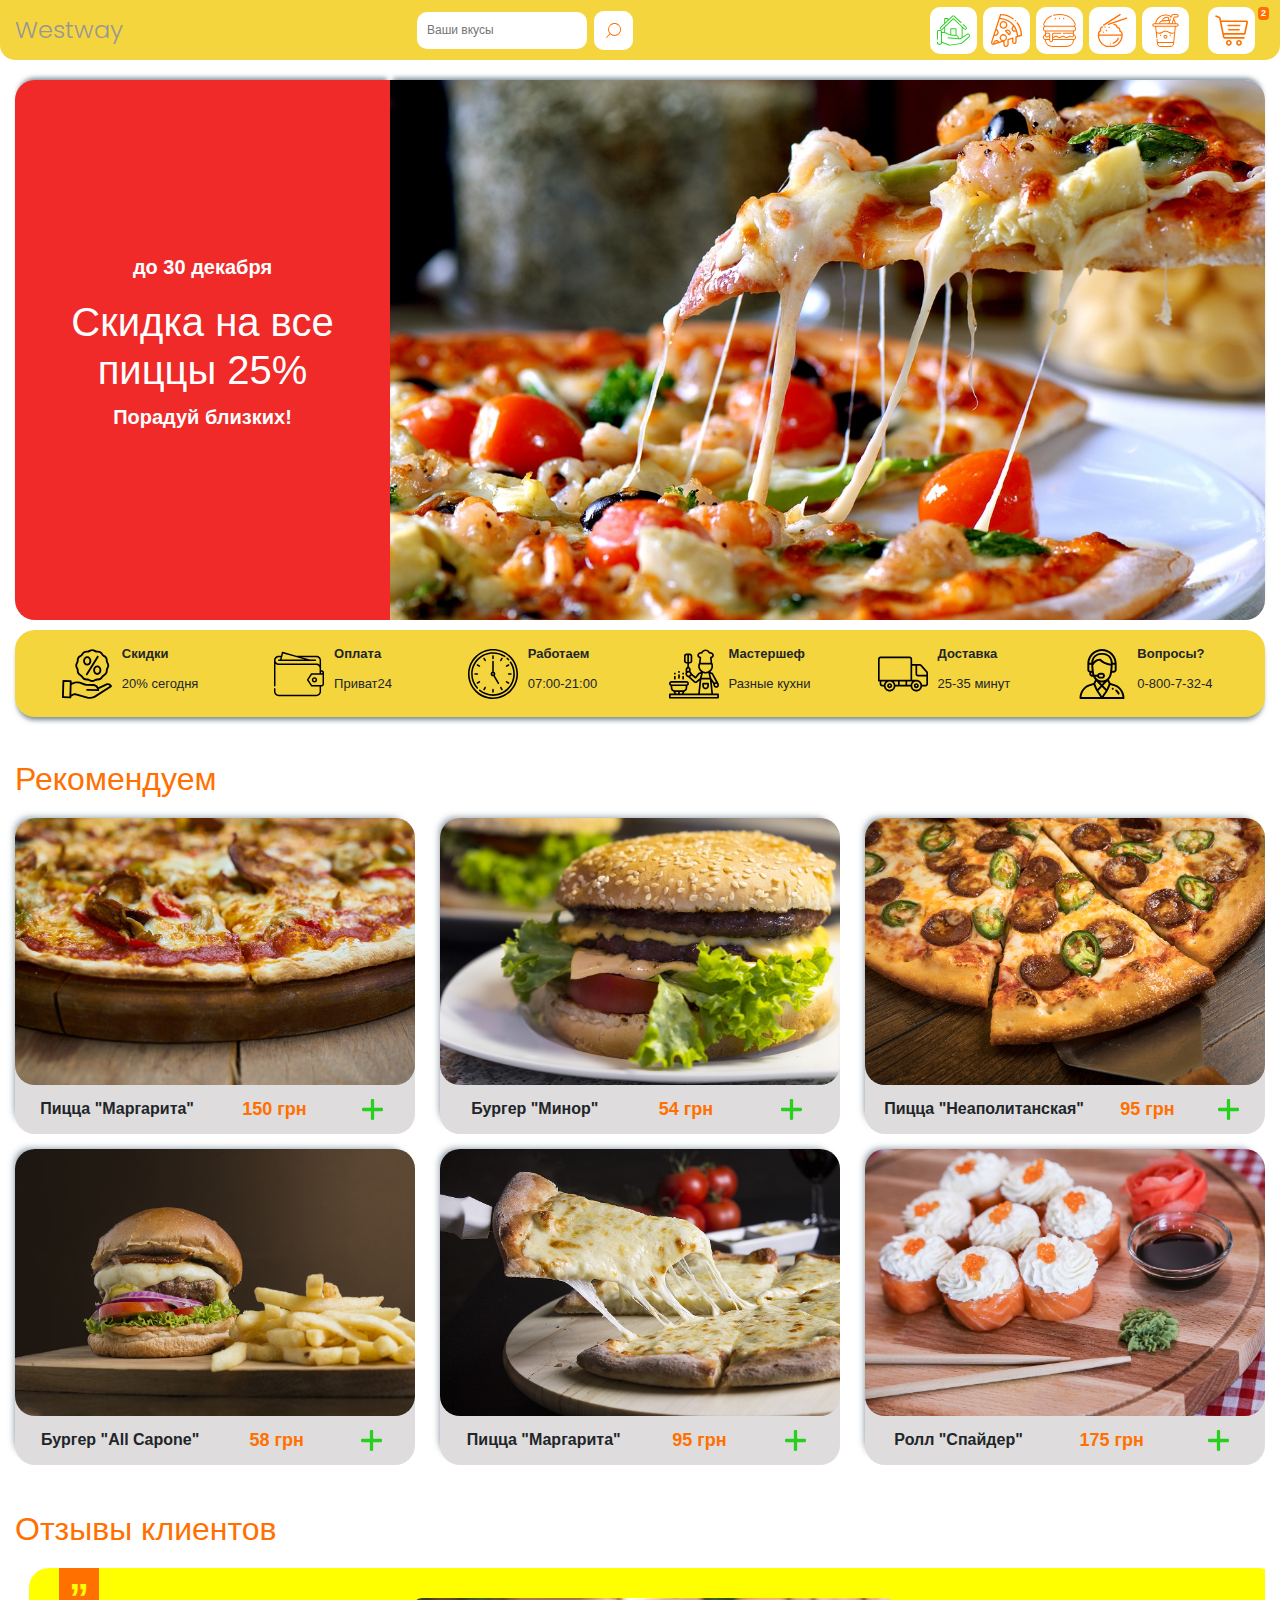
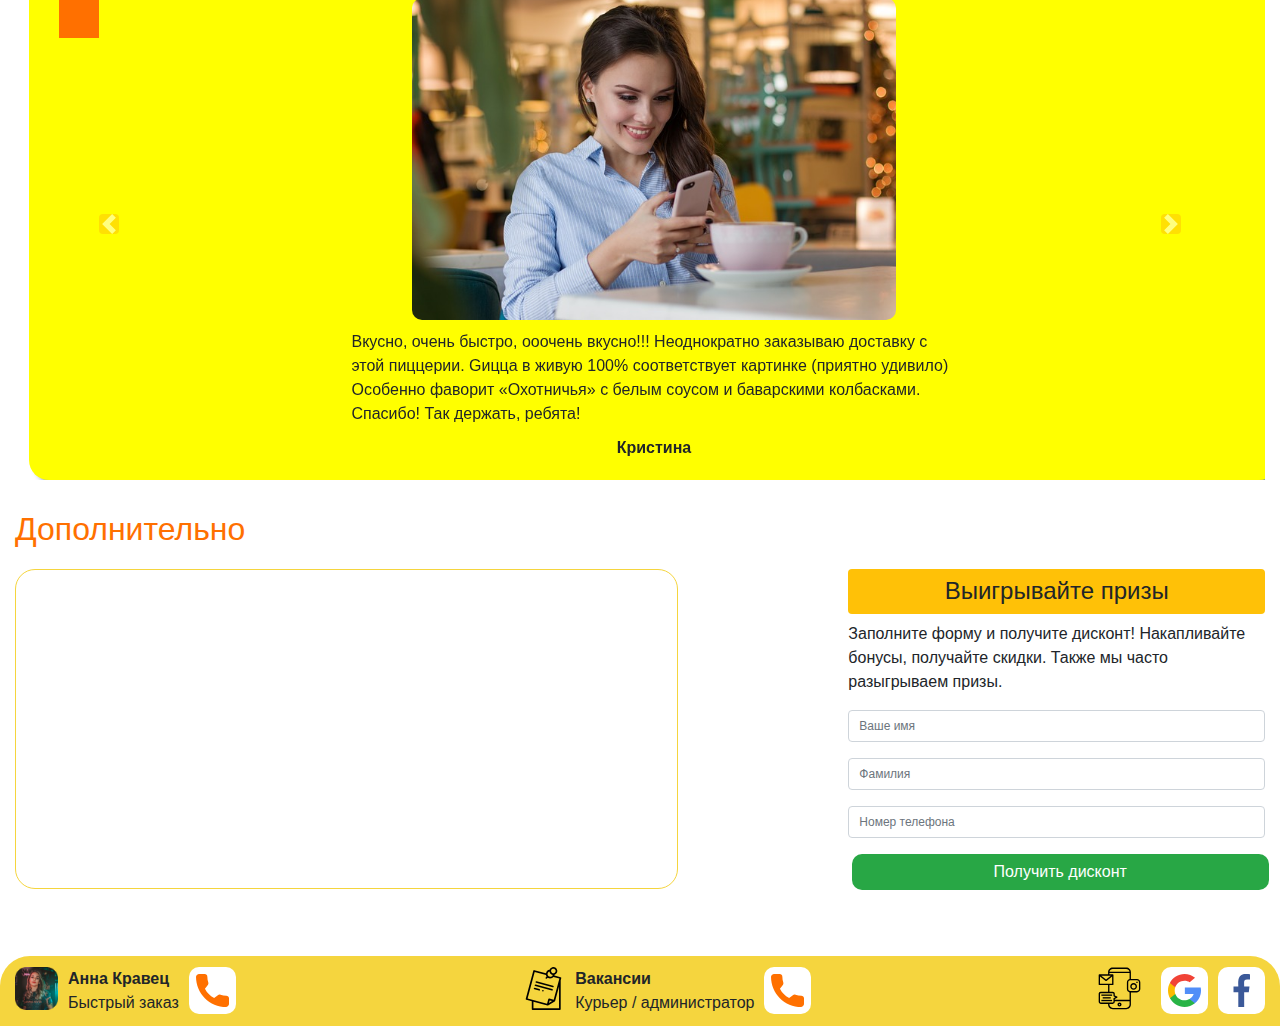
<file: index.html>
<!DOCTYPE html>
<html lang="ru">
<head>
  <meta charset="UTF-8">
  <meta name="viewport" content="width=device-width, initial-scale=1.0">
  <meta http-equiv="X-UA-Compatible" content="ie=edge">
  <meta name="description" content="Westway, доставка пиццы, главная">
  <meta name="keywords" content="Westway, доставка еды, пицца, напитки, роллы">
  <meta name="author" content="Артем Королев">
  <link rel="stylesheet" href="css/style.css">
  <link rel="stylesheet"
 href="https://stackpath.bootstrapcdn.com/bootstrap/4.5.0/css/bootstrap.min.css">
  <link rel="shortcut icon" href="img/pizza.ico" type="image/x-icon">
  <title>Westway</title>
</head>
<body>
   <!-- HEADER -->
   <header class="header">
      <div class="container-fluid">
         <div class="headerBox">
            <div class="logo">
               <a href="index.html"><span>Westway</span></a>
            </div>
            <form action="/search" method="POST">
               <input type="search" id="search" placeholder="Ваши вкусы">
               <button type="submit" title="Search">
                  <svg class="pulseAnim iconSearch">
                     <use xlink:href="#searchBtn"></use>
                  </svg>
               </button>
            </form><!-- /form -->
            <nav>
               <ul>
                  <li>
                     <a class="active" href="index.html" title="Home">
                        <svg class="iconsAnim Icon iconActive">
                           <use xlink:href="#house"></use>
                        </svg>
                     </a>
                  </li>
                  <li>
                     <a href="pizza.html" title="Pizza">
                        <svg class="iconsAnim Icon">
                           <use xlink:href="#slice"></use>
                        </svg>
                     </a>
                  </li>
                  <li>
                     <a href="burgers.html" title="Burgers">
                        <svg class="iconsAnim Icon">
                           <use xlink:href="#burger"></use>
                        </svg>
                     </a>
                  </li>
                  <li>
                     <a href="asian.html" title="Asian">
                        <svg class="iconsAnim Icon">
                           <use xlink:href="#rise"></use>
                        </svg>
                     </a>
                  </li>
                  <li>
                     <a href="cocktails.html" title="Cocktails">
                        <svg class="iconsAnim Icon">
                           <use xlink:href="#frappe"></use>
                        </svg>
                     </a>
                  </li>
                  <li>
                     <a href="shop.html" title="Cart-shop">
                        <svg class="pulseAnim Icon">
                           <use xlink:href="#shopping"></use>
                           <div class="bg-2">2</div>
                        </svg>
                     </a>
                  </li>
               </ul><!-- /ul -->
            </nav><!-- /nav -->
         </div><!-- /headerBox -->
      </div><!-- /container-->
   </header>

   <div class="wrapper">
   <!-- INTRO -->
   <section class="intro">
      <div class="container-fluid">
         <div class="introBox">
            <div class="introContent slideRight">
               <div class="contentInner">
                  <p>до 30 декабря</p>
                  <h1 class="pulse1">Скидка на все пиццы 25%</h1>
                  <p>Порадуй близких!</p>
                  <!-- <span>275 грн</span> -->
               </div>
            </div><!-- /introContent-->
            <div class="introBanner slideLeft">
               <!-- <img src="img/banner2.jpg" alt=""> -->
            </div><!-- /introBanner-->
         </div><!-- /introBox-->
      </div><!-- /container-->
   </section>

   <!-- INFORMATION -->
   <section class="information">
      <div class="container-fluid">
         <div class="informationBox fadeIn">
            <div class="badgeBox">
               <div class="infoBadge">
                     <img src="img/offer.svg" alt="">
                     <div class="subtitle">
                        <p class="name">Скидки</p>
                        <p class="desc">20% сегодня</p>
                     </div>
               </div><!-- /infoBadge-->
               <div class="infoBadge">
                     <img src="img/purse.svg" alt="">
                     <div class="subtitle">
                        <p class="name">Оплата</p>
                        <p class="desc">Приват24</p>
                     </div>
               </div><!-- /infoBadge-->
               <div class="infoBadge">
                     <img src="img/clock.svg" alt="">
                     <div class="subtitle">
                        <p class="name">Работаем</p>
                        <p class="desc">07:00-21:00</p>
                     </div>
               </div><!-- /infoBadge-->
            </div><!-- /badgeBox-->
            <div class="badgeBox">
               <div class="infoBadge">
                     <img src="img/cooking.svg" alt="">
                     <div class="subtitle">
                        <p class="name">Мастершеф</p>
                        <p class="desc">Разные кухни</p>
                     </div>
               </div><!-- /infoBadge-->
            <div class="infoBadge">
                  <img src="img/lorry.svg" alt="">
                  <div class="subtitle">
                     <p class="name">Доставка</p>
                     <p class="desc">25-35 минут</p>
                  </div>
            </div><!-- /infoBadge-->
            <div class="infoBadge">
                  <img src="img/support.svg" alt="">
                  <div class="subtitle">
                     <p class="name">Вопросы?</p>
                     <p class="desc">0-800-7-32-4</p>
                  </div>
            </div><!-- /infoBadge-->
         </div><!-- /badgeBox-->
         </div>
      </div>
   </section>

   <!-- POPULAR -->
   <section class="popular">
      <div class="container-fluid">
         <h2>Рекомендуем</h2>
         <div class="popularBox">
            <div class="popularCards">
               <div class="popimg scale">
               <a href="pizza.html"><img src="img/banner9.jpg" alt=""></a>
               </div>
               <div class="descriptionCards">
                  <div class="contentAdd">
                     <p>Пицца "Маргарита"</p>
                     <div class="popularPrice"><span>150 грн</span></div>
                     <a href="#exampleModalCenter" data-toggle="modal" data-target="#exampleModalCenter" title="add">
                        <svg class="pulseAnim iconAdd">
                           <use xlink:href="#plus"></use>
                        </svg>
                     </a>

                  </div>
               </div><!-- /descriptionCards-->
            </div><!-- /popularCards-->
            <div class="popularCards">
               <div class="popimg scale">
               <a href="burgers.html"><img src="img/burger3.jpg" alt=""></a>
               </div>
               <div class="descriptionCards">
                  <div class="contentAdd">
                     <p>Бургер "Минор"</p>
                     <div class="popularPrice"><span>54 грн</span></div>
                     <a href="#exampleModalCenter" data-toggle="modal" data-target="#exampleModalCenter" title="add">
                        <svg class="pulseAnim iconAdd">
                           <use xlink:href="#plus"></use>
                        </svg>
                     </a>
                  </div>
               </div><!-- /descriptionCards-->
            </div><!-- /popularCards-->
            <div class="popularCards">
               <div class="popimg scale">
               <a href="pizza.html"><img src="img/banner10.jpg" alt=""></a>
               </div>
               <div class="descriptionCards">
                  <div class="contentAdd">
                     <p>Пицца "Неаполитанская"</p>
                     <div class="popularPrice"><span>95 грн</span></div>
                     <a href="#exampleModalCenter" data-toggle="modal" data-target="#exampleModalCenter" title="add">
                        <svg class="pulseAnim iconAdd">
                           <use xlink:href="#plus"></use>
                        </svg>
                     </a>
                  </div>
               </div><!-- /descriptionCards-->
            </div><!-- /popularCards-->
            <div class="popularCards">
               <div class="popimg scale">
               <a href="burgers.html"><img src="img/burger5.jpg" alt=""></a>
               </div>
               <div class="descriptionCards">
                  <div class="contentAdd">
                     <p>Бургер "All Capone"</p>
                     <div class="popularPrice"><span>58 грн</span></div>
                     <a href="#exampleModalCenter" data-toggle="modal" data-target="#exampleModalCenter" title="add">
                        <svg class="pulseAnim iconAdd">
                           <use xlink:href="#plus"></use>
                        </svg>
                     </a>
                  </div>
               </div><!-- /descriptionCards-->
            </div><!-- /popularCards-->
            <div class="popularCards">
               <div class="popimg scale">
               <a href="pizza.html"><img src="img/banner4.jpg" alt=""></a>
               </div>
               <div class="descriptionCards">
                  <div class="contentAdd">
                     <p>Пицца "Маргарита"</p>
                     <div class="popularPrice"><span>95 грн</span></div>
                     <a href="#exampleModalCenter" data-toggle="modal" data-target="#exampleModalCenter" title="add">
                        <svg class="pulseAnim iconAdd">
                           <use xlink:href="#plus"></use>
                        </svg>
                     </a>
                  </div>
               </div><!-- /descriptionCards-->
            </div><!-- /popularCards-->
            <div class="popularCards">
               <div class="popimg scale">
               <a href="asian.html"><img src="img/rol1.jpg" alt=""></a>
               </div>
               <div class="descriptionCards">
                  <div class="contentAdd">
                     <p>Ролл "Спайдер"</p>
                     <div class="popularPrice"><span>175 грн</span></div>
                     <a href="#exampleModalCenter" data-toggle="modal" data-target="#exampleModalCenter" title="add">
                        <svg class="pulseAnim iconAdd">
                           <use xlink:href="#plus"></use>
                        </svg>
                     </a>
                  </div>
               </div><!-- /descriptionCards-->
            </div><!-- /popularCards-->
         </div><!-- /popularBox-->
      </div><!-- /container-fluid-->
   </section>

   <!-- COMMENTS -->
   <section class="comments">
      <div class="container-fluid">
         <h2>Отзывы клиентов</h2>
         <div class="commentsBox">
            <div id="carouselExampleControls" class="carousel slide" data-ride="carousel">
              <div class="carousel-inner">
                <div class="carousel-item active">
                  <div class="comments-card w-100 mr-2">
                     <img src="img/avatar1.jpg" alt="">
                     <div class="text">
                     <p>Вкусно, очень быстро, ооочень вкусно!!!
                        Неоднократно заказываю доставку с этой пиццерии.
                        Gицца в живую 100% соответствует картинке (приятно удивило)
                        Особенно фаворит «Охотничья» с белым соусом и баварскими колбасками.
                           Спасибо! Так держать, ребята!
                     </p>
                     </div>
                     <p class="names">Кристина</p>
                  </div>
                </div>
                <div class="carousel-item">
                   <div class="comments-card w-100">
                      <img src="img/avatar6.jpg" alt="">
                      <div class="text">
                      <p>У вас хорошая ценовая политика и приятная система
                         скидок, что тоже важно. Заказали первый раз, понравилось! Привезли вовремя,
                            оператору зачет! Ребята, вы крутые. Все очень вкусно и быстро. Культурные, адекватные и
                         не опаздывающие курьеры. Cпасибо вашим пиццайоло.
                      </p>
                      </div>
                      <p class="names">Ольга</p>
                   </div><!--/ comments-card -->
                </div>
                <div class="carousel-item">
                   <div class="comments-card w-100">
                      <img src="img/avatar4.jpg" alt="">
                      <div class="text">
                      <p>Все очень вкусно и пунктуально!
                         Хотите вкусно покушать, СОВЕТУЮ. Заказали первый
                         раз,все очень понравилось! Привезли вовремя, понравилось. Доставка в течении 25 мин. Заказывали 2 пиццы
                            первый раз. Пицца свежая,
                            планирую заказывать у Вас в дальнейшем! теплая
                            и вкусная. Рекомендую
                      </p>
                      </div>
                      <p class="names">Ефим</p>
                   </div>
                </div>
              </div>
              <a class="carousel-control-prev" href="#carouselExampleControls" role="button" data-slide="prev">
                <span class="carousel-control-prev-icon bg-warning rounded" aria-hidden="true"></span>
                <span class="sr-only">Previous</span>
              </a>
              <a class="carousel-control-next" href="#carouselExampleControls" role="button" data-slide="next">
                <span class="carousel-control-next-icon bg-warning rounded" aria-hidden="true"></span>
                <span class="sr-only">Next</span>
              </a>
            </div>
         </div><!-- / commentsBox -->
      </div><!-- / container -->
   </section>





   <!-- PRESENTS -->
   <section class="presents">
      <div class="container-fluid">
         <h2>Дополнительно</h2>
         <div class="presentsBox">
            <div class="presentsMap">
               <iframe class="maps" src="https://www.google.com/maps/embed?pb=!1m18!1m12!1m3!1d624.1669238883746!2d35.0404081260666!3d48.47327177911211!2m3!1f0!2f0!3f0!3m2!1i1024!2i768!4f13.1!3m3!1m2!1s0x40dbe27b63b2459d%3A0x3eb9a63b6a74c797!2z0JDRgNGCINC_0ZbRhtCw!5e0!3m2!1suk!2sua!4v1606609635217!5m2!1suk!2sua" width="500" height="450" allowfullscreen="" aria-hidden="false" tabindex="0">
               </iframe>
            </div>
            <div class=" col-md-4 px-0">
               <h4 class="tossing text-center bg-warning py-2 rounded">Выигрывайте призы</h4>
               <p>Заполните форму и получите дисконт! Накапливайте бонусы, получайте скидки.
                  Также мы часто разыгрываем призы.
               </p>
               <form class="formDiscount">
                  <div class="form-group w-100">
                      <input type="text" class="form-control" placeholder="Ваше имя" required>
                 </div>
                 <div class="form-group w-100">
                      <input type="text" class="form-control" placeholder="Фамилия" required>
                 </div>
                 <div class="form-group w-100">
                      <input type="tel" class="form-control" placeholder="Номер телефона" required>
                 </div>
                 <button class="btn btn-success w-100" type="submit">Получить дисконт</button>
               </form>
            </div>
         </div><!-- / mapsBox -->
      </div><!-- / container -->
   </section>
   </div><!-- /Wrapper -->

      <!-- FOOTER -->
   <footer class="footer">
      <div class="container-fluid">
         <div class="footerBox">
            <!-- footerContent -->
            <div class="footerContent">
               <img src="img/person.png" alt="">
               <div class="contentUser">
                  <p>Анна Кравец</p>
                  <p>Быстрый заказ</p>
               </div>
               <a href="tel:+38(888)-888-88-88">
                  <svg class="pulseAnim Icon">
                     <use xlink:href="#call"></use>
                  </svg>
               </a>
            </div>
            <!-- footerContent -->
            <div class="footerContent jobs">
               <img src="img/job.svg" alt="">
               <div class="contentUser">
                  <p>Вакансии</p>
                  <p>Курьер / администратор</p>
               </div>
               <a href="tel:+38(888)-724-88-88">
                  <svg class="pulseAnim Icon">
                     <use xlink:href="#call"></use>
                  </svg>
               </a>
            </div>
            <!-- footerContent -->
            <div class="footerContent footerSocial">
               <img src="img/media.svg" alt="">
               <div class="contentSocial">
                  <a href="#">
                     <svg class="pulseAnim Icon">
                        <use xlink:href="#google"></use>
                     </svg>
                  </a>
                  <a href="#">
                     <svg class="pulseAnim Icon">
                        <use xlink:href="#facebook"></use>
                     </svg>
                  </a>
               </div><!-- /contentSocial -->
            </div><!-- /footerContent -->
         </div><!-- /footerBox -->
      </div><!-- /container -->
   </footer>


   <!-- MODAL ADD -->
<div class="modal fade" id="exampleModalCenter" tabindex="-1" role="dialog" aria-labelledby="exampleModalCenterTitle" aria-hidden="true">
   <div class="modal-dialog modal-sm modal-dialog-centered" role="document">
      <div class="modal-content">
         <div class="modal-header">
            <h5 class="modal-title text-warning" id="exampleModalLongTitle">Успешно добавлено</h5>
            <button type="button" class="close" data-dismiss="modal" aria-label="Close">
               <span class="text-warning" aria-hidden="true">&times;</span>
            </button>
         </div>
         <div class="modal-body text-center">
            <img class="addCart" src="img/buy.svg" alt="">
         </div>
         <div class="modal-footer">
            <a class="btn btn-warning" href="shop.html" role="button">Перейти в корзину</a>
         </div>
      </div>
   </div>
</div>







<!-- SPRITES -->
<svg display="none">
   <symbol id="plus" viewBox="0 0 492 492">
      <g>
      	<path d="M465.064,207.566l0.028,0H284.436V27.25c0-14.84-12.016-27.248-26.856-27.248h-23.116
      	c-14.836,0-26.904,12.408-26.904,27.248v180.316H26.908c-14.832,0-26.908,12-26.908,26.844v23.248
      	c0,14.832,12.072,26.78,26.908,26.78h180.656v180.968c0,14.832,12.064,26.592,26.904,26.592h23.116
      	c14.84,0,26.856-11.764,26.856-26.592V284.438h180.624c14.84,0,26.936-11.952,26.936-26.78V234.41
      	C492,219.566,479.904,207.566,465.064,207.566z"/>
      </g>
   </symbol>
   <symbol id="burger" viewBox="0 0 512 512">
      <g>
         <path d="m186.826 85.343c2.665 0 5.247-1.425 6.603-3.935l6.504-12.035c1.969-3.643.612-8.192-3.031-10.161-3.646-1.969-8.193-.61-10.161 3.031l-6.504 12.035c-1.969 3.643-.612 8.193 3.031 10.161 1.133.613 2.353.904 3.558.904z"/>
         <path d="m263.408 78.666v-13.68c0-4.141-3.357-7.498-7.498-7.498s-7.498 3.357-7.498 7.498v13.68c0 4.141 3.357 7.498 7.498 7.498s7.498-3.357 7.498-7.498z"/>
         <path d="m325.175 85.242c1.277 0 2.571-.327 3.755-1.013 3.582-2.078 4.802-6.666 2.724-10.248l-6.863-11.834c-2.078-3.582-6.666-4.801-10.248-2.724-3.582 2.078-4.802 6.666-2.724 10.248l6.863 11.834c1.391 2.397 3.907 3.737 6.493 3.737z"/>
         <path d="m512 231.606v-6.606c0-14.005-7.054-26.388-17.791-33.8 2.527-2.041 4.806-4.445 6.756-7.203 6.651-9.406 8.322-21.521 4.471-32.406-9.3-26.29-28.628-64.149-67.893-95.215-45.273-35.818-106.316-54.532-181.435-55.619-.072-.001-.145-.001-.217 0-33.951.491-65.402 4.645-93.479 12.346-3.993 1.095-6.343 5.221-5.248 9.214s5.22 6.345 9.214 5.248c26.826-7.358 56.978-11.332 89.621-11.812 162.214 2.39 217.053 89.26 235.298 140.839 2.263 6.396 1.323 13.229-2.578 18.748-3.868 5.471-9.934 8.609-16.642 8.609h-432.158c-6.733 0-12.831-3.156-16.728-8.66-3.851-5.437-4.797-12.142-2.597-18.394 13.301-37.796 43.846-89.012 113.825-118.36 3.819-1.602 5.617-5.995 4.015-9.814-1.602-3.82-5.998-5.615-9.814-4.015-34.074 14.29-62.586 34.936-84.742 61.364-16.303 19.445-28.896 41.599-37.429 65.847-3.836 10.902-2.195 22.58 4.505 32.039 1.951 2.756 4.271 5.174 6.855 7.232-10.748 7.411-17.809 19.8-17.809 33.812v6.606c0 19.799 14.089 36.368 32.767 40.211l-.15 44.776c-18.602 3.901-32.617 20.428-32.617 40.172v6.606c0 19.788 14.074 36.349 32.737 40.204-.503 7.891-.245 20.697 4.305 34.945 12.263 38.4 45.474 56.688 71.174 65.267 14.821 4.947 30.649 7.456 47.044 7.456h201.481c16.395 0 32.222-2.509 47.043-7.456 25.701-8.58 58.912-26.867 71.174-65.267 4.55-14.247 4.808-27.054 4.305-34.945 18.663-3.854 32.737-20.416 32.737-40.204v-6.606c0-19.797-14.091-36.352-32.767-40.194v-44.754c18.678-3.842 32.767-20.412 32.767-40.211zm-497.004 131.765v-6.606c0-11.394 7.361-21.081 17.57-24.611l-.015 4.419c0 10.643 5.969 20.075 15.576 24.616 9.663 4.567 20.811 3.177 29.09-3.627 3.873-3.183 8.588-6.128 16.792-6.128.863 0 1.676.035 2.469.084v37.909h-55.427c-14.367 0-26.055-11.689-26.055-26.056zm298.792-58.651h150.449v31.856c0 4.857-2.613 8.991-6.988 11.058-4.432 2.094-9.351 1.476-13.16-1.654-5.406-4.443-13.283-9.543-26.321-9.543-16.099 0-24.353 6.538-31.635 12.307-6.394 5.065-11.445 9.065-22.325 9.065-10.881 0-15.931-4-22.325-9.065-7.282-5.768-15.536-12.307-31.636-12.307s-24.714 6.824-31.636 12.307c-6.394 5.065-11.444 9.065-22.323 9.065-10.88 0-15.93-4-22.323-9.065-6.921-5.483-15.536-12.307-31.635-12.307-16.1 0-24.353 6.538-31.636 12.307-4.558 3.611-8.451 6.667-14.245 8.129v-42.219c0-5.478 4.456-9.934 9.934-9.934h112.646c4.141 0 7.498-3.357 7.498-7.498s-3.357-7.498-7.498-7.498h-112.647c-13.747 0-24.93 11.183-24.93 24.93v92.341c0 8.155-6.634 14.79-14.789 14.79s-14.789-6.635-14.789-14.79v-92.341c0-13.747-11.184-24.93-24.93-24.93h-38.781v-17.066h416.474v17.066h-150.449c-4.141 0-7.498 3.357-7.498 7.498s3.357 7.498 7.498 7.498zm-227.245 0c5.478 0 9.935 4.456 9.935 9.934v21.846c-.803-.037-1.62-.063-2.469-.063-13.034 0-20.909 5.097-26.313 9.538-3.81 3.13-8.729 3.749-13.163 1.654-4.375-2.067-6.987-6.201-6.987-11.057v-31.852zm374.13 129.238c-8.308 26.017-29.046 44.725-61.638 55.604-13.287 4.436-27.517 6.685-42.295 6.685h-201.48c-14.778 0-29.008-2.249-42.295-6.685-63.845-21.312-66.519-68.39-65.308-85.14h48.822v2.572c0 16.424 13.361 29.786 29.785 29.786s29.785-13.361 29.785-29.786v-2.572h308.256c.423 6.405.271 17.313-3.632 29.536zm36.331-77.193v6.606c0 14.367-11.689 26.056-26.056 26.056h-314.9v-17.248c10.995-1.754 17.607-6.968 23.556-11.68 6.394-5.065 11.445-9.065 22.325-9.065s15.93 4 22.323 9.065c6.922 5.483 15.536 12.307 31.635 12.307s24.353-6.538 31.635-12.307c6.394-5.065 11.444-9.065 22.324-9.065 10.881 0 15.931 4 22.325 9.065 7.282 5.768 15.536 12.307 31.636 12.307s24.354-6.538 31.636-12.307c6.394-5.065 11.444-9.065 22.324-9.065 8.207 0 12.924 2.947 16.799 6.133 8.278 6.803 19.425 8.194 29.089 3.627 9.608-4.54 15.577-13.973 15.577-24.617v-4.508c10.318 3.469 17.772 13.225 17.772 24.696zm-26.055-99.103h-429.898c-14.367 0-26.056-11.689-26.056-26.056v-6.606c0-14.367 11.689-26.056 26.056-26.056h429.897c14.367 0 26.056 11.689 26.056 26.056v6.606c0 14.367-11.688 26.056-26.055 26.056z"/></g>
         </g>
   </symbol>
   <symbol id="house" viewBox="0 0 512 512">
      <g>
         <path d="M506.552,317.933c-9.739-14.312-29.351-18.1-43.707-8.452l-65.34,43.728l-0.19-136.11l22.7,21.265
   		c4.827,4.521,11.121,7.009,17.729,7.009c0.012,0,0.026,0,0.039,0c7.134-0.01,14.022-3,18.898-8.205
   		c4.737-5.057,7.222-11.655,6.996-18.581c-0.226-6.926-3.136-13.349-8.193-18.086l-43.035-40.314
   		c-2.946-2.76-7.571-2.609-10.33,0.337c-2.759,2.946-2.608,7.57,0.337,10.33l43.035,40.314c2.208,2.068,3.478,4.872,3.577,7.895
   		c0.098,3.023-0.986,5.904-3.055,8.111c-2.16,2.306-5.09,3.578-8.252,3.582c-0.006,0-0.011,0-0.017,0
   		c-2.883,0-5.63-1.086-7.737-3.06c-0.001-0.001-0.001-0.001-0.001-0.001L259.124,67.616c-2.816-2.637-7.198-2.633-10.007,0.014
   		L78.679,228.188c-2.201,2.074-5.079,3.16-8.103,3.076c-3.024-0.09-5.831-1.353-7.905-3.556c-2.074-2.201-3.167-5.079-3.076-8.102
   		c0.09-3.024,1.353-5.831,3.554-7.905L246.326,39.143c4.342-4.091,11.154-4.101,15.507-0.021L369,139.514
   		c2.945,2.759,7.57,2.609,10.33-0.337c2.759-2.946,2.608-7.57-0.337-10.33L271.827,28.455c-9.973-9.344-25.576-9.323-35.523,0.049
   		l-58.639,55.24l-0.016-9.853c-0.004-3.106-1.218-6.024-3.417-8.216c-2.195-2.189-5.109-3.394-8.209-3.394
   		c-0.006,0-0.011,0-0.017,0l-41.947,0.059c-3.106,0.004-6.023,1.218-8.216,3.417c-2.192,2.199-3.398,5.12-3.393,8.227l0.116,71.087
   		l-59.439,55.993c-5.044,4.751-7.935,11.182-8.142,18.108c-0.207,6.926,2.296,13.518,7.047,18.56
      	c4.75,5.044,11.181,7.936,18.108,8.143c0.265,0.008,0.53,0.012,0.795,0.012c6.635,0,12.918-2.49,17.767-7.06l22.649-21.336
   		l0.09,64.291c-7.328-1.067-14.742-1.627-22.19-1.627H76.746v-4.382c0-14.711-11.969-26.68-26.68-26.68H26.68
      	C11.969,249.092,0,261.06,0,275.772V390.29c0,4.036,3.272,7.308,7.308,7.308s7.308-3.272,7.308-7.308V275.772
   		c0-6.652,5.412-12.064,12.064-12.064h23.385c6.652,0,12.064,5.412,12.064,12.064v11.69v149.796v11.575
   		c0,6.652-5.412,12.064-12.064,12.064H26.68c-6.652,0-12.064-5.412-12.064-12.064v-12.788c0-4.036-3.272-7.308-7.308-7.308
   		S0,432.009,0,436.045v12.788c0,14.711,11.969,26.68,26.68,26.68h23.385c14.711,0,26.68-11.968,26.68-26.68v-0.993l107.024,40.528
   		c0.198,0.075,0.399,0.141,0.603,0.198c4.653,1.314,9.304,1.973,13.896,1.973c2.484,0,4.951-0.193,7.393-0.579l157.281-22.672
   		c0.037-0.005,0.073-0.011,0.11-0.017c13.372-2.135,25.987-7.788,36.48-16.346c0.091-0.074,0.181-0.151,0.268-0.23l101.611-91.388
   		C513.244,348.802,515.453,331.015,506.552,317.933z M163.037,76.902l0.034,20.59l-35.912,33.83l-0.089-54.371L163.037,76.902z
      	M254.141,82.976l128.538,120.412l0.223,159.593l-20.691,13.848L340.3,375.6l-0.579-5.82
   		c-2.039-20.498-17.171-36.987-37.18-40.922l-0.132-94.945c-0.01-7.286-5.942-13.207-13.227-13.207c-0.006,0-0.011,0-0.018,0
   		l-69.654,0.098c-3.533,0.005-6.853,1.385-9.347,3.887c-2.495,2.501-3.866,5.825-3.861,9.357l0.116,82.781
   		c-13.797-3.154-26.971-8.363-39.288-15.568c-1.537-0.899-3.089-1.767-4.654-2.611c-0.61-0.329-1.23-0.638-1.845-0.959
   		c-0.952-0.497-1.902-0.997-2.864-1.474c-0.766-0.38-1.541-0.74-2.313-1.107c-0.819-0.389-1.637-0.782-2.462-1.157
   		c-0.84-0.381-1.687-0.744-2.533-1.11c-0.773-0.334-1.546-0.67-2.324-0.991c-0.87-0.359-1.745-0.704-2.621-1.047
   		c-0.777-0.304-1.555-0.606-2.336-0.898c-0.867-0.324-1.738-0.637-2.611-0.944c-0.819-0.289-1.639-0.571-2.463-0.846
   		c-0.836-0.279-1.674-0.552-2.516-0.817c-0.897-0.283-1.798-0.553-2.7-0.82c-0.775-0.228-1.549-0.456-2.328-0.672
   		c-1.017-0.283-2.039-0.548-3.062-0.81c-0.479-0.123-0.955-0.262-1.437-0.381l-0.113-80.878L254.141,82.976z M287.923,327.029
   		l-61.125-7.037l-5.759-0.663l-0.118-83.911l66.874-0.094L287.923,327.029z M491.673,348.41l-101.511,91.298
   		c-8.459,6.859-18.606,11.396-29.361,13.122l-157.213,22.662c-0.033,0.005-0.065,0.01-0.098,0.015l-0.109,0.017
   		c-4.763,0.754-9.723,0.436-14.744-0.942L76.746,432.21V294.77h12.505c10.645,0,21.218,1.229,31.514,3.616
   		c0.383,0.089,0.765,0.18,1.147,0.272c1.265,0.305,2.527,0.619,3.783,0.959c0.11,0.03,0.219,0.062,0.329,0.092
   		c1.259,0.344,2.513,0.707,3.763,1.086c0.224,0.068,0.449,0.135,0.672,0.204c1.33,0.411,2.654,0.84,3.971,1.29
   		c0.136,0.047,0.271,0.095,0.407,0.142c2.743,0.947,5.459,1.98,8.141,3.098c0.146,0.061,0.292,0.122,0.438,0.184
   		c1.337,0.562,2.666,1.143,3.986,1.747c0.035,0.016,0.071,0.033,0.106,0.05c1.276,0.586,2.543,1.194,3.802,1.819
   		c0.148,0.073,0.297,0.145,0.445,0.219c1.23,0.615,2.45,1.252,3.663,1.904c0.229,0.123,0.457,0.249,0.686,0.373
   		c1.224,0.667,2.441,1.347,3.646,2.052c17.391,10.173,36.323,16.762,56.271,19.585c0.063,0.009,0.125,0.017,0.188,0.024
   		l81.881,9.427c0.453,0.065,0.903,0.14,1.35,0.224c12.054,2.264,21.568,11.171,24.751,22.77c0.472,1.718,0.804,3.496,0.986,5.319
   		l0.325,3.27l-153.46-13.445c-4.018-0.351-7.566,2.622-7.918,6.642c-0.353,4.021,2.622,7.566,6.642,7.918l162.242,14.215
   		c0.039,0.003,0.077,0.002,0.115,0.005c0.038,0.003,0.075,0.009,0.114,0.012l30.597,1.717c0.137,0.008,0.273,0.011,0.409,0.011
   		c0.145,0,0.288-0.023,0.432-0.032c0.163-0.01,0.326-0.016,0.488-0.036c0.218-0.028,0.431-0.075,0.645-0.122
   		c0.153-0.034,0.307-0.059,0.457-0.103c0.234-0.067,0.459-0.158,0.686-0.249c0.122-0.049,0.248-0.086,0.368-0.142
   		c0.341-0.158,0.673-0.34,0.989-0.552l25.972-17.381c0.001-0.001,0.002-0.002,0.003-0.003l76.702-51.332
   		c7.717-5.187,18.251-3.152,23.482,4.536C499.249,333.181,498.062,342.736,491.673,348.41z"/>
         </g>
      </symbol>
      <symbol id="slice" viewBox="0 0 512.003 512.003">
         <g>
         <path d="m386.279 111.831c3.536 2.353 8.259 2.19 11.636-.38 3.181-2.421 4.598-6.666 3.568-10.517-1.104-4.129-4.846-7.163-9.113-7.394-4.247-.23-8.267 2.354-9.831 6.303-1.705 4.303-.151 9.438 3.74 11.988z"/><path d="m429.848 131.761c-3.338-4.399-9.609-5.264-14.011-1.923-4.399 3.337-5.261 9.61-1.923 14.011 39.529 52.112 61.093 113.87 62.589 179.033l-38.835 12.324c-4.112-29.492-10.702-56.996-19.635-81.911-.001-.002-.001-.004-.002-.006-9.099-25.404-20.867-48.756-34.98-69.41-.005-.007-.009-.013-.013-.02-47.371-69.326-122.763-111.476-224.21-125.394l12.371-38.384c65.514 1.462 127.636 22.738 180.094 61.755 1.793 1.333 3.885 1.977 5.96 1.977 3.054 0 6.069-1.395 8.032-4.033 3.296-4.432 2.375-10.695-2.057-13.992-57.864-43.039-126.778-65.788-199.286-65.788-4.341 0-8.187 2.801-9.518 6.933l-76.8 238.298-26.516 82.265c-.017.053-.033.107-.049.16l-33.998 105.49c-3.909 12.145-.734 25.316 8.286 34.375 9.111 9.149 22.434 12.405 34.772 8.488l146.18-46.393v40.064c0 22.72 18.271 41.698    40.729 42.307.395.011.79.017 1.184.017 11.026 0 21.391-4.196 29.295-11.89 8.12-7.903 12.593-18.477 12.593-29.773v-67.322l52.53-16.672v45.353c0 19.426 15.898 35.229 35.44 35.229 9.441 0 18.327-3.653 25.028-10.296 6.707-6.665 10.401-15.52 10.401-24.934v-67.844l76.112-24.152c4.154-1.317 6.976-5.174 6.976-9.531 0-72.242-23.078-140.852-66.739-198.411zm-59.205 69.603c10.08 15.716 18.775 33.018 25.935 51.604-4.179 2.257-8.886 3.461-13.719 3.461-15.925 0-28.88-12.955-28.88-28.88 0-11.349 6.72-21.517 16.664-26.185zm-267.268 110.596c-8.033 7.971-18.872 11.879-29.819 11.092l22.67-70.34c2.583 1.567 4.985 3.441 7.141 5.58 7.232 7.176 11.214 16.709 11.214 26.843-.001 10.128-3.98 19.655-11.206 26.825zm-32.745 139.726c.143-15.604 12.881-28.257 28.519-28.257 9.317 0 17.881 4.594 23.145 11.862zm162.174-56.755c-14.619 14.509-38.406 14.508-53.025 0-7.058-7.003-10.943-16.308-10.943-26.2 0-9.894 3.886-19.198 10.943-26.202 7.31-7.254 16.911-10.881 26.513-10.881s19.203 3.627 26.513 10.881c7.057 7.003 10.943 16.309 10.943 26.202-.001 9.892-3.887 19.198-10.944 26.2zm167.669-47.922c-4.153 1.319-6.974 5.175-6.974 9.531v75.16c0 4.047-1.598 7.863-4.49 10.738-2.922 2.896-6.807 4.491-10.939 4.491-8.514 0-15.44-6.832-15.44-15.229v-59.02c0-3.189-1.522-6.186-4.095-8.07-2.573-1.883-5.891-2.426-8.931-1.461l-72.53 23.021c-4.153 1.318-6.975 5.174-6.975 9.531v74.64c0 5.852-2.323 11.335-6.542 15.44-4.284 4.17-9.936 6.391-15.987 6.214-11.729-.318-21.271-10.328-21.271-22.315v-47.439c7.517-2.76 14.565-7.131 20.593-13.113 0 0 0 0 0-.001 10.869-10.786 16.855-25.133 16.855-40.397 0-15.265-5.986-29.611-16.855-40.397-22.387-22.217-58.813-22.218-81.201-.001-10.87 10.786-16.855 25.134-16.855 40.398s5.985 29.611 16.855 40.397c3.493 3.466 7.328 6.392 11.397 8.777l-35.156 11.158c-8.322-15.477-24.719-25.631-42.783-25.631-26.754 0-48.52 21.767-48.52 48.521 0 1.892.109 3.772.325 5.636-4.218.404-8.335-1.063-11.435-4.177-3.771-3.788-5.05-9.072-3.421-14.133l31.203-96.817c3.019.471 6.045.705 9.057.705 15.168 0 29.926-5.913 41.105-17.007 11.038-10.954 17.117-25.523 17.117-41.022 0-15.505-6.082-30.08-17.126-41.039-4.396-4.363-9.472-7.999-14.983-10.763l50.123-155.522c92.169 11.962 161.537 47.925 206.497 107.028-15.118 8.474-25.113 24.716-25.113 42.711 0 26.952 21.928 48.88 48.88 48.88 7.099 0 14.037-1.537 20.373-4.442 6.763 21.378 11.821 44.622 15.087 69.354z"/><path d="m269.769 169.329c0-16.081-6.307-31.195-17.758-42.56-23.588-23.406-61.969-23.406-85.557 0-11.451 11.364-17.758 26.478-17.758 42.56 0 16.081 6.307 31.195 17.758 42.56 11.794 11.703 27.286 17.555 42.778 17.555s30.984-5.852 42.778-17.555c11.452-11.365 17.759-26.479 17.759-42.56zm-31.846 28.362c-15.82 15.699-41.561 15.699-57.381 0-7.64-7.58-11.846-17.652-11.846-28.362s4.206-20.782 11.846-28.362c7.91-7.85 18.3-11.774 28.69-11.774 10.391 0 20.78 3.925 28.69 11.774 7.64 7.58 11.846 17.652 11.846 28.362.001 10.71-4.205 20.782-11.845 28.362z"/><path d="m308.857 255.15c-20.34-21.006-54.085-21.444-75.224-.978-1.905 1.846-3 4.372-3.043 7.023-.042 2.651.97 5.212 2.815 7.117l59.864 61.824c1.961 2.026 4.571 3.044 7.185 3.044 2.505 0 5.014-.936 6.955-2.815 21.138-20.467 21.788-54.208 1.448-75.215zm-9.23 52.803-43.844-45.279c12.65-6.379 28.436-4.217 38.705 6.389 10.271 10.606 11.922 26.453 5.139 38.89z"/>
         </g>
      </symbol>
      <symbol id="shopping" viewBox="0 0 511.999 511.999">
         <g>
         	<g>
         		<path d="M214.685,402.828c-24.829,0-45.029,20.2-45.029,45.029c0,24.829,20.2,45.029,45.029,45.029s45.029-20.2,45.029-45.029
         			C259.713,423.028,239.513,402.828,214.685,402.828z M214.685,467.742c-10.966,0-19.887-8.922-19.887-19.887
         			c0-10.966,8.922-19.887,19.887-19.887s19.887,8.922,19.887,19.887C234.572,458.822,225.65,467.742,214.685,467.742z"/>
         	</g>
         </g>
         <g>
         	<g>
         		<path d="M372.63,402.828c-24.829,0-45.029,20.2-45.029,45.029c0,24.829,20.2,45.029,45.029,45.029s45.029-20.2,45.029-45.029
         			C417.658,423.028,397.458,402.828,372.63,402.828z M372.63,467.742c-10.966,0-19.887-8.922-19.887-19.887
         			c0-10.966,8.922-19.887,19.887-19.887c10.966,0,19.887,8.922,19.887,19.887C392.517,458.822,383.595,467.742,372.63,467.742z"/>
         	</g>
         </g>
         <g>
         	<g>
         		<path d="M383.716,165.755H203.567c-6.943,0-12.571,5.628-12.571,12.571c0,6.943,5.629,12.571,12.571,12.571h180.149
         			c6.943,0,12.571-5.628,12.571-12.571C396.287,171.382,390.659,165.755,383.716,165.755z"/>
         	</g>
         </g>
         <g>
         	<g>
         		<path d="M373.911,231.035H213.373c-6.943,0-12.571,5.628-12.571,12.571s5.628,12.571,12.571,12.571h160.537
         			c6.943,0,12.571-5.628,12.571-12.571C386.481,236.664,380.853,231.035,373.911,231.035z"/>
         	</g>
         </g>
         <g>
         	<g>
         		<path d="M506.341,109.744c-4.794-5.884-11.898-9.258-19.489-9.258H95.278L87.37,62.097c-1.651-8.008-7.113-14.732-14.614-17.989
         			l-55.177-23.95c-6.37-2.767-13.773,0.156-16.536,6.524c-2.766,6.37,0.157,13.774,6.524,16.537L62.745,67.17l60.826,295.261
         			c2.396,11.628,12.752,20.068,24.625,20.068h301.166c6.943,0,12.571-5.628,12.571-12.571c0-6.943-5.628-12.571-12.571-12.571
         			H148.197l-7.399-35.916H451.69c11.872,0,22.229-8.44,24.624-20.068l35.163-170.675
         			C513.008,123.266,511.136,115.627,506.341,109.744z M451.69,296.301H135.619l-35.161-170.674l386.393,0.001L451.69,296.301z"/>
         	</g>
         </g>
      </symbol>
      <symbol id="frappe" viewBox="0 0 512 512">
         <g>
            <path d="m188.817 339.291v-11.821c0-4.142-3.357-7.5-7.5-7.5s-7.5 3.358-7.5 7.5v11.821c0 4.142 3.357 7.5 7.5 7.5s7.5-3.358 7.5-7.5z"/>
            <path d="m285.779 349.102c0-23.28-21.612-23.28-30.841-23.28s-30.842 0-30.842 23.28c0 18.538 13.836 33.619 30.842 33.619s30.841-15.082 30.841-33.619zm-46.682 0c0-5.742.641-8.28 15.842-8.28 15.2 0 15.841 2.539 15.841 8.28 0 10.266-7.106 18.619-15.841 18.619-8.736-.001-15.842-8.353-15.842-18.619z"/>
            <path d="m336.06 339.291v-11.821c0-4.142-3.357-7.5-7.5-7.5s-7.5 3.358-7.5 7.5v11.821c0 4.142 3.357 7.5 7.5 7.5s7.5-3.358 7.5-7.5z"/>
            <path d="m433.324 142.456h-17.33c-3.979-23.495-13.21-46.005-26.881-65.594l7.298-22.456h36.913c14.999 0 27.202-12.203 27.202-27.203s-12.203-27.203-27.202-27.203h-50.184c-19.66 0-37.031 12.119-43.892 30.374-25.113-15.049-53.696-22.985-83.248-22.985-39.581 0-77.704 14.411-107.346 40.578-27.935 24.659-46.478 58.035-52.641 94.489h-17.337c-14.999 0-27.202 12.203-27.202 27.203s12.203 27.203 27.202 27.203h16.853l17.969 167.295c.413 3.847 3.665 6.7 7.448 6.7.268 0 .538-.014.81-.043 4.118-.442 7.099-4.14 6.656-8.258l-6.949-64.693c9.214 4.11 20.865 7.364 37.497 7.364 26.705 0 40.735-8.418 53.114-15.846 11.749-7.049 22.847-13.708 45.397-13.708 22.552 0 33.649 6.659 45.399 13.708 12.379 7.427 26.41 15.846 53.117 15.846 14.837 0 25.622-2.544 34.408-6.06l-14.528 135.252h-239.736l-4.559-42.444c-.442-4.118-4.138-7.1-8.258-6.656-4.118.442-7.099 4.14-6.656 8.258l7.399 68.892c3.033 28.239 26.738 49.534 55.14 49.534h153.605c28.401 0 52.106-21.295 55.14-49.534l28.529-265.605h16.853c14.999 0 27.202-12.203 27.202-27.203s-12.203-27.205-27.202-27.205zm-32.58 0h-32.948l15.326-47.158c8.53 14.577 14.513 30.575 17.622 47.158zm-144.744-120.067c27.961 0 54.97 7.809 78.439 22.614l-3.247 9.99c-1.28 3.939.875 8.17 4.814 9.451 3.94 1.281 8.171-.875 9.451-4.815l7.34-22.584c4.286-13.186 16.48-22.045 30.344-22.045h50.184c6.729 0 12.202 5.474 12.202 12.203s-5.474 12.203-12.202 12.203h-42.361c-3.249 0-6.129 2.092-7.133 5.182l-31.806 97.868h-33.484l17.784-54.719c1.28-3.939-.875-8.171-4.814-9.451-3.94-1.281-8.17.875-9.451 4.814l-3.388 10.425c-2.653-.713-5.365-1.194-8.108-1.442 2.103-6.717 3.188-13.707 3.188-20.899 0-7.663-3.225-15.044-8.848-20.251s-13.227-7.854-20.869-7.268l-21.097 1.623c-15.849 1.219-30.956 7.874-42.539 18.737-10.282 9.644-17.434 22.263-20.476 35.932-22.044 2.72-39.366 20.614-41.618 42.499h-47.06c12.884-68.971 73.786-120.067 144.755-120.067zm38.416 70.246-78.666 6.051c6.589-21.31 25.441-36.681 48.338-38.443l21.097-1.623c3.54-.276 6.922.906 9.527 3.318 2.604 2.412 4.039 5.695 4.039 9.245-.001 7.476-1.459 14.677-4.335 21.452zm-91.174 22.058 100.5-7.731c3.464-.269 6.943.02 10.289.836l-11.264 34.658h-129.35c2.236-14.787 14.532-26.587 29.825-27.763zm129.561 382.307h-153.606c-20.72 0-38.013-15.535-40.226-36.136l-1.229-11.447h236.516l-1.229 11.446c-2.214 20.602-19.507 36.137-40.226 36.137zm59.463-215.241c-9.737 5.133-20.041 8.467-36.278 8.467-22.552 0-33.65-6.659-45.4-13.708-12.379-7.427-26.41-15.846-53.116-15.846-26.705 0-40.735 8.418-53.114 15.846-11.749 7.049-22.847 13.708-45.397 13.708-19.228 0-29.819-4.715-39.41-10.182l-8.935-83.183h290.77zm41.058-99.898h-354.648c-6.729 0-12.202-5.474-12.202-12.203s5.474-12.203 12.202-12.203h354.648c6.729 0 12.202 5.474 12.202 12.203s-5.473 12.203-12.202 12.203z"/>
         </g>
      </symbol>
      <symbol id="rise" viewBox="0 0 512 512">
         <g>
         	<g>
         		<path d="M222.107,451.894l-0.29,0.002c-5.526,0.022-9.987,4.52-9.966,10.047c0.021,5.513,4.498,9.966,10.005,9.966
         			c0.014,0,0.027,0,0.041,0l0.448-0.003c5.526-0.066,9.952-4.599,9.886-10.126C232.166,456.254,227.666,451.823,222.107,451.894z"/>
         	</g>
         </g>
         <g>
         	<g>
         		<path d="M349.408,368.219c-5.129-2.052-10.954,0.439-13.008,5.571c-12.874,32.156-38.816,57.671-71.172,70.003
         			c-5.164,1.968-7.755,7.75-5.787,12.914c1.521,3.991,5.32,6.445,9.352,6.445c1.185,0,2.39-0.212,3.562-0.659
         			c37.562-14.317,67.678-43.938,82.623-81.266C357.032,376.097,354.538,370.272,349.408,368.219z"/>
         	</g>
         </g>
         <g>
         	<g>
         		<path d="M415.1,313.763c0.001-23.047-13.081-43.687-33.291-53.679c0.095-1.374,0.143-2.75,0.143-4.124
         			c0-27.97-19.137-51.754-45.628-58.195c-2.62-11.887-8.819-22.73-17.9-31.103c-11.086-10.225-25.503-15.855-40.592-15.855
         			c-5.526,0-10.007,4.48-10.007,10.006s4.481,10.006,10.007,10.006c20.514,0,37.968,15.99,39.735,36.405
         			c0.412,4.759,4.131,8.564,8.879,9.084c20.234,2.218,35.493,19.263,35.493,39.651c0,2.79-0.296,5.595-0.879,8.338
         			c-1.062,4.991,1.804,9.982,6.649,11.582c16.376,5.409,27.378,20.634,27.378,37.884c0,1.286-0.063,2.571-0.187,3.849H52.914
         			c-1.165-3.776-1.753-7.709-1.753-11.748c0-16.644,10.488-31.693,26.098-37.447c2.707-0.999,4.851-3.115,5.883-5.809
         			c1.032-2.694,0.852-5.702-0.495-8.253c-2.349-4.446-3.538-9.261-3.538-14.311c0-15.138,10.825-27.886,25.742-30.312
         			c5.455-0.887,9.157-6.028,8.27-11.483c-0.887-5.455-6.022-9.159-11.483-8.27c-24.65,4.009-42.542,25.064-42.542,50.065
         			c0,4.724,0.667,9.433,1.962,13.961c-18.223,10.584-29.909,30.334-29.909,51.86c0,4.34,0.468,8.596,1.37,12.748
         			c-3.35,1.617-5.668,5.036-5.668,9.006c0,83.213,52.905,157.096,131.648,183.847c1.037,0.352,2.124,0.532,3.219,0.532h118.516
         			c1.095,0,2.182-0.18,3.219-0.532C362.195,484.715,415.1,410.832,415.1,327.619c0-1.416-0.298-2.762-0.829-3.983
         			C414.818,320.375,415.1,317.074,415.1,313.763z M278.557,491.987H163.394c-66.61-23.325-112.253-84.4-116.246-154.36h347.655
         			C390.81,407.588,345.167,468.663,278.557,491.987z"/>
         	</g>
         </g>
         <g>
         	<g>
         		<path d="M147.327,195.725c-1.86-1.861-4.433-2.932-7.074-2.932c-2.632,0-5.213,1.071-7.075,2.932s-2.932,4.443-2.932,7.075
         			s1.07,5.213,2.932,7.075c1.862,1.861,4.443,2.932,7.075,2.932s5.213-1.071,7.074-2.932c1.871-1.861,2.933-4.443,2.933-7.075
         			S149.198,197.586,147.327,195.725z"/>
         	</g>
         </g>
         <g>
         	<g>
         		<path d="M210.037,201.058c-1.86-1.861-4.442-2.932-7.074-2.932s-5.213,1.071-7.075,2.932s-2.932,4.443-2.932,7.075
         			c0,2.642,1.07,5.213,2.932,7.075c1.861,1.871,4.443,2.932,7.075,2.932s5.213-1.061,7.074-2.932
         			c1.861-1.861,2.933-4.443,2.933-7.075S211.9,202.92,210.037,201.058z"/>
         	</g>
         </g>
         <g>
         	<g>
         		<path d="M168,248.759c-1.86-1.861-4.442-2.932-7.085-2.932c-2.631,0-5.213,1.071-7.074,2.932
         			c-1.861,1.861-2.922,4.443-2.922,7.075c0,2.632,1.061,5.213,2.922,7.075c1.86,1.861,4.442,2.932,7.074,2.932
         			c2.643,0,5.224-1.071,7.085-2.932c1.861-1.861,2.933-4.443,2.933-7.075C170.933,253.202,169.862,250.62,168,248.759z"/>
         	</g>
         </g>
         <g>
         	<g>
         		<path d="M125.983,273.776c-1.86-1.861-4.442-2.932-7.074-2.932s-5.213,1.071-7.075,2.932s-2.932,4.443-2.932,7.075
         			s1.07,5.213,2.932,7.075c1.862,1.861,4.443,2.932,7.075,2.932s5.213-1.071,7.074-2.932c1.861-1.861,2.933-4.443,2.933-7.075
         			S127.845,275.637,125.983,273.776z"/>
         	</g>
         </g>
         <g>
         	<g>
         		<path d="M382.35,4.647c-2.96-4.666-9.145-6.05-13.81-3.088L112.639,163.933c-4.666,2.961-6.049,9.144-3.088,13.811
         			c1.906,3.003,5.146,4.646,8.459,4.646c1.833,0,3.689-0.503,5.351-1.559l255.9-162.373C383.928,15.497,385.311,9.314,382.35,4.647z
         			"/>
         	</g>
         </g>
         <g>
         	<g>
         		<path d="M484.605,60.461c-1.794-5.227-7.487-8.01-12.712-6.216l-284.098,97.512c-5.227,1.794-8.01,7.486-6.216,12.713
         			c1.425,4.151,5.307,6.76,9.463,6.76c1.078,0,2.173-0.175,3.249-0.544l284.098-97.512C483.616,71.38,486.399,65.688,484.605,60.461
         			z"/>
         	</g>
         </g>
      </symbol>
      <symbol id="searchBtn" viewBox="0 0 512 512">
         <g>
         	<path d="M447.615,64.386C406.095,22.866,350.892,0,292.175,0s-113.92,22.866-155.439,64.386
         		C95.217,105.905,72.35,161.108,72.35,219.824c0,53.683,19.124,104.421,54.132,144.458L4.399,486.366
         		c-5.864,5.864-5.864,15.371,0,21.236C7.331,510.533,11.174,512,15.016,512s7.686-1.466,10.617-4.399l122.084-122.083
         		c40.037,35.007,90.775,54.132,144.458,54.132c58.718,0,113.919-22.866,155.439-64.386c41.519-41.519,64.385-96.722,64.385-155.439
         		S489.134,105.905,447.615,64.386z M426.379,354.029c-74.001,74-194.406,74-268.407,0c-74-74-74-194.407,0-268.407
         		c37.004-37.004,85.596-55.5,134.204-55.5c48.596,0,97.208,18.505,134.204,55.5C500.378,159.621,500.378,280.028,426.379,354.029z"/>
         </g>
      </symbol>
      <symbol id="call" viewBox="0 0 384 384">
         <g>
      		<path d="M353.188,252.052c-23.51,0-46.594-3.677-68.469-10.906c-10.719-3.656-23.896-0.302-30.438,6.417l-43.177,32.594
      			c-50.073-26.729-80.917-57.563-107.281-107.26l31.635-42.052c8.219-8.208,11.167-20.198,7.635-31.448
      			c-7.26-21.99-10.948-45.063-10.948-68.583C132.146,13.823,118.323,0,101.333,0H30.813C13.823,0,0,13.823,0,30.813
      			C0,225.563,158.438,384,353.188,384c16.99,0,30.813-13.823,30.813-30.813v-70.323C384,265.875,370.177,252.052,353.188,252.052z"/>
      	</g>
      </symbol>
      <symbol id="google" viewBox="0 0 512 512">
         <g>
            <path style="fill:#FBBB00;" d="M113.47,309.408L95.648,375.94l-65.139,1.378C11.042,341.211,0,299.9,0,256
            	c0-42.451,10.324-82.483,28.624-117.732h0.014l57.992,10.632l25.404,57.644c-5.317,15.501-8.215,32.141-8.215,49.456
            	C103.821,274.792,107.225,292.797,113.47,309.408z"/>
            <path style="fill:#518EF8;" d="M507.527,208.176C510.467,223.662,512,239.655,512,256c0,18.328-1.927,36.206-5.598,53.451
            	c-12.462,58.683-45.025,109.925-90.134,146.187l-0.014-0.014l-73.044-3.727l-10.338-64.535
            	c29.932-17.554,53.324-45.025,65.646-77.911h-136.89V208.176h138.887L507.527,208.176L507.527,208.176z"/>
            <path style="fill:#28B446;" d="M416.253,455.624l0.014,0.014C372.396,490.901,316.666,512,256,512
            	c-97.491,0-182.252-54.491-225.491-134.681l82.961-67.91c21.619,57.698,77.278,98.771,142.53,98.771
            	c28.047,0,54.323-7.582,76.87-20.818L416.253,455.624z"/>
            <path style="fill:#F14336;" d="M419.404,58.936l-82.933,67.896c-23.335-14.586-50.919-23.012-80.471-23.012
            	c-66.729,0-123.429,42.957-143.965,102.724l-83.397-68.276h-0.014C71.23,56.123,157.06,0,256,0
            	C318.115,0,375.068,22.126,419.404,58.936z"/>
      	</g>
      </symbol>
      <symbol id="facebook" viewBox="0 0 24 24">
         <g>
      		<path d="m15.997 3.985h2.191v-3.816c-.378-.052-1.678-.169-3.192-.169-6.932 0-5.046 7.85-5.322 9h-3.487v4.266h3.486v10.734h4.274v-10.733h3.345l.531-4.266h-3.877c.188-2.824-.761-5.016 2.051-5.016z" fill="#3b5999"/>
      	</g>
      </symbol>
      <symbol id="burger" viewBox="0 0 512 512">
         <g>
            <path d="m186.826 85.343c2.665 0 5.247-1.425 6.603-3.935l6.504-12.035c1.969-3.643.612-8.192-3.031-10.161-3.646-1.969-8.193-.61-10.161 3.031l-6.504 12.035c-1.969 3.643-.612 8.193 3.031 10.161 1.133.613 2.353.904 3.558.904z"/>
            <path d="m263.408 78.666v-13.68c0-4.141-3.357-7.498-7.498-7.498s-7.498 3.357-7.498 7.498v13.68c0 4.141 3.357 7.498 7.498 7.498s7.498-3.357 7.498-7.498z"/>
            <path d="m325.175 85.242c1.277 0 2.571-.327 3.755-1.013 3.582-2.078 4.802-6.666 2.724-10.248l-6.863-11.834c-2.078-3.582-6.666-4.801-10.248-2.724-3.582 2.078-4.802 6.666-2.724 10.248l6.863 11.834c1.391 2.397 3.907 3.737 6.493 3.737z"/>
            <path d="m512 231.606v-6.606c0-14.005-7.054-26.388-17.791-33.8 2.527-2.041 4.806-4.445 6.756-7.203 6.651-9.406 8.322-21.521 4.471-32.406-9.3-26.29-28.628-64.149-67.893-95.215-45.273-35.818-106.316-54.532-181.435-55.619-.072-.001-.145-.001-.217 0-33.951.491-65.402 4.645-93.479 12.346-3.993 1.095-6.343 5.221-5.248 9.214s5.22 6.345 9.214 5.248c26.826-7.358 56.978-11.332 89.621-11.812 162.214 2.39 217.053 89.26 235.298 140.839 2.263 6.396 1.323 13.229-2.578 18.748-3.868 5.471-9.934 8.609-16.642 8.609h-432.158c-6.733 0-12.831-3.156-16.728-8.66-3.851-5.437-4.797-12.142-2.597-18.394 13.301-37.796 43.846-89.012 113.825-118.36 3.819-1.602 5.617-5.995 4.015-9.814-1.602-3.82-5.998-5.615-9.814-4.015-34.074 14.29-62.586 34.936-84.742 61.364-16.303 19.445-28.896 41.599-37.429 65.847-3.836 10.902-2.195 22.58 4.505 32.039 1.951 2.756 4.271 5.174 6.855 7.232-10.748 7.411-17.809 19.8-17.809 33.812v6.606c0 19.799 14.089 36.368 32.767 40.211l-.15 44.776c-18.602 3.901-32.617 20.428-32.617 40.172v6.606c0 19.788 14.074 36.349 32.737 40.204-.503 7.891-.245 20.697 4.305 34.945 12.263 38.4 45.474 56.688 71.174 65.267 14.821 4.947 30.649 7.456 47.044 7.456h201.481c16.395 0 32.222-2.509 47.043-7.456 25.701-8.58 58.912-26.867 71.174-65.267 4.55-14.247 4.808-27.054 4.305-34.945 18.663-3.854 32.737-20.416 32.737-40.204v-6.606c0-19.797-14.091-36.352-32.767-40.194v-44.754c18.678-3.842 32.767-20.412 32.767-40.211zm-497.004 131.765v-6.606c0-11.394 7.361-21.081 17.57-24.611l-.015 4.419c0 10.643 5.969 20.075 15.576 24.616 9.663 4.567 20.811 3.177 29.09-3.627 3.873-3.183 8.588-6.128 16.792-6.128.863 0 1.676.035 2.469.084v37.909h-55.427c-14.367 0-26.055-11.689-26.055-26.056zm298.792-58.651h150.449v31.856c0 4.857-2.613 8.991-6.988 11.058-4.432 2.094-9.351 1.476-13.16-1.654-5.406-4.443-13.283-9.543-26.321-9.543-16.099 0-24.353 6.538-31.635 12.307-6.394 5.065-11.445 9.065-22.325 9.065-10.881 0-15.931-4-22.325-9.065-7.282-5.768-15.536-12.307-31.636-12.307s-24.714 6.824-31.636 12.307c-6.394 5.065-11.444 9.065-22.323 9.065-10.88 0-15.93-4-22.323-9.065-6.921-5.483-15.536-12.307-31.635-12.307-16.1 0-24.353 6.538-31.636 12.307-4.558 3.611-8.451 6.667-14.245 8.129v-42.219c0-5.478 4.456-9.934 9.934-9.934h112.646c4.141 0 7.498-3.357 7.498-7.498s-3.357-7.498-7.498-7.498h-112.647c-13.747 0-24.93 11.183-24.93 24.93v92.341c0 8.155-6.634 14.79-14.789 14.79s-14.789-6.635-14.789-14.79v-92.341c0-13.747-11.184-24.93-24.93-24.93h-38.781v-17.066h416.474v17.066h-150.449c-4.141 0-7.498 3.357-7.498 7.498s3.357 7.498 7.498 7.498zm-227.245 0c5.478 0 9.935 4.456 9.935 9.934v21.846c-.803-.037-1.62-.063-2.469-.063-13.034 0-20.909 5.097-26.313 9.538-3.81 3.13-8.729 3.749-13.163 1.654-4.375-2.067-6.987-6.201-6.987-11.057v-31.852zm374.13 129.238c-8.308 26.017-29.046 44.725-61.638 55.604-13.287 4.436-27.517 6.685-42.295 6.685h-201.48c-14.778 0-29.008-2.249-42.295-6.685-63.845-21.312-66.519-68.39-65.308-85.14h48.822v2.572c0 16.424 13.361 29.786 29.785 29.786s29.785-13.361 29.785-29.786v-2.572h308.256c.423 6.405.271 17.313-3.632 29.536zm36.331-77.193v6.606c0 14.367-11.689 26.056-26.056 26.056h-314.9v-17.248c10.995-1.754 17.607-6.968 23.556-11.68 6.394-5.065 11.445-9.065 22.325-9.065s15.93 4 22.323 9.065c6.922 5.483 15.536 12.307 31.635 12.307s24.353-6.538 31.635-12.307c6.394-5.065 11.444-9.065 22.324-9.065 10.881 0 15.931 4 22.325 9.065 7.282 5.768 15.536 12.307 31.636 12.307s24.354-6.538 31.636-12.307c6.394-5.065 11.444-9.065 22.324-9.065 8.207 0 12.924 2.947 16.799 6.133 8.278 6.803 19.425 8.194 29.089 3.627 9.608-4.54 15.577-13.973 15.577-24.617v-4.508c10.318 3.469 17.772 13.225 17.772 24.696zm-26.055-99.103h-429.898c-14.367 0-26.056-11.689-26.056-26.056v-6.606c0-14.367 11.689-26.056 26.056-26.056h429.897c14.367 0 26.056 11.689 26.056 26.056v6.606c0 14.367-11.688 26.056-26.055 26.056z"/></g>
         </g>
      </symbol>
   </svg>

   <script src="https://code.jquery.com/jquery-3.5.1.slim.min.js">
   </script>

   <script src="https://cdn.jsdelivr.net/npm/popper.js@1.16.0/dist/umd/popper.min.js">
   </script>

   <script src="https://stackpath.bootstrapcdn.com/bootstrap/4.5.0/js/bootstrap.min.js">
   </script>

</body>
</html>
</file>
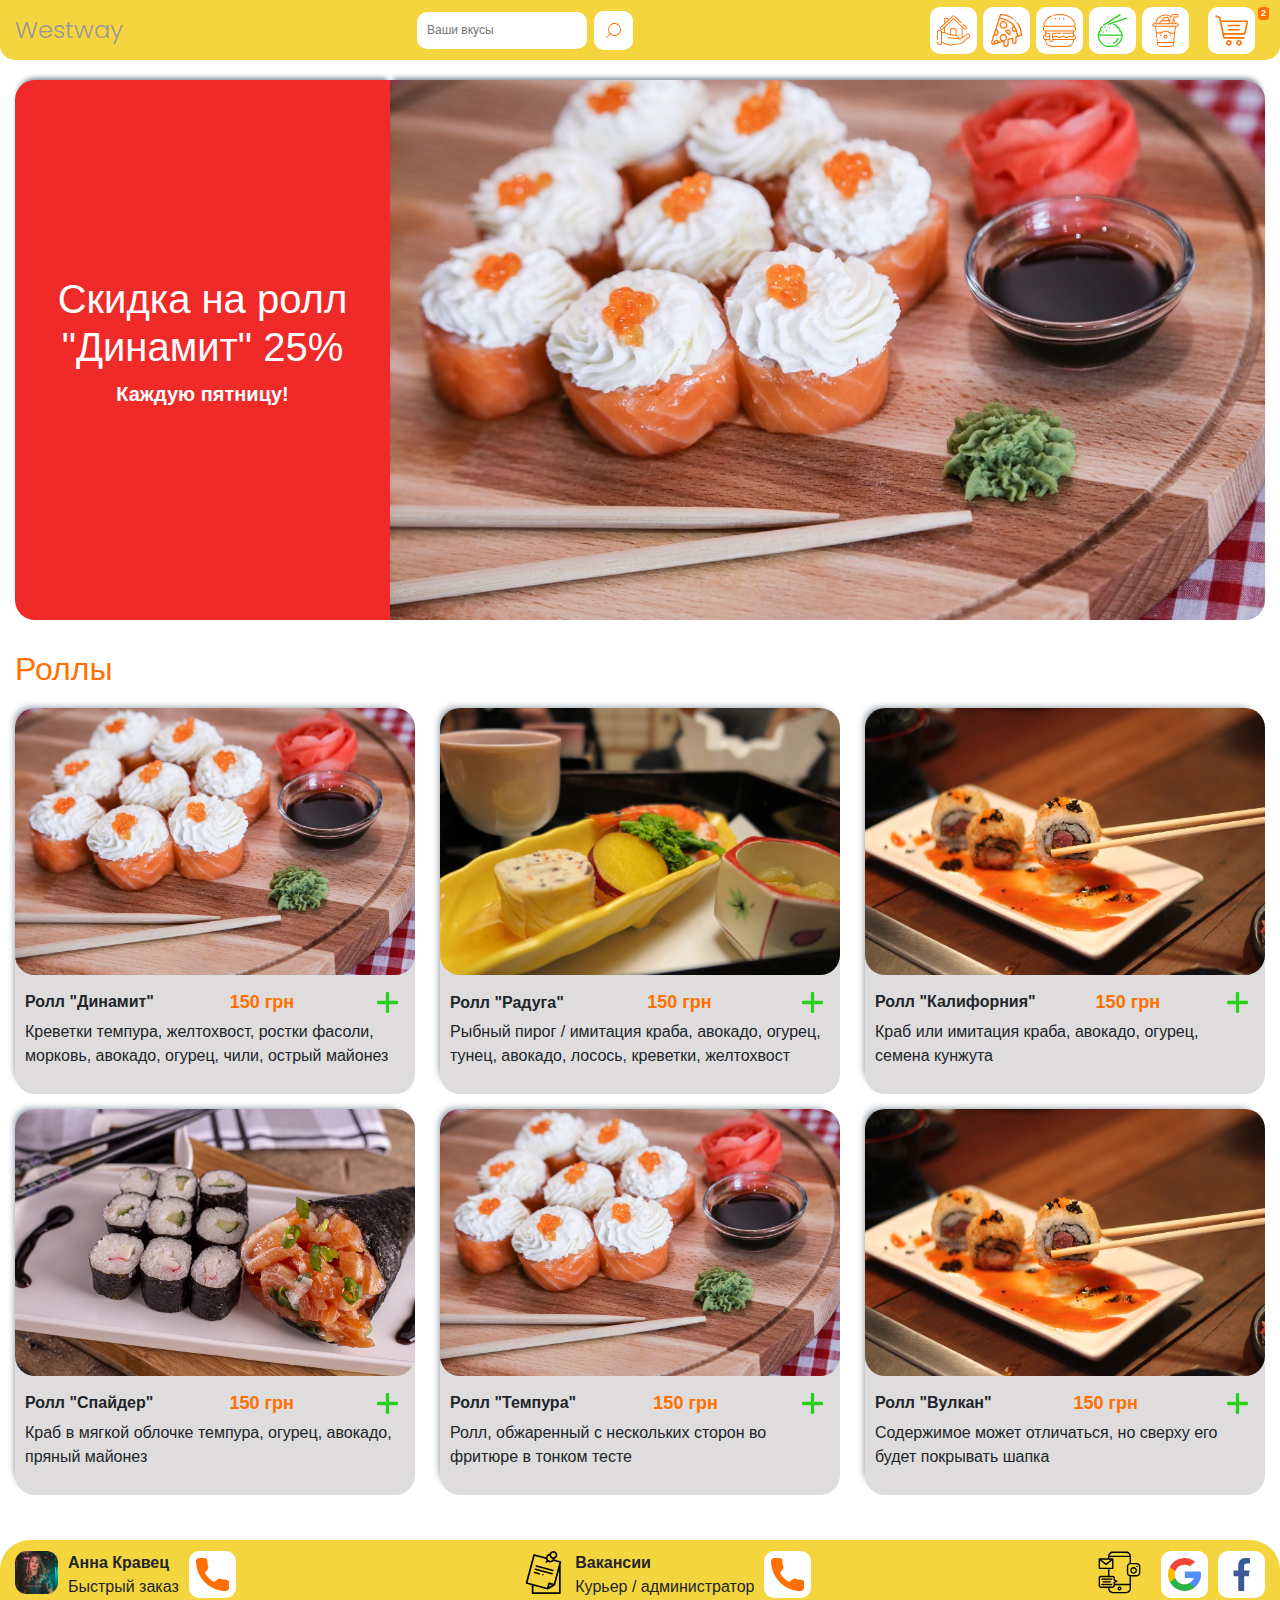
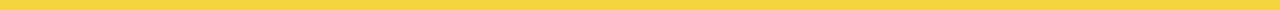
<file: asian.html>
<!DOCTYPE html>
<html lang="ru">
<head>
   <meta charset="UTF-8">
   <meta name="viewport" content="width=device-width, initial-scale=1.0">
   <meta http-equiv="X-UA-Compatible" content="ie=edge">
   <meta name="description" content="Westway, доставка еды, роллы">
   <meta name="keywords" content="Westway, доставка еды, пицца, напитки, роллы">
   <meta name="author" content="Артем Королев">
   <link rel="stylesheet" href="css/style.css">
   <link rel="stylesheet" href="css/asian.css">
   <link rel="stylesheet"
  href="https://stackpath.bootstrapcdn.com/bootstrap/4.5.0/css/bootstrap.min.css">
  <link rel="shortcut icon" href="img/pizza.ico" type="image/x-icon">
   <title>Westway - роллы</title>
</head>
<body>
   <!-- HEADER -->
   <header class="header">
      <div class="container-fluid">
         <div class="headerBox">
            <div class="logo">
               <a href="index.html"><span>Westway</span></a>
            </div>
            <form action="/search" method="POST">
               <input type="search" id="search" placeholder="Ваши вкусы">
               <button type="submit" title="Search">
                  <svg class="pulseAnim iconSearch">
                     <use xlink:href="#searchBtn"></use>
                  </svg>
               </button>
            </form><!-- /form -->
            <nav>
               <ul>
                  <li>
                     <a href="index.html" title="Home">
                        <svg class="iconsAnim Icon">
                           <use xlink:href="#house"></use>
                        </svg>
                     </a>
                  </li>
                  <li>
                     <a href="pizza.html" title="Pizza">
                        <svg class="iconsAnim Icon">
                           <use xlink:href="#slice"></use>
                        </svg>
                     </a>
                  </li>
                  <li>
                     <a href="burgers.html" title="Burgers">
                        <svg class="iconsAnim Icon">
                           <use xlink:href="#burger"></use>
                        </svg>
                     </a>
                  </li>
                  <li>
                     <a class="active" href="asian.html" title="Asian">
                        <svg class="iconsAnim Icon iconActive">
                           <use xlink:href="#rise"></use>
                        </svg>
                     </a>
                  </li>
                  <li>
                     <a href="cocktails.html" title="Cocktails">
                        <svg class="iconsAnim Icon">
                           <use xlink:href="#frappe"></use>
                        </svg>
                     </a>
                  </li>
                  <li>
                     <a href="shop.html" title="Cart-shop">
                        <svg class="pulseAnim Icon">
                           <use xlink:href="#shopping"></use>
                           <div class="bg-2">2</div>
                        </svg>
                     </a>
                  </li>
               </ul><!-- /ul -->
            </nav><!-- /nav -->
         </div><!-- /headerBox -->
      </div><!-- /container-->
   </header>

   <div class="wrapper">
   <!-- INTRO -->
   <section class="intro">
      <div class="container-fluid">
         <div class="introBox">
            <div class="introContent">
               <div class="contentInner">
                  <h1 class="pulse1">Скидка на ролл "Динамит" 25%</h1>
                  <p>Каждую пятницу!</p>
                  <!-- <span>275 грн</span> -->
               </div>
            </div><!-- /introContent-->
            <div class="introBanner">
               <!-- <img src="img/banner2.jpg" alt=""> -->
            </div><!-- /introBanner-->
         </div><!-- /introBox-->
      </div><!-- /container-->
   </section>

   <!-- POPULAR -->
   <section class="popular">
      <div class="container-fluid">
         <h2>Роллы</h2>
         <div class="popularBox">
            <div class="popularCards">
               <div class="popimg scale">
                  <img src="img/rol1.jpg" alt="">
               </div>
               <div class="descriptionCards">
                  <div class="contentAdd">
                     <p>Ролл "Динамит"</p>
                     <div class="popularPrice"><span>150 грн</span></div>
                     <a href="#exampleModalCenter" data-toggle="modal" data-target="#exampleModalCenter" title="add">
                        <svg class="pulseAnim iconAdd">
                           <use xlink:href="#plus"></use>
                        </svg>
                     </a>
                  </div>
                  <p>Креветки темпура, желтохвост, ростки фасоли, морковь, авокадо, огурец, чили, острый майонез
                  </p>
               </div><!-- /descriptionCards-->
            </div><!-- /popularCards-->
            <div class="popularCards">
               <div class="popimg scale">
                  <img src="img/rol2.jpg" alt="">
               </div>
               <div class="descriptionCards">
                  <div class="contentAdd">
                     <p>Ролл "Радуга"</p>
                     <div class="popularPrice"><span>150 грн</span></div>
                     <a href="#exampleModalCenter" data-toggle="modal" data-target="#exampleModalCenter" title="add">
                        <svg class="pulseAnim iconAdd">
                           <use xlink:href="#plus"></use>
                        </svg>
                     </a>
                  </div>
                  <p>Рыбный пирог / имитация краба, авокадо, огурец, тунец, авокадо, лосось, креветки, желтохвост
                  </p>
               </div><!-- /descriptionCards-->
            </div><!-- /popularCards-->
            <div class="popularCards">
               <div class="popimg scale">
                  <img src="img/rol3.jpg" alt="">
               </div>
               <div class="descriptionCards">
                  <div class="contentAdd">
                     <p>Ролл "Калифорния"</p>
                     <div class="popularPrice"><span>150 грн</span></div>
                     <a href="#exampleModalCenter" data-toggle="modal" data-target="#exampleModalCenter" title="add">
                        <svg class="pulseAnim iconAdd">
                           <use xlink:href="#plus"></use>
                        </svg>
                     </a>
                  </div>
                  <p>Краб или имитация краба, авокадо, огурец, семена кунжута
                  </p>
               </div><!-- /descriptionCards-->
            </div><!-- /popularCards-->
            <div class="popularCards">
               <div class="popimg scale">
                  <img src="img/rol4.jpg" alt="">
               </div>
               <div class="descriptionCards">
                  <div class="contentAdd">
                     <p>Ролл "Спайдер"</p>
                     <div class="popularPrice"><span>150 грн</span></div>
                     <a href="#exampleModalCenter" data-toggle="modal" data-target="#exampleModalCenter" title="add">
                        <svg class="pulseAnim iconAdd">
                           <use xlink:href="#plus"></use>
                        </svg>
                     </a>
                  </div>
                  <p>Краб в мягкой облочке темпура, огурец, авокадо, пряный майонез
                  </p>
               </div><!-- /descriptionCards-->
            </div><!-- /popularCards-->
            <div class="popularCards">
               <div class="popimg scale">
                  <img src="img/rol1.jpg" alt="">
               </div>
               <div class="descriptionCards">
                  <div class="contentAdd">
                     <p>Ролл "Темпура"</p>
                     <div class="popularPrice"><span>150 грн</span></div>
                     <a href="#exampleModalCenter" data-toggle="modal" data-target="#exampleModalCenter" title="add">
                        <svg class="pulseAnim iconAdd">
                           <use xlink:href="#plus"></use>
                        </svg>
                     </a>
                  </div>
                  <p>Ролл, обжаренный с нескольких сторон во фритюре в тонком тесте
                  </p>
               </div><!-- /descriptionCards-->
            </div><!-- /popularCards-->
            <div class="popularCards">
               <div class="popimg scale">
                  <img src="img/rol3.jpg" alt="">
               </div>
               <div class="descriptionCards">
                  <div class="contentAdd">
                     <p>Ролл "Вулкан"</p>
                     <div class="popularPrice"><span>150 грн</span></div>
                     <a href="#exampleModalCenter" data-toggle="modal" data-target="#exampleModalCenter" title="add">
                        <svg class="pulseAnim iconAdd">
                           <use xlink:href="#plus"></use>
                        </svg>
                     </a>
                  </div>
                  <p> Содержимое может отличаться, но сверху его будет покрывать шапка
                  </p>
               </div><!-- /descriptionCards-->
            </div><!-- /popularCards-->
         </div><!-- /popularBox-->
      </div><!-- /container-fluid-->
   </section>
</div><!-- /wrapper-->

   <!-- FOOTER -->
<footer class="footer">
   <div class="container-fluid">
      <div class="footerBox">
         <!-- footerContent -->
         <div class="footerContent">
            <img src="img/person.png" alt="">
            <div class="contentUser">
               <p>Анна Кравец</p>
               <p>Быстрый заказ</p>
            </div>
            <a href="tel:+38(888)-888-88-88">
               <svg class="pulseAnim Icon">
                  <use xlink:href="#call"></use>
               </svg>
            </a>
         </div>
         <!-- footerContent -->
         <div class="footerContent jobs">
            <img src="img/job.svg" alt="">
            <div class="contentUser">
               <p>Вакансии</p>
               <p>Курьер / администратор</p>
            </div>
            <a href="tel:+38(888)-724-88-88">
               <svg class="pulseAnim Icon">
                  <use xlink:href="#call"></use>
               </svg>
            </a>
         </div>
         <!-- footerContent -->
         <div class="footerContent footerSocial">
            <img src="img/media.svg" alt="">
            <div class="contentSocial">
               <a href="#">
                  <svg class="pulseAnim Icon">
                     <use xlink:href="#google"></use>
                  </svg>
               </a>
               <a href="#">
                  <svg class="pulseAnim Icon">
                     <use xlink:href="#facebook"></use>
                  </svg>
               </a>
            </div><!-- /contentSocial -->
         </div><!-- /footerContent -->
      </div><!-- /footerBox -->
   </div><!-- /container -->
</footer>

   <!-- MODAL ADD -->
   <div class="modal fade" id="exampleModalCenter" tabindex="-1" role="dialog" aria-labelledby="exampleModalCenterTitle" aria-hidden="true">
      <div class="modal-dialog modal-sm modal-dialog-centered" role="document">
         <div class="modal-content">
            <div class="modal-header">
               <h5 class="modal-title text-warning" id="exampleModalLongTitle">Успешно добавлено</h5>
               <button type="button" class="close" data-dismiss="modal" aria-label="Close">
                  <span class="text-warning" aria-hidden="true">&times;</span>
               </button>
            </div>
            <div class="modal-body text-center">
               <img class="addCart" src="img/buy.svg" alt="">
            </div>
            <div class="modal-footer">
               <a class="btn btn-warning" href="shop.html" role="button">Перейти в корзину</a>
            </div>
         </div>
      </div>
   </div>

   <!-- SPRITES -->
   <svg display="none">
      <symbol id="plus" viewBox="0 0 492 492">
         <g>
         	<path d="M465.064,207.566l0.028,0H284.436V27.25c0-14.84-12.016-27.248-26.856-27.248h-23.116
         	c-14.836,0-26.904,12.408-26.904,27.248v180.316H26.908c-14.832,0-26.908,12-26.908,26.844v23.248
         	c0,14.832,12.072,26.78,26.908,26.78h180.656v180.968c0,14.832,12.064,26.592,26.904,26.592h23.116
         	c14.84,0,26.856-11.764,26.856-26.592V284.438h180.624c14.84,0,26.936-11.952,26.936-26.78V234.41
         	C492,219.566,479.904,207.566,465.064,207.566z"/>
         </g>
      </symbol>
      <symbol id="burger" viewBox="0 0 512 512">
         <g>
            <path d="m186.826 85.343c2.665 0 5.247-1.425 6.603-3.935l6.504-12.035c1.969-3.643.612-8.192-3.031-10.161-3.646-1.969-8.193-.61-10.161 3.031l-6.504 12.035c-1.969 3.643-.612 8.193 3.031 10.161 1.133.613 2.353.904 3.558.904z"/>
            <path d="m263.408 78.666v-13.68c0-4.141-3.357-7.498-7.498-7.498s-7.498 3.357-7.498 7.498v13.68c0 4.141 3.357 7.498 7.498 7.498s7.498-3.357 7.498-7.498z"/>
            <path d="m325.175 85.242c1.277 0 2.571-.327 3.755-1.013 3.582-2.078 4.802-6.666 2.724-10.248l-6.863-11.834c-2.078-3.582-6.666-4.801-10.248-2.724-3.582 2.078-4.802 6.666-2.724 10.248l6.863 11.834c1.391 2.397 3.907 3.737 6.493 3.737z"/>
            <path d="m512 231.606v-6.606c0-14.005-7.054-26.388-17.791-33.8 2.527-2.041 4.806-4.445 6.756-7.203 6.651-9.406 8.322-21.521 4.471-32.406-9.3-26.29-28.628-64.149-67.893-95.215-45.273-35.818-106.316-54.532-181.435-55.619-.072-.001-.145-.001-.217 0-33.951.491-65.402 4.645-93.479 12.346-3.993 1.095-6.343 5.221-5.248 9.214s5.22 6.345 9.214 5.248c26.826-7.358 56.978-11.332 89.621-11.812 162.214 2.39 217.053 89.26 235.298 140.839 2.263 6.396 1.323 13.229-2.578 18.748-3.868 5.471-9.934 8.609-16.642 8.609h-432.158c-6.733 0-12.831-3.156-16.728-8.66-3.851-5.437-4.797-12.142-2.597-18.394 13.301-37.796 43.846-89.012 113.825-118.36 3.819-1.602 5.617-5.995 4.015-9.814-1.602-3.82-5.998-5.615-9.814-4.015-34.074 14.29-62.586 34.936-84.742 61.364-16.303 19.445-28.896 41.599-37.429 65.847-3.836 10.902-2.195 22.58 4.505 32.039 1.951 2.756 4.271 5.174 6.855 7.232-10.748 7.411-17.809 19.8-17.809 33.812v6.606c0 19.799 14.089 36.368 32.767 40.211l-.15 44.776c-18.602 3.901-32.617 20.428-32.617 40.172v6.606c0 19.788 14.074 36.349 32.737 40.204-.503 7.891-.245 20.697 4.305 34.945 12.263 38.4 45.474 56.688 71.174 65.267 14.821 4.947 30.649 7.456 47.044 7.456h201.481c16.395 0 32.222-2.509 47.043-7.456 25.701-8.58 58.912-26.867 71.174-65.267 4.55-14.247 4.808-27.054 4.305-34.945 18.663-3.854 32.737-20.416 32.737-40.204v-6.606c0-19.797-14.091-36.352-32.767-40.194v-44.754c18.678-3.842 32.767-20.412 32.767-40.211zm-497.004 131.765v-6.606c0-11.394 7.361-21.081 17.57-24.611l-.015 4.419c0 10.643 5.969 20.075 15.576 24.616 9.663 4.567 20.811 3.177 29.09-3.627 3.873-3.183 8.588-6.128 16.792-6.128.863 0 1.676.035 2.469.084v37.909h-55.427c-14.367 0-26.055-11.689-26.055-26.056zm298.792-58.651h150.449v31.856c0 4.857-2.613 8.991-6.988 11.058-4.432 2.094-9.351 1.476-13.16-1.654-5.406-4.443-13.283-9.543-26.321-9.543-16.099 0-24.353 6.538-31.635 12.307-6.394 5.065-11.445 9.065-22.325 9.065-10.881 0-15.931-4-22.325-9.065-7.282-5.768-15.536-12.307-31.636-12.307s-24.714 6.824-31.636 12.307c-6.394 5.065-11.444 9.065-22.323 9.065-10.88 0-15.93-4-22.323-9.065-6.921-5.483-15.536-12.307-31.635-12.307-16.1 0-24.353 6.538-31.636 12.307-4.558 3.611-8.451 6.667-14.245 8.129v-42.219c0-5.478 4.456-9.934 9.934-9.934h112.646c4.141 0 7.498-3.357 7.498-7.498s-3.357-7.498-7.498-7.498h-112.647c-13.747 0-24.93 11.183-24.93 24.93v92.341c0 8.155-6.634 14.79-14.789 14.79s-14.789-6.635-14.789-14.79v-92.341c0-13.747-11.184-24.93-24.93-24.93h-38.781v-17.066h416.474v17.066h-150.449c-4.141 0-7.498 3.357-7.498 7.498s3.357 7.498 7.498 7.498zm-227.245 0c5.478 0 9.935 4.456 9.935 9.934v21.846c-.803-.037-1.62-.063-2.469-.063-13.034 0-20.909 5.097-26.313 9.538-3.81 3.13-8.729 3.749-13.163 1.654-4.375-2.067-6.987-6.201-6.987-11.057v-31.852zm374.13 129.238c-8.308 26.017-29.046 44.725-61.638 55.604-13.287 4.436-27.517 6.685-42.295 6.685h-201.48c-14.778 0-29.008-2.249-42.295-6.685-63.845-21.312-66.519-68.39-65.308-85.14h48.822v2.572c0 16.424 13.361 29.786 29.785 29.786s29.785-13.361 29.785-29.786v-2.572h308.256c.423 6.405.271 17.313-3.632 29.536zm36.331-77.193v6.606c0 14.367-11.689 26.056-26.056 26.056h-314.9v-17.248c10.995-1.754 17.607-6.968 23.556-11.68 6.394-5.065 11.445-9.065 22.325-9.065s15.93 4 22.323 9.065c6.922 5.483 15.536 12.307 31.635 12.307s24.353-6.538 31.635-12.307c6.394-5.065 11.444-9.065 22.324-9.065 10.881 0 15.931 4 22.325 9.065 7.282 5.768 15.536 12.307 31.636 12.307s24.354-6.538 31.636-12.307c6.394-5.065 11.444-9.065 22.324-9.065 8.207 0 12.924 2.947 16.799 6.133 8.278 6.803 19.425 8.194 29.089 3.627 9.608-4.54 15.577-13.973 15.577-24.617v-4.508c10.318 3.469 17.772 13.225 17.772 24.696zm-26.055-99.103h-429.898c-14.367 0-26.056-11.689-26.056-26.056v-6.606c0-14.367 11.689-26.056 26.056-26.056h429.897c14.367 0 26.056 11.689 26.056 26.056v6.606c0 14.367-11.688 26.056-26.055 26.056z"/></g>
            </g>
      </symbol>
      <symbol id="house" viewBox="0 0 512 512">
         <g>
            <path d="M506.552,317.933c-9.739-14.312-29.351-18.1-43.707-8.452l-65.34,43.728l-0.19-136.11l22.7,21.265
      		c4.827,4.521,11.121,7.009,17.729,7.009c0.012,0,0.026,0,0.039,0c7.134-0.01,14.022-3,18.898-8.205
      		c4.737-5.057,7.222-11.655,6.996-18.581c-0.226-6.926-3.136-13.349-8.193-18.086l-43.035-40.314
      		c-2.946-2.76-7.571-2.609-10.33,0.337c-2.759,2.946-2.608,7.57,0.337,10.33l43.035,40.314c2.208,2.068,3.478,4.872,3.577,7.895
      		c0.098,3.023-0.986,5.904-3.055,8.111c-2.16,2.306-5.09,3.578-8.252,3.582c-0.006,0-0.011,0-0.017,0
      		c-2.883,0-5.63-1.086-7.737-3.06c-0.001-0.001-0.001-0.001-0.001-0.001L259.124,67.616c-2.816-2.637-7.198-2.633-10.007,0.014
      		L78.679,228.188c-2.201,2.074-5.079,3.16-8.103,3.076c-3.024-0.09-5.831-1.353-7.905-3.556c-2.074-2.201-3.167-5.079-3.076-8.102
      		c0.09-3.024,1.353-5.831,3.554-7.905L246.326,39.143c4.342-4.091,11.154-4.101,15.507-0.021L369,139.514
      		c2.945,2.759,7.57,2.609,10.33-0.337c2.759-2.946,2.608-7.57-0.337-10.33L271.827,28.455c-9.973-9.344-25.576-9.323-35.523,0.049
      		l-58.639,55.24l-0.016-9.853c-0.004-3.106-1.218-6.024-3.417-8.216c-2.195-2.189-5.109-3.394-8.209-3.394
      		c-0.006,0-0.011,0-0.017,0l-41.947,0.059c-3.106,0.004-6.023,1.218-8.216,3.417c-2.192,2.199-3.398,5.12-3.393,8.227l0.116,71.087
      		l-59.439,55.993c-5.044,4.751-7.935,11.182-8.142,18.108c-0.207,6.926,2.296,13.518,7.047,18.56
         	c4.75,5.044,11.181,7.936,18.108,8.143c0.265,0.008,0.53,0.012,0.795,0.012c6.635,0,12.918-2.49,17.767-7.06l22.649-21.336
      		l0.09,64.291c-7.328-1.067-14.742-1.627-22.19-1.627H76.746v-4.382c0-14.711-11.969-26.68-26.68-26.68H26.68
         	C11.969,249.092,0,261.06,0,275.772V390.29c0,4.036,3.272,7.308,7.308,7.308s7.308-3.272,7.308-7.308V275.772
      		c0-6.652,5.412-12.064,12.064-12.064h23.385c6.652,0,12.064,5.412,12.064,12.064v11.69v149.796v11.575
      		c0,6.652-5.412,12.064-12.064,12.064H26.68c-6.652,0-12.064-5.412-12.064-12.064v-12.788c0-4.036-3.272-7.308-7.308-7.308
      		S0,432.009,0,436.045v12.788c0,14.711,11.969,26.68,26.68,26.68h23.385c14.711,0,26.68-11.968,26.68-26.68v-0.993l107.024,40.528
      		c0.198,0.075,0.399,0.141,0.603,0.198c4.653,1.314,9.304,1.973,13.896,1.973c2.484,0,4.951-0.193,7.393-0.579l157.281-22.672
      		c0.037-0.005,0.073-0.011,0.11-0.017c13.372-2.135,25.987-7.788,36.48-16.346c0.091-0.074,0.181-0.151,0.268-0.23l101.611-91.388
      		C513.244,348.802,515.453,331.015,506.552,317.933z M163.037,76.902l0.034,20.59l-35.912,33.83l-0.089-54.371L163.037,76.902z
         	M254.141,82.976l128.538,120.412l0.223,159.593l-20.691,13.848L340.3,375.6l-0.579-5.82
      		c-2.039-20.498-17.171-36.987-37.18-40.922l-0.132-94.945c-0.01-7.286-5.942-13.207-13.227-13.207c-0.006,0-0.011,0-0.018,0
      		l-69.654,0.098c-3.533,0.005-6.853,1.385-9.347,3.887c-2.495,2.501-3.866,5.825-3.861,9.357l0.116,82.781
      		c-13.797-3.154-26.971-8.363-39.288-15.568c-1.537-0.899-3.089-1.767-4.654-2.611c-0.61-0.329-1.23-0.638-1.845-0.959
      		c-0.952-0.497-1.902-0.997-2.864-1.474c-0.766-0.38-1.541-0.74-2.313-1.107c-0.819-0.389-1.637-0.782-2.462-1.157
      		c-0.84-0.381-1.687-0.744-2.533-1.11c-0.773-0.334-1.546-0.67-2.324-0.991c-0.87-0.359-1.745-0.704-2.621-1.047
      		c-0.777-0.304-1.555-0.606-2.336-0.898c-0.867-0.324-1.738-0.637-2.611-0.944c-0.819-0.289-1.639-0.571-2.463-0.846
      		c-0.836-0.279-1.674-0.552-2.516-0.817c-0.897-0.283-1.798-0.553-2.7-0.82c-0.775-0.228-1.549-0.456-2.328-0.672
      		c-1.017-0.283-2.039-0.548-3.062-0.81c-0.479-0.123-0.955-0.262-1.437-0.381l-0.113-80.878L254.141,82.976z M287.923,327.029
      		l-61.125-7.037l-5.759-0.663l-0.118-83.911l66.874-0.094L287.923,327.029z M491.673,348.41l-101.511,91.298
      		c-8.459,6.859-18.606,11.396-29.361,13.122l-157.213,22.662c-0.033,0.005-0.065,0.01-0.098,0.015l-0.109,0.017
      		c-4.763,0.754-9.723,0.436-14.744-0.942L76.746,432.21V294.77h12.505c10.645,0,21.218,1.229,31.514,3.616
      		c0.383,0.089,0.765,0.18,1.147,0.272c1.265,0.305,2.527,0.619,3.783,0.959c0.11,0.03,0.219,0.062,0.329,0.092
      		c1.259,0.344,2.513,0.707,3.763,1.086c0.224,0.068,0.449,0.135,0.672,0.204c1.33,0.411,2.654,0.84,3.971,1.29
      		c0.136,0.047,0.271,0.095,0.407,0.142c2.743,0.947,5.459,1.98,8.141,3.098c0.146,0.061,0.292,0.122,0.438,0.184
      		c1.337,0.562,2.666,1.143,3.986,1.747c0.035,0.016,0.071,0.033,0.106,0.05c1.276,0.586,2.543,1.194,3.802,1.819
      		c0.148,0.073,0.297,0.145,0.445,0.219c1.23,0.615,2.45,1.252,3.663,1.904c0.229,0.123,0.457,0.249,0.686,0.373
      		c1.224,0.667,2.441,1.347,3.646,2.052c17.391,10.173,36.323,16.762,56.271,19.585c0.063,0.009,0.125,0.017,0.188,0.024
      		l81.881,9.427c0.453,0.065,0.903,0.14,1.35,0.224c12.054,2.264,21.568,11.171,24.751,22.77c0.472,1.718,0.804,3.496,0.986,5.319
      		l0.325,3.27l-153.46-13.445c-4.018-0.351-7.566,2.622-7.918,6.642c-0.353,4.021,2.622,7.566,6.642,7.918l162.242,14.215
      		c0.039,0.003,0.077,0.002,0.115,0.005c0.038,0.003,0.075,0.009,0.114,0.012l30.597,1.717c0.137,0.008,0.273,0.011,0.409,0.011
      		c0.145,0,0.288-0.023,0.432-0.032c0.163-0.01,0.326-0.016,0.488-0.036c0.218-0.028,0.431-0.075,0.645-0.122
      		c0.153-0.034,0.307-0.059,0.457-0.103c0.234-0.067,0.459-0.158,0.686-0.249c0.122-0.049,0.248-0.086,0.368-0.142
      		c0.341-0.158,0.673-0.34,0.989-0.552l25.972-17.381c0.001-0.001,0.002-0.002,0.003-0.003l76.702-51.332
      		c7.717-5.187,18.251-3.152,23.482,4.536C499.249,333.181,498.062,342.736,491.673,348.41z"/>
            </g>
         </symbol>
         <symbol id="slice" viewBox="0 0 512.003 512.003">
            <g>
            <path d="m386.279 111.831c3.536 2.353 8.259 2.19 11.636-.38 3.181-2.421 4.598-6.666 3.568-10.517-1.104-4.129-4.846-7.163-9.113-7.394-4.247-.23-8.267 2.354-9.831 6.303-1.705 4.303-.151 9.438 3.74 11.988z"/><path d="m429.848 131.761c-3.338-4.399-9.609-5.264-14.011-1.923-4.399 3.337-5.261 9.61-1.923 14.011 39.529 52.112 61.093 113.87 62.589 179.033l-38.835 12.324c-4.112-29.492-10.702-56.996-19.635-81.911-.001-.002-.001-.004-.002-.006-9.099-25.404-20.867-48.756-34.98-69.41-.005-.007-.009-.013-.013-.02-47.371-69.326-122.763-111.476-224.21-125.394l12.371-38.384c65.514 1.462 127.636 22.738 180.094 61.755 1.793 1.333 3.885 1.977 5.96 1.977 3.054 0 6.069-1.395 8.032-4.033 3.296-4.432 2.375-10.695-2.057-13.992-57.864-43.039-126.778-65.788-199.286-65.788-4.341 0-8.187 2.801-9.518 6.933l-76.8 238.298-26.516 82.265c-.017.053-.033.107-.049.16l-33.998 105.49c-3.909 12.145-.734 25.316 8.286 34.375 9.111 9.149 22.434 12.405 34.772 8.488l146.18-46.393v40.064c0 22.72 18.271 41.698    40.729 42.307.395.011.79.017 1.184.017 11.026 0 21.391-4.196 29.295-11.89 8.12-7.903 12.593-18.477 12.593-29.773v-67.322l52.53-16.672v45.353c0 19.426 15.898 35.229 35.44 35.229 9.441 0 18.327-3.653 25.028-10.296 6.707-6.665 10.401-15.52 10.401-24.934v-67.844l76.112-24.152c4.154-1.317 6.976-5.174 6.976-9.531 0-72.242-23.078-140.852-66.739-198.411zm-59.205 69.603c10.08 15.716 18.775 33.018 25.935 51.604-4.179 2.257-8.886 3.461-13.719 3.461-15.925 0-28.88-12.955-28.88-28.88 0-11.349 6.72-21.517 16.664-26.185zm-267.268 110.596c-8.033 7.971-18.872 11.879-29.819 11.092l22.67-70.34c2.583 1.567 4.985 3.441 7.141 5.58 7.232 7.176 11.214 16.709 11.214 26.843-.001 10.128-3.98 19.655-11.206 26.825zm-32.745 139.726c.143-15.604 12.881-28.257 28.519-28.257 9.317 0 17.881 4.594 23.145 11.862zm162.174-56.755c-14.619 14.509-38.406 14.508-53.025 0-7.058-7.003-10.943-16.308-10.943-26.2 0-9.894 3.886-19.198 10.943-26.202 7.31-7.254 16.911-10.881 26.513-10.881s19.203 3.627 26.513 10.881c7.057 7.003 10.943 16.309 10.943 26.202-.001 9.892-3.887 19.198-10.944 26.2zm167.669-47.922c-4.153 1.319-6.974 5.175-6.974 9.531v75.16c0 4.047-1.598 7.863-4.49 10.738-2.922 2.896-6.807 4.491-10.939 4.491-8.514 0-15.44-6.832-15.44-15.229v-59.02c0-3.189-1.522-6.186-4.095-8.07-2.573-1.883-5.891-2.426-8.931-1.461l-72.53 23.021c-4.153 1.318-6.975 5.174-6.975 9.531v74.64c0 5.852-2.323 11.335-6.542 15.44-4.284 4.17-9.936 6.391-15.987 6.214-11.729-.318-21.271-10.328-21.271-22.315v-47.439c7.517-2.76 14.565-7.131 20.593-13.113 0 0 0 0 0-.001 10.869-10.786 16.855-25.133 16.855-40.397 0-15.265-5.986-29.611-16.855-40.397-22.387-22.217-58.813-22.218-81.201-.001-10.87 10.786-16.855 25.134-16.855 40.398s5.985 29.611 16.855 40.397c3.493 3.466 7.328 6.392 11.397 8.777l-35.156 11.158c-8.322-15.477-24.719-25.631-42.783-25.631-26.754 0-48.52 21.767-48.52 48.521 0 1.892.109 3.772.325 5.636-4.218.404-8.335-1.063-11.435-4.177-3.771-3.788-5.05-9.072-3.421-14.133l31.203-96.817c3.019.471 6.045.705 9.057.705 15.168 0 29.926-5.913 41.105-17.007 11.038-10.954 17.117-25.523 17.117-41.022 0-15.505-6.082-30.08-17.126-41.039-4.396-4.363-9.472-7.999-14.983-10.763l50.123-155.522c92.169 11.962 161.537 47.925 206.497 107.028-15.118 8.474-25.113 24.716-25.113 42.711 0 26.952 21.928 48.88 48.88 48.88 7.099 0 14.037-1.537 20.373-4.442 6.763 21.378 11.821 44.622 15.087 69.354z"/><path d="m269.769 169.329c0-16.081-6.307-31.195-17.758-42.56-23.588-23.406-61.969-23.406-85.557 0-11.451 11.364-17.758 26.478-17.758 42.56 0 16.081 6.307 31.195 17.758 42.56 11.794 11.703 27.286 17.555 42.778 17.555s30.984-5.852 42.778-17.555c11.452-11.365 17.759-26.479 17.759-42.56zm-31.846 28.362c-15.82 15.699-41.561 15.699-57.381 0-7.64-7.58-11.846-17.652-11.846-28.362s4.206-20.782 11.846-28.362c7.91-7.85 18.3-11.774 28.69-11.774 10.391 0 20.78 3.925 28.69 11.774 7.64 7.58 11.846 17.652 11.846 28.362.001 10.71-4.205 20.782-11.845 28.362z"/><path d="m308.857 255.15c-20.34-21.006-54.085-21.444-75.224-.978-1.905 1.846-3 4.372-3.043 7.023-.042 2.651.97 5.212 2.815 7.117l59.864 61.824c1.961 2.026 4.571 3.044 7.185 3.044 2.505 0 5.014-.936 6.955-2.815 21.138-20.467 21.788-54.208 1.448-75.215zm-9.23 52.803-43.844-45.279c12.65-6.379 28.436-4.217 38.705 6.389 10.271 10.606 11.922 26.453 5.139 38.89z"/>
            </g>
         </symbol>
         <symbol id="shopping" viewBox="0 0 511.999 511.999">
            <g>
            	<g>
            		<path d="M214.685,402.828c-24.829,0-45.029,20.2-45.029,45.029c0,24.829,20.2,45.029,45.029,45.029s45.029-20.2,45.029-45.029
            			C259.713,423.028,239.513,402.828,214.685,402.828z M214.685,467.742c-10.966,0-19.887-8.922-19.887-19.887
            			c0-10.966,8.922-19.887,19.887-19.887s19.887,8.922,19.887,19.887C234.572,458.822,225.65,467.742,214.685,467.742z"/>
            	</g>
            </g>
            <g>
            	<g>
            		<path d="M372.63,402.828c-24.829,0-45.029,20.2-45.029,45.029c0,24.829,20.2,45.029,45.029,45.029s45.029-20.2,45.029-45.029
            			C417.658,423.028,397.458,402.828,372.63,402.828z M372.63,467.742c-10.966,0-19.887-8.922-19.887-19.887
            			c0-10.966,8.922-19.887,19.887-19.887c10.966,0,19.887,8.922,19.887,19.887C392.517,458.822,383.595,467.742,372.63,467.742z"/>
            	</g>
            </g>
            <g>
            	<g>
            		<path d="M383.716,165.755H203.567c-6.943,0-12.571,5.628-12.571,12.571c0,6.943,5.629,12.571,12.571,12.571h180.149
            			c6.943,0,12.571-5.628,12.571-12.571C396.287,171.382,390.659,165.755,383.716,165.755z"/>
            	</g>
            </g>
            <g>
            	<g>
            		<path d="M373.911,231.035H213.373c-6.943,0-12.571,5.628-12.571,12.571s5.628,12.571,12.571,12.571h160.537
            			c6.943,0,12.571-5.628,12.571-12.571C386.481,236.664,380.853,231.035,373.911,231.035z"/>
            	</g>
            </g>
            <g>
            	<g>
            		<path d="M506.341,109.744c-4.794-5.884-11.898-9.258-19.489-9.258H95.278L87.37,62.097c-1.651-8.008-7.113-14.732-14.614-17.989
            			l-55.177-23.95c-6.37-2.767-13.773,0.156-16.536,6.524c-2.766,6.37,0.157,13.774,6.524,16.537L62.745,67.17l60.826,295.261
            			c2.396,11.628,12.752,20.068,24.625,20.068h301.166c6.943,0,12.571-5.628,12.571-12.571c0-6.943-5.628-12.571-12.571-12.571
            			H148.197l-7.399-35.916H451.69c11.872,0,22.229-8.44,24.624-20.068l35.163-170.675
            			C513.008,123.266,511.136,115.627,506.341,109.744z M451.69,296.301H135.619l-35.161-170.674l386.393,0.001L451.69,296.301z"/>
            	</g>
            </g>
         </symbol>
         <symbol id="frappe" viewBox="0 0 512 512">
            <g>
               <path d="m188.817 339.291v-11.821c0-4.142-3.357-7.5-7.5-7.5s-7.5 3.358-7.5 7.5v11.821c0 4.142 3.357 7.5 7.5 7.5s7.5-3.358 7.5-7.5z"/>
               <path d="m285.779 349.102c0-23.28-21.612-23.28-30.841-23.28s-30.842 0-30.842 23.28c0 18.538 13.836 33.619 30.842 33.619s30.841-15.082 30.841-33.619zm-46.682 0c0-5.742.641-8.28 15.842-8.28 15.2 0 15.841 2.539 15.841 8.28 0 10.266-7.106 18.619-15.841 18.619-8.736-.001-15.842-8.353-15.842-18.619z"/>
               <path d="m336.06 339.291v-11.821c0-4.142-3.357-7.5-7.5-7.5s-7.5 3.358-7.5 7.5v11.821c0 4.142 3.357 7.5 7.5 7.5s7.5-3.358 7.5-7.5z"/>
               <path d="m433.324 142.456h-17.33c-3.979-23.495-13.21-46.005-26.881-65.594l7.298-22.456h36.913c14.999 0 27.202-12.203 27.202-27.203s-12.203-27.203-27.202-27.203h-50.184c-19.66 0-37.031 12.119-43.892 30.374-25.113-15.049-53.696-22.985-83.248-22.985-39.581 0-77.704 14.411-107.346 40.578-27.935 24.659-46.478 58.035-52.641 94.489h-17.337c-14.999 0-27.202 12.203-27.202 27.203s12.203 27.203 27.202 27.203h16.853l17.969 167.295c.413 3.847 3.665 6.7 7.448 6.7.268 0 .538-.014.81-.043 4.118-.442 7.099-4.14 6.656-8.258l-6.949-64.693c9.214 4.11 20.865 7.364 37.497 7.364 26.705 0 40.735-8.418 53.114-15.846 11.749-7.049 22.847-13.708 45.397-13.708 22.552 0 33.649 6.659 45.399 13.708 12.379 7.427 26.41 15.846 53.117 15.846 14.837 0 25.622-2.544 34.408-6.06l-14.528 135.252h-239.736l-4.559-42.444c-.442-4.118-4.138-7.1-8.258-6.656-4.118.442-7.099 4.14-6.656 8.258l7.399 68.892c3.033 28.239 26.738 49.534 55.14 49.534h153.605c28.401 0 52.106-21.295 55.14-49.534l28.529-265.605h16.853c14.999 0 27.202-12.203 27.202-27.203s-12.203-27.205-27.202-27.205zm-32.58 0h-32.948l15.326-47.158c8.53 14.577 14.513 30.575 17.622 47.158zm-144.744-120.067c27.961 0 54.97 7.809 78.439 22.614l-3.247 9.99c-1.28 3.939.875 8.17 4.814 9.451 3.94 1.281 8.171-.875 9.451-4.815l7.34-22.584c4.286-13.186 16.48-22.045 30.344-22.045h50.184c6.729 0 12.202 5.474 12.202 12.203s-5.474 12.203-12.202 12.203h-42.361c-3.249 0-6.129 2.092-7.133 5.182l-31.806 97.868h-33.484l17.784-54.719c1.28-3.939-.875-8.171-4.814-9.451-3.94-1.281-8.17.875-9.451 4.814l-3.388 10.425c-2.653-.713-5.365-1.194-8.108-1.442 2.103-6.717 3.188-13.707 3.188-20.899 0-7.663-3.225-15.044-8.848-20.251s-13.227-7.854-20.869-7.268l-21.097 1.623c-15.849 1.219-30.956 7.874-42.539 18.737-10.282 9.644-17.434 22.263-20.476 35.932-22.044 2.72-39.366 20.614-41.618 42.499h-47.06c12.884-68.971 73.786-120.067 144.755-120.067zm38.416 70.246-78.666 6.051c6.589-21.31 25.441-36.681 48.338-38.443l21.097-1.623c3.54-.276 6.922.906 9.527 3.318 2.604 2.412 4.039 5.695 4.039 9.245-.001 7.476-1.459 14.677-4.335 21.452zm-91.174 22.058 100.5-7.731c3.464-.269 6.943.02 10.289.836l-11.264 34.658h-129.35c2.236-14.787 14.532-26.587 29.825-27.763zm129.561 382.307h-153.606c-20.72 0-38.013-15.535-40.226-36.136l-1.229-11.447h236.516l-1.229 11.446c-2.214 20.602-19.507 36.137-40.226 36.137zm59.463-215.241c-9.737 5.133-20.041 8.467-36.278 8.467-22.552 0-33.65-6.659-45.4-13.708-12.379-7.427-26.41-15.846-53.116-15.846-26.705 0-40.735 8.418-53.114 15.846-11.749 7.049-22.847 13.708-45.397 13.708-19.228 0-29.819-4.715-39.41-10.182l-8.935-83.183h290.77zm41.058-99.898h-354.648c-6.729 0-12.202-5.474-12.202-12.203s5.474-12.203 12.202-12.203h354.648c6.729 0 12.202 5.474 12.202 12.203s-5.473 12.203-12.202 12.203z"/>
            </g>
         </symbol>
         <symbol id="rise" viewBox="0 0 512 512">
            <g>
            	<g>
            		<path d="M222.107,451.894l-0.29,0.002c-5.526,0.022-9.987,4.52-9.966,10.047c0.021,5.513,4.498,9.966,10.005,9.966
            			c0.014,0,0.027,0,0.041,0l0.448-0.003c5.526-0.066,9.952-4.599,9.886-10.126C232.166,456.254,227.666,451.823,222.107,451.894z"/>
            	</g>
            </g>
            <g>
            	<g>
            		<path d="M349.408,368.219c-5.129-2.052-10.954,0.439-13.008,5.571c-12.874,32.156-38.816,57.671-71.172,70.003
            			c-5.164,1.968-7.755,7.75-5.787,12.914c1.521,3.991,5.32,6.445,9.352,6.445c1.185,0,2.39-0.212,3.562-0.659
            			c37.562-14.317,67.678-43.938,82.623-81.266C357.032,376.097,354.538,370.272,349.408,368.219z"/>
            	</g>
            </g>
            <g>
            	<g>
            		<path d="M415.1,313.763c0.001-23.047-13.081-43.687-33.291-53.679c0.095-1.374,0.143-2.75,0.143-4.124
            			c0-27.97-19.137-51.754-45.628-58.195c-2.62-11.887-8.819-22.73-17.9-31.103c-11.086-10.225-25.503-15.855-40.592-15.855
            			c-5.526,0-10.007,4.48-10.007,10.006s4.481,10.006,10.007,10.006c20.514,0,37.968,15.99,39.735,36.405
            			c0.412,4.759,4.131,8.564,8.879,9.084c20.234,2.218,35.493,19.263,35.493,39.651c0,2.79-0.296,5.595-0.879,8.338
            			c-1.062,4.991,1.804,9.982,6.649,11.582c16.376,5.409,27.378,20.634,27.378,37.884c0,1.286-0.063,2.571-0.187,3.849H52.914
            			c-1.165-3.776-1.753-7.709-1.753-11.748c0-16.644,10.488-31.693,26.098-37.447c2.707-0.999,4.851-3.115,5.883-5.809
            			c1.032-2.694,0.852-5.702-0.495-8.253c-2.349-4.446-3.538-9.261-3.538-14.311c0-15.138,10.825-27.886,25.742-30.312
            			c5.455-0.887,9.157-6.028,8.27-11.483c-0.887-5.455-6.022-9.159-11.483-8.27c-24.65,4.009-42.542,25.064-42.542,50.065
            			c0,4.724,0.667,9.433,1.962,13.961c-18.223,10.584-29.909,30.334-29.909,51.86c0,4.34,0.468,8.596,1.37,12.748
            			c-3.35,1.617-5.668,5.036-5.668,9.006c0,83.213,52.905,157.096,131.648,183.847c1.037,0.352,2.124,0.532,3.219,0.532h118.516
            			c1.095,0,2.182-0.18,3.219-0.532C362.195,484.715,415.1,410.832,415.1,327.619c0-1.416-0.298-2.762-0.829-3.983
            			C414.818,320.375,415.1,317.074,415.1,313.763z M278.557,491.987H163.394c-66.61-23.325-112.253-84.4-116.246-154.36h347.655
            			C390.81,407.588,345.167,468.663,278.557,491.987z"/>
            	</g>
            </g>
            <g>
            	<g>
            		<path d="M147.327,195.725c-1.86-1.861-4.433-2.932-7.074-2.932c-2.632,0-5.213,1.071-7.075,2.932s-2.932,4.443-2.932,7.075
            			s1.07,5.213,2.932,7.075c1.862,1.861,4.443,2.932,7.075,2.932s5.213-1.071,7.074-2.932c1.871-1.861,2.933-4.443,2.933-7.075
            			S149.198,197.586,147.327,195.725z"/>
            	</g>
            </g>
            <g>
            	<g>
            		<path d="M210.037,201.058c-1.86-1.861-4.442-2.932-7.074-2.932s-5.213,1.071-7.075,2.932s-2.932,4.443-2.932,7.075
            			c0,2.642,1.07,5.213,2.932,7.075c1.861,1.871,4.443,2.932,7.075,2.932s5.213-1.061,7.074-2.932
            			c1.861-1.861,2.933-4.443,2.933-7.075S211.9,202.92,210.037,201.058z"/>
            	</g>
            </g>
            <g>
            	<g>
            		<path d="M168,248.759c-1.86-1.861-4.442-2.932-7.085-2.932c-2.631,0-5.213,1.071-7.074,2.932
            			c-1.861,1.861-2.922,4.443-2.922,7.075c0,2.632,1.061,5.213,2.922,7.075c1.86,1.861,4.442,2.932,7.074,2.932
            			c2.643,0,5.224-1.071,7.085-2.932c1.861-1.861,2.933-4.443,2.933-7.075C170.933,253.202,169.862,250.62,168,248.759z"/>
            	</g>
            </g>
            <g>
            	<g>
            		<path d="M125.983,273.776c-1.86-1.861-4.442-2.932-7.074-2.932s-5.213,1.071-7.075,2.932s-2.932,4.443-2.932,7.075
            			s1.07,5.213,2.932,7.075c1.862,1.861,4.443,2.932,7.075,2.932s5.213-1.071,7.074-2.932c1.861-1.861,2.933-4.443,2.933-7.075
            			S127.845,275.637,125.983,273.776z"/>
            	</g>
            </g>
            <g>
            	<g>
            		<path d="M382.35,4.647c-2.96-4.666-9.145-6.05-13.81-3.088L112.639,163.933c-4.666,2.961-6.049,9.144-3.088,13.811
            			c1.906,3.003,5.146,4.646,8.459,4.646c1.833,0,3.689-0.503,5.351-1.559l255.9-162.373C383.928,15.497,385.311,9.314,382.35,4.647z
            			"/>
            	</g>
            </g>
            <g>
            	<g>
            		<path d="M484.605,60.461c-1.794-5.227-7.487-8.01-12.712-6.216l-284.098,97.512c-5.227,1.794-8.01,7.486-6.216,12.713
            			c1.425,4.151,5.307,6.76,9.463,6.76c1.078,0,2.173-0.175,3.249-0.544l284.098-97.512C483.616,71.38,486.399,65.688,484.605,60.461
            			z"/>
            	</g>
            </g>
         </symbol>
         <symbol id="searchBtn" viewBox="0 0 512 512">
            <g>
            	<path d="M447.615,64.386C406.095,22.866,350.892,0,292.175,0s-113.92,22.866-155.439,64.386
            		C95.217,105.905,72.35,161.108,72.35,219.824c0,53.683,19.124,104.421,54.132,144.458L4.399,486.366
            		c-5.864,5.864-5.864,15.371,0,21.236C7.331,510.533,11.174,512,15.016,512s7.686-1.466,10.617-4.399l122.084-122.083
            		c40.037,35.007,90.775,54.132,144.458,54.132c58.718,0,113.919-22.866,155.439-64.386c41.519-41.519,64.385-96.722,64.385-155.439
            		S489.134,105.905,447.615,64.386z M426.379,354.029c-74.001,74-194.406,74-268.407,0c-74-74-74-194.407,0-268.407
            		c37.004-37.004,85.596-55.5,134.204-55.5c48.596,0,97.208,18.505,134.204,55.5C500.378,159.621,500.378,280.028,426.379,354.029z"/>
            </g>
         </symbol>
         <symbol id="call" viewBox="0 0 384 384">
            <g>
         		<path d="M353.188,252.052c-23.51,0-46.594-3.677-68.469-10.906c-10.719-3.656-23.896-0.302-30.438,6.417l-43.177,32.594
         			c-50.073-26.729-80.917-57.563-107.281-107.26l31.635-42.052c8.219-8.208,11.167-20.198,7.635-31.448
         			c-7.26-21.99-10.948-45.063-10.948-68.583C132.146,13.823,118.323,0,101.333,0H30.813C13.823,0,0,13.823,0,30.813
         			C0,225.563,158.438,384,353.188,384c16.99,0,30.813-13.823,30.813-30.813v-70.323C384,265.875,370.177,252.052,353.188,252.052z"/>
         	</g>
         </symbol>
         <symbol id="google" viewBox="0 0 512 512">
            <g>
               <path style="fill:#FBBB00;" d="M113.47,309.408L95.648,375.94l-65.139,1.378C11.042,341.211,0,299.9,0,256
               	c0-42.451,10.324-82.483,28.624-117.732h0.014l57.992,10.632l25.404,57.644c-5.317,15.501-8.215,32.141-8.215,49.456
               	C103.821,274.792,107.225,292.797,113.47,309.408z"/>
               <path style="fill:#518EF8;" d="M507.527,208.176C510.467,223.662,512,239.655,512,256c0,18.328-1.927,36.206-5.598,53.451
               	c-12.462,58.683-45.025,109.925-90.134,146.187l-0.014-0.014l-73.044-3.727l-10.338-64.535
               	c29.932-17.554,53.324-45.025,65.646-77.911h-136.89V208.176h138.887L507.527,208.176L507.527,208.176z"/>
               <path style="fill:#28B446;" d="M416.253,455.624l0.014,0.014C372.396,490.901,316.666,512,256,512
               	c-97.491,0-182.252-54.491-225.491-134.681l82.961-67.91c21.619,57.698,77.278,98.771,142.53,98.771
               	c28.047,0,54.323-7.582,76.87-20.818L416.253,455.624z"/>
               <path style="fill:#F14336;" d="M419.404,58.936l-82.933,67.896c-23.335-14.586-50.919-23.012-80.471-23.012
               	c-66.729,0-123.429,42.957-143.965,102.724l-83.397-68.276h-0.014C71.23,56.123,157.06,0,256,0
               	C318.115,0,375.068,22.126,419.404,58.936z"/>
         	</g>
         </symbol>
         <symbol id="facebook" viewBox="0 0 24 24">
            <g>
         		<path d="m15.997 3.985h2.191v-3.816c-.378-.052-1.678-.169-3.192-.169-6.932 0-5.046 7.85-5.322 9h-3.487v4.266h3.486v10.734h4.274v-10.733h3.345l.531-4.266h-3.877c.188-2.824-.761-5.016 2.051-5.016z" fill="#3b5999"/>
         	</g>
         </symbol>
         <symbol id="burger" viewBox="0 0 512 512">
            <g>
               <path d="m186.826 85.343c2.665 0 5.247-1.425 6.603-3.935l6.504-12.035c1.969-3.643.612-8.192-3.031-10.161-3.646-1.969-8.193-.61-10.161 3.031l-6.504 12.035c-1.969 3.643-.612 8.193 3.031 10.161 1.133.613 2.353.904 3.558.904z"/>
               <path d="m263.408 78.666v-13.68c0-4.141-3.357-7.498-7.498-7.498s-7.498 3.357-7.498 7.498v13.68c0 4.141 3.357 7.498 7.498 7.498s7.498-3.357 7.498-7.498z"/>
               <path d="m325.175 85.242c1.277 0 2.571-.327 3.755-1.013 3.582-2.078 4.802-6.666 2.724-10.248l-6.863-11.834c-2.078-3.582-6.666-4.801-10.248-2.724-3.582 2.078-4.802 6.666-2.724 10.248l6.863 11.834c1.391 2.397 3.907 3.737 6.493 3.737z"/>
               <path d="m512 231.606v-6.606c0-14.005-7.054-26.388-17.791-33.8 2.527-2.041 4.806-4.445 6.756-7.203 6.651-9.406 8.322-21.521 4.471-32.406-9.3-26.29-28.628-64.149-67.893-95.215-45.273-35.818-106.316-54.532-181.435-55.619-.072-.001-.145-.001-.217 0-33.951.491-65.402 4.645-93.479 12.346-3.993 1.095-6.343 5.221-5.248 9.214s5.22 6.345 9.214 5.248c26.826-7.358 56.978-11.332 89.621-11.812 162.214 2.39 217.053 89.26 235.298 140.839 2.263 6.396 1.323 13.229-2.578 18.748-3.868 5.471-9.934 8.609-16.642 8.609h-432.158c-6.733 0-12.831-3.156-16.728-8.66-3.851-5.437-4.797-12.142-2.597-18.394 13.301-37.796 43.846-89.012 113.825-118.36 3.819-1.602 5.617-5.995 4.015-9.814-1.602-3.82-5.998-5.615-9.814-4.015-34.074 14.29-62.586 34.936-84.742 61.364-16.303 19.445-28.896 41.599-37.429 65.847-3.836 10.902-2.195 22.58 4.505 32.039 1.951 2.756 4.271 5.174 6.855 7.232-10.748 7.411-17.809 19.8-17.809 33.812v6.606c0 19.799 14.089 36.368 32.767 40.211l-.15 44.776c-18.602 3.901-32.617 20.428-32.617 40.172v6.606c0 19.788 14.074 36.349 32.737 40.204-.503 7.891-.245 20.697 4.305 34.945 12.263 38.4 45.474 56.688 71.174 65.267 14.821 4.947 30.649 7.456 47.044 7.456h201.481c16.395 0 32.222-2.509 47.043-7.456 25.701-8.58 58.912-26.867 71.174-65.267 4.55-14.247 4.808-27.054 4.305-34.945 18.663-3.854 32.737-20.416 32.737-40.204v-6.606c0-19.797-14.091-36.352-32.767-40.194v-44.754c18.678-3.842 32.767-20.412 32.767-40.211zm-497.004 131.765v-6.606c0-11.394 7.361-21.081 17.57-24.611l-.015 4.419c0 10.643 5.969 20.075 15.576 24.616 9.663 4.567 20.811 3.177 29.09-3.627 3.873-3.183 8.588-6.128 16.792-6.128.863 0 1.676.035 2.469.084v37.909h-55.427c-14.367 0-26.055-11.689-26.055-26.056zm298.792-58.651h150.449v31.856c0 4.857-2.613 8.991-6.988 11.058-4.432 2.094-9.351 1.476-13.16-1.654-5.406-4.443-13.283-9.543-26.321-9.543-16.099 0-24.353 6.538-31.635 12.307-6.394 5.065-11.445 9.065-22.325 9.065-10.881 0-15.931-4-22.325-9.065-7.282-5.768-15.536-12.307-31.636-12.307s-24.714 6.824-31.636 12.307c-6.394 5.065-11.444 9.065-22.323 9.065-10.88 0-15.93-4-22.323-9.065-6.921-5.483-15.536-12.307-31.635-12.307-16.1 0-24.353 6.538-31.636 12.307-4.558 3.611-8.451 6.667-14.245 8.129v-42.219c0-5.478 4.456-9.934 9.934-9.934h112.646c4.141 0 7.498-3.357 7.498-7.498s-3.357-7.498-7.498-7.498h-112.647c-13.747 0-24.93 11.183-24.93 24.93v92.341c0 8.155-6.634 14.79-14.789 14.79s-14.789-6.635-14.789-14.79v-92.341c0-13.747-11.184-24.93-24.93-24.93h-38.781v-17.066h416.474v17.066h-150.449c-4.141 0-7.498 3.357-7.498 7.498s3.357 7.498 7.498 7.498zm-227.245 0c5.478 0 9.935 4.456 9.935 9.934v21.846c-.803-.037-1.62-.063-2.469-.063-13.034 0-20.909 5.097-26.313 9.538-3.81 3.13-8.729 3.749-13.163 1.654-4.375-2.067-6.987-6.201-6.987-11.057v-31.852zm374.13 129.238c-8.308 26.017-29.046 44.725-61.638 55.604-13.287 4.436-27.517 6.685-42.295 6.685h-201.48c-14.778 0-29.008-2.249-42.295-6.685-63.845-21.312-66.519-68.39-65.308-85.14h48.822v2.572c0 16.424 13.361 29.786 29.785 29.786s29.785-13.361 29.785-29.786v-2.572h308.256c.423 6.405.271 17.313-3.632 29.536zm36.331-77.193v6.606c0 14.367-11.689 26.056-26.056 26.056h-314.9v-17.248c10.995-1.754 17.607-6.968 23.556-11.68 6.394-5.065 11.445-9.065 22.325-9.065s15.93 4 22.323 9.065c6.922 5.483 15.536 12.307 31.635 12.307s24.353-6.538 31.635-12.307c6.394-5.065 11.444-9.065 22.324-9.065 10.881 0 15.931 4 22.325 9.065 7.282 5.768 15.536 12.307 31.636 12.307s24.354-6.538 31.636-12.307c6.394-5.065 11.444-9.065 22.324-9.065 8.207 0 12.924 2.947 16.799 6.133 8.278 6.803 19.425 8.194 29.089 3.627 9.608-4.54 15.577-13.973 15.577-24.617v-4.508c10.318 3.469 17.772 13.225 17.772 24.696zm-26.055-99.103h-429.898c-14.367 0-26.056-11.689-26.056-26.056v-6.606c0-14.367 11.689-26.056 26.056-26.056h429.897c14.367 0 26.056 11.689 26.056 26.056v6.606c0 14.367-11.688 26.056-26.055 26.056z"/></g>
            </g>
         </symbol>
      </svg>

   <script src="https://code.jquery.com/jquery-3.5.1.slim.min.js">
   </script>

   <script src="https://cdn.jsdelivr.net/npm/popper.js@1.16.0/dist/umd/popper.min.js">
   </script>

   <script src="https://stackpath.bootstrapcdn.com/bootstrap/4.5.0/js/bootstrap.min.js">
   </script>


</body>
</html>
</file>
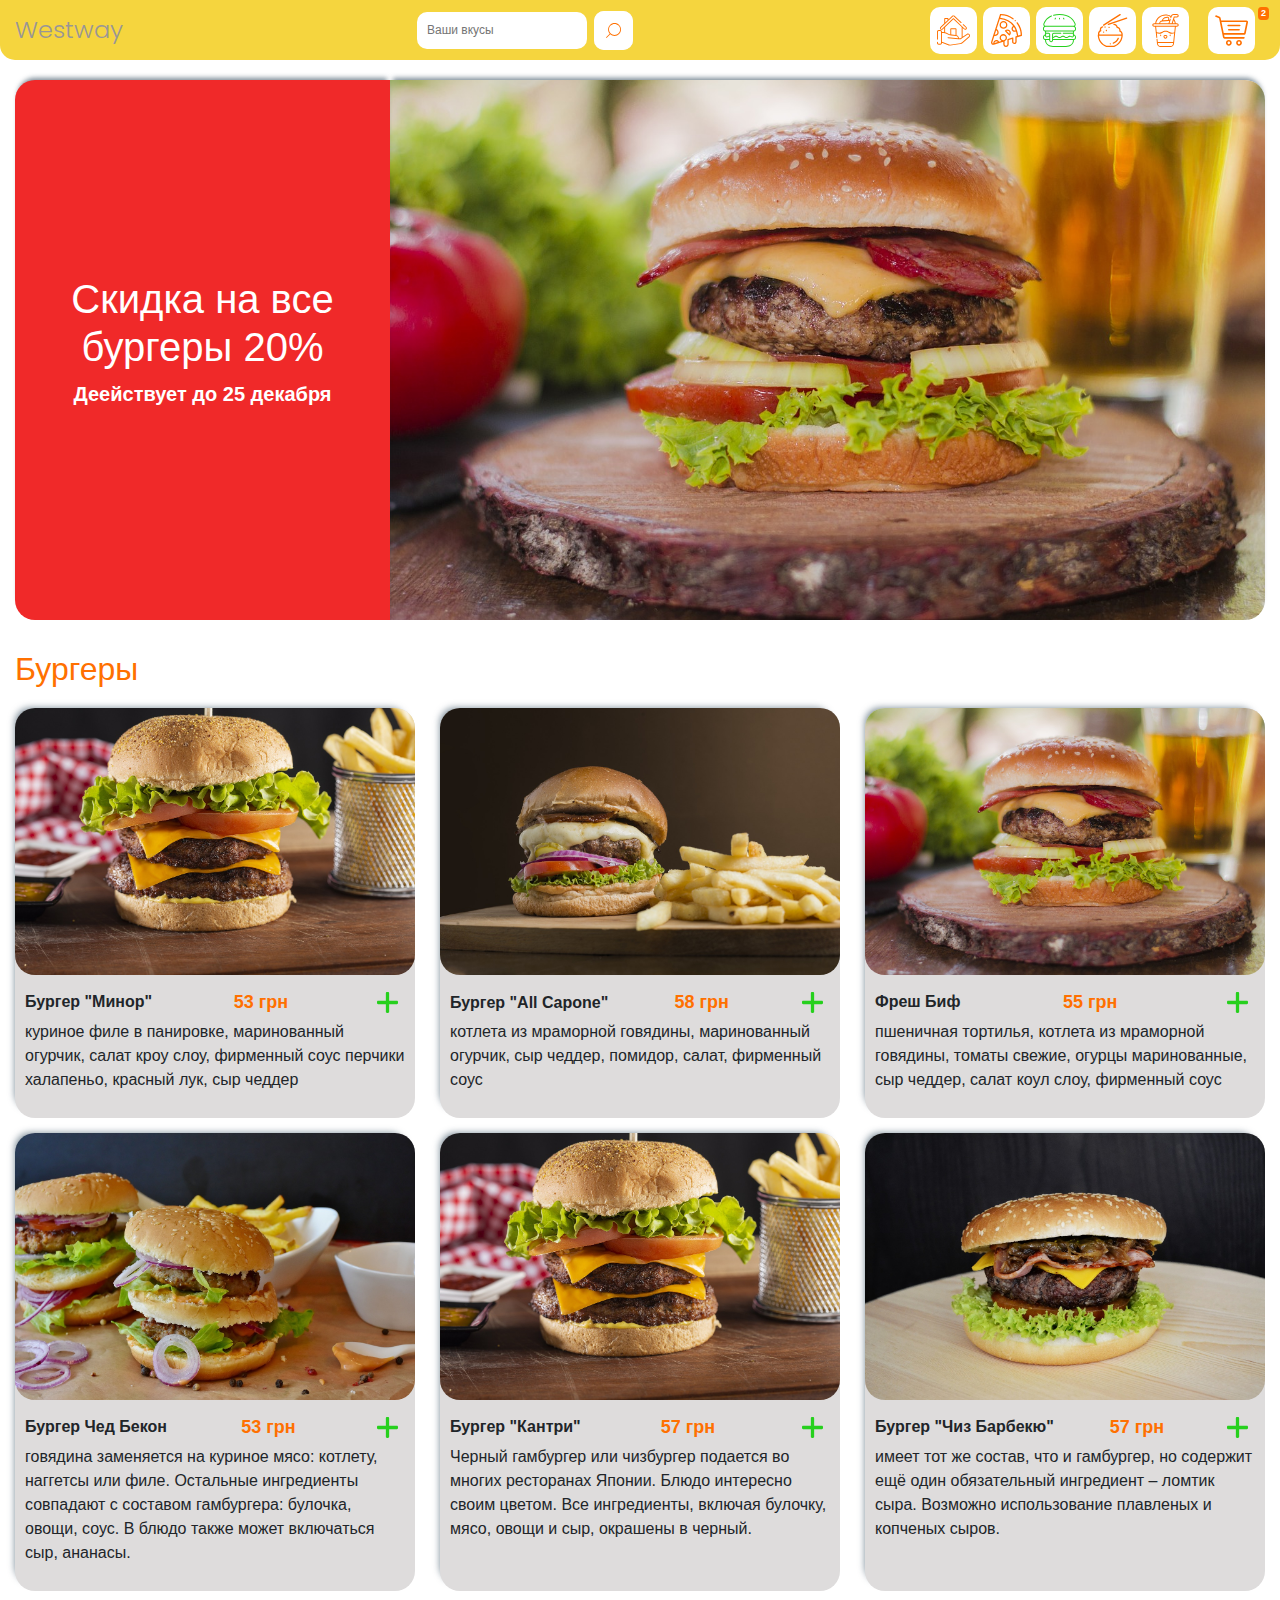
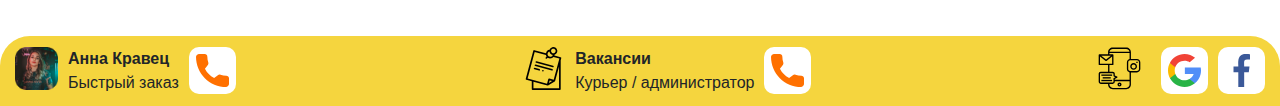
<file: burgers.html>
<!DOCTYPE html>
<html lang="ru">
<head>
   <meta charset="UTF-8">
   <meta name="viewport" content="width=device-width, initial-scale=1.0">
   <meta http-equiv="X-UA-Compatible" content="ie=edge">
   <meta name="description" content="Westway, доставка пиццы, бургеров">
   <meta name="keywords" content="Westway, доставка еды, пицца, бургеры, роллы">
   <meta name="author" content="Артем Королев">
   <link rel="stylesheet" href="css/style.css">
   <link rel="stylesheet" href="css/burgers.css">
   <link rel="stylesheet"
  href="https://stackpath.bootstrapcdn.com/bootstrap/4.5.0/css/bootstrap.min.css">
  <link rel="shortcut icon" href="img/pizza.ico" type="image/x-icon">
   <title>Westway - бургеры</title>
</head>
<body>
   <!-- HEADER -->
   <header class="header">
      <div class="container-fluid">
         <div class="headerBox">
            <div class="logo">
               <a href="index.html"><span>Westway</span></a>
            </div>
            <form action="/search" method="POST">
               <input type="search" id="search" placeholder="Ваши вкусы">
               <button type="submit" title="Search">
                  <svg class="pulseAnim iconSearch">
                     <use xlink:href="#searchBtn"></use>
                  </svg>
               </button>
            </form><!-- /form -->
            <nav>
               <ul>
                  <li>
                     <a href="index.html" title="Home">
                        <svg class="iconsAnim Icon">
                           <use xlink:href="#house"></use>
                        </svg>
                     </a>
                  </li>
                  <li>
                     <a href="pizza.html" title="Pizza">
                        <svg class="iconsAnim Icon">
                           <use xlink:href="#slice"></use>
                        </svg>
                     </a>
                  </li>
                  <li>
                     <a class="active" href="#" title="Burgers">
                        <svg class="iconsAnim Icon iconActive">
                           <use xlink:href="#burger"></use>
                        </svg>
                     </a>
                  </li>
                  <li>
                     <a href="asian.html" title="Asian">
                        <svg class="iconsAnim Icon">
                           <use xlink:href="#rise"></use>
                        </svg>
                     </a>
                  </li>
                  <li>
                     <a href="cocktails.html" title="Cocktails">
                        <svg class="iconsAnim Icon">
                           <use xlink:href="#frappe"></use>
                        </svg>
                     </a>
                  </li>
                  <li>
                     <a href="shop.html" title="Cart-shop">
                        <svg class="pulseAnim Icon">
                           <use xlink:href="#shopping"></use>
                           <div class="bg-2">2</div>
                        </svg>
                     </a>
                  </li>
               </ul><!-- /ul -->
            </nav><!-- /nav -->
         </div><!-- /headerBox -->
      </div><!-- /container-->
   </header>
   
   <div class="wrapper">
   <!-- INTRO -->
   <section class="intro">
      <div class="container-fluid">
         <div class="introBox">
            <div class="introContent">
               <div class="contentInner">
                  <h1 class="pulse1">Скидка на все бургеры 20%</h1>
                  <p>Деействует до 25 декабря</p>
                  <!-- <span>275 грн</span> -->
               </div>
            </div><!-- /introContent-->
            <div class="introBanner">
               <!-- <img src="img/banner2.jpg" alt=""> -->
            </div><!-- /introBanner-->
         </div><!-- /introBox-->
      </div><!-- /container-->
   </section>

   <!-- POPULAR -->
   <section class="popular">
      <div class="container-fluid">
         <h2>Бургеры</h2>
         <div class="popularBox">
            <div class="popularCards">
               <div class="popimg scale">
                  <img src="img/burger6.jpg" alt="">
               </div>
               <div class="descriptionCards">
                  <div class="contentAdd">
                     <p>Бургер "Минор"</p>
                     <div class="popularPrice"><span>53 грн</span></div>
                     <a href="#exampleModalCenter" data-toggle="modal" data-target="#exampleModalCenter" title="add">
                        <svg class="pulseAnim iconAdd">
                           <use xlink:href="#plus"></use>
                        </svg>
                     </a>
                  </div>
                  <p>куриное филе в панировке, маринованный огурчик, салат кроу слоу, фирменный соус
                     перчики халапеньо, красный лук, сыр чеддер
                  </p>
               </div><!-- /descriptionCards-->
            </div><!-- /popularCards-->
            <div class="popularCards">
               <div class="popimg scale">
                  <img src="img/burger5.jpg" alt="">
               </div>
               <div class="descriptionCards">
                  <div class="contentAdd">
                     <p>Бургер "All Capone"</p>
                     <div class="popularPrice"><span>58 грн</span></div>
                     <a href="#exampleModalCenter" data-toggle="modal" data-target="#exampleModalCenter" title="add">
                        <svg class="pulseAnim iconAdd">
                           <use xlink:href="#plus"></use>
                        </svg>
                     </a>
                  </div>
                  <p>котлета из мраморной говядины, маринованный огурчик, сыр чеддер, помидор, салат, фирменный соус
                  </p>
               </div><!-- /descriptionCards-->
            </div><!-- /popularCards-->
            <div class="popularCards">
               <div class="popimg scale">
                  <img src="img/burger7.jpg" alt="">
               </div>
               <div class="descriptionCards">
                  <div class="contentAdd">
                     <p>Фреш Биф</p>
                     <div class="popularPrice"><span>55 грн</span></div>
                     <a href="#exampleModalCenter" data-toggle="modal" data-target="#exampleModalCenter" title="add">
                        <svg class="pulseAnim iconAdd">
                           <use xlink:href="#plus"></use>
                        </svg>
                     </a>
                  </div>
                  <p>пшеничная тортилья, котлета из мраморной говядины, томаты
                     свежие, огурцы маринованные, сыр чеддер, салат коул слоу, фирменный соус
                  </p>
               </div><!-- /descriptionCards-->
            </div><!-- /popularCards-->
            <div class="popularCards">
               <div class="popimg scale">
                  <img src="img/burger4.jpg" alt="">
               </div>
               <div class="descriptionCards">
                  <div class="contentAdd">
                     <p>Бургер Чед Бекон</p>
                     <div class="popularPrice"><span>53 грн</span></div>
                     <a href="#exampleModalCenter" data-toggle="modal" data-target="#exampleModalCenter" title="add">
                        <svg class="pulseAnim iconAdd">
                           <use xlink:href="#plus"></use>
                        </svg>
                     </a>
                  </div>
                  <p>говядина заменяется на куриное мясо: котлету, наггетсы или
                     филе. Остальные ингредиенты совпадают с составом гамбургера:
                     булочка, овощи, соус. В блюдо также может включаться сыр, ананасы.
                  </p>
               </div><!-- /descriptionCards-->
            </div><!-- /popularCards-->
            <div class="popularCards">
               <div class="popimg scale">
                  <img src="img/burger6.jpg" alt="">
               </div>
               <div class="descriptionCards">
                  <div class="contentAdd">
                     <p>Бургер "Кантри"</p>
                     <div class="popularPrice"><span>57 грн</span></div>
                     <a href="#exampleModalCenter" data-toggle="modal" data-target="#exampleModalCenter" title="add">
                        <svg class="pulseAnim iconAdd">
                           <use xlink:href="#plus"></use>
                        </svg>
                     </a>
                  </div>
                  <p>Черный гамбургер или чизбургер подается во многих ресторанах
                     Японии. Блюдо интересно своим цветом. Все ингредиенты, включая булочку, мясо, овощи и сыр, окрашены в черный.
                  </p>
               </div><!-- /descriptionCards-->
            </div><!-- /popularCards-->
            <div class="popularCards">
               <div class="popimg scale">
                  <img src="img/burger2.jpg" alt="">
               </div>
               <div class="descriptionCards">
                  <div class="contentAdd">
                     <p>Бургер "Чиз Барбекю"</p>
                     <div class="popularPrice"><span>57 грн</span></div>
                     <a href="#exampleModalCenter" data-toggle="modal" data-target="#exampleModalCenter" title="add">
                        <svg class="pulseAnim iconAdd">
                           <use xlink:href="#plus"></use>
                        </svg>
                     </a>
                  </div>
                  <p> имеет тот же состав, что и гамбургер, но содержит ещё один
                     обязательный ингредиент – ломтик сыра.  Возможно использование плавленых и копченых сыров.
                  </p>
               </div><!-- /descriptionCards-->
            </div><!-- /popularCards-->
         </div><!-- /popularBox-->
      </div><!-- /container-fluid-->
   </section>
</div><!-- /wrapper-->


   <!-- FOOTER -->
<footer class="footer">
   <div class="container-fluid">
      <div class="footerBox">
         <!-- footerContent -->
         <div class="footerContent">
            <img src="img/person.png" alt="">
            <div class="contentUser">
               <p>Анна Кравец</p>
               <p>Быстрый заказ</p>
            </div>
            <a href="tel:+38(888)-888-88-88">
               <svg class="pulseAnim Icon">
                  <use xlink:href="#call"></use>
               </svg>
            </a>
         </div>
         <!-- footerContent -->
         <div class="footerContent jobs">
            <img src="img/job.svg" alt="">
            <div class="contentUser">
               <p>Вакансии</p>
               <p>Курьер / администратор</p>
            </div>
            <a href="tel:+38(888)-724-88-88">
               <svg class="pulseAnim Icon">
                  <use xlink:href="#call"></use>
               </svg>
            </a>
         </div>
         <!-- footerContent -->
         <div class="footerContent footerSocial">
            <img src="img/media.svg" alt="">
            <div class="contentSocial">
               <a href="#">
                  <svg class="pulseAnim Icon">
                     <use xlink:href="#google"></use>
                  </svg>
               </a>
               <a href="#">
                  <svg class="pulseAnim Icon">
                     <use xlink:href="#facebook"></use>
                  </svg>
               </a>
            </div><!-- /contentSocial -->
         </div><!-- /footerContent -->
      </div><!-- /footerBox -->
   </div><!-- /container -->
</footer>

   <!-- MODAL ADD -->
   <div class="modal fade" id="exampleModalCenter" tabindex="-1" role="dialog" aria-labelledby="exampleModalCenterTitle" aria-hidden="true">
      <div class="modal-dialog modal-sm modal-dialog-centered" role="document">
         <div class="modal-content">
            <div class="modal-header">
               <h5 class="modal-title text-warning" id="exampleModalLongTitle">Успешно добавлено</h5>
               <button type="button" class="close" data-dismiss="modal" aria-label="Close">
                  <span class="text-warning" aria-hidden="true">&times;</span>
               </button>
            </div>
            <div class="modal-body text-center">
               <img class="addCart" src="img/buy.svg" alt="">
            </div>
            <div class="modal-footer">
               <a class="btn btn-warning" href="shop.html" role="button">Перейти в корзину</a>
            </div>
         </div>
      </div>
   </div>

   <!-- SPRITES -->
   <svg display="none">
      <symbol id="plus" viewBox="0 0 492 492">
         <g>
         	<path d="M465.064,207.566l0.028,0H284.436V27.25c0-14.84-12.016-27.248-26.856-27.248h-23.116
         	c-14.836,0-26.904,12.408-26.904,27.248v180.316H26.908c-14.832,0-26.908,12-26.908,26.844v23.248
         	c0,14.832,12.072,26.78,26.908,26.78h180.656v180.968c0,14.832,12.064,26.592,26.904,26.592h23.116
         	c14.84,0,26.856-11.764,26.856-26.592V284.438h180.624c14.84,0,26.936-11.952,26.936-26.78V234.41
         	C492,219.566,479.904,207.566,465.064,207.566z"/>
         </g>
      </symbol>
      <symbol id="burger" viewBox="0 0 512 512">
         <g>
            <path d="m186.826 85.343c2.665 0 5.247-1.425 6.603-3.935l6.504-12.035c1.969-3.643.612-8.192-3.031-10.161-3.646-1.969-8.193-.61-10.161 3.031l-6.504 12.035c-1.969 3.643-.612 8.193 3.031 10.161 1.133.613 2.353.904 3.558.904z"/>
            <path d="m263.408 78.666v-13.68c0-4.141-3.357-7.498-7.498-7.498s-7.498 3.357-7.498 7.498v13.68c0 4.141 3.357 7.498 7.498 7.498s7.498-3.357 7.498-7.498z"/>
            <path d="m325.175 85.242c1.277 0 2.571-.327 3.755-1.013 3.582-2.078 4.802-6.666 2.724-10.248l-6.863-11.834c-2.078-3.582-6.666-4.801-10.248-2.724-3.582 2.078-4.802 6.666-2.724 10.248l6.863 11.834c1.391 2.397 3.907 3.737 6.493 3.737z"/>
            <path d="m512 231.606v-6.606c0-14.005-7.054-26.388-17.791-33.8 2.527-2.041 4.806-4.445 6.756-7.203 6.651-9.406 8.322-21.521 4.471-32.406-9.3-26.29-28.628-64.149-67.893-95.215-45.273-35.818-106.316-54.532-181.435-55.619-.072-.001-.145-.001-.217 0-33.951.491-65.402 4.645-93.479 12.346-3.993 1.095-6.343 5.221-5.248 9.214s5.22 6.345 9.214 5.248c26.826-7.358 56.978-11.332 89.621-11.812 162.214 2.39 217.053 89.26 235.298 140.839 2.263 6.396 1.323 13.229-2.578 18.748-3.868 5.471-9.934 8.609-16.642 8.609h-432.158c-6.733 0-12.831-3.156-16.728-8.66-3.851-5.437-4.797-12.142-2.597-18.394 13.301-37.796 43.846-89.012 113.825-118.36 3.819-1.602 5.617-5.995 4.015-9.814-1.602-3.82-5.998-5.615-9.814-4.015-34.074 14.29-62.586 34.936-84.742 61.364-16.303 19.445-28.896 41.599-37.429 65.847-3.836 10.902-2.195 22.58 4.505 32.039 1.951 2.756 4.271 5.174 6.855 7.232-10.748 7.411-17.809 19.8-17.809 33.812v6.606c0 19.799 14.089 36.368 32.767 40.211l-.15 44.776c-18.602 3.901-32.617 20.428-32.617 40.172v6.606c0 19.788 14.074 36.349 32.737 40.204-.503 7.891-.245 20.697 4.305 34.945 12.263 38.4 45.474 56.688 71.174 65.267 14.821 4.947 30.649 7.456 47.044 7.456h201.481c16.395 0 32.222-2.509 47.043-7.456 25.701-8.58 58.912-26.867 71.174-65.267 4.55-14.247 4.808-27.054 4.305-34.945 18.663-3.854 32.737-20.416 32.737-40.204v-6.606c0-19.797-14.091-36.352-32.767-40.194v-44.754c18.678-3.842 32.767-20.412 32.767-40.211zm-497.004 131.765v-6.606c0-11.394 7.361-21.081 17.57-24.611l-.015 4.419c0 10.643 5.969 20.075 15.576 24.616 9.663 4.567 20.811 3.177 29.09-3.627 3.873-3.183 8.588-6.128 16.792-6.128.863 0 1.676.035 2.469.084v37.909h-55.427c-14.367 0-26.055-11.689-26.055-26.056zm298.792-58.651h150.449v31.856c0 4.857-2.613 8.991-6.988 11.058-4.432 2.094-9.351 1.476-13.16-1.654-5.406-4.443-13.283-9.543-26.321-9.543-16.099 0-24.353 6.538-31.635 12.307-6.394 5.065-11.445 9.065-22.325 9.065-10.881 0-15.931-4-22.325-9.065-7.282-5.768-15.536-12.307-31.636-12.307s-24.714 6.824-31.636 12.307c-6.394 5.065-11.444 9.065-22.323 9.065-10.88 0-15.93-4-22.323-9.065-6.921-5.483-15.536-12.307-31.635-12.307-16.1 0-24.353 6.538-31.636 12.307-4.558 3.611-8.451 6.667-14.245 8.129v-42.219c0-5.478 4.456-9.934 9.934-9.934h112.646c4.141 0 7.498-3.357 7.498-7.498s-3.357-7.498-7.498-7.498h-112.647c-13.747 0-24.93 11.183-24.93 24.93v92.341c0 8.155-6.634 14.79-14.789 14.79s-14.789-6.635-14.789-14.79v-92.341c0-13.747-11.184-24.93-24.93-24.93h-38.781v-17.066h416.474v17.066h-150.449c-4.141 0-7.498 3.357-7.498 7.498s3.357 7.498 7.498 7.498zm-227.245 0c5.478 0 9.935 4.456 9.935 9.934v21.846c-.803-.037-1.62-.063-2.469-.063-13.034 0-20.909 5.097-26.313 9.538-3.81 3.13-8.729 3.749-13.163 1.654-4.375-2.067-6.987-6.201-6.987-11.057v-31.852zm374.13 129.238c-8.308 26.017-29.046 44.725-61.638 55.604-13.287 4.436-27.517 6.685-42.295 6.685h-201.48c-14.778 0-29.008-2.249-42.295-6.685-63.845-21.312-66.519-68.39-65.308-85.14h48.822v2.572c0 16.424 13.361 29.786 29.785 29.786s29.785-13.361 29.785-29.786v-2.572h308.256c.423 6.405.271 17.313-3.632 29.536zm36.331-77.193v6.606c0 14.367-11.689 26.056-26.056 26.056h-314.9v-17.248c10.995-1.754 17.607-6.968 23.556-11.68 6.394-5.065 11.445-9.065 22.325-9.065s15.93 4 22.323 9.065c6.922 5.483 15.536 12.307 31.635 12.307s24.353-6.538 31.635-12.307c6.394-5.065 11.444-9.065 22.324-9.065 10.881 0 15.931 4 22.325 9.065 7.282 5.768 15.536 12.307 31.636 12.307s24.354-6.538 31.636-12.307c6.394-5.065 11.444-9.065 22.324-9.065 8.207 0 12.924 2.947 16.799 6.133 8.278 6.803 19.425 8.194 29.089 3.627 9.608-4.54 15.577-13.973 15.577-24.617v-4.508c10.318 3.469 17.772 13.225 17.772 24.696zm-26.055-99.103h-429.898c-14.367 0-26.056-11.689-26.056-26.056v-6.606c0-14.367 11.689-26.056 26.056-26.056h429.897c14.367 0 26.056 11.689 26.056 26.056v6.606c0 14.367-11.688 26.056-26.055 26.056z"/></g>
            </g>
      </symbol>
      <symbol id="house" viewBox="0 0 512 512">
         <g>
            <path d="M506.552,317.933c-9.739-14.312-29.351-18.1-43.707-8.452l-65.34,43.728l-0.19-136.11l22.7,21.265
      		c4.827,4.521,11.121,7.009,17.729,7.009c0.012,0,0.026,0,0.039,0c7.134-0.01,14.022-3,18.898-8.205
      		c4.737-5.057,7.222-11.655,6.996-18.581c-0.226-6.926-3.136-13.349-8.193-18.086l-43.035-40.314
      		c-2.946-2.76-7.571-2.609-10.33,0.337c-2.759,2.946-2.608,7.57,0.337,10.33l43.035,40.314c2.208,2.068,3.478,4.872,3.577,7.895
      		c0.098,3.023-0.986,5.904-3.055,8.111c-2.16,2.306-5.09,3.578-8.252,3.582c-0.006,0-0.011,0-0.017,0
      		c-2.883,0-5.63-1.086-7.737-3.06c-0.001-0.001-0.001-0.001-0.001-0.001L259.124,67.616c-2.816-2.637-7.198-2.633-10.007,0.014
      		L78.679,228.188c-2.201,2.074-5.079,3.16-8.103,3.076c-3.024-0.09-5.831-1.353-7.905-3.556c-2.074-2.201-3.167-5.079-3.076-8.102
      		c0.09-3.024,1.353-5.831,3.554-7.905L246.326,39.143c4.342-4.091,11.154-4.101,15.507-0.021L369,139.514
      		c2.945,2.759,7.57,2.609,10.33-0.337c2.759-2.946,2.608-7.57-0.337-10.33L271.827,28.455c-9.973-9.344-25.576-9.323-35.523,0.049
      		l-58.639,55.24l-0.016-9.853c-0.004-3.106-1.218-6.024-3.417-8.216c-2.195-2.189-5.109-3.394-8.209-3.394
      		c-0.006,0-0.011,0-0.017,0l-41.947,0.059c-3.106,0.004-6.023,1.218-8.216,3.417c-2.192,2.199-3.398,5.12-3.393,8.227l0.116,71.087
      		l-59.439,55.993c-5.044,4.751-7.935,11.182-8.142,18.108c-0.207,6.926,2.296,13.518,7.047,18.56
         	c4.75,5.044,11.181,7.936,18.108,8.143c0.265,0.008,0.53,0.012,0.795,0.012c6.635,0,12.918-2.49,17.767-7.06l22.649-21.336
      		l0.09,64.291c-7.328-1.067-14.742-1.627-22.19-1.627H76.746v-4.382c0-14.711-11.969-26.68-26.68-26.68H26.68
         	C11.969,249.092,0,261.06,0,275.772V390.29c0,4.036,3.272,7.308,7.308,7.308s7.308-3.272,7.308-7.308V275.772
      		c0-6.652,5.412-12.064,12.064-12.064h23.385c6.652,0,12.064,5.412,12.064,12.064v11.69v149.796v11.575
      		c0,6.652-5.412,12.064-12.064,12.064H26.68c-6.652,0-12.064-5.412-12.064-12.064v-12.788c0-4.036-3.272-7.308-7.308-7.308
      		S0,432.009,0,436.045v12.788c0,14.711,11.969,26.68,26.68,26.68h23.385c14.711,0,26.68-11.968,26.68-26.68v-0.993l107.024,40.528
      		c0.198,0.075,0.399,0.141,0.603,0.198c4.653,1.314,9.304,1.973,13.896,1.973c2.484,0,4.951-0.193,7.393-0.579l157.281-22.672
      		c0.037-0.005,0.073-0.011,0.11-0.017c13.372-2.135,25.987-7.788,36.48-16.346c0.091-0.074,0.181-0.151,0.268-0.23l101.611-91.388
      		C513.244,348.802,515.453,331.015,506.552,317.933z M163.037,76.902l0.034,20.59l-35.912,33.83l-0.089-54.371L163.037,76.902z
         	M254.141,82.976l128.538,120.412l0.223,159.593l-20.691,13.848L340.3,375.6l-0.579-5.82
      		c-2.039-20.498-17.171-36.987-37.18-40.922l-0.132-94.945c-0.01-7.286-5.942-13.207-13.227-13.207c-0.006,0-0.011,0-0.018,0
      		l-69.654,0.098c-3.533,0.005-6.853,1.385-9.347,3.887c-2.495,2.501-3.866,5.825-3.861,9.357l0.116,82.781
      		c-13.797-3.154-26.971-8.363-39.288-15.568c-1.537-0.899-3.089-1.767-4.654-2.611c-0.61-0.329-1.23-0.638-1.845-0.959
      		c-0.952-0.497-1.902-0.997-2.864-1.474c-0.766-0.38-1.541-0.74-2.313-1.107c-0.819-0.389-1.637-0.782-2.462-1.157
      		c-0.84-0.381-1.687-0.744-2.533-1.11c-0.773-0.334-1.546-0.67-2.324-0.991c-0.87-0.359-1.745-0.704-2.621-1.047
      		c-0.777-0.304-1.555-0.606-2.336-0.898c-0.867-0.324-1.738-0.637-2.611-0.944c-0.819-0.289-1.639-0.571-2.463-0.846
      		c-0.836-0.279-1.674-0.552-2.516-0.817c-0.897-0.283-1.798-0.553-2.7-0.82c-0.775-0.228-1.549-0.456-2.328-0.672
      		c-1.017-0.283-2.039-0.548-3.062-0.81c-0.479-0.123-0.955-0.262-1.437-0.381l-0.113-80.878L254.141,82.976z M287.923,327.029
      		l-61.125-7.037l-5.759-0.663l-0.118-83.911l66.874-0.094L287.923,327.029z M491.673,348.41l-101.511,91.298
      		c-8.459,6.859-18.606,11.396-29.361,13.122l-157.213,22.662c-0.033,0.005-0.065,0.01-0.098,0.015l-0.109,0.017
      		c-4.763,0.754-9.723,0.436-14.744-0.942L76.746,432.21V294.77h12.505c10.645,0,21.218,1.229,31.514,3.616
      		c0.383,0.089,0.765,0.18,1.147,0.272c1.265,0.305,2.527,0.619,3.783,0.959c0.11,0.03,0.219,0.062,0.329,0.092
      		c1.259,0.344,2.513,0.707,3.763,1.086c0.224,0.068,0.449,0.135,0.672,0.204c1.33,0.411,2.654,0.84,3.971,1.29
      		c0.136,0.047,0.271,0.095,0.407,0.142c2.743,0.947,5.459,1.98,8.141,3.098c0.146,0.061,0.292,0.122,0.438,0.184
      		c1.337,0.562,2.666,1.143,3.986,1.747c0.035,0.016,0.071,0.033,0.106,0.05c1.276,0.586,2.543,1.194,3.802,1.819
      		c0.148,0.073,0.297,0.145,0.445,0.219c1.23,0.615,2.45,1.252,3.663,1.904c0.229,0.123,0.457,0.249,0.686,0.373
      		c1.224,0.667,2.441,1.347,3.646,2.052c17.391,10.173,36.323,16.762,56.271,19.585c0.063,0.009,0.125,0.017,0.188,0.024
      		l81.881,9.427c0.453,0.065,0.903,0.14,1.35,0.224c12.054,2.264,21.568,11.171,24.751,22.77c0.472,1.718,0.804,3.496,0.986,5.319
      		l0.325,3.27l-153.46-13.445c-4.018-0.351-7.566,2.622-7.918,6.642c-0.353,4.021,2.622,7.566,6.642,7.918l162.242,14.215
      		c0.039,0.003,0.077,0.002,0.115,0.005c0.038,0.003,0.075,0.009,0.114,0.012l30.597,1.717c0.137,0.008,0.273,0.011,0.409,0.011
      		c0.145,0,0.288-0.023,0.432-0.032c0.163-0.01,0.326-0.016,0.488-0.036c0.218-0.028,0.431-0.075,0.645-0.122
      		c0.153-0.034,0.307-0.059,0.457-0.103c0.234-0.067,0.459-0.158,0.686-0.249c0.122-0.049,0.248-0.086,0.368-0.142
      		c0.341-0.158,0.673-0.34,0.989-0.552l25.972-17.381c0.001-0.001,0.002-0.002,0.003-0.003l76.702-51.332
      		c7.717-5.187,18.251-3.152,23.482,4.536C499.249,333.181,498.062,342.736,491.673,348.41z"/>
            </g>
         </symbol>
         <symbol id="slice" viewBox="0 0 512.003 512.003">
            <g>
            <path d="m386.279 111.831c3.536 2.353 8.259 2.19 11.636-.38 3.181-2.421 4.598-6.666 3.568-10.517-1.104-4.129-4.846-7.163-9.113-7.394-4.247-.23-8.267 2.354-9.831 6.303-1.705 4.303-.151 9.438 3.74 11.988z"/><path d="m429.848 131.761c-3.338-4.399-9.609-5.264-14.011-1.923-4.399 3.337-5.261 9.61-1.923 14.011 39.529 52.112 61.093 113.87 62.589 179.033l-38.835 12.324c-4.112-29.492-10.702-56.996-19.635-81.911-.001-.002-.001-.004-.002-.006-9.099-25.404-20.867-48.756-34.98-69.41-.005-.007-.009-.013-.013-.02-47.371-69.326-122.763-111.476-224.21-125.394l12.371-38.384c65.514 1.462 127.636 22.738 180.094 61.755 1.793 1.333 3.885 1.977 5.96 1.977 3.054 0 6.069-1.395 8.032-4.033 3.296-4.432 2.375-10.695-2.057-13.992-57.864-43.039-126.778-65.788-199.286-65.788-4.341 0-8.187 2.801-9.518 6.933l-76.8 238.298-26.516 82.265c-.017.053-.033.107-.049.16l-33.998 105.49c-3.909 12.145-.734 25.316 8.286 34.375 9.111 9.149 22.434 12.405 34.772 8.488l146.18-46.393v40.064c0 22.72 18.271 41.698    40.729 42.307.395.011.79.017 1.184.017 11.026 0 21.391-4.196 29.295-11.89 8.12-7.903 12.593-18.477 12.593-29.773v-67.322l52.53-16.672v45.353c0 19.426 15.898 35.229 35.44 35.229 9.441 0 18.327-3.653 25.028-10.296 6.707-6.665 10.401-15.52 10.401-24.934v-67.844l76.112-24.152c4.154-1.317 6.976-5.174 6.976-9.531 0-72.242-23.078-140.852-66.739-198.411zm-59.205 69.603c10.08 15.716 18.775 33.018 25.935 51.604-4.179 2.257-8.886 3.461-13.719 3.461-15.925 0-28.88-12.955-28.88-28.88 0-11.349 6.72-21.517 16.664-26.185zm-267.268 110.596c-8.033 7.971-18.872 11.879-29.819 11.092l22.67-70.34c2.583 1.567 4.985 3.441 7.141 5.58 7.232 7.176 11.214 16.709 11.214 26.843-.001 10.128-3.98 19.655-11.206 26.825zm-32.745 139.726c.143-15.604 12.881-28.257 28.519-28.257 9.317 0 17.881 4.594 23.145 11.862zm162.174-56.755c-14.619 14.509-38.406 14.508-53.025 0-7.058-7.003-10.943-16.308-10.943-26.2 0-9.894 3.886-19.198 10.943-26.202 7.31-7.254 16.911-10.881 26.513-10.881s19.203 3.627 26.513 10.881c7.057 7.003 10.943 16.309 10.943 26.202-.001 9.892-3.887 19.198-10.944 26.2zm167.669-47.922c-4.153 1.319-6.974 5.175-6.974 9.531v75.16c0 4.047-1.598 7.863-4.49 10.738-2.922 2.896-6.807 4.491-10.939 4.491-8.514 0-15.44-6.832-15.44-15.229v-59.02c0-3.189-1.522-6.186-4.095-8.07-2.573-1.883-5.891-2.426-8.931-1.461l-72.53 23.021c-4.153 1.318-6.975 5.174-6.975 9.531v74.64c0 5.852-2.323 11.335-6.542 15.44-4.284 4.17-9.936 6.391-15.987 6.214-11.729-.318-21.271-10.328-21.271-22.315v-47.439c7.517-2.76 14.565-7.131 20.593-13.113 0 0 0 0 0-.001 10.869-10.786 16.855-25.133 16.855-40.397 0-15.265-5.986-29.611-16.855-40.397-22.387-22.217-58.813-22.218-81.201-.001-10.87 10.786-16.855 25.134-16.855 40.398s5.985 29.611 16.855 40.397c3.493 3.466 7.328 6.392 11.397 8.777l-35.156 11.158c-8.322-15.477-24.719-25.631-42.783-25.631-26.754 0-48.52 21.767-48.52 48.521 0 1.892.109 3.772.325 5.636-4.218.404-8.335-1.063-11.435-4.177-3.771-3.788-5.05-9.072-3.421-14.133l31.203-96.817c3.019.471 6.045.705 9.057.705 15.168 0 29.926-5.913 41.105-17.007 11.038-10.954 17.117-25.523 17.117-41.022 0-15.505-6.082-30.08-17.126-41.039-4.396-4.363-9.472-7.999-14.983-10.763l50.123-155.522c92.169 11.962 161.537 47.925 206.497 107.028-15.118 8.474-25.113 24.716-25.113 42.711 0 26.952 21.928 48.88 48.88 48.88 7.099 0 14.037-1.537 20.373-4.442 6.763 21.378 11.821 44.622 15.087 69.354z"/><path d="m269.769 169.329c0-16.081-6.307-31.195-17.758-42.56-23.588-23.406-61.969-23.406-85.557 0-11.451 11.364-17.758 26.478-17.758 42.56 0 16.081 6.307 31.195 17.758 42.56 11.794 11.703 27.286 17.555 42.778 17.555s30.984-5.852 42.778-17.555c11.452-11.365 17.759-26.479 17.759-42.56zm-31.846 28.362c-15.82 15.699-41.561 15.699-57.381 0-7.64-7.58-11.846-17.652-11.846-28.362s4.206-20.782 11.846-28.362c7.91-7.85 18.3-11.774 28.69-11.774 10.391 0 20.78 3.925 28.69 11.774 7.64 7.58 11.846 17.652 11.846 28.362.001 10.71-4.205 20.782-11.845 28.362z"/><path d="m308.857 255.15c-20.34-21.006-54.085-21.444-75.224-.978-1.905 1.846-3 4.372-3.043 7.023-.042 2.651.97 5.212 2.815 7.117l59.864 61.824c1.961 2.026 4.571 3.044 7.185 3.044 2.505 0 5.014-.936 6.955-2.815 21.138-20.467 21.788-54.208 1.448-75.215zm-9.23 52.803-43.844-45.279c12.65-6.379 28.436-4.217 38.705 6.389 10.271 10.606 11.922 26.453 5.139 38.89z"/>
            </g>
         </symbol>
         <symbol id="shopping" viewBox="0 0 511.999 511.999">
            <g>
            	<g>
            		<path d="M214.685,402.828c-24.829,0-45.029,20.2-45.029,45.029c0,24.829,20.2,45.029,45.029,45.029s45.029-20.2,45.029-45.029
            			C259.713,423.028,239.513,402.828,214.685,402.828z M214.685,467.742c-10.966,0-19.887-8.922-19.887-19.887
            			c0-10.966,8.922-19.887,19.887-19.887s19.887,8.922,19.887,19.887C234.572,458.822,225.65,467.742,214.685,467.742z"/>
            	</g>
            </g>
            <g>
            	<g>
            		<path d="M372.63,402.828c-24.829,0-45.029,20.2-45.029,45.029c0,24.829,20.2,45.029,45.029,45.029s45.029-20.2,45.029-45.029
            			C417.658,423.028,397.458,402.828,372.63,402.828z M372.63,467.742c-10.966,0-19.887-8.922-19.887-19.887
            			c0-10.966,8.922-19.887,19.887-19.887c10.966,0,19.887,8.922,19.887,19.887C392.517,458.822,383.595,467.742,372.63,467.742z"/>
            	</g>
            </g>
            <g>
            	<g>
            		<path d="M383.716,165.755H203.567c-6.943,0-12.571,5.628-12.571,12.571c0,6.943,5.629,12.571,12.571,12.571h180.149
            			c6.943,0,12.571-5.628,12.571-12.571C396.287,171.382,390.659,165.755,383.716,165.755z"/>
            	</g>
            </g>
            <g>
            	<g>
            		<path d="M373.911,231.035H213.373c-6.943,0-12.571,5.628-12.571,12.571s5.628,12.571,12.571,12.571h160.537
            			c6.943,0,12.571-5.628,12.571-12.571C386.481,236.664,380.853,231.035,373.911,231.035z"/>
            	</g>
            </g>
            <g>
            	<g>
            		<path d="M506.341,109.744c-4.794-5.884-11.898-9.258-19.489-9.258H95.278L87.37,62.097c-1.651-8.008-7.113-14.732-14.614-17.989
            			l-55.177-23.95c-6.37-2.767-13.773,0.156-16.536,6.524c-2.766,6.37,0.157,13.774,6.524,16.537L62.745,67.17l60.826,295.261
            			c2.396,11.628,12.752,20.068,24.625,20.068h301.166c6.943,0,12.571-5.628,12.571-12.571c0-6.943-5.628-12.571-12.571-12.571
            			H148.197l-7.399-35.916H451.69c11.872,0,22.229-8.44,24.624-20.068l35.163-170.675
            			C513.008,123.266,511.136,115.627,506.341,109.744z M451.69,296.301H135.619l-35.161-170.674l386.393,0.001L451.69,296.301z"/>
            	</g>
            </g>
         </symbol>
         <symbol id="frappe" viewBox="0 0 512 512">
            <g>
               <path d="m188.817 339.291v-11.821c0-4.142-3.357-7.5-7.5-7.5s-7.5 3.358-7.5 7.5v11.821c0 4.142 3.357 7.5 7.5 7.5s7.5-3.358 7.5-7.5z"/>
               <path d="m285.779 349.102c0-23.28-21.612-23.28-30.841-23.28s-30.842 0-30.842 23.28c0 18.538 13.836 33.619 30.842 33.619s30.841-15.082 30.841-33.619zm-46.682 0c0-5.742.641-8.28 15.842-8.28 15.2 0 15.841 2.539 15.841 8.28 0 10.266-7.106 18.619-15.841 18.619-8.736-.001-15.842-8.353-15.842-18.619z"/>
               <path d="m336.06 339.291v-11.821c0-4.142-3.357-7.5-7.5-7.5s-7.5 3.358-7.5 7.5v11.821c0 4.142 3.357 7.5 7.5 7.5s7.5-3.358 7.5-7.5z"/>
               <path d="m433.324 142.456h-17.33c-3.979-23.495-13.21-46.005-26.881-65.594l7.298-22.456h36.913c14.999 0 27.202-12.203 27.202-27.203s-12.203-27.203-27.202-27.203h-50.184c-19.66 0-37.031 12.119-43.892 30.374-25.113-15.049-53.696-22.985-83.248-22.985-39.581 0-77.704 14.411-107.346 40.578-27.935 24.659-46.478 58.035-52.641 94.489h-17.337c-14.999 0-27.202 12.203-27.202 27.203s12.203 27.203 27.202 27.203h16.853l17.969 167.295c.413 3.847 3.665 6.7 7.448 6.7.268 0 .538-.014.81-.043 4.118-.442 7.099-4.14 6.656-8.258l-6.949-64.693c9.214 4.11 20.865 7.364 37.497 7.364 26.705 0 40.735-8.418 53.114-15.846 11.749-7.049 22.847-13.708 45.397-13.708 22.552 0 33.649 6.659 45.399 13.708 12.379 7.427 26.41 15.846 53.117 15.846 14.837 0 25.622-2.544 34.408-6.06l-14.528 135.252h-239.736l-4.559-42.444c-.442-4.118-4.138-7.1-8.258-6.656-4.118.442-7.099 4.14-6.656 8.258l7.399 68.892c3.033 28.239 26.738 49.534 55.14 49.534h153.605c28.401 0 52.106-21.295 55.14-49.534l28.529-265.605h16.853c14.999 0 27.202-12.203 27.202-27.203s-12.203-27.205-27.202-27.205zm-32.58 0h-32.948l15.326-47.158c8.53 14.577 14.513 30.575 17.622 47.158zm-144.744-120.067c27.961 0 54.97 7.809 78.439 22.614l-3.247 9.99c-1.28 3.939.875 8.17 4.814 9.451 3.94 1.281 8.171-.875 9.451-4.815l7.34-22.584c4.286-13.186 16.48-22.045 30.344-22.045h50.184c6.729 0 12.202 5.474 12.202 12.203s-5.474 12.203-12.202 12.203h-42.361c-3.249 0-6.129 2.092-7.133 5.182l-31.806 97.868h-33.484l17.784-54.719c1.28-3.939-.875-8.171-4.814-9.451-3.94-1.281-8.17.875-9.451 4.814l-3.388 10.425c-2.653-.713-5.365-1.194-8.108-1.442 2.103-6.717 3.188-13.707 3.188-20.899 0-7.663-3.225-15.044-8.848-20.251s-13.227-7.854-20.869-7.268l-21.097 1.623c-15.849 1.219-30.956 7.874-42.539 18.737-10.282 9.644-17.434 22.263-20.476 35.932-22.044 2.72-39.366 20.614-41.618 42.499h-47.06c12.884-68.971 73.786-120.067 144.755-120.067zm38.416 70.246-78.666 6.051c6.589-21.31 25.441-36.681 48.338-38.443l21.097-1.623c3.54-.276 6.922.906 9.527 3.318 2.604 2.412 4.039 5.695 4.039 9.245-.001 7.476-1.459 14.677-4.335 21.452zm-91.174 22.058 100.5-7.731c3.464-.269 6.943.02 10.289.836l-11.264 34.658h-129.35c2.236-14.787 14.532-26.587 29.825-27.763zm129.561 382.307h-153.606c-20.72 0-38.013-15.535-40.226-36.136l-1.229-11.447h236.516l-1.229 11.446c-2.214 20.602-19.507 36.137-40.226 36.137zm59.463-215.241c-9.737 5.133-20.041 8.467-36.278 8.467-22.552 0-33.65-6.659-45.4-13.708-12.379-7.427-26.41-15.846-53.116-15.846-26.705 0-40.735 8.418-53.114 15.846-11.749 7.049-22.847 13.708-45.397 13.708-19.228 0-29.819-4.715-39.41-10.182l-8.935-83.183h290.77zm41.058-99.898h-354.648c-6.729 0-12.202-5.474-12.202-12.203s5.474-12.203 12.202-12.203h354.648c6.729 0 12.202 5.474 12.202 12.203s-5.473 12.203-12.202 12.203z"/>
            </g>
         </symbol>
         <symbol id="rise" viewBox="0 0 512 512">
            <g>
            	<g>
            		<path d="M222.107,451.894l-0.29,0.002c-5.526,0.022-9.987,4.52-9.966,10.047c0.021,5.513,4.498,9.966,10.005,9.966
            			c0.014,0,0.027,0,0.041,0l0.448-0.003c5.526-0.066,9.952-4.599,9.886-10.126C232.166,456.254,227.666,451.823,222.107,451.894z"/>
            	</g>
            </g>
            <g>
            	<g>
            		<path d="M349.408,368.219c-5.129-2.052-10.954,0.439-13.008,5.571c-12.874,32.156-38.816,57.671-71.172,70.003
            			c-5.164,1.968-7.755,7.75-5.787,12.914c1.521,3.991,5.32,6.445,9.352,6.445c1.185,0,2.39-0.212,3.562-0.659
            			c37.562-14.317,67.678-43.938,82.623-81.266C357.032,376.097,354.538,370.272,349.408,368.219z"/>
            	</g>
            </g>
            <g>
            	<g>
            		<path d="M415.1,313.763c0.001-23.047-13.081-43.687-33.291-53.679c0.095-1.374,0.143-2.75,0.143-4.124
            			c0-27.97-19.137-51.754-45.628-58.195c-2.62-11.887-8.819-22.73-17.9-31.103c-11.086-10.225-25.503-15.855-40.592-15.855
            			c-5.526,0-10.007,4.48-10.007,10.006s4.481,10.006,10.007,10.006c20.514,0,37.968,15.99,39.735,36.405
            			c0.412,4.759,4.131,8.564,8.879,9.084c20.234,2.218,35.493,19.263,35.493,39.651c0,2.79-0.296,5.595-0.879,8.338
            			c-1.062,4.991,1.804,9.982,6.649,11.582c16.376,5.409,27.378,20.634,27.378,37.884c0,1.286-0.063,2.571-0.187,3.849H52.914
            			c-1.165-3.776-1.753-7.709-1.753-11.748c0-16.644,10.488-31.693,26.098-37.447c2.707-0.999,4.851-3.115,5.883-5.809
            			c1.032-2.694,0.852-5.702-0.495-8.253c-2.349-4.446-3.538-9.261-3.538-14.311c0-15.138,10.825-27.886,25.742-30.312
            			c5.455-0.887,9.157-6.028,8.27-11.483c-0.887-5.455-6.022-9.159-11.483-8.27c-24.65,4.009-42.542,25.064-42.542,50.065
            			c0,4.724,0.667,9.433,1.962,13.961c-18.223,10.584-29.909,30.334-29.909,51.86c0,4.34,0.468,8.596,1.37,12.748
            			c-3.35,1.617-5.668,5.036-5.668,9.006c0,83.213,52.905,157.096,131.648,183.847c1.037,0.352,2.124,0.532,3.219,0.532h118.516
            			c1.095,0,2.182-0.18,3.219-0.532C362.195,484.715,415.1,410.832,415.1,327.619c0-1.416-0.298-2.762-0.829-3.983
            			C414.818,320.375,415.1,317.074,415.1,313.763z M278.557,491.987H163.394c-66.61-23.325-112.253-84.4-116.246-154.36h347.655
            			C390.81,407.588,345.167,468.663,278.557,491.987z"/>
            	</g>
            </g>
            <g>
            	<g>
            		<path d="M147.327,195.725c-1.86-1.861-4.433-2.932-7.074-2.932c-2.632,0-5.213,1.071-7.075,2.932s-2.932,4.443-2.932,7.075
            			s1.07,5.213,2.932,7.075c1.862,1.861,4.443,2.932,7.075,2.932s5.213-1.071,7.074-2.932c1.871-1.861,2.933-4.443,2.933-7.075
            			S149.198,197.586,147.327,195.725z"/>
            	</g>
            </g>
            <g>
            	<g>
            		<path d="M210.037,201.058c-1.86-1.861-4.442-2.932-7.074-2.932s-5.213,1.071-7.075,2.932s-2.932,4.443-2.932,7.075
            			c0,2.642,1.07,5.213,2.932,7.075c1.861,1.871,4.443,2.932,7.075,2.932s5.213-1.061,7.074-2.932
            			c1.861-1.861,2.933-4.443,2.933-7.075S211.9,202.92,210.037,201.058z"/>
            	</g>
            </g>
            <g>
            	<g>
            		<path d="M168,248.759c-1.86-1.861-4.442-2.932-7.085-2.932c-2.631,0-5.213,1.071-7.074,2.932
            			c-1.861,1.861-2.922,4.443-2.922,7.075c0,2.632,1.061,5.213,2.922,7.075c1.86,1.861,4.442,2.932,7.074,2.932
            			c2.643,0,5.224-1.071,7.085-2.932c1.861-1.861,2.933-4.443,2.933-7.075C170.933,253.202,169.862,250.62,168,248.759z"/>
            	</g>
            </g>
            <g>
            	<g>
            		<path d="M125.983,273.776c-1.86-1.861-4.442-2.932-7.074-2.932s-5.213,1.071-7.075,2.932s-2.932,4.443-2.932,7.075
            			s1.07,5.213,2.932,7.075c1.862,1.861,4.443,2.932,7.075,2.932s5.213-1.071,7.074-2.932c1.861-1.861,2.933-4.443,2.933-7.075
            			S127.845,275.637,125.983,273.776z"/>
            	</g>
            </g>
            <g>
            	<g>
            		<path d="M382.35,4.647c-2.96-4.666-9.145-6.05-13.81-3.088L112.639,163.933c-4.666,2.961-6.049,9.144-3.088,13.811
            			c1.906,3.003,5.146,4.646,8.459,4.646c1.833,0,3.689-0.503,5.351-1.559l255.9-162.373C383.928,15.497,385.311,9.314,382.35,4.647z
            			"/>
            	</g>
            </g>
            <g>
            	<g>
            		<path d="M484.605,60.461c-1.794-5.227-7.487-8.01-12.712-6.216l-284.098,97.512c-5.227,1.794-8.01,7.486-6.216,12.713
            			c1.425,4.151,5.307,6.76,9.463,6.76c1.078,0,2.173-0.175,3.249-0.544l284.098-97.512C483.616,71.38,486.399,65.688,484.605,60.461
            			z"/>
            	</g>
            </g>
         </symbol>
         <symbol id="searchBtn" viewBox="0 0 512 512">
            <g>
            	<path d="M447.615,64.386C406.095,22.866,350.892,0,292.175,0s-113.92,22.866-155.439,64.386
            		C95.217,105.905,72.35,161.108,72.35,219.824c0,53.683,19.124,104.421,54.132,144.458L4.399,486.366
            		c-5.864,5.864-5.864,15.371,0,21.236C7.331,510.533,11.174,512,15.016,512s7.686-1.466,10.617-4.399l122.084-122.083
            		c40.037,35.007,90.775,54.132,144.458,54.132c58.718,0,113.919-22.866,155.439-64.386c41.519-41.519,64.385-96.722,64.385-155.439
            		S489.134,105.905,447.615,64.386z M426.379,354.029c-74.001,74-194.406,74-268.407,0c-74-74-74-194.407,0-268.407
            		c37.004-37.004,85.596-55.5,134.204-55.5c48.596,0,97.208,18.505,134.204,55.5C500.378,159.621,500.378,280.028,426.379,354.029z"/>
            </g>
         </symbol>
         <symbol id="call" viewBox="0 0 384 384">
            <g>
         		<path d="M353.188,252.052c-23.51,0-46.594-3.677-68.469-10.906c-10.719-3.656-23.896-0.302-30.438,6.417l-43.177,32.594
         			c-50.073-26.729-80.917-57.563-107.281-107.26l31.635-42.052c8.219-8.208,11.167-20.198,7.635-31.448
         			c-7.26-21.99-10.948-45.063-10.948-68.583C132.146,13.823,118.323,0,101.333,0H30.813C13.823,0,0,13.823,0,30.813
         			C0,225.563,158.438,384,353.188,384c16.99,0,30.813-13.823,30.813-30.813v-70.323C384,265.875,370.177,252.052,353.188,252.052z"/>
         	</g>
         </symbol>
         <symbol id="google" viewBox="0 0 512 512">
            <g>
               <path style="fill:#FBBB00;" d="M113.47,309.408L95.648,375.94l-65.139,1.378C11.042,341.211,0,299.9,0,256
               	c0-42.451,10.324-82.483,28.624-117.732h0.014l57.992,10.632l25.404,57.644c-5.317,15.501-8.215,32.141-8.215,49.456
               	C103.821,274.792,107.225,292.797,113.47,309.408z"/>
               <path style="fill:#518EF8;" d="M507.527,208.176C510.467,223.662,512,239.655,512,256c0,18.328-1.927,36.206-5.598,53.451
               	c-12.462,58.683-45.025,109.925-90.134,146.187l-0.014-0.014l-73.044-3.727l-10.338-64.535
               	c29.932-17.554,53.324-45.025,65.646-77.911h-136.89V208.176h138.887L507.527,208.176L507.527,208.176z"/>
               <path style="fill:#28B446;" d="M416.253,455.624l0.014,0.014C372.396,490.901,316.666,512,256,512
               	c-97.491,0-182.252-54.491-225.491-134.681l82.961-67.91c21.619,57.698,77.278,98.771,142.53,98.771
               	c28.047,0,54.323-7.582,76.87-20.818L416.253,455.624z"/>
               <path style="fill:#F14336;" d="M419.404,58.936l-82.933,67.896c-23.335-14.586-50.919-23.012-80.471-23.012
               	c-66.729,0-123.429,42.957-143.965,102.724l-83.397-68.276h-0.014C71.23,56.123,157.06,0,256,0
               	C318.115,0,375.068,22.126,419.404,58.936z"/>
         	</g>
         </symbol>
         <symbol id="facebook" viewBox="0 0 24 24">
            <g>
         		<path d="m15.997 3.985h2.191v-3.816c-.378-.052-1.678-.169-3.192-.169-6.932 0-5.046 7.85-5.322 9h-3.487v4.266h3.486v10.734h4.274v-10.733h3.345l.531-4.266h-3.877c.188-2.824-.761-5.016 2.051-5.016z" fill="#3b5999"/>
         	</g>
         </symbol>
         <symbol id="burger" viewBox="0 0 512 512">
            <g>
               <path d="m186.826 85.343c2.665 0 5.247-1.425 6.603-3.935l6.504-12.035c1.969-3.643.612-8.192-3.031-10.161-3.646-1.969-8.193-.61-10.161 3.031l-6.504 12.035c-1.969 3.643-.612 8.193 3.031 10.161 1.133.613 2.353.904 3.558.904z"/>
               <path d="m263.408 78.666v-13.68c0-4.141-3.357-7.498-7.498-7.498s-7.498 3.357-7.498 7.498v13.68c0 4.141 3.357 7.498 7.498 7.498s7.498-3.357 7.498-7.498z"/>
               <path d="m325.175 85.242c1.277 0 2.571-.327 3.755-1.013 3.582-2.078 4.802-6.666 2.724-10.248l-6.863-11.834c-2.078-3.582-6.666-4.801-10.248-2.724-3.582 2.078-4.802 6.666-2.724 10.248l6.863 11.834c1.391 2.397 3.907 3.737 6.493 3.737z"/>
               <path d="m512 231.606v-6.606c0-14.005-7.054-26.388-17.791-33.8 2.527-2.041 4.806-4.445 6.756-7.203 6.651-9.406 8.322-21.521 4.471-32.406-9.3-26.29-28.628-64.149-67.893-95.215-45.273-35.818-106.316-54.532-181.435-55.619-.072-.001-.145-.001-.217 0-33.951.491-65.402 4.645-93.479 12.346-3.993 1.095-6.343 5.221-5.248 9.214s5.22 6.345 9.214 5.248c26.826-7.358 56.978-11.332 89.621-11.812 162.214 2.39 217.053 89.26 235.298 140.839 2.263 6.396 1.323 13.229-2.578 18.748-3.868 5.471-9.934 8.609-16.642 8.609h-432.158c-6.733 0-12.831-3.156-16.728-8.66-3.851-5.437-4.797-12.142-2.597-18.394 13.301-37.796 43.846-89.012 113.825-118.36 3.819-1.602 5.617-5.995 4.015-9.814-1.602-3.82-5.998-5.615-9.814-4.015-34.074 14.29-62.586 34.936-84.742 61.364-16.303 19.445-28.896 41.599-37.429 65.847-3.836 10.902-2.195 22.58 4.505 32.039 1.951 2.756 4.271 5.174 6.855 7.232-10.748 7.411-17.809 19.8-17.809 33.812v6.606c0 19.799 14.089 36.368 32.767 40.211l-.15 44.776c-18.602 3.901-32.617 20.428-32.617 40.172v6.606c0 19.788 14.074 36.349 32.737 40.204-.503 7.891-.245 20.697 4.305 34.945 12.263 38.4 45.474 56.688 71.174 65.267 14.821 4.947 30.649 7.456 47.044 7.456h201.481c16.395 0 32.222-2.509 47.043-7.456 25.701-8.58 58.912-26.867 71.174-65.267 4.55-14.247 4.808-27.054 4.305-34.945 18.663-3.854 32.737-20.416 32.737-40.204v-6.606c0-19.797-14.091-36.352-32.767-40.194v-44.754c18.678-3.842 32.767-20.412 32.767-40.211zm-497.004 131.765v-6.606c0-11.394 7.361-21.081 17.57-24.611l-.015 4.419c0 10.643 5.969 20.075 15.576 24.616 9.663 4.567 20.811 3.177 29.09-3.627 3.873-3.183 8.588-6.128 16.792-6.128.863 0 1.676.035 2.469.084v37.909h-55.427c-14.367 0-26.055-11.689-26.055-26.056zm298.792-58.651h150.449v31.856c0 4.857-2.613 8.991-6.988 11.058-4.432 2.094-9.351 1.476-13.16-1.654-5.406-4.443-13.283-9.543-26.321-9.543-16.099 0-24.353 6.538-31.635 12.307-6.394 5.065-11.445 9.065-22.325 9.065-10.881 0-15.931-4-22.325-9.065-7.282-5.768-15.536-12.307-31.636-12.307s-24.714 6.824-31.636 12.307c-6.394 5.065-11.444 9.065-22.323 9.065-10.88 0-15.93-4-22.323-9.065-6.921-5.483-15.536-12.307-31.635-12.307-16.1 0-24.353 6.538-31.636 12.307-4.558 3.611-8.451 6.667-14.245 8.129v-42.219c0-5.478 4.456-9.934 9.934-9.934h112.646c4.141 0 7.498-3.357 7.498-7.498s-3.357-7.498-7.498-7.498h-112.647c-13.747 0-24.93 11.183-24.93 24.93v92.341c0 8.155-6.634 14.79-14.789 14.79s-14.789-6.635-14.789-14.79v-92.341c0-13.747-11.184-24.93-24.93-24.93h-38.781v-17.066h416.474v17.066h-150.449c-4.141 0-7.498 3.357-7.498 7.498s3.357 7.498 7.498 7.498zm-227.245 0c5.478 0 9.935 4.456 9.935 9.934v21.846c-.803-.037-1.62-.063-2.469-.063-13.034 0-20.909 5.097-26.313 9.538-3.81 3.13-8.729 3.749-13.163 1.654-4.375-2.067-6.987-6.201-6.987-11.057v-31.852zm374.13 129.238c-8.308 26.017-29.046 44.725-61.638 55.604-13.287 4.436-27.517 6.685-42.295 6.685h-201.48c-14.778 0-29.008-2.249-42.295-6.685-63.845-21.312-66.519-68.39-65.308-85.14h48.822v2.572c0 16.424 13.361 29.786 29.785 29.786s29.785-13.361 29.785-29.786v-2.572h308.256c.423 6.405.271 17.313-3.632 29.536zm36.331-77.193v6.606c0 14.367-11.689 26.056-26.056 26.056h-314.9v-17.248c10.995-1.754 17.607-6.968 23.556-11.68 6.394-5.065 11.445-9.065 22.325-9.065s15.93 4 22.323 9.065c6.922 5.483 15.536 12.307 31.635 12.307s24.353-6.538 31.635-12.307c6.394-5.065 11.444-9.065 22.324-9.065 10.881 0 15.931 4 22.325 9.065 7.282 5.768 15.536 12.307 31.636 12.307s24.354-6.538 31.636-12.307c6.394-5.065 11.444-9.065 22.324-9.065 8.207 0 12.924 2.947 16.799 6.133 8.278 6.803 19.425 8.194 29.089 3.627 9.608-4.54 15.577-13.973 15.577-24.617v-4.508c10.318 3.469 17.772 13.225 17.772 24.696zm-26.055-99.103h-429.898c-14.367 0-26.056-11.689-26.056-26.056v-6.606c0-14.367 11.689-26.056 26.056-26.056h429.897c14.367 0 26.056 11.689 26.056 26.056v6.606c0 14.367-11.688 26.056-26.055 26.056z"/></g>
            </g>
         </symbol>
      </svg>

   <script src="https://code.jquery.com/jquery-3.5.1.slim.min.js">
   </script>

   <script src="https://cdn.jsdelivr.net/npm/popper.js@1.16.0/dist/umd/popper.min.js">
   </script>

   <script src="https://stackpath.bootstrapcdn.com/bootstrap/4.5.0/js/bootstrap.min.js">
   </script>


</body>
</html>
</file>
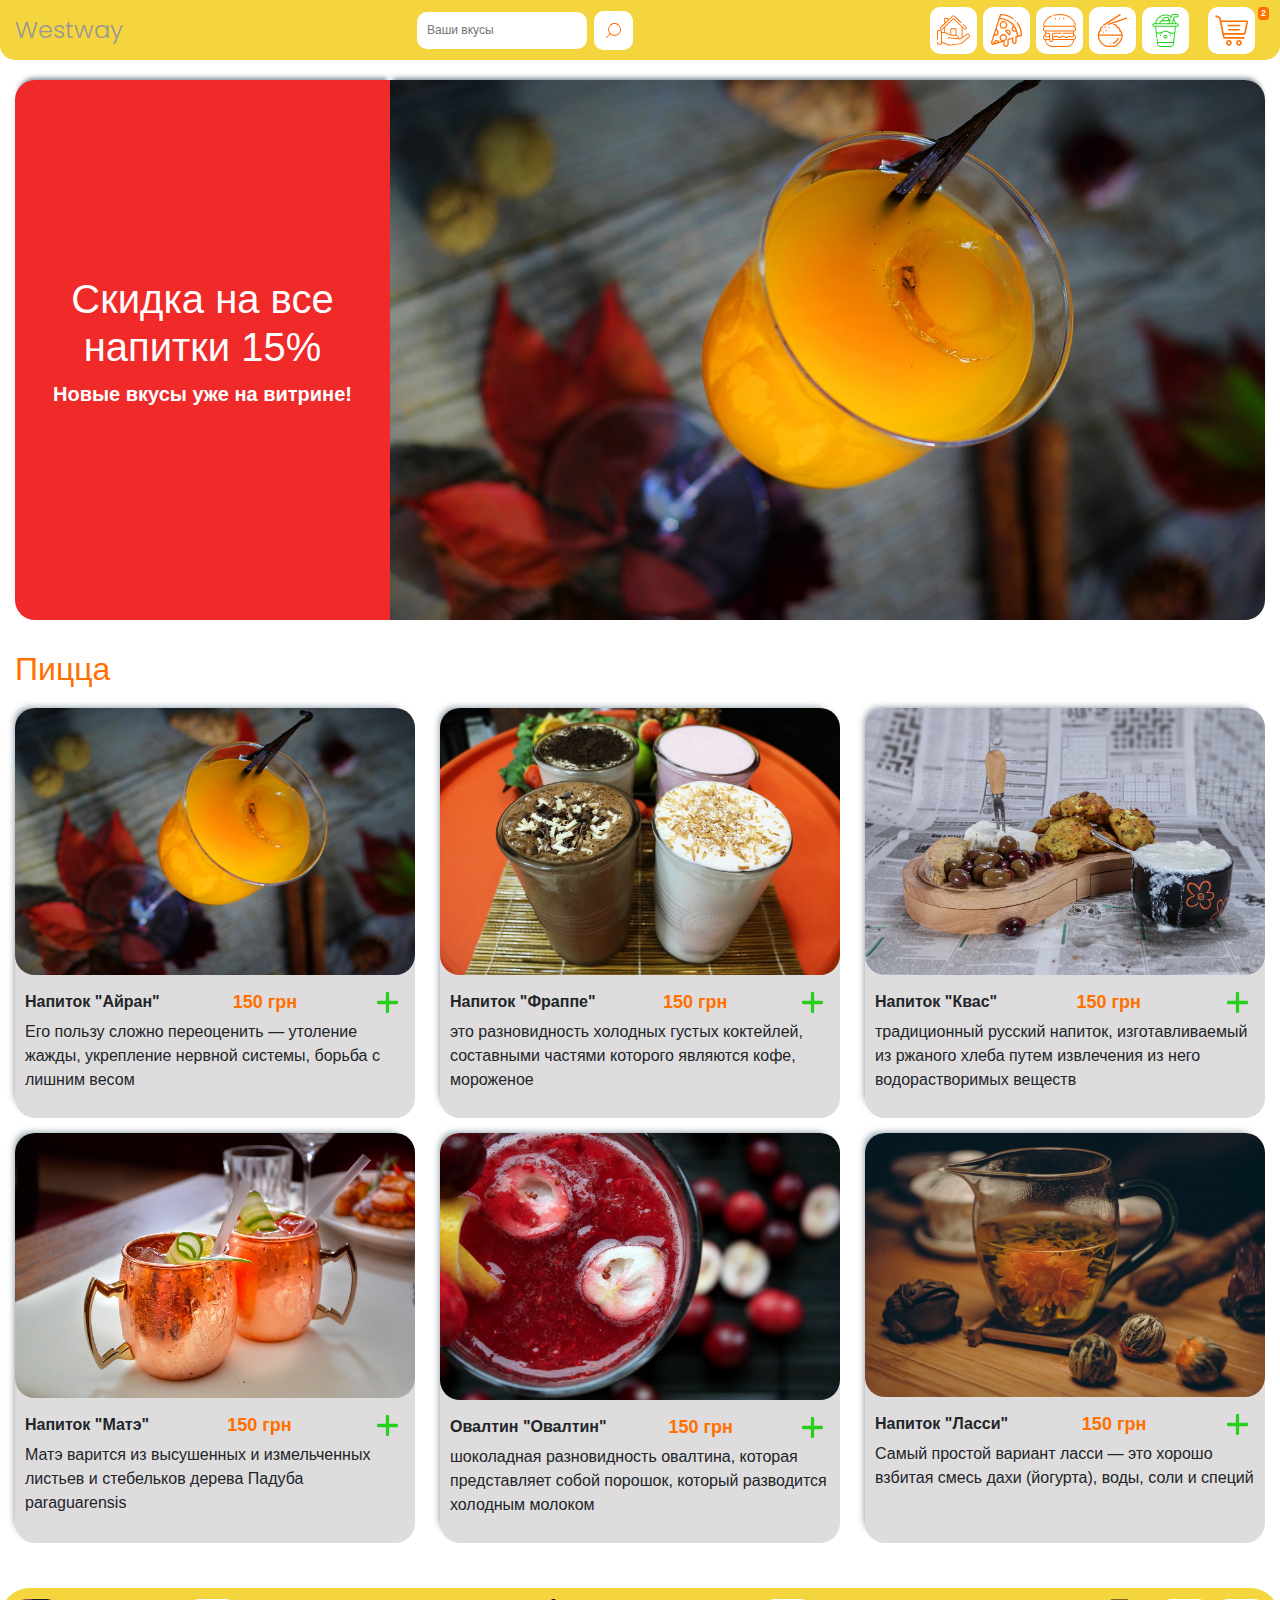
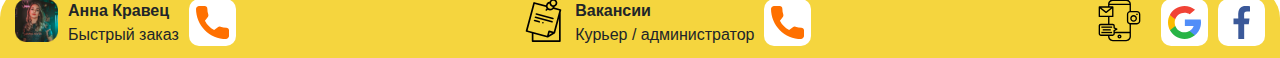
<file: cocktails.html>
<!DOCTYPE html>
<html lang="ru">
<head>
   <meta charset="UTF-8">
   <meta name="viewport" content="width=device-width, initial-scale=1.0">
   <meta http-equiv="X-UA-Compatible" content="ie=edge">
   <meta name="description" content="Westway, доставка напитков">
   <meta name="keywords" content="Westway, доставка еды, пицца, напитки">
   <meta name="author" content="Артем Королев">
   <link rel="stylesheet" href="css/style.css">
   <link rel="stylesheet" href="css/cocktails.css">
   <link rel="stylesheet"
  href="https://stackpath.bootstrapcdn.com/bootstrap/4.5.0/css/bootstrap.min.css">
  <link rel="shortcut icon" href="img/pizza.ico" type="image/x-icon">
   <title>Westway - напитки</title>
</head>
<body>
   <!-- HEADER -->
   <header class="header">
      <div class="container-fluid">
         <div class="headerBox">
            <div class="logo">
               <a href="index.html"><span>Westway</span></a>
            </div>
            <form action="/search" method="POST">
               <input type="search" id="search" placeholder="Ваши вкусы">
               <button type="submit" title="Search">
                  <svg class="pulseAnim iconSearch">
                     <use xlink:href="#searchBtn"></use>
                  </svg>
               </button>
            </form><!-- /form -->
            <nav>
               <ul>
                  <li>
                     <a href="index.html" title="Home">
                        <svg class="iconsAnim Icon">
                           <use xlink:href="#house"></use>
                        </svg>
                     </a>
                  </li>
                  <li>
                     <a href="pizza.html" title="Pizza">
                        <svg class="iconsAnim Icon">
                           <use xlink:href="#slice"></use>
                        </svg>
                     </a>
                  </li>
                  <li>
                     <a href="burgers.html" title="Burgers">
                        <svg class="iconsAnim Icon">
                           <use xlink:href="#burger"></use>
                        </svg>
                     </a>
                  </li>
                  <li>
                     <a href="asian.html" title="Asian">
                        <svg class="iconsAnim Icon">
                           <use xlink:href="#rise"></use>
                        </svg>
                     </a>
                  </li>
                  <li>
                     <a class="active" href="cocktails.html" title="Cocktails">
                        <svg class="iconsAnim Icon iconActive">
                           <use xlink:href="#frappe"></use>
                        </svg>
                     </a>
                  </li>
                  <li>
                     <a href="shop.html" title="Cart-shop">
                        <svg class="pulseAnim Icon">
                           <use xlink:href="#shopping"></use>
                           <div class="bg-2">2</div>
                        </svg>
                     </a>
                  </li>
               </ul><!-- /ul -->
            </nav><!-- /nav -->
         </div><!-- /headerBox -->
      </div><!-- /container-->
   </header>

   <div class="wrapper">
   <!-- INTRO -->
   <section class="intro">
      <div class="container-fluid">
         <div class="introBox">
            <div class="introContent">
               <div class="contentInner">
                  <h1 class="pulse1">Скидка на все напитки 15%</h1>
                  <p>Новые вкусы уже на витрине!</p>
                  <!-- <span>275 грн</span> -->
               </div>
            </div><!-- /introContent-->
            <div class="introBanner">
               <!-- <img src="img/banner2.jpg" alt=""> -->
            </div><!-- /introBanner-->
         </div><!-- /introBox-->
      </div><!-- /container-->
   </section>

   <!-- POPULAR -->
   <section class="popular">
      <div class="container-fluid">
         <h2>Пицца</h2>
         <div class="popularBox">
            <div class="popularCards">
               <div class="popimg scale">
                  <img src="img/bev1.jpg" alt="">
               </div>
               <div class="descriptionCards">
                  <div class="contentAdd">
                     <p>Напиток "Айран"</p>
                     <div class="popularPrice"><span>150 грн</span></div>
                     <a href="#exampleModalCenter" data-toggle="modal" data-target="#exampleModalCenter" title="add">
                        <svg class="pulseAnim iconAdd">
                           <use xlink:href="#plus"></use>
                        </svg>
                     </a>
                  </div>
                  <p>Его пользу сложно переоценить — утоление жажды, укрепление нервной системы, борьба с лишним весом
                  </p>
               </div><!-- /descriptionCards-->
            </div><!-- /popularCards-->
            <div class="popularCards">
               <div class="popimg scale">
                  <img src="img/bev2.jpg" alt="">
               </div>
               <div class="descriptionCards">
                  <div class="contentAdd">
                     <p>Напиток "Фраппе"</p>
                     <div class="popularPrice"><span>150 грн</span></div>
                     <a href="#exampleModalCenter" data-toggle="modal" data-target="#exampleModalCenter" title="add">
                        <svg class="pulseAnim iconAdd">
                           <use xlink:href="#plus"></use>
                        </svg>
                     </a>
                  </div>
                  <p>это разновидность холодных густых коктейлей, составными частями которого являются кофе, мороженое
                  </p>
               </div><!-- /descriptionCards-->
            </div><!-- /popularCards-->
            <div class="popularCards">
               <div class="popimg scale">
                  <img src="img/bev3.jpg" alt="">
               </div>
               <div class="descriptionCards">
                  <div class="contentAdd">
                     <p>Напиток "Квас"</p>
                     <div class="popularPrice"><span>150 грн</span></div>
                     <a href="#exampleModalCenter" data-toggle="modal" data-target="#exampleModalCenter" title="add">
                        <svg class="pulseAnim iconAdd">
                           <use xlink:href="#plus"></use>
                        </svg>
                     </a>
                  </div>
                  <p>традиционный русский напиток, изготавливаемый из ржаного хлеба путем извлечения из него водорастворимых веществ
                  </p>
               </div><!-- /descriptionCards-->
            </div><!-- /popularCards-->
            <div class="popularCards">
               <div class="popimg scale">
                  <img src="img/bev4.jpg" alt="">
               </div>
               <div class="descriptionCards">
                  <div class="contentAdd">
                     <p>Напиток "Матэ"</p>
                     <div class="popularPrice"><span>150 грн</span></div>
                     <a href="#exampleModalCenter" data-toggle="modal" data-target="#exampleModalCenter" title="add">
                        <svg class="pulseAnim iconAdd">
                           <use xlink:href="#plus"></use>
                        </svg>
                     </a>
                  </div>
                  <p>Матэ варится из высушенных и измельченных листьев и стебельков дерева Падуба paraguarensis
                  </p>
               </div><!-- /descriptionCards-->
            </div><!-- /popularCards-->
            <div class="popularCards">
               <div class="popimg scale">
                  <img src="img/bev5.jpg" alt="">
               </div>
               <div class="descriptionCards">
                  <div class="contentAdd">
                     <p>Овалтин "Овалтин"</p>
                     <div class="popularPrice"><span>150 грн</span></div>
                     <a href="#exampleModalCenter" data-toggle="modal" data-target="#exampleModalCenter" title="add">
                        <svg class="pulseAnim iconAdd">
                           <use xlink:href="#plus"></use>
                        </svg>
                     </a>
                  </div>
                  <p> шоколадная разновидность овалтина, которая представляет собой порошок, который разводится холодным молоком
                  </p>
               </div><!-- /descriptionCards-->
            </div><!-- /popularCards-->
            <div class="popularCards">
               <div class="popimg scale">
                  <img src="img/bev6.jpg" alt="">
               </div>
               <div class="descriptionCards">
                  <div class="contentAdd">
                     <p>Напиток "Ласси"</p>
                     <div class="popularPrice"><span>150 грн</span></div>
                     <a href="#exampleModalCenter" data-toggle="modal" data-target="#exampleModalCenter" title="add">
                        <svg class="pulseAnim iconAdd">
                           <use xlink:href="#plus"></use>
                        </svg>
                     </a>
                  </div>
                  <p>  Самый простой вариант ласси — это хорошо взбитая смесь дахи (йогурта), воды, соли и специй
                  </p>
               </div><!-- /descriptionCards-->
            </div><!-- /popularCards-->
         </div><!-- /popularBox-->
      </div><!-- /container-fluid-->
   </section>
</div><!-- /wrapper-->

   <!-- FOOTER -->
<footer class="footer">
   <div class="container-fluid">
      <div class="footerBox">
         <!-- footerContent -->
         <div class="footerContent">
            <img src="img/person.png" alt="">
            <div class="contentUser">
               <p>Анна Кравец</p>
               <p>Быстрый заказ</p>
            </div>
            <a href="tel:+38(888)-888-88-88">
               <svg class="pulseAnim Icon">
                  <use xlink:href="#call"></use>
               </svg>
            </a>
         </div>
         <!-- footerContent -->
         <div class="footerContent jobs">
            <img src="img/job.svg" alt="">
            <div class="contentUser">
               <p>Вакансии</p>
               <p>Курьер / администратор</p>
            </div>
            <a href="tel:+38(888)-724-88-88">
               <svg class="pulseAnim Icon">
                  <use xlink:href="#call"></use>
               </svg>
            </a>
         </div>
         <!-- footerContent -->
         <div class="footerContent footerSocial">
            <img src="img/media.svg" alt="">
            <div class="contentSocial">
               <a href="#">
                  <svg class="pulseAnim Icon">
                     <use xlink:href="#google"></use>
                  </svg>
               </a>
               <a href="#">
                  <svg class="pulseAnim Icon">
                     <use xlink:href="#facebook"></use>
                  </svg>
               </a>
            </div><!-- /contentSocial -->
         </div><!-- /footerContent -->
      </div><!-- /footerBox -->
   </div><!-- /container -->
</footer>

   <!-- MODAL ADD -->
   <div class="modal fade" id="exampleModalCenter" tabindex="-1" role="dialog" aria-labelledby="exampleModalCenterTitle" aria-hidden="true">
      <div class="modal-dialog modal-sm modal-dialog-centered" role="document">
         <div class="modal-content">
            <div class="modal-header">
               <h5 class="modal-title text-warning" id="exampleModalLongTitle">Успешно добавлено</h5>
               <button type="button" class="close" data-dismiss="modal" aria-label="Close">
                  <span class="text-warning" aria-hidden="true">&times;</span>
               </button>
            </div>
            <div class="modal-body text-center">
               <img class="addCart" src="img/buy.svg" alt="">
            </div>
            <div class="modal-footer">
               <a class="btn btn-warning" href="shop.html" role="button">Перейти в корзину</a>
            </div>
         </div>
      </div>
   </div>

   <!-- SPRITES -->
   <svg display="none">
      <symbol id="plus" viewBox="0 0 492 492">
         <g>
         	<path d="M465.064,207.566l0.028,0H284.436V27.25c0-14.84-12.016-27.248-26.856-27.248h-23.116
         	c-14.836,0-26.904,12.408-26.904,27.248v180.316H26.908c-14.832,0-26.908,12-26.908,26.844v23.248
         	c0,14.832,12.072,26.78,26.908,26.78h180.656v180.968c0,14.832,12.064,26.592,26.904,26.592h23.116
         	c14.84,0,26.856-11.764,26.856-26.592V284.438h180.624c14.84,0,26.936-11.952,26.936-26.78V234.41
         	C492,219.566,479.904,207.566,465.064,207.566z"/>
         </g>
      </symbol>
      <symbol id="burger" viewBox="0 0 512 512">
         <g>
            <path d="m186.826 85.343c2.665 0 5.247-1.425 6.603-3.935l6.504-12.035c1.969-3.643.612-8.192-3.031-10.161-3.646-1.969-8.193-.61-10.161 3.031l-6.504 12.035c-1.969 3.643-.612 8.193 3.031 10.161 1.133.613 2.353.904 3.558.904z"/>
            <path d="m263.408 78.666v-13.68c0-4.141-3.357-7.498-7.498-7.498s-7.498 3.357-7.498 7.498v13.68c0 4.141 3.357 7.498 7.498 7.498s7.498-3.357 7.498-7.498z"/>
            <path d="m325.175 85.242c1.277 0 2.571-.327 3.755-1.013 3.582-2.078 4.802-6.666 2.724-10.248l-6.863-11.834c-2.078-3.582-6.666-4.801-10.248-2.724-3.582 2.078-4.802 6.666-2.724 10.248l6.863 11.834c1.391 2.397 3.907 3.737 6.493 3.737z"/>
            <path d="m512 231.606v-6.606c0-14.005-7.054-26.388-17.791-33.8 2.527-2.041 4.806-4.445 6.756-7.203 6.651-9.406 8.322-21.521 4.471-32.406-9.3-26.29-28.628-64.149-67.893-95.215-45.273-35.818-106.316-54.532-181.435-55.619-.072-.001-.145-.001-.217 0-33.951.491-65.402 4.645-93.479 12.346-3.993 1.095-6.343 5.221-5.248 9.214s5.22 6.345 9.214 5.248c26.826-7.358 56.978-11.332 89.621-11.812 162.214 2.39 217.053 89.26 235.298 140.839 2.263 6.396 1.323 13.229-2.578 18.748-3.868 5.471-9.934 8.609-16.642 8.609h-432.158c-6.733 0-12.831-3.156-16.728-8.66-3.851-5.437-4.797-12.142-2.597-18.394 13.301-37.796 43.846-89.012 113.825-118.36 3.819-1.602 5.617-5.995 4.015-9.814-1.602-3.82-5.998-5.615-9.814-4.015-34.074 14.29-62.586 34.936-84.742 61.364-16.303 19.445-28.896 41.599-37.429 65.847-3.836 10.902-2.195 22.58 4.505 32.039 1.951 2.756 4.271 5.174 6.855 7.232-10.748 7.411-17.809 19.8-17.809 33.812v6.606c0 19.799 14.089 36.368 32.767 40.211l-.15 44.776c-18.602 3.901-32.617 20.428-32.617 40.172v6.606c0 19.788 14.074 36.349 32.737 40.204-.503 7.891-.245 20.697 4.305 34.945 12.263 38.4 45.474 56.688 71.174 65.267 14.821 4.947 30.649 7.456 47.044 7.456h201.481c16.395 0 32.222-2.509 47.043-7.456 25.701-8.58 58.912-26.867 71.174-65.267 4.55-14.247 4.808-27.054 4.305-34.945 18.663-3.854 32.737-20.416 32.737-40.204v-6.606c0-19.797-14.091-36.352-32.767-40.194v-44.754c18.678-3.842 32.767-20.412 32.767-40.211zm-497.004 131.765v-6.606c0-11.394 7.361-21.081 17.57-24.611l-.015 4.419c0 10.643 5.969 20.075 15.576 24.616 9.663 4.567 20.811 3.177 29.09-3.627 3.873-3.183 8.588-6.128 16.792-6.128.863 0 1.676.035 2.469.084v37.909h-55.427c-14.367 0-26.055-11.689-26.055-26.056zm298.792-58.651h150.449v31.856c0 4.857-2.613 8.991-6.988 11.058-4.432 2.094-9.351 1.476-13.16-1.654-5.406-4.443-13.283-9.543-26.321-9.543-16.099 0-24.353 6.538-31.635 12.307-6.394 5.065-11.445 9.065-22.325 9.065-10.881 0-15.931-4-22.325-9.065-7.282-5.768-15.536-12.307-31.636-12.307s-24.714 6.824-31.636 12.307c-6.394 5.065-11.444 9.065-22.323 9.065-10.88 0-15.93-4-22.323-9.065-6.921-5.483-15.536-12.307-31.635-12.307-16.1 0-24.353 6.538-31.636 12.307-4.558 3.611-8.451 6.667-14.245 8.129v-42.219c0-5.478 4.456-9.934 9.934-9.934h112.646c4.141 0 7.498-3.357 7.498-7.498s-3.357-7.498-7.498-7.498h-112.647c-13.747 0-24.93 11.183-24.93 24.93v92.341c0 8.155-6.634 14.79-14.789 14.79s-14.789-6.635-14.789-14.79v-92.341c0-13.747-11.184-24.93-24.93-24.93h-38.781v-17.066h416.474v17.066h-150.449c-4.141 0-7.498 3.357-7.498 7.498s3.357 7.498 7.498 7.498zm-227.245 0c5.478 0 9.935 4.456 9.935 9.934v21.846c-.803-.037-1.62-.063-2.469-.063-13.034 0-20.909 5.097-26.313 9.538-3.81 3.13-8.729 3.749-13.163 1.654-4.375-2.067-6.987-6.201-6.987-11.057v-31.852zm374.13 129.238c-8.308 26.017-29.046 44.725-61.638 55.604-13.287 4.436-27.517 6.685-42.295 6.685h-201.48c-14.778 0-29.008-2.249-42.295-6.685-63.845-21.312-66.519-68.39-65.308-85.14h48.822v2.572c0 16.424 13.361 29.786 29.785 29.786s29.785-13.361 29.785-29.786v-2.572h308.256c.423 6.405.271 17.313-3.632 29.536zm36.331-77.193v6.606c0 14.367-11.689 26.056-26.056 26.056h-314.9v-17.248c10.995-1.754 17.607-6.968 23.556-11.68 6.394-5.065 11.445-9.065 22.325-9.065s15.93 4 22.323 9.065c6.922 5.483 15.536 12.307 31.635 12.307s24.353-6.538 31.635-12.307c6.394-5.065 11.444-9.065 22.324-9.065 10.881 0 15.931 4 22.325 9.065 7.282 5.768 15.536 12.307 31.636 12.307s24.354-6.538 31.636-12.307c6.394-5.065 11.444-9.065 22.324-9.065 8.207 0 12.924 2.947 16.799 6.133 8.278 6.803 19.425 8.194 29.089 3.627 9.608-4.54 15.577-13.973 15.577-24.617v-4.508c10.318 3.469 17.772 13.225 17.772 24.696zm-26.055-99.103h-429.898c-14.367 0-26.056-11.689-26.056-26.056v-6.606c0-14.367 11.689-26.056 26.056-26.056h429.897c14.367 0 26.056 11.689 26.056 26.056v6.606c0 14.367-11.688 26.056-26.055 26.056z"/></g>
            </g>
      </symbol>
      <symbol id="house" viewBox="0 0 512 512">
         <g>
            <path d="M506.552,317.933c-9.739-14.312-29.351-18.1-43.707-8.452l-65.34,43.728l-0.19-136.11l22.7,21.265
      		c4.827,4.521,11.121,7.009,17.729,7.009c0.012,0,0.026,0,0.039,0c7.134-0.01,14.022-3,18.898-8.205
      		c4.737-5.057,7.222-11.655,6.996-18.581c-0.226-6.926-3.136-13.349-8.193-18.086l-43.035-40.314
      		c-2.946-2.76-7.571-2.609-10.33,0.337c-2.759,2.946-2.608,7.57,0.337,10.33l43.035,40.314c2.208,2.068,3.478,4.872,3.577,7.895
      		c0.098,3.023-0.986,5.904-3.055,8.111c-2.16,2.306-5.09,3.578-8.252,3.582c-0.006,0-0.011,0-0.017,0
      		c-2.883,0-5.63-1.086-7.737-3.06c-0.001-0.001-0.001-0.001-0.001-0.001L259.124,67.616c-2.816-2.637-7.198-2.633-10.007,0.014
      		L78.679,228.188c-2.201,2.074-5.079,3.16-8.103,3.076c-3.024-0.09-5.831-1.353-7.905-3.556c-2.074-2.201-3.167-5.079-3.076-8.102
      		c0.09-3.024,1.353-5.831,3.554-7.905L246.326,39.143c4.342-4.091,11.154-4.101,15.507-0.021L369,139.514
      		c2.945,2.759,7.57,2.609,10.33-0.337c2.759-2.946,2.608-7.57-0.337-10.33L271.827,28.455c-9.973-9.344-25.576-9.323-35.523,0.049
      		l-58.639,55.24l-0.016-9.853c-0.004-3.106-1.218-6.024-3.417-8.216c-2.195-2.189-5.109-3.394-8.209-3.394
      		c-0.006,0-0.011,0-0.017,0l-41.947,0.059c-3.106,0.004-6.023,1.218-8.216,3.417c-2.192,2.199-3.398,5.12-3.393,8.227l0.116,71.087
      		l-59.439,55.993c-5.044,4.751-7.935,11.182-8.142,18.108c-0.207,6.926,2.296,13.518,7.047,18.56
         	c4.75,5.044,11.181,7.936,18.108,8.143c0.265,0.008,0.53,0.012,0.795,0.012c6.635,0,12.918-2.49,17.767-7.06l22.649-21.336
      		l0.09,64.291c-7.328-1.067-14.742-1.627-22.19-1.627H76.746v-4.382c0-14.711-11.969-26.68-26.68-26.68H26.68
         	C11.969,249.092,0,261.06,0,275.772V390.29c0,4.036,3.272,7.308,7.308,7.308s7.308-3.272,7.308-7.308V275.772
      		c0-6.652,5.412-12.064,12.064-12.064h23.385c6.652,0,12.064,5.412,12.064,12.064v11.69v149.796v11.575
      		c0,6.652-5.412,12.064-12.064,12.064H26.68c-6.652,0-12.064-5.412-12.064-12.064v-12.788c0-4.036-3.272-7.308-7.308-7.308
      		S0,432.009,0,436.045v12.788c0,14.711,11.969,26.68,26.68,26.68h23.385c14.711,0,26.68-11.968,26.68-26.68v-0.993l107.024,40.528
      		c0.198,0.075,0.399,0.141,0.603,0.198c4.653,1.314,9.304,1.973,13.896,1.973c2.484,0,4.951-0.193,7.393-0.579l157.281-22.672
      		c0.037-0.005,0.073-0.011,0.11-0.017c13.372-2.135,25.987-7.788,36.48-16.346c0.091-0.074,0.181-0.151,0.268-0.23l101.611-91.388
      		C513.244,348.802,515.453,331.015,506.552,317.933z M163.037,76.902l0.034,20.59l-35.912,33.83l-0.089-54.371L163.037,76.902z
         	M254.141,82.976l128.538,120.412l0.223,159.593l-20.691,13.848L340.3,375.6l-0.579-5.82
      		c-2.039-20.498-17.171-36.987-37.18-40.922l-0.132-94.945c-0.01-7.286-5.942-13.207-13.227-13.207c-0.006,0-0.011,0-0.018,0
      		l-69.654,0.098c-3.533,0.005-6.853,1.385-9.347,3.887c-2.495,2.501-3.866,5.825-3.861,9.357l0.116,82.781
      		c-13.797-3.154-26.971-8.363-39.288-15.568c-1.537-0.899-3.089-1.767-4.654-2.611c-0.61-0.329-1.23-0.638-1.845-0.959
      		c-0.952-0.497-1.902-0.997-2.864-1.474c-0.766-0.38-1.541-0.74-2.313-1.107c-0.819-0.389-1.637-0.782-2.462-1.157
      		c-0.84-0.381-1.687-0.744-2.533-1.11c-0.773-0.334-1.546-0.67-2.324-0.991c-0.87-0.359-1.745-0.704-2.621-1.047
      		c-0.777-0.304-1.555-0.606-2.336-0.898c-0.867-0.324-1.738-0.637-2.611-0.944c-0.819-0.289-1.639-0.571-2.463-0.846
      		c-0.836-0.279-1.674-0.552-2.516-0.817c-0.897-0.283-1.798-0.553-2.7-0.82c-0.775-0.228-1.549-0.456-2.328-0.672
      		c-1.017-0.283-2.039-0.548-3.062-0.81c-0.479-0.123-0.955-0.262-1.437-0.381l-0.113-80.878L254.141,82.976z M287.923,327.029
      		l-61.125-7.037l-5.759-0.663l-0.118-83.911l66.874-0.094L287.923,327.029z M491.673,348.41l-101.511,91.298
      		c-8.459,6.859-18.606,11.396-29.361,13.122l-157.213,22.662c-0.033,0.005-0.065,0.01-0.098,0.015l-0.109,0.017
      		c-4.763,0.754-9.723,0.436-14.744-0.942L76.746,432.21V294.77h12.505c10.645,0,21.218,1.229,31.514,3.616
      		c0.383,0.089,0.765,0.18,1.147,0.272c1.265,0.305,2.527,0.619,3.783,0.959c0.11,0.03,0.219,0.062,0.329,0.092
      		c1.259,0.344,2.513,0.707,3.763,1.086c0.224,0.068,0.449,0.135,0.672,0.204c1.33,0.411,2.654,0.84,3.971,1.29
      		c0.136,0.047,0.271,0.095,0.407,0.142c2.743,0.947,5.459,1.98,8.141,3.098c0.146,0.061,0.292,0.122,0.438,0.184
      		c1.337,0.562,2.666,1.143,3.986,1.747c0.035,0.016,0.071,0.033,0.106,0.05c1.276,0.586,2.543,1.194,3.802,1.819
      		c0.148,0.073,0.297,0.145,0.445,0.219c1.23,0.615,2.45,1.252,3.663,1.904c0.229,0.123,0.457,0.249,0.686,0.373
      		c1.224,0.667,2.441,1.347,3.646,2.052c17.391,10.173,36.323,16.762,56.271,19.585c0.063,0.009,0.125,0.017,0.188,0.024
      		l81.881,9.427c0.453,0.065,0.903,0.14,1.35,0.224c12.054,2.264,21.568,11.171,24.751,22.77c0.472,1.718,0.804,3.496,0.986,5.319
      		l0.325,3.27l-153.46-13.445c-4.018-0.351-7.566,2.622-7.918,6.642c-0.353,4.021,2.622,7.566,6.642,7.918l162.242,14.215
      		c0.039,0.003,0.077,0.002,0.115,0.005c0.038,0.003,0.075,0.009,0.114,0.012l30.597,1.717c0.137,0.008,0.273,0.011,0.409,0.011
      		c0.145,0,0.288-0.023,0.432-0.032c0.163-0.01,0.326-0.016,0.488-0.036c0.218-0.028,0.431-0.075,0.645-0.122
      		c0.153-0.034,0.307-0.059,0.457-0.103c0.234-0.067,0.459-0.158,0.686-0.249c0.122-0.049,0.248-0.086,0.368-0.142
      		c0.341-0.158,0.673-0.34,0.989-0.552l25.972-17.381c0.001-0.001,0.002-0.002,0.003-0.003l76.702-51.332
      		c7.717-5.187,18.251-3.152,23.482,4.536C499.249,333.181,498.062,342.736,491.673,348.41z"/>
            </g>
         </symbol>
         <symbol id="slice" viewBox="0 0 512.003 512.003">
            <g>
            <path d="m386.279 111.831c3.536 2.353 8.259 2.19 11.636-.38 3.181-2.421 4.598-6.666 3.568-10.517-1.104-4.129-4.846-7.163-9.113-7.394-4.247-.23-8.267 2.354-9.831 6.303-1.705 4.303-.151 9.438 3.74 11.988z"/><path d="m429.848 131.761c-3.338-4.399-9.609-5.264-14.011-1.923-4.399 3.337-5.261 9.61-1.923 14.011 39.529 52.112 61.093 113.87 62.589 179.033l-38.835 12.324c-4.112-29.492-10.702-56.996-19.635-81.911-.001-.002-.001-.004-.002-.006-9.099-25.404-20.867-48.756-34.98-69.41-.005-.007-.009-.013-.013-.02-47.371-69.326-122.763-111.476-224.21-125.394l12.371-38.384c65.514 1.462 127.636 22.738 180.094 61.755 1.793 1.333 3.885 1.977 5.96 1.977 3.054 0 6.069-1.395 8.032-4.033 3.296-4.432 2.375-10.695-2.057-13.992-57.864-43.039-126.778-65.788-199.286-65.788-4.341 0-8.187 2.801-9.518 6.933l-76.8 238.298-26.516 82.265c-.017.053-.033.107-.049.16l-33.998 105.49c-3.909 12.145-.734 25.316 8.286 34.375 9.111 9.149 22.434 12.405 34.772 8.488l146.18-46.393v40.064c0 22.72 18.271 41.698    40.729 42.307.395.011.79.017 1.184.017 11.026 0 21.391-4.196 29.295-11.89 8.12-7.903 12.593-18.477 12.593-29.773v-67.322l52.53-16.672v45.353c0 19.426 15.898 35.229 35.44 35.229 9.441 0 18.327-3.653 25.028-10.296 6.707-6.665 10.401-15.52 10.401-24.934v-67.844l76.112-24.152c4.154-1.317 6.976-5.174 6.976-9.531 0-72.242-23.078-140.852-66.739-198.411zm-59.205 69.603c10.08 15.716 18.775 33.018 25.935 51.604-4.179 2.257-8.886 3.461-13.719 3.461-15.925 0-28.88-12.955-28.88-28.88 0-11.349 6.72-21.517 16.664-26.185zm-267.268 110.596c-8.033 7.971-18.872 11.879-29.819 11.092l22.67-70.34c2.583 1.567 4.985 3.441 7.141 5.58 7.232 7.176 11.214 16.709 11.214 26.843-.001 10.128-3.98 19.655-11.206 26.825zm-32.745 139.726c.143-15.604 12.881-28.257 28.519-28.257 9.317 0 17.881 4.594 23.145 11.862zm162.174-56.755c-14.619 14.509-38.406 14.508-53.025 0-7.058-7.003-10.943-16.308-10.943-26.2 0-9.894 3.886-19.198 10.943-26.202 7.31-7.254 16.911-10.881 26.513-10.881s19.203 3.627 26.513 10.881c7.057 7.003 10.943 16.309 10.943 26.202-.001 9.892-3.887 19.198-10.944 26.2zm167.669-47.922c-4.153 1.319-6.974 5.175-6.974 9.531v75.16c0 4.047-1.598 7.863-4.49 10.738-2.922 2.896-6.807 4.491-10.939 4.491-8.514 0-15.44-6.832-15.44-15.229v-59.02c0-3.189-1.522-6.186-4.095-8.07-2.573-1.883-5.891-2.426-8.931-1.461l-72.53 23.021c-4.153 1.318-6.975 5.174-6.975 9.531v74.64c0 5.852-2.323 11.335-6.542 15.44-4.284 4.17-9.936 6.391-15.987 6.214-11.729-.318-21.271-10.328-21.271-22.315v-47.439c7.517-2.76 14.565-7.131 20.593-13.113 0 0 0 0 0-.001 10.869-10.786 16.855-25.133 16.855-40.397 0-15.265-5.986-29.611-16.855-40.397-22.387-22.217-58.813-22.218-81.201-.001-10.87 10.786-16.855 25.134-16.855 40.398s5.985 29.611 16.855 40.397c3.493 3.466 7.328 6.392 11.397 8.777l-35.156 11.158c-8.322-15.477-24.719-25.631-42.783-25.631-26.754 0-48.52 21.767-48.52 48.521 0 1.892.109 3.772.325 5.636-4.218.404-8.335-1.063-11.435-4.177-3.771-3.788-5.05-9.072-3.421-14.133l31.203-96.817c3.019.471 6.045.705 9.057.705 15.168 0 29.926-5.913 41.105-17.007 11.038-10.954 17.117-25.523 17.117-41.022 0-15.505-6.082-30.08-17.126-41.039-4.396-4.363-9.472-7.999-14.983-10.763l50.123-155.522c92.169 11.962 161.537 47.925 206.497 107.028-15.118 8.474-25.113 24.716-25.113 42.711 0 26.952 21.928 48.88 48.88 48.88 7.099 0 14.037-1.537 20.373-4.442 6.763 21.378 11.821 44.622 15.087 69.354z"/><path d="m269.769 169.329c0-16.081-6.307-31.195-17.758-42.56-23.588-23.406-61.969-23.406-85.557 0-11.451 11.364-17.758 26.478-17.758 42.56 0 16.081 6.307 31.195 17.758 42.56 11.794 11.703 27.286 17.555 42.778 17.555s30.984-5.852 42.778-17.555c11.452-11.365 17.759-26.479 17.759-42.56zm-31.846 28.362c-15.82 15.699-41.561 15.699-57.381 0-7.64-7.58-11.846-17.652-11.846-28.362s4.206-20.782 11.846-28.362c7.91-7.85 18.3-11.774 28.69-11.774 10.391 0 20.78 3.925 28.69 11.774 7.64 7.58 11.846 17.652 11.846 28.362.001 10.71-4.205 20.782-11.845 28.362z"/><path d="m308.857 255.15c-20.34-21.006-54.085-21.444-75.224-.978-1.905 1.846-3 4.372-3.043 7.023-.042 2.651.97 5.212 2.815 7.117l59.864 61.824c1.961 2.026 4.571 3.044 7.185 3.044 2.505 0 5.014-.936 6.955-2.815 21.138-20.467 21.788-54.208 1.448-75.215zm-9.23 52.803-43.844-45.279c12.65-6.379 28.436-4.217 38.705 6.389 10.271 10.606 11.922 26.453 5.139 38.89z"/>
            </g>
         </symbol>
         <symbol id="shopping" viewBox="0 0 511.999 511.999">
            <g>
            	<g>
            		<path d="M214.685,402.828c-24.829,0-45.029,20.2-45.029,45.029c0,24.829,20.2,45.029,45.029,45.029s45.029-20.2,45.029-45.029
            			C259.713,423.028,239.513,402.828,214.685,402.828z M214.685,467.742c-10.966,0-19.887-8.922-19.887-19.887
            			c0-10.966,8.922-19.887,19.887-19.887s19.887,8.922,19.887,19.887C234.572,458.822,225.65,467.742,214.685,467.742z"/>
            	</g>
            </g>
            <g>
            	<g>
            		<path d="M372.63,402.828c-24.829,0-45.029,20.2-45.029,45.029c0,24.829,20.2,45.029,45.029,45.029s45.029-20.2,45.029-45.029
            			C417.658,423.028,397.458,402.828,372.63,402.828z M372.63,467.742c-10.966,0-19.887-8.922-19.887-19.887
            			c0-10.966,8.922-19.887,19.887-19.887c10.966,0,19.887,8.922,19.887,19.887C392.517,458.822,383.595,467.742,372.63,467.742z"/>
            	</g>
            </g>
            <g>
            	<g>
            		<path d="M383.716,165.755H203.567c-6.943,0-12.571,5.628-12.571,12.571c0,6.943,5.629,12.571,12.571,12.571h180.149
            			c6.943,0,12.571-5.628,12.571-12.571C396.287,171.382,390.659,165.755,383.716,165.755z"/>
            	</g>
            </g>
            <g>
            	<g>
            		<path d="M373.911,231.035H213.373c-6.943,0-12.571,5.628-12.571,12.571s5.628,12.571,12.571,12.571h160.537
            			c6.943,0,12.571-5.628,12.571-12.571C386.481,236.664,380.853,231.035,373.911,231.035z"/>
            	</g>
            </g>
            <g>
            	<g>
            		<path d="M506.341,109.744c-4.794-5.884-11.898-9.258-19.489-9.258H95.278L87.37,62.097c-1.651-8.008-7.113-14.732-14.614-17.989
            			l-55.177-23.95c-6.37-2.767-13.773,0.156-16.536,6.524c-2.766,6.37,0.157,13.774,6.524,16.537L62.745,67.17l60.826,295.261
            			c2.396,11.628,12.752,20.068,24.625,20.068h301.166c6.943,0,12.571-5.628,12.571-12.571c0-6.943-5.628-12.571-12.571-12.571
            			H148.197l-7.399-35.916H451.69c11.872,0,22.229-8.44,24.624-20.068l35.163-170.675
            			C513.008,123.266,511.136,115.627,506.341,109.744z M451.69,296.301H135.619l-35.161-170.674l386.393,0.001L451.69,296.301z"/>
            	</g>
            </g>
         </symbol>
         <symbol id="frappe" viewBox="0 0 512 512">
            <g>
               <path d="m188.817 339.291v-11.821c0-4.142-3.357-7.5-7.5-7.5s-7.5 3.358-7.5 7.5v11.821c0 4.142 3.357 7.5 7.5 7.5s7.5-3.358 7.5-7.5z"/>
               <path d="m285.779 349.102c0-23.28-21.612-23.28-30.841-23.28s-30.842 0-30.842 23.28c0 18.538 13.836 33.619 30.842 33.619s30.841-15.082 30.841-33.619zm-46.682 0c0-5.742.641-8.28 15.842-8.28 15.2 0 15.841 2.539 15.841 8.28 0 10.266-7.106 18.619-15.841 18.619-8.736-.001-15.842-8.353-15.842-18.619z"/>
               <path d="m336.06 339.291v-11.821c0-4.142-3.357-7.5-7.5-7.5s-7.5 3.358-7.5 7.5v11.821c0 4.142 3.357 7.5 7.5 7.5s7.5-3.358 7.5-7.5z"/>
               <path d="m433.324 142.456h-17.33c-3.979-23.495-13.21-46.005-26.881-65.594l7.298-22.456h36.913c14.999 0 27.202-12.203 27.202-27.203s-12.203-27.203-27.202-27.203h-50.184c-19.66 0-37.031 12.119-43.892 30.374-25.113-15.049-53.696-22.985-83.248-22.985-39.581 0-77.704 14.411-107.346 40.578-27.935 24.659-46.478 58.035-52.641 94.489h-17.337c-14.999 0-27.202 12.203-27.202 27.203s12.203 27.203 27.202 27.203h16.853l17.969 167.295c.413 3.847 3.665 6.7 7.448 6.7.268 0 .538-.014.81-.043 4.118-.442 7.099-4.14 6.656-8.258l-6.949-64.693c9.214 4.11 20.865 7.364 37.497 7.364 26.705 0 40.735-8.418 53.114-15.846 11.749-7.049 22.847-13.708 45.397-13.708 22.552 0 33.649 6.659 45.399 13.708 12.379 7.427 26.41 15.846 53.117 15.846 14.837 0 25.622-2.544 34.408-6.06l-14.528 135.252h-239.736l-4.559-42.444c-.442-4.118-4.138-7.1-8.258-6.656-4.118.442-7.099 4.14-6.656 8.258l7.399 68.892c3.033 28.239 26.738 49.534 55.14 49.534h153.605c28.401 0 52.106-21.295 55.14-49.534l28.529-265.605h16.853c14.999 0 27.202-12.203 27.202-27.203s-12.203-27.205-27.202-27.205zm-32.58 0h-32.948l15.326-47.158c8.53 14.577 14.513 30.575 17.622 47.158zm-144.744-120.067c27.961 0 54.97 7.809 78.439 22.614l-3.247 9.99c-1.28 3.939.875 8.17 4.814 9.451 3.94 1.281 8.171-.875 9.451-4.815l7.34-22.584c4.286-13.186 16.48-22.045 30.344-22.045h50.184c6.729 0 12.202 5.474 12.202 12.203s-5.474 12.203-12.202 12.203h-42.361c-3.249 0-6.129 2.092-7.133 5.182l-31.806 97.868h-33.484l17.784-54.719c1.28-3.939-.875-8.171-4.814-9.451-3.94-1.281-8.17.875-9.451 4.814l-3.388 10.425c-2.653-.713-5.365-1.194-8.108-1.442 2.103-6.717 3.188-13.707 3.188-20.899 0-7.663-3.225-15.044-8.848-20.251s-13.227-7.854-20.869-7.268l-21.097 1.623c-15.849 1.219-30.956 7.874-42.539 18.737-10.282 9.644-17.434 22.263-20.476 35.932-22.044 2.72-39.366 20.614-41.618 42.499h-47.06c12.884-68.971 73.786-120.067 144.755-120.067zm38.416 70.246-78.666 6.051c6.589-21.31 25.441-36.681 48.338-38.443l21.097-1.623c3.54-.276 6.922.906 9.527 3.318 2.604 2.412 4.039 5.695 4.039 9.245-.001 7.476-1.459 14.677-4.335 21.452zm-91.174 22.058 100.5-7.731c3.464-.269 6.943.02 10.289.836l-11.264 34.658h-129.35c2.236-14.787 14.532-26.587 29.825-27.763zm129.561 382.307h-153.606c-20.72 0-38.013-15.535-40.226-36.136l-1.229-11.447h236.516l-1.229 11.446c-2.214 20.602-19.507 36.137-40.226 36.137zm59.463-215.241c-9.737 5.133-20.041 8.467-36.278 8.467-22.552 0-33.65-6.659-45.4-13.708-12.379-7.427-26.41-15.846-53.116-15.846-26.705 0-40.735 8.418-53.114 15.846-11.749 7.049-22.847 13.708-45.397 13.708-19.228 0-29.819-4.715-39.41-10.182l-8.935-83.183h290.77zm41.058-99.898h-354.648c-6.729 0-12.202-5.474-12.202-12.203s5.474-12.203 12.202-12.203h354.648c6.729 0 12.202 5.474 12.202 12.203s-5.473 12.203-12.202 12.203z"/>
            </g>
         </symbol>
         <symbol id="rise" viewBox="0 0 512 512">
            <g>
            	<g>
            		<path d="M222.107,451.894l-0.29,0.002c-5.526,0.022-9.987,4.52-9.966,10.047c0.021,5.513,4.498,9.966,10.005,9.966
            			c0.014,0,0.027,0,0.041,0l0.448-0.003c5.526-0.066,9.952-4.599,9.886-10.126C232.166,456.254,227.666,451.823,222.107,451.894z"/>
            	</g>
            </g>
            <g>
            	<g>
            		<path d="M349.408,368.219c-5.129-2.052-10.954,0.439-13.008,5.571c-12.874,32.156-38.816,57.671-71.172,70.003
            			c-5.164,1.968-7.755,7.75-5.787,12.914c1.521,3.991,5.32,6.445,9.352,6.445c1.185,0,2.39-0.212,3.562-0.659
            			c37.562-14.317,67.678-43.938,82.623-81.266C357.032,376.097,354.538,370.272,349.408,368.219z"/>
            	</g>
            </g>
            <g>
            	<g>
            		<path d="M415.1,313.763c0.001-23.047-13.081-43.687-33.291-53.679c0.095-1.374,0.143-2.75,0.143-4.124
            			c0-27.97-19.137-51.754-45.628-58.195c-2.62-11.887-8.819-22.73-17.9-31.103c-11.086-10.225-25.503-15.855-40.592-15.855
            			c-5.526,0-10.007,4.48-10.007,10.006s4.481,10.006,10.007,10.006c20.514,0,37.968,15.99,39.735,36.405
            			c0.412,4.759,4.131,8.564,8.879,9.084c20.234,2.218,35.493,19.263,35.493,39.651c0,2.79-0.296,5.595-0.879,8.338
            			c-1.062,4.991,1.804,9.982,6.649,11.582c16.376,5.409,27.378,20.634,27.378,37.884c0,1.286-0.063,2.571-0.187,3.849H52.914
            			c-1.165-3.776-1.753-7.709-1.753-11.748c0-16.644,10.488-31.693,26.098-37.447c2.707-0.999,4.851-3.115,5.883-5.809
            			c1.032-2.694,0.852-5.702-0.495-8.253c-2.349-4.446-3.538-9.261-3.538-14.311c0-15.138,10.825-27.886,25.742-30.312
            			c5.455-0.887,9.157-6.028,8.27-11.483c-0.887-5.455-6.022-9.159-11.483-8.27c-24.65,4.009-42.542,25.064-42.542,50.065
            			c0,4.724,0.667,9.433,1.962,13.961c-18.223,10.584-29.909,30.334-29.909,51.86c0,4.34,0.468,8.596,1.37,12.748
            			c-3.35,1.617-5.668,5.036-5.668,9.006c0,83.213,52.905,157.096,131.648,183.847c1.037,0.352,2.124,0.532,3.219,0.532h118.516
            			c1.095,0,2.182-0.18,3.219-0.532C362.195,484.715,415.1,410.832,415.1,327.619c0-1.416-0.298-2.762-0.829-3.983
            			C414.818,320.375,415.1,317.074,415.1,313.763z M278.557,491.987H163.394c-66.61-23.325-112.253-84.4-116.246-154.36h347.655
            			C390.81,407.588,345.167,468.663,278.557,491.987z"/>
            	</g>
            </g>
            <g>
            	<g>
            		<path d="M147.327,195.725c-1.86-1.861-4.433-2.932-7.074-2.932c-2.632,0-5.213,1.071-7.075,2.932s-2.932,4.443-2.932,7.075
            			s1.07,5.213,2.932,7.075c1.862,1.861,4.443,2.932,7.075,2.932s5.213-1.071,7.074-2.932c1.871-1.861,2.933-4.443,2.933-7.075
            			S149.198,197.586,147.327,195.725z"/>
            	</g>
            </g>
            <g>
            	<g>
            		<path d="M210.037,201.058c-1.86-1.861-4.442-2.932-7.074-2.932s-5.213,1.071-7.075,2.932s-2.932,4.443-2.932,7.075
            			c0,2.642,1.07,5.213,2.932,7.075c1.861,1.871,4.443,2.932,7.075,2.932s5.213-1.061,7.074-2.932
            			c1.861-1.861,2.933-4.443,2.933-7.075S211.9,202.92,210.037,201.058z"/>
            	</g>
            </g>
            <g>
            	<g>
            		<path d="M168,248.759c-1.86-1.861-4.442-2.932-7.085-2.932c-2.631,0-5.213,1.071-7.074,2.932
            			c-1.861,1.861-2.922,4.443-2.922,7.075c0,2.632,1.061,5.213,2.922,7.075c1.86,1.861,4.442,2.932,7.074,2.932
            			c2.643,0,5.224-1.071,7.085-2.932c1.861-1.861,2.933-4.443,2.933-7.075C170.933,253.202,169.862,250.62,168,248.759z"/>
            	</g>
            </g>
            <g>
            	<g>
            		<path d="M125.983,273.776c-1.86-1.861-4.442-2.932-7.074-2.932s-5.213,1.071-7.075,2.932s-2.932,4.443-2.932,7.075
            			s1.07,5.213,2.932,7.075c1.862,1.861,4.443,2.932,7.075,2.932s5.213-1.071,7.074-2.932c1.861-1.861,2.933-4.443,2.933-7.075
            			S127.845,275.637,125.983,273.776z"/>
            	</g>
            </g>
            <g>
            	<g>
            		<path d="M382.35,4.647c-2.96-4.666-9.145-6.05-13.81-3.088L112.639,163.933c-4.666,2.961-6.049,9.144-3.088,13.811
            			c1.906,3.003,5.146,4.646,8.459,4.646c1.833,0,3.689-0.503,5.351-1.559l255.9-162.373C383.928,15.497,385.311,9.314,382.35,4.647z
            			"/>
            	</g>
            </g>
            <g>
            	<g>
            		<path d="M484.605,60.461c-1.794-5.227-7.487-8.01-12.712-6.216l-284.098,97.512c-5.227,1.794-8.01,7.486-6.216,12.713
            			c1.425,4.151,5.307,6.76,9.463,6.76c1.078,0,2.173-0.175,3.249-0.544l284.098-97.512C483.616,71.38,486.399,65.688,484.605,60.461
            			z"/>
            	</g>
            </g>
         </symbol>
         <symbol id="searchBtn" viewBox="0 0 512 512">
            <g>
            	<path d="M447.615,64.386C406.095,22.866,350.892,0,292.175,0s-113.92,22.866-155.439,64.386
            		C95.217,105.905,72.35,161.108,72.35,219.824c0,53.683,19.124,104.421,54.132,144.458L4.399,486.366
            		c-5.864,5.864-5.864,15.371,0,21.236C7.331,510.533,11.174,512,15.016,512s7.686-1.466,10.617-4.399l122.084-122.083
            		c40.037,35.007,90.775,54.132,144.458,54.132c58.718,0,113.919-22.866,155.439-64.386c41.519-41.519,64.385-96.722,64.385-155.439
            		S489.134,105.905,447.615,64.386z M426.379,354.029c-74.001,74-194.406,74-268.407,0c-74-74-74-194.407,0-268.407
            		c37.004-37.004,85.596-55.5,134.204-55.5c48.596,0,97.208,18.505,134.204,55.5C500.378,159.621,500.378,280.028,426.379,354.029z"/>
            </g>
         </symbol>
         <symbol id="call" viewBox="0 0 384 384">
            <g>
         		<path d="M353.188,252.052c-23.51,0-46.594-3.677-68.469-10.906c-10.719-3.656-23.896-0.302-30.438,6.417l-43.177,32.594
         			c-50.073-26.729-80.917-57.563-107.281-107.26l31.635-42.052c8.219-8.208,11.167-20.198,7.635-31.448
         			c-7.26-21.99-10.948-45.063-10.948-68.583C132.146,13.823,118.323,0,101.333,0H30.813C13.823,0,0,13.823,0,30.813
         			C0,225.563,158.438,384,353.188,384c16.99,0,30.813-13.823,30.813-30.813v-70.323C384,265.875,370.177,252.052,353.188,252.052z"/>
         	</g>
         </symbol>
         <symbol id="google" viewBox="0 0 512 512">
            <g>
               <path style="fill:#FBBB00;" d="M113.47,309.408L95.648,375.94l-65.139,1.378C11.042,341.211,0,299.9,0,256
               	c0-42.451,10.324-82.483,28.624-117.732h0.014l57.992,10.632l25.404,57.644c-5.317,15.501-8.215,32.141-8.215,49.456
               	C103.821,274.792,107.225,292.797,113.47,309.408z"/>
               <path style="fill:#518EF8;" d="M507.527,208.176C510.467,223.662,512,239.655,512,256c0,18.328-1.927,36.206-5.598,53.451
               	c-12.462,58.683-45.025,109.925-90.134,146.187l-0.014-0.014l-73.044-3.727l-10.338-64.535
               	c29.932-17.554,53.324-45.025,65.646-77.911h-136.89V208.176h138.887L507.527,208.176L507.527,208.176z"/>
               <path style="fill:#28B446;" d="M416.253,455.624l0.014,0.014C372.396,490.901,316.666,512,256,512
               	c-97.491,0-182.252-54.491-225.491-134.681l82.961-67.91c21.619,57.698,77.278,98.771,142.53,98.771
               	c28.047,0,54.323-7.582,76.87-20.818L416.253,455.624z"/>
               <path style="fill:#F14336;" d="M419.404,58.936l-82.933,67.896c-23.335-14.586-50.919-23.012-80.471-23.012
               	c-66.729,0-123.429,42.957-143.965,102.724l-83.397-68.276h-0.014C71.23,56.123,157.06,0,256,0
               	C318.115,0,375.068,22.126,419.404,58.936z"/>
         	</g>
         </symbol>
         <symbol id="facebook" viewBox="0 0 24 24">
            <g>
         		<path d="m15.997 3.985h2.191v-3.816c-.378-.052-1.678-.169-3.192-.169-6.932 0-5.046 7.85-5.322 9h-3.487v4.266h3.486v10.734h4.274v-10.733h3.345l.531-4.266h-3.877c.188-2.824-.761-5.016 2.051-5.016z" fill="#3b5999"/>
         	</g>
         </symbol>
         <symbol id="burger" viewBox="0 0 512 512">
            <g>
               <path d="m186.826 85.343c2.665 0 5.247-1.425 6.603-3.935l6.504-12.035c1.969-3.643.612-8.192-3.031-10.161-3.646-1.969-8.193-.61-10.161 3.031l-6.504 12.035c-1.969 3.643-.612 8.193 3.031 10.161 1.133.613 2.353.904 3.558.904z"/>
               <path d="m263.408 78.666v-13.68c0-4.141-3.357-7.498-7.498-7.498s-7.498 3.357-7.498 7.498v13.68c0 4.141 3.357 7.498 7.498 7.498s7.498-3.357 7.498-7.498z"/>
               <path d="m325.175 85.242c1.277 0 2.571-.327 3.755-1.013 3.582-2.078 4.802-6.666 2.724-10.248l-6.863-11.834c-2.078-3.582-6.666-4.801-10.248-2.724-3.582 2.078-4.802 6.666-2.724 10.248l6.863 11.834c1.391 2.397 3.907 3.737 6.493 3.737z"/>
               <path d="m512 231.606v-6.606c0-14.005-7.054-26.388-17.791-33.8 2.527-2.041 4.806-4.445 6.756-7.203 6.651-9.406 8.322-21.521 4.471-32.406-9.3-26.29-28.628-64.149-67.893-95.215-45.273-35.818-106.316-54.532-181.435-55.619-.072-.001-.145-.001-.217 0-33.951.491-65.402 4.645-93.479 12.346-3.993 1.095-6.343 5.221-5.248 9.214s5.22 6.345 9.214 5.248c26.826-7.358 56.978-11.332 89.621-11.812 162.214 2.39 217.053 89.26 235.298 140.839 2.263 6.396 1.323 13.229-2.578 18.748-3.868 5.471-9.934 8.609-16.642 8.609h-432.158c-6.733 0-12.831-3.156-16.728-8.66-3.851-5.437-4.797-12.142-2.597-18.394 13.301-37.796 43.846-89.012 113.825-118.36 3.819-1.602 5.617-5.995 4.015-9.814-1.602-3.82-5.998-5.615-9.814-4.015-34.074 14.29-62.586 34.936-84.742 61.364-16.303 19.445-28.896 41.599-37.429 65.847-3.836 10.902-2.195 22.58 4.505 32.039 1.951 2.756 4.271 5.174 6.855 7.232-10.748 7.411-17.809 19.8-17.809 33.812v6.606c0 19.799 14.089 36.368 32.767 40.211l-.15 44.776c-18.602 3.901-32.617 20.428-32.617 40.172v6.606c0 19.788 14.074 36.349 32.737 40.204-.503 7.891-.245 20.697 4.305 34.945 12.263 38.4 45.474 56.688 71.174 65.267 14.821 4.947 30.649 7.456 47.044 7.456h201.481c16.395 0 32.222-2.509 47.043-7.456 25.701-8.58 58.912-26.867 71.174-65.267 4.55-14.247 4.808-27.054 4.305-34.945 18.663-3.854 32.737-20.416 32.737-40.204v-6.606c0-19.797-14.091-36.352-32.767-40.194v-44.754c18.678-3.842 32.767-20.412 32.767-40.211zm-497.004 131.765v-6.606c0-11.394 7.361-21.081 17.57-24.611l-.015 4.419c0 10.643 5.969 20.075 15.576 24.616 9.663 4.567 20.811 3.177 29.09-3.627 3.873-3.183 8.588-6.128 16.792-6.128.863 0 1.676.035 2.469.084v37.909h-55.427c-14.367 0-26.055-11.689-26.055-26.056zm298.792-58.651h150.449v31.856c0 4.857-2.613 8.991-6.988 11.058-4.432 2.094-9.351 1.476-13.16-1.654-5.406-4.443-13.283-9.543-26.321-9.543-16.099 0-24.353 6.538-31.635 12.307-6.394 5.065-11.445 9.065-22.325 9.065-10.881 0-15.931-4-22.325-9.065-7.282-5.768-15.536-12.307-31.636-12.307s-24.714 6.824-31.636 12.307c-6.394 5.065-11.444 9.065-22.323 9.065-10.88 0-15.93-4-22.323-9.065-6.921-5.483-15.536-12.307-31.635-12.307-16.1 0-24.353 6.538-31.636 12.307-4.558 3.611-8.451 6.667-14.245 8.129v-42.219c0-5.478 4.456-9.934 9.934-9.934h112.646c4.141 0 7.498-3.357 7.498-7.498s-3.357-7.498-7.498-7.498h-112.647c-13.747 0-24.93 11.183-24.93 24.93v92.341c0 8.155-6.634 14.79-14.789 14.79s-14.789-6.635-14.789-14.79v-92.341c0-13.747-11.184-24.93-24.93-24.93h-38.781v-17.066h416.474v17.066h-150.449c-4.141 0-7.498 3.357-7.498 7.498s3.357 7.498 7.498 7.498zm-227.245 0c5.478 0 9.935 4.456 9.935 9.934v21.846c-.803-.037-1.62-.063-2.469-.063-13.034 0-20.909 5.097-26.313 9.538-3.81 3.13-8.729 3.749-13.163 1.654-4.375-2.067-6.987-6.201-6.987-11.057v-31.852zm374.13 129.238c-8.308 26.017-29.046 44.725-61.638 55.604-13.287 4.436-27.517 6.685-42.295 6.685h-201.48c-14.778 0-29.008-2.249-42.295-6.685-63.845-21.312-66.519-68.39-65.308-85.14h48.822v2.572c0 16.424 13.361 29.786 29.785 29.786s29.785-13.361 29.785-29.786v-2.572h308.256c.423 6.405.271 17.313-3.632 29.536zm36.331-77.193v6.606c0 14.367-11.689 26.056-26.056 26.056h-314.9v-17.248c10.995-1.754 17.607-6.968 23.556-11.68 6.394-5.065 11.445-9.065 22.325-9.065s15.93 4 22.323 9.065c6.922 5.483 15.536 12.307 31.635 12.307s24.353-6.538 31.635-12.307c6.394-5.065 11.444-9.065 22.324-9.065 10.881 0 15.931 4 22.325 9.065 7.282 5.768 15.536 12.307 31.636 12.307s24.354-6.538 31.636-12.307c6.394-5.065 11.444-9.065 22.324-9.065 8.207 0 12.924 2.947 16.799 6.133 8.278 6.803 19.425 8.194 29.089 3.627 9.608-4.54 15.577-13.973 15.577-24.617v-4.508c10.318 3.469 17.772 13.225 17.772 24.696zm-26.055-99.103h-429.898c-14.367 0-26.056-11.689-26.056-26.056v-6.606c0-14.367 11.689-26.056 26.056-26.056h429.897c14.367 0 26.056 11.689 26.056 26.056v6.606c0 14.367-11.688 26.056-26.055 26.056z"/></g>
            </g>
         </symbol>
      </svg>

   <script src="https://code.jquery.com/jquery-3.5.1.slim.min.js">
   </script>

   <script src="https://cdn.jsdelivr.net/npm/popper.js@1.16.0/dist/umd/popper.min.js">
   </script>

   <script src="https://stackpath.bootstrapcdn.com/bootstrap/4.5.0/js/bootstrap.min.js">
   </script>


</body>
</html>
</file>
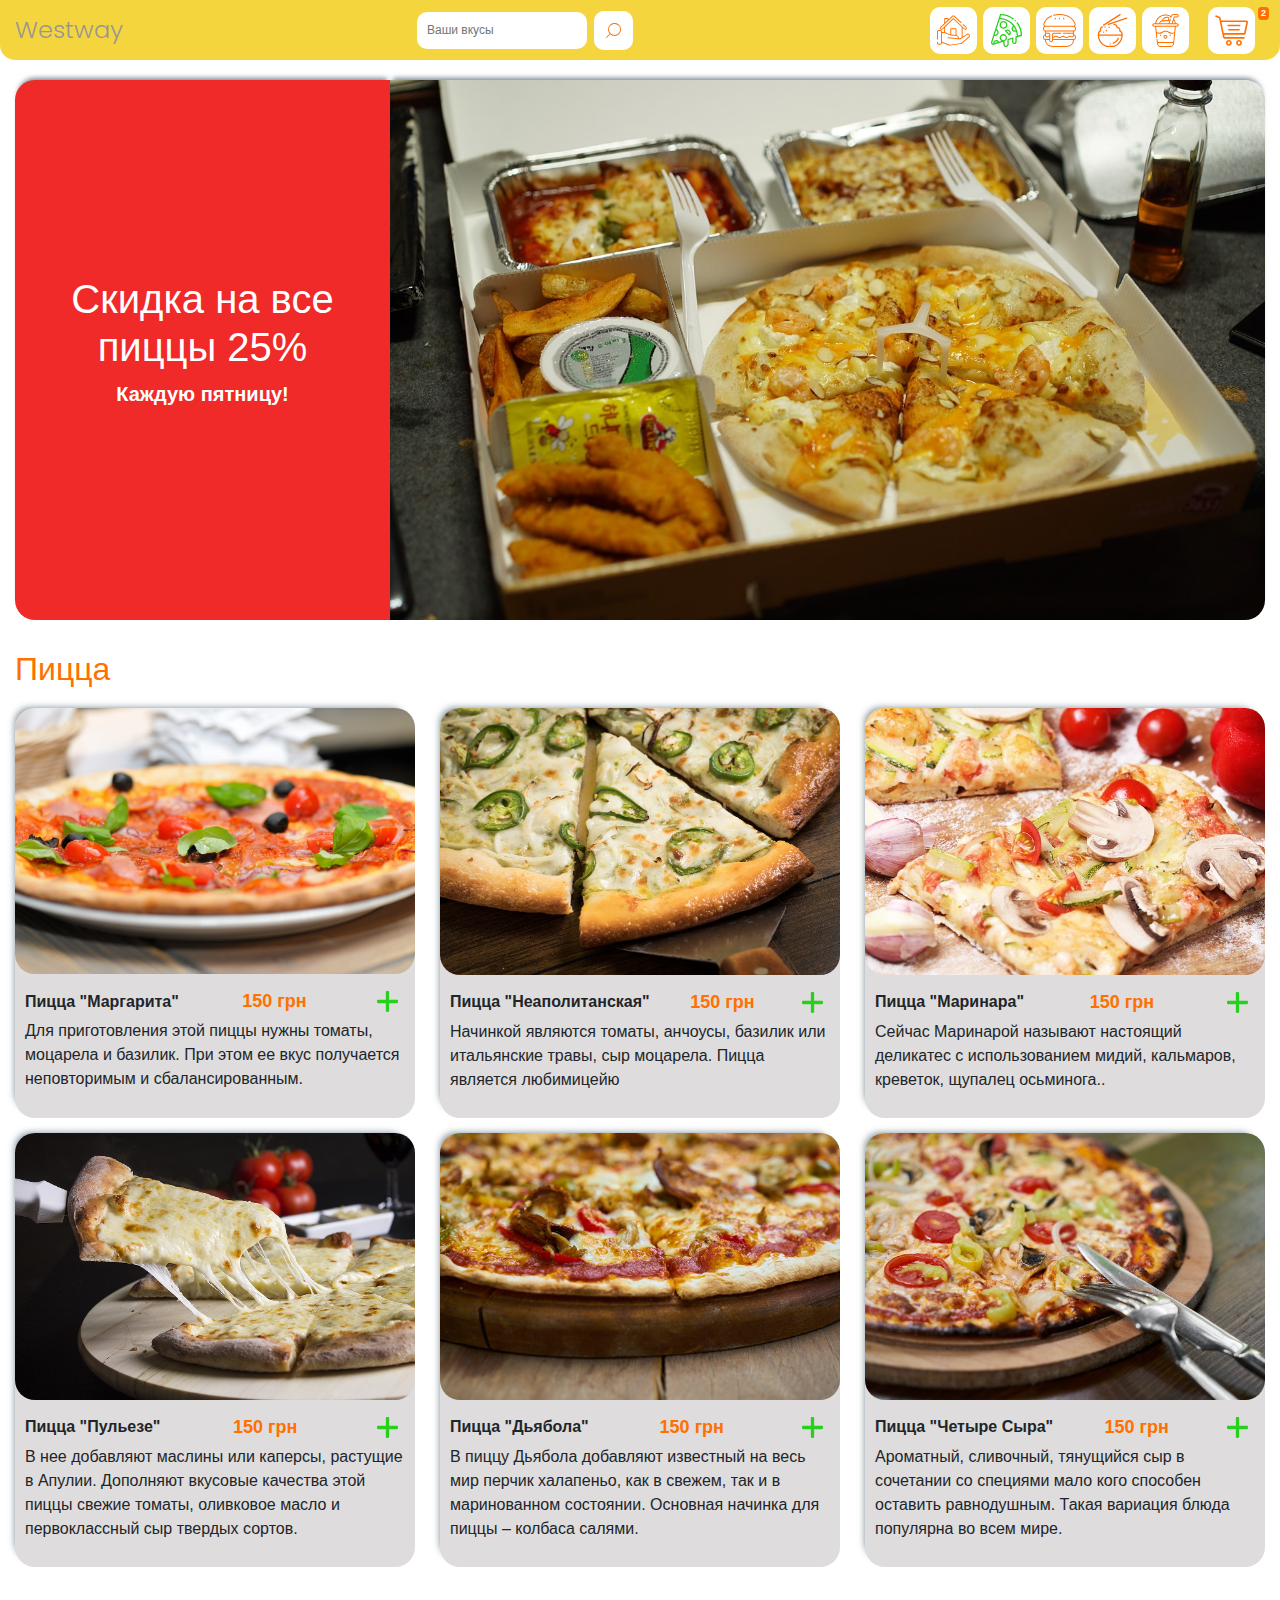
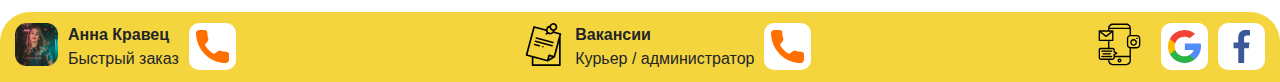
<file: pizza.html>
<!DOCTYPE html>
<html lang="en">
<head>
   <meta charset="UTF-8">
   <meta name="viewport" content="width=device-width, initial-scale=1.0">
   <meta http-equiv="X-UA-Compatible" content="ie=edge">
   <meta name="description" content="Westway, доставка пиццы">
   <meta name="keywords" content="Westway, доставка еды, пицца, напитки, роллы">
   <meta name="author" content="Артем Королев">
   <link rel="stylesheet" href="css/style.css">
   <link rel="stylesheet" href="css/pizza.css">
   <link rel="stylesheet"
  href="https://stackpath.bootstrapcdn.com/bootstrap/4.5.0/css/bootstrap.min.css">
  <link rel="shortcut icon" href="img/pizza.ico" type="image/x-icon">
   <title>Westway - пицца</title>
</head>
<body>
   <!-- HEADER -->
   <header class="header">
      <div class="container-fluid">
         <div class="headerBox">
            <div class="logo">
               <a href="index.html"><span>Westway</span></a>
            </div>
            <form action="/search" method="POST">
               <input type="search" id="search" placeholder="Ваши вкусы">
               <button type="submit" title="Search">
                  <svg class="pulseAnim iconSearch">
                     <use xlink:href="#searchBtn"></use>
                  </svg>
               </button>
            </form><!-- /form -->
            <nav>
               <ul>
                  <li>
                     <a href="index.html" title="Home">
                        <svg class="iconsAnim Icon">
                           <use xlink:href="#house"></use>
                        </svg>
                     </a>
                  </li>
                  <li>
                     <a class="active" href="pizza.html" title="Pizza">
                        <svg class="iconsAnim Icon iconActive">
                           <use xlink:href="#slice"></use>
                        </svg>
                     </a>
                  </li>
                  <li>
                     <a href="burgers.html" title="Burgers">
                        <svg class="iconsAnim Icon">
                           <use xlink:href="#burger"></use>
                        </svg>
                     </a>
                  </li>
                  <li>
                     <a href="asian.html" title="Asian">
                        <svg class="iconsAnim Icon">
                           <use xlink:href="#rise"></use>
                        </svg>
                     </a>
                  </li>
                  <li>
                     <a href="cocktails.html" title="Cocktails">
                        <svg class="iconsAnim Icon">
                           <use xlink:href="#frappe"></use>
                        </svg>
                     </a>
                  </li>
                  <li>
                     <a href="shop.html" title="Cart-shop">
                        <svg class="pulseAnim Icon">
                           <use xlink:href="#shopping"></use>
                           <div class="bg-2">2</div>
                        </svg>
                     </a>
                  </li>
               </ul><!-- /ul -->
            </nav><!-- /nav -->
         </div><!-- /headerBox -->
      </div><!-- /container-->
   </header>

   <div class="wrapper">
   <!-- INTRO -->
   <section class="intro">
      <div class="container-fluid">
         <div class="introBox">
            <div class="introContent">
               <div class="contentInner">
                  <h1 class="pulse1">Скидка на все пиццы 25%</h1>
                  <p>Каждую пятницу!</p>
                  <!-- <span>275 грн</span> -->
               </div>
            </div><!-- /introContent-->
            <div class="introBanner">
               <!-- <img src="img/banner2.jpg" alt=""> -->
            </div><!-- /introBanner-->
         </div><!-- /introBox-->
      </div><!-- /container-->
   </section>

   <!-- POPULAR -->
   <section class="popular">
      <div class="container-fluid">
         <h2>Пицца</h2>
         <div class="popularBox">
            <div class="popularCards">
               <div class="popimg scale">
                  <img src="img/banner1.jpg" alt="">
               </div>
               <div class="descriptionCards">
                  <div class="contentAdd">
                     <p>Пицца "Маргарита"</p>
                     <div class="popularPrice"><span>150 грн</span></div>
                     <a href="#exampleModalCenter" data-toggle="modal" data-target="#exampleModalCenter" title="add">
                        <svg class="pulseAnim iconAdd">
                           <use xlink:href="#plus"></use>
                        </svg>
                     </a>
                  </div>
                  <p>Для приготовления этой пиццы нужны томаты, моцарела и базилик.
                     При этом ее вкус получается неповторимым и сбалансированным.
                  </p>
               </div><!-- /descriptionCards-->
            </div><!-- /popularCards-->
            <div class="popularCards">
               <div class="popimg scale">
                  <img src="img/banner5.jpg" alt="">
               </div>
               <div class="descriptionCards">
                  <div class="contentAdd">
                     <p>Пицца "Неаполитанская"</p>
                     <div class="popularPrice"><span>150 грн</span></div>
                     <a href="#exampleModalCenter" data-toggle="modal" data-target="#exampleModalCenter" title="add">
                        <svg class="pulseAnim iconAdd">
                           <use xlink:href="#plus"></use>
                        </svg>
                     </a>
                  </div>
                  <p>Начинкой являются томаты, анчоусы,
                     базилик или итальянские травы, сыр моцарела. Пицца является
                     любимицейю
                  </p>
               </div><!-- /descriptionCards-->
            </div><!-- /popularCards-->
            <div class="popularCards">
               <div class="popimg scale">
                  <img src="img/banner3.jpg" alt="">
               </div>
               <div class="descriptionCards">
                  <div class="contentAdd">
                     <p>Пицца "Маринара"</p>
                     <div class="popularPrice"><span>150 грн</span></div>
                     <a href="#exampleModalCenter" data-toggle="modal" data-target="#exampleModalCenter" title="add">
                        <svg class="pulseAnim iconAdd">
                           <use xlink:href="#plus"></use>
                        </svg>
                     </a>
                  </div>
                  <p>Сейчас Маринарой называют настоящий деликатес с использованием
                     мидий, кальмаров, креветок, щупалец осьминога..
                  </p>
               </div><!-- /descriptionCards-->
            </div><!-- /popularCards-->
            <div class="popularCards">
               <div class="popimg scale">
                  <img src="img/banner4.jpg" alt="">
               </div>
               <div class="descriptionCards">
                  <div class="contentAdd">
                     <p>Пицца "Пульезе"</p>
                     <div class="popularPrice"><span>150 грн</span></div>
                     <a href="#exampleModalCenter" data-toggle="modal" data-target="#exampleModalCenter" title="add">
                        <svg class="pulseAnim iconAdd">
                           <use xlink:href="#plus"></use>
                        </svg>
                     </a>
                  </div>
                  <p>В нее добавляют маслины или каперсы, растущие в Апулии.
                     Дополняют вкусовые качества этой пиццы свежие томаты,
                     оливковое масло и первоклассный сыр твердых сортов.
                  </p>
               </div><!-- /descriptionCards-->
            </div><!-- /popularCards-->
            <div class="popularCards">
               <div class="popimg scale">
                  <img src="img/banner9.jpg" alt="">
               </div>
               <div class="descriptionCards">
                  <div class="contentAdd">
                     <p>Пицца "Дьябола"</p>
                     <div class="popularPrice"><span>150 грн</span></div>
                     <a href="#exampleModalCenter" data-toggle="modal" data-target="#exampleModalCenter" title="add">
                        <svg class="pulseAnim iconAdd">
                           <use xlink:href="#plus"></use>
                        </svg>
                     </a>
                  </div>
                  <p>В пиццу Дьябола добавляют известный на весь мир перчик
                     халапеньо, как в свежем, так и в маринованном состоянии.
                     Основная начинка для пиццы – колбаса салями.
                  </p>
               </div><!-- /descriptionCards-->
            </div><!-- /popularCards-->
            <div class="popularCards">
               <div class="popimg scale">
                  <img src="img/banner8.jpg" alt="">
               </div>
               <div class="descriptionCards">
                  <div class="contentAdd">
                     <p>Пицца "Четыре Сыра"</p>
                     <div class="popularPrice"><span>150 грн</span></div>
                     <a href="#exampleModalCenter" data-toggle="modal" data-target="#exampleModalCenter" title="add">
                        <svg class="pulseAnim iconAdd">
                           <use xlink:href="#plus"></use>
                        </svg>
                     </a>
                  </div>
                  <p> Ароматный, сливочный, тянущийся сыр в сочетании со
                     специями мало кого способен оставить равнодушным. Такая
                     вариация блюда популярна во всем мире.
                  </p>
               </div><!-- /descriptionCards-->
            </div><!-- /popularCards-->
         </div><!-- /popularBox-->
      </div><!-- /container-fluid-->
   </section>
</div><!-- /wrapper-->

   <!-- FOOTER -->
   <footer class="footer">
   <div class="container-fluid">
      <div class="footerBox">
         <!-- footerContent -->
         <div class="footerContent">
            <img src="img/person.png" alt="">
            <div class="contentUser">
               <p>Анна Кравец</p>
               <p>Быстрый заказ</p>
            </div>
            <a href="tel:+38(888)-888-88-88">
               <svg class="pulseAnim Icon">
                  <use xlink:href="#call"></use>
               </svg>
            </a>
         </div>
         <!-- footerContent -->
         <div class="footerContent jobs">
            <img src="img/job.svg" alt="">
            <div class="contentUser">
               <p>Вакансии</p>
               <p>Курьер / администратор</p>
            </div>
            <a href="tel:+38(888)-724-88-88">
               <svg class="pulseAnim Icon">
                  <use xlink:href="#call"></use>
               </svg>
            </a>
         </div>
         <!-- footerContent -->
         <div class="footerContent footerSocial">
            <img src="img/media.svg" alt="">
            <div class="contentSocial">
               <a href="#">
                  <svg class="pulseAnim Icon">
                     <use xlink:href="#google"></use>
                  </svg>
               </a>
               <a href="#">
                  <svg class="pulseAnim Icon">
                     <use xlink:href="#facebook"></use>
                  </svg>
               </a>
            </div><!-- /contentSocial -->
         </div><!-- /footerContent -->
      </div><!-- /footerBox -->
   </div><!-- /container -->
   </footer>

   <!-- MODAL ADD -->
   <div class="modal fade" id="exampleModalCenter" tabindex="-1" role="dialog" aria-labelledby="exampleModalCenterTitle" aria-hidden="true">
      <div class="modal-dialog modal-sm modal-dialog-centered" role="document">
         <div class="modal-content">
            <div class="modal-header">
               <h5 class="modal-title text-warning" id="exampleModalLongTitle">Успешно добавлено</h5>
               <button type="button" class="close" data-dismiss="modal" aria-label="Close">
                  <span class="text-warning" aria-hidden="true">&times;</span>
               </button>
            </div>
            <div class="modal-body text-center">
               <img class="addCart" src="img/buy.svg" alt="">
            </div>
            <div class="modal-footer">
               <a class="btn btn-warning" href="shop.html" role="button">Перейти в корзину</a>
            </div>
         </div>
      </div>
   </div>

   <!-- SPRITES -->
   <svg display="none">
      <symbol id="plus" viewBox="0 0 492 492">
         <g>
         	<path d="M465.064,207.566l0.028,0H284.436V27.25c0-14.84-12.016-27.248-26.856-27.248h-23.116
         	c-14.836,0-26.904,12.408-26.904,27.248v180.316H26.908c-14.832,0-26.908,12-26.908,26.844v23.248
         	c0,14.832,12.072,26.78,26.908,26.78h180.656v180.968c0,14.832,12.064,26.592,26.904,26.592h23.116
         	c14.84,0,26.856-11.764,26.856-26.592V284.438h180.624c14.84,0,26.936-11.952,26.936-26.78V234.41
         	C492,219.566,479.904,207.566,465.064,207.566z"/>
         </g>
      </symbol>
      <symbol id="burger" viewBox="0 0 512 512">
         <g>
            <path d="m186.826 85.343c2.665 0 5.247-1.425 6.603-3.935l6.504-12.035c1.969-3.643.612-8.192-3.031-10.161-3.646-1.969-8.193-.61-10.161 3.031l-6.504 12.035c-1.969 3.643-.612 8.193 3.031 10.161 1.133.613 2.353.904 3.558.904z"/>
            <path d="m263.408 78.666v-13.68c0-4.141-3.357-7.498-7.498-7.498s-7.498 3.357-7.498 7.498v13.68c0 4.141 3.357 7.498 7.498 7.498s7.498-3.357 7.498-7.498z"/>
            <path d="m325.175 85.242c1.277 0 2.571-.327 3.755-1.013 3.582-2.078 4.802-6.666 2.724-10.248l-6.863-11.834c-2.078-3.582-6.666-4.801-10.248-2.724-3.582 2.078-4.802 6.666-2.724 10.248l6.863 11.834c1.391 2.397 3.907 3.737 6.493 3.737z"/>
            <path d="m512 231.606v-6.606c0-14.005-7.054-26.388-17.791-33.8 2.527-2.041 4.806-4.445 6.756-7.203 6.651-9.406 8.322-21.521 4.471-32.406-9.3-26.29-28.628-64.149-67.893-95.215-45.273-35.818-106.316-54.532-181.435-55.619-.072-.001-.145-.001-.217 0-33.951.491-65.402 4.645-93.479 12.346-3.993 1.095-6.343 5.221-5.248 9.214s5.22 6.345 9.214 5.248c26.826-7.358 56.978-11.332 89.621-11.812 162.214 2.39 217.053 89.26 235.298 140.839 2.263 6.396 1.323 13.229-2.578 18.748-3.868 5.471-9.934 8.609-16.642 8.609h-432.158c-6.733 0-12.831-3.156-16.728-8.66-3.851-5.437-4.797-12.142-2.597-18.394 13.301-37.796 43.846-89.012 113.825-118.36 3.819-1.602 5.617-5.995 4.015-9.814-1.602-3.82-5.998-5.615-9.814-4.015-34.074 14.29-62.586 34.936-84.742 61.364-16.303 19.445-28.896 41.599-37.429 65.847-3.836 10.902-2.195 22.58 4.505 32.039 1.951 2.756 4.271 5.174 6.855 7.232-10.748 7.411-17.809 19.8-17.809 33.812v6.606c0 19.799 14.089 36.368 32.767 40.211l-.15 44.776c-18.602 3.901-32.617 20.428-32.617 40.172v6.606c0 19.788 14.074 36.349 32.737 40.204-.503 7.891-.245 20.697 4.305 34.945 12.263 38.4 45.474 56.688 71.174 65.267 14.821 4.947 30.649 7.456 47.044 7.456h201.481c16.395 0 32.222-2.509 47.043-7.456 25.701-8.58 58.912-26.867 71.174-65.267 4.55-14.247 4.808-27.054 4.305-34.945 18.663-3.854 32.737-20.416 32.737-40.204v-6.606c0-19.797-14.091-36.352-32.767-40.194v-44.754c18.678-3.842 32.767-20.412 32.767-40.211zm-497.004 131.765v-6.606c0-11.394 7.361-21.081 17.57-24.611l-.015 4.419c0 10.643 5.969 20.075 15.576 24.616 9.663 4.567 20.811 3.177 29.09-3.627 3.873-3.183 8.588-6.128 16.792-6.128.863 0 1.676.035 2.469.084v37.909h-55.427c-14.367 0-26.055-11.689-26.055-26.056zm298.792-58.651h150.449v31.856c0 4.857-2.613 8.991-6.988 11.058-4.432 2.094-9.351 1.476-13.16-1.654-5.406-4.443-13.283-9.543-26.321-9.543-16.099 0-24.353 6.538-31.635 12.307-6.394 5.065-11.445 9.065-22.325 9.065-10.881 0-15.931-4-22.325-9.065-7.282-5.768-15.536-12.307-31.636-12.307s-24.714 6.824-31.636 12.307c-6.394 5.065-11.444 9.065-22.323 9.065-10.88 0-15.93-4-22.323-9.065-6.921-5.483-15.536-12.307-31.635-12.307-16.1 0-24.353 6.538-31.636 12.307-4.558 3.611-8.451 6.667-14.245 8.129v-42.219c0-5.478 4.456-9.934 9.934-9.934h112.646c4.141 0 7.498-3.357 7.498-7.498s-3.357-7.498-7.498-7.498h-112.647c-13.747 0-24.93 11.183-24.93 24.93v92.341c0 8.155-6.634 14.79-14.789 14.79s-14.789-6.635-14.789-14.79v-92.341c0-13.747-11.184-24.93-24.93-24.93h-38.781v-17.066h416.474v17.066h-150.449c-4.141 0-7.498 3.357-7.498 7.498s3.357 7.498 7.498 7.498zm-227.245 0c5.478 0 9.935 4.456 9.935 9.934v21.846c-.803-.037-1.62-.063-2.469-.063-13.034 0-20.909 5.097-26.313 9.538-3.81 3.13-8.729 3.749-13.163 1.654-4.375-2.067-6.987-6.201-6.987-11.057v-31.852zm374.13 129.238c-8.308 26.017-29.046 44.725-61.638 55.604-13.287 4.436-27.517 6.685-42.295 6.685h-201.48c-14.778 0-29.008-2.249-42.295-6.685-63.845-21.312-66.519-68.39-65.308-85.14h48.822v2.572c0 16.424 13.361 29.786 29.785 29.786s29.785-13.361 29.785-29.786v-2.572h308.256c.423 6.405.271 17.313-3.632 29.536zm36.331-77.193v6.606c0 14.367-11.689 26.056-26.056 26.056h-314.9v-17.248c10.995-1.754 17.607-6.968 23.556-11.68 6.394-5.065 11.445-9.065 22.325-9.065s15.93 4 22.323 9.065c6.922 5.483 15.536 12.307 31.635 12.307s24.353-6.538 31.635-12.307c6.394-5.065 11.444-9.065 22.324-9.065 10.881 0 15.931 4 22.325 9.065 7.282 5.768 15.536 12.307 31.636 12.307s24.354-6.538 31.636-12.307c6.394-5.065 11.444-9.065 22.324-9.065 8.207 0 12.924 2.947 16.799 6.133 8.278 6.803 19.425 8.194 29.089 3.627 9.608-4.54 15.577-13.973 15.577-24.617v-4.508c10.318 3.469 17.772 13.225 17.772 24.696zm-26.055-99.103h-429.898c-14.367 0-26.056-11.689-26.056-26.056v-6.606c0-14.367 11.689-26.056 26.056-26.056h429.897c14.367 0 26.056 11.689 26.056 26.056v6.606c0 14.367-11.688 26.056-26.055 26.056z"/></g>
            </g>
      </symbol>
      <symbol id="house" viewBox="0 0 512 512">
         <g>
            <path d="M506.552,317.933c-9.739-14.312-29.351-18.1-43.707-8.452l-65.34,43.728l-0.19-136.11l22.7,21.265
      		c4.827,4.521,11.121,7.009,17.729,7.009c0.012,0,0.026,0,0.039,0c7.134-0.01,14.022-3,18.898-8.205
      		c4.737-5.057,7.222-11.655,6.996-18.581c-0.226-6.926-3.136-13.349-8.193-18.086l-43.035-40.314
      		c-2.946-2.76-7.571-2.609-10.33,0.337c-2.759,2.946-2.608,7.57,0.337,10.33l43.035,40.314c2.208,2.068,3.478,4.872,3.577,7.895
      		c0.098,3.023-0.986,5.904-3.055,8.111c-2.16,2.306-5.09,3.578-8.252,3.582c-0.006,0-0.011,0-0.017,0
      		c-2.883,0-5.63-1.086-7.737-3.06c-0.001-0.001-0.001-0.001-0.001-0.001L259.124,67.616c-2.816-2.637-7.198-2.633-10.007,0.014
      		L78.679,228.188c-2.201,2.074-5.079,3.16-8.103,3.076c-3.024-0.09-5.831-1.353-7.905-3.556c-2.074-2.201-3.167-5.079-3.076-8.102
      		c0.09-3.024,1.353-5.831,3.554-7.905L246.326,39.143c4.342-4.091,11.154-4.101,15.507-0.021L369,139.514
      		c2.945,2.759,7.57,2.609,10.33-0.337c2.759-2.946,2.608-7.57-0.337-10.33L271.827,28.455c-9.973-9.344-25.576-9.323-35.523,0.049
      		l-58.639,55.24l-0.016-9.853c-0.004-3.106-1.218-6.024-3.417-8.216c-2.195-2.189-5.109-3.394-8.209-3.394
      		c-0.006,0-0.011,0-0.017,0l-41.947,0.059c-3.106,0.004-6.023,1.218-8.216,3.417c-2.192,2.199-3.398,5.12-3.393,8.227l0.116,71.087
      		l-59.439,55.993c-5.044,4.751-7.935,11.182-8.142,18.108c-0.207,6.926,2.296,13.518,7.047,18.56
         	c4.75,5.044,11.181,7.936,18.108,8.143c0.265,0.008,0.53,0.012,0.795,0.012c6.635,0,12.918-2.49,17.767-7.06l22.649-21.336
      		l0.09,64.291c-7.328-1.067-14.742-1.627-22.19-1.627H76.746v-4.382c0-14.711-11.969-26.68-26.68-26.68H26.68
         	C11.969,249.092,0,261.06,0,275.772V390.29c0,4.036,3.272,7.308,7.308,7.308s7.308-3.272,7.308-7.308V275.772
      		c0-6.652,5.412-12.064,12.064-12.064h23.385c6.652,0,12.064,5.412,12.064,12.064v11.69v149.796v11.575
      		c0,6.652-5.412,12.064-12.064,12.064H26.68c-6.652,0-12.064-5.412-12.064-12.064v-12.788c0-4.036-3.272-7.308-7.308-7.308
      		S0,432.009,0,436.045v12.788c0,14.711,11.969,26.68,26.68,26.68h23.385c14.711,0,26.68-11.968,26.68-26.68v-0.993l107.024,40.528
      		c0.198,0.075,0.399,0.141,0.603,0.198c4.653,1.314,9.304,1.973,13.896,1.973c2.484,0,4.951-0.193,7.393-0.579l157.281-22.672
      		c0.037-0.005,0.073-0.011,0.11-0.017c13.372-2.135,25.987-7.788,36.48-16.346c0.091-0.074,0.181-0.151,0.268-0.23l101.611-91.388
      		C513.244,348.802,515.453,331.015,506.552,317.933z M163.037,76.902l0.034,20.59l-35.912,33.83l-0.089-54.371L163.037,76.902z
         	M254.141,82.976l128.538,120.412l0.223,159.593l-20.691,13.848L340.3,375.6l-0.579-5.82
      		c-2.039-20.498-17.171-36.987-37.18-40.922l-0.132-94.945c-0.01-7.286-5.942-13.207-13.227-13.207c-0.006,0-0.011,0-0.018,0
      		l-69.654,0.098c-3.533,0.005-6.853,1.385-9.347,3.887c-2.495,2.501-3.866,5.825-3.861,9.357l0.116,82.781
      		c-13.797-3.154-26.971-8.363-39.288-15.568c-1.537-0.899-3.089-1.767-4.654-2.611c-0.61-0.329-1.23-0.638-1.845-0.959
      		c-0.952-0.497-1.902-0.997-2.864-1.474c-0.766-0.38-1.541-0.74-2.313-1.107c-0.819-0.389-1.637-0.782-2.462-1.157
      		c-0.84-0.381-1.687-0.744-2.533-1.11c-0.773-0.334-1.546-0.67-2.324-0.991c-0.87-0.359-1.745-0.704-2.621-1.047
      		c-0.777-0.304-1.555-0.606-2.336-0.898c-0.867-0.324-1.738-0.637-2.611-0.944c-0.819-0.289-1.639-0.571-2.463-0.846
      		c-0.836-0.279-1.674-0.552-2.516-0.817c-0.897-0.283-1.798-0.553-2.7-0.82c-0.775-0.228-1.549-0.456-2.328-0.672
      		c-1.017-0.283-2.039-0.548-3.062-0.81c-0.479-0.123-0.955-0.262-1.437-0.381l-0.113-80.878L254.141,82.976z M287.923,327.029
      		l-61.125-7.037l-5.759-0.663l-0.118-83.911l66.874-0.094L287.923,327.029z M491.673,348.41l-101.511,91.298
      		c-8.459,6.859-18.606,11.396-29.361,13.122l-157.213,22.662c-0.033,0.005-0.065,0.01-0.098,0.015l-0.109,0.017
      		c-4.763,0.754-9.723,0.436-14.744-0.942L76.746,432.21V294.77h12.505c10.645,0,21.218,1.229,31.514,3.616
      		c0.383,0.089,0.765,0.18,1.147,0.272c1.265,0.305,2.527,0.619,3.783,0.959c0.11,0.03,0.219,0.062,0.329,0.092
      		c1.259,0.344,2.513,0.707,3.763,1.086c0.224,0.068,0.449,0.135,0.672,0.204c1.33,0.411,2.654,0.84,3.971,1.29
      		c0.136,0.047,0.271,0.095,0.407,0.142c2.743,0.947,5.459,1.98,8.141,3.098c0.146,0.061,0.292,0.122,0.438,0.184
      		c1.337,0.562,2.666,1.143,3.986,1.747c0.035,0.016,0.071,0.033,0.106,0.05c1.276,0.586,2.543,1.194,3.802,1.819
      		c0.148,0.073,0.297,0.145,0.445,0.219c1.23,0.615,2.45,1.252,3.663,1.904c0.229,0.123,0.457,0.249,0.686,0.373
      		c1.224,0.667,2.441,1.347,3.646,2.052c17.391,10.173,36.323,16.762,56.271,19.585c0.063,0.009,0.125,0.017,0.188,0.024
      		l81.881,9.427c0.453,0.065,0.903,0.14,1.35,0.224c12.054,2.264,21.568,11.171,24.751,22.77c0.472,1.718,0.804,3.496,0.986,5.319
      		l0.325,3.27l-153.46-13.445c-4.018-0.351-7.566,2.622-7.918,6.642c-0.353,4.021,2.622,7.566,6.642,7.918l162.242,14.215
      		c0.039,0.003,0.077,0.002,0.115,0.005c0.038,0.003,0.075,0.009,0.114,0.012l30.597,1.717c0.137,0.008,0.273,0.011,0.409,0.011
      		c0.145,0,0.288-0.023,0.432-0.032c0.163-0.01,0.326-0.016,0.488-0.036c0.218-0.028,0.431-0.075,0.645-0.122
      		c0.153-0.034,0.307-0.059,0.457-0.103c0.234-0.067,0.459-0.158,0.686-0.249c0.122-0.049,0.248-0.086,0.368-0.142
      		c0.341-0.158,0.673-0.34,0.989-0.552l25.972-17.381c0.001-0.001,0.002-0.002,0.003-0.003l76.702-51.332
      		c7.717-5.187,18.251-3.152,23.482,4.536C499.249,333.181,498.062,342.736,491.673,348.41z"/>
            </g>
         </symbol>
         <symbol id="slice" viewBox="0 0 512.003 512.003">
            <g>
            <path d="m386.279 111.831c3.536 2.353 8.259 2.19 11.636-.38 3.181-2.421 4.598-6.666 3.568-10.517-1.104-4.129-4.846-7.163-9.113-7.394-4.247-.23-8.267 2.354-9.831 6.303-1.705 4.303-.151 9.438 3.74 11.988z"/><path d="m429.848 131.761c-3.338-4.399-9.609-5.264-14.011-1.923-4.399 3.337-5.261 9.61-1.923 14.011 39.529 52.112 61.093 113.87 62.589 179.033l-38.835 12.324c-4.112-29.492-10.702-56.996-19.635-81.911-.001-.002-.001-.004-.002-.006-9.099-25.404-20.867-48.756-34.98-69.41-.005-.007-.009-.013-.013-.02-47.371-69.326-122.763-111.476-224.21-125.394l12.371-38.384c65.514 1.462 127.636 22.738 180.094 61.755 1.793 1.333 3.885 1.977 5.96 1.977 3.054 0 6.069-1.395 8.032-4.033 3.296-4.432 2.375-10.695-2.057-13.992-57.864-43.039-126.778-65.788-199.286-65.788-4.341 0-8.187 2.801-9.518 6.933l-76.8 238.298-26.516 82.265c-.017.053-.033.107-.049.16l-33.998 105.49c-3.909 12.145-.734 25.316 8.286 34.375 9.111 9.149 22.434 12.405 34.772 8.488l146.18-46.393v40.064c0 22.72 18.271 41.698    40.729 42.307.395.011.79.017 1.184.017 11.026 0 21.391-4.196 29.295-11.89 8.12-7.903 12.593-18.477 12.593-29.773v-67.322l52.53-16.672v45.353c0 19.426 15.898 35.229 35.44 35.229 9.441 0 18.327-3.653 25.028-10.296 6.707-6.665 10.401-15.52 10.401-24.934v-67.844l76.112-24.152c4.154-1.317 6.976-5.174 6.976-9.531 0-72.242-23.078-140.852-66.739-198.411zm-59.205 69.603c10.08 15.716 18.775 33.018 25.935 51.604-4.179 2.257-8.886 3.461-13.719 3.461-15.925 0-28.88-12.955-28.88-28.88 0-11.349 6.72-21.517 16.664-26.185zm-267.268 110.596c-8.033 7.971-18.872 11.879-29.819 11.092l22.67-70.34c2.583 1.567 4.985 3.441 7.141 5.58 7.232 7.176 11.214 16.709 11.214 26.843-.001 10.128-3.98 19.655-11.206 26.825zm-32.745 139.726c.143-15.604 12.881-28.257 28.519-28.257 9.317 0 17.881 4.594 23.145 11.862zm162.174-56.755c-14.619 14.509-38.406 14.508-53.025 0-7.058-7.003-10.943-16.308-10.943-26.2 0-9.894 3.886-19.198 10.943-26.202 7.31-7.254 16.911-10.881 26.513-10.881s19.203 3.627 26.513 10.881c7.057 7.003 10.943 16.309 10.943 26.202-.001 9.892-3.887 19.198-10.944 26.2zm167.669-47.922c-4.153 1.319-6.974 5.175-6.974 9.531v75.16c0 4.047-1.598 7.863-4.49 10.738-2.922 2.896-6.807 4.491-10.939 4.491-8.514 0-15.44-6.832-15.44-15.229v-59.02c0-3.189-1.522-6.186-4.095-8.07-2.573-1.883-5.891-2.426-8.931-1.461l-72.53 23.021c-4.153 1.318-6.975 5.174-6.975 9.531v74.64c0 5.852-2.323 11.335-6.542 15.44-4.284 4.17-9.936 6.391-15.987 6.214-11.729-.318-21.271-10.328-21.271-22.315v-47.439c7.517-2.76 14.565-7.131 20.593-13.113 0 0 0 0 0-.001 10.869-10.786 16.855-25.133 16.855-40.397 0-15.265-5.986-29.611-16.855-40.397-22.387-22.217-58.813-22.218-81.201-.001-10.87 10.786-16.855 25.134-16.855 40.398s5.985 29.611 16.855 40.397c3.493 3.466 7.328 6.392 11.397 8.777l-35.156 11.158c-8.322-15.477-24.719-25.631-42.783-25.631-26.754 0-48.52 21.767-48.52 48.521 0 1.892.109 3.772.325 5.636-4.218.404-8.335-1.063-11.435-4.177-3.771-3.788-5.05-9.072-3.421-14.133l31.203-96.817c3.019.471 6.045.705 9.057.705 15.168 0 29.926-5.913 41.105-17.007 11.038-10.954 17.117-25.523 17.117-41.022 0-15.505-6.082-30.08-17.126-41.039-4.396-4.363-9.472-7.999-14.983-10.763l50.123-155.522c92.169 11.962 161.537 47.925 206.497 107.028-15.118 8.474-25.113 24.716-25.113 42.711 0 26.952 21.928 48.88 48.88 48.88 7.099 0 14.037-1.537 20.373-4.442 6.763 21.378 11.821 44.622 15.087 69.354z"/><path d="m269.769 169.329c0-16.081-6.307-31.195-17.758-42.56-23.588-23.406-61.969-23.406-85.557 0-11.451 11.364-17.758 26.478-17.758 42.56 0 16.081 6.307 31.195 17.758 42.56 11.794 11.703 27.286 17.555 42.778 17.555s30.984-5.852 42.778-17.555c11.452-11.365 17.759-26.479 17.759-42.56zm-31.846 28.362c-15.82 15.699-41.561 15.699-57.381 0-7.64-7.58-11.846-17.652-11.846-28.362s4.206-20.782 11.846-28.362c7.91-7.85 18.3-11.774 28.69-11.774 10.391 0 20.78 3.925 28.69 11.774 7.64 7.58 11.846 17.652 11.846 28.362.001 10.71-4.205 20.782-11.845 28.362z"/><path d="m308.857 255.15c-20.34-21.006-54.085-21.444-75.224-.978-1.905 1.846-3 4.372-3.043 7.023-.042 2.651.97 5.212 2.815 7.117l59.864 61.824c1.961 2.026 4.571 3.044 7.185 3.044 2.505 0 5.014-.936 6.955-2.815 21.138-20.467 21.788-54.208 1.448-75.215zm-9.23 52.803-43.844-45.279c12.65-6.379 28.436-4.217 38.705 6.389 10.271 10.606 11.922 26.453 5.139 38.89z"/>
            </g>
         </symbol>
         <symbol id="shopping" viewBox="0 0 511.999 511.999">
            <g>
            	<g>
            		<path d="M214.685,402.828c-24.829,0-45.029,20.2-45.029,45.029c0,24.829,20.2,45.029,45.029,45.029s45.029-20.2,45.029-45.029
            			C259.713,423.028,239.513,402.828,214.685,402.828z M214.685,467.742c-10.966,0-19.887-8.922-19.887-19.887
            			c0-10.966,8.922-19.887,19.887-19.887s19.887,8.922,19.887,19.887C234.572,458.822,225.65,467.742,214.685,467.742z"/>
            	</g>
            </g>
            <g>
            	<g>
            		<path d="M372.63,402.828c-24.829,0-45.029,20.2-45.029,45.029c0,24.829,20.2,45.029,45.029,45.029s45.029-20.2,45.029-45.029
            			C417.658,423.028,397.458,402.828,372.63,402.828z M372.63,467.742c-10.966,0-19.887-8.922-19.887-19.887
            			c0-10.966,8.922-19.887,19.887-19.887c10.966,0,19.887,8.922,19.887,19.887C392.517,458.822,383.595,467.742,372.63,467.742z"/>
            	</g>
            </g>
            <g>
            	<g>
            		<path d="M383.716,165.755H203.567c-6.943,0-12.571,5.628-12.571,12.571c0,6.943,5.629,12.571,12.571,12.571h180.149
            			c6.943,0,12.571-5.628,12.571-12.571C396.287,171.382,390.659,165.755,383.716,165.755z"/>
            	</g>
            </g>
            <g>
            	<g>
            		<path d="M373.911,231.035H213.373c-6.943,0-12.571,5.628-12.571,12.571s5.628,12.571,12.571,12.571h160.537
            			c6.943,0,12.571-5.628,12.571-12.571C386.481,236.664,380.853,231.035,373.911,231.035z"/>
            	</g>
            </g>
            <g>
            	<g>
            		<path d="M506.341,109.744c-4.794-5.884-11.898-9.258-19.489-9.258H95.278L87.37,62.097c-1.651-8.008-7.113-14.732-14.614-17.989
            			l-55.177-23.95c-6.37-2.767-13.773,0.156-16.536,6.524c-2.766,6.37,0.157,13.774,6.524,16.537L62.745,67.17l60.826,295.261
            			c2.396,11.628,12.752,20.068,24.625,20.068h301.166c6.943,0,12.571-5.628,12.571-12.571c0-6.943-5.628-12.571-12.571-12.571
            			H148.197l-7.399-35.916H451.69c11.872,0,22.229-8.44,24.624-20.068l35.163-170.675
            			C513.008,123.266,511.136,115.627,506.341,109.744z M451.69,296.301H135.619l-35.161-170.674l386.393,0.001L451.69,296.301z"/>
            	</g>
            </g>
         </symbol>
         <symbol id="frappe" viewBox="0 0 512 512">
            <g>
               <path d="m188.817 339.291v-11.821c0-4.142-3.357-7.5-7.5-7.5s-7.5 3.358-7.5 7.5v11.821c0 4.142 3.357 7.5 7.5 7.5s7.5-3.358 7.5-7.5z"/>
               <path d="m285.779 349.102c0-23.28-21.612-23.28-30.841-23.28s-30.842 0-30.842 23.28c0 18.538 13.836 33.619 30.842 33.619s30.841-15.082 30.841-33.619zm-46.682 0c0-5.742.641-8.28 15.842-8.28 15.2 0 15.841 2.539 15.841 8.28 0 10.266-7.106 18.619-15.841 18.619-8.736-.001-15.842-8.353-15.842-18.619z"/>
               <path d="m336.06 339.291v-11.821c0-4.142-3.357-7.5-7.5-7.5s-7.5 3.358-7.5 7.5v11.821c0 4.142 3.357 7.5 7.5 7.5s7.5-3.358 7.5-7.5z"/>
               <path d="m433.324 142.456h-17.33c-3.979-23.495-13.21-46.005-26.881-65.594l7.298-22.456h36.913c14.999 0 27.202-12.203 27.202-27.203s-12.203-27.203-27.202-27.203h-50.184c-19.66 0-37.031 12.119-43.892 30.374-25.113-15.049-53.696-22.985-83.248-22.985-39.581 0-77.704 14.411-107.346 40.578-27.935 24.659-46.478 58.035-52.641 94.489h-17.337c-14.999 0-27.202 12.203-27.202 27.203s12.203 27.203 27.202 27.203h16.853l17.969 167.295c.413 3.847 3.665 6.7 7.448 6.7.268 0 .538-.014.81-.043 4.118-.442 7.099-4.14 6.656-8.258l-6.949-64.693c9.214 4.11 20.865 7.364 37.497 7.364 26.705 0 40.735-8.418 53.114-15.846 11.749-7.049 22.847-13.708 45.397-13.708 22.552 0 33.649 6.659 45.399 13.708 12.379 7.427 26.41 15.846 53.117 15.846 14.837 0 25.622-2.544 34.408-6.06l-14.528 135.252h-239.736l-4.559-42.444c-.442-4.118-4.138-7.1-8.258-6.656-4.118.442-7.099 4.14-6.656 8.258l7.399 68.892c3.033 28.239 26.738 49.534 55.14 49.534h153.605c28.401 0 52.106-21.295 55.14-49.534l28.529-265.605h16.853c14.999 0 27.202-12.203 27.202-27.203s-12.203-27.205-27.202-27.205zm-32.58 0h-32.948l15.326-47.158c8.53 14.577 14.513 30.575 17.622 47.158zm-144.744-120.067c27.961 0 54.97 7.809 78.439 22.614l-3.247 9.99c-1.28 3.939.875 8.17 4.814 9.451 3.94 1.281 8.171-.875 9.451-4.815l7.34-22.584c4.286-13.186 16.48-22.045 30.344-22.045h50.184c6.729 0 12.202 5.474 12.202 12.203s-5.474 12.203-12.202 12.203h-42.361c-3.249 0-6.129 2.092-7.133 5.182l-31.806 97.868h-33.484l17.784-54.719c1.28-3.939-.875-8.171-4.814-9.451-3.94-1.281-8.17.875-9.451 4.814l-3.388 10.425c-2.653-.713-5.365-1.194-8.108-1.442 2.103-6.717 3.188-13.707 3.188-20.899 0-7.663-3.225-15.044-8.848-20.251s-13.227-7.854-20.869-7.268l-21.097 1.623c-15.849 1.219-30.956 7.874-42.539 18.737-10.282 9.644-17.434 22.263-20.476 35.932-22.044 2.72-39.366 20.614-41.618 42.499h-47.06c12.884-68.971 73.786-120.067 144.755-120.067zm38.416 70.246-78.666 6.051c6.589-21.31 25.441-36.681 48.338-38.443l21.097-1.623c3.54-.276 6.922.906 9.527 3.318 2.604 2.412 4.039 5.695 4.039 9.245-.001 7.476-1.459 14.677-4.335 21.452zm-91.174 22.058 100.5-7.731c3.464-.269 6.943.02 10.289.836l-11.264 34.658h-129.35c2.236-14.787 14.532-26.587 29.825-27.763zm129.561 382.307h-153.606c-20.72 0-38.013-15.535-40.226-36.136l-1.229-11.447h236.516l-1.229 11.446c-2.214 20.602-19.507 36.137-40.226 36.137zm59.463-215.241c-9.737 5.133-20.041 8.467-36.278 8.467-22.552 0-33.65-6.659-45.4-13.708-12.379-7.427-26.41-15.846-53.116-15.846-26.705 0-40.735 8.418-53.114 15.846-11.749 7.049-22.847 13.708-45.397 13.708-19.228 0-29.819-4.715-39.41-10.182l-8.935-83.183h290.77zm41.058-99.898h-354.648c-6.729 0-12.202-5.474-12.202-12.203s5.474-12.203 12.202-12.203h354.648c6.729 0 12.202 5.474 12.202 12.203s-5.473 12.203-12.202 12.203z"/>
            </g>
         </symbol>
         <symbol id="rise" viewBox="0 0 512 512">
            <g>
            	<g>
            		<path d="M222.107,451.894l-0.29,0.002c-5.526,0.022-9.987,4.52-9.966,10.047c0.021,5.513,4.498,9.966,10.005,9.966
            			c0.014,0,0.027,0,0.041,0l0.448-0.003c5.526-0.066,9.952-4.599,9.886-10.126C232.166,456.254,227.666,451.823,222.107,451.894z"/>
            	</g>
            </g>
            <g>
            	<g>
            		<path d="M349.408,368.219c-5.129-2.052-10.954,0.439-13.008,5.571c-12.874,32.156-38.816,57.671-71.172,70.003
            			c-5.164,1.968-7.755,7.75-5.787,12.914c1.521,3.991,5.32,6.445,9.352,6.445c1.185,0,2.39-0.212,3.562-0.659
            			c37.562-14.317,67.678-43.938,82.623-81.266C357.032,376.097,354.538,370.272,349.408,368.219z"/>
            	</g>
            </g>
            <g>
            	<g>
            		<path d="M415.1,313.763c0.001-23.047-13.081-43.687-33.291-53.679c0.095-1.374,0.143-2.75,0.143-4.124
            			c0-27.97-19.137-51.754-45.628-58.195c-2.62-11.887-8.819-22.73-17.9-31.103c-11.086-10.225-25.503-15.855-40.592-15.855
            			c-5.526,0-10.007,4.48-10.007,10.006s4.481,10.006,10.007,10.006c20.514,0,37.968,15.99,39.735,36.405
            			c0.412,4.759,4.131,8.564,8.879,9.084c20.234,2.218,35.493,19.263,35.493,39.651c0,2.79-0.296,5.595-0.879,8.338
            			c-1.062,4.991,1.804,9.982,6.649,11.582c16.376,5.409,27.378,20.634,27.378,37.884c0,1.286-0.063,2.571-0.187,3.849H52.914
            			c-1.165-3.776-1.753-7.709-1.753-11.748c0-16.644,10.488-31.693,26.098-37.447c2.707-0.999,4.851-3.115,5.883-5.809
            			c1.032-2.694,0.852-5.702-0.495-8.253c-2.349-4.446-3.538-9.261-3.538-14.311c0-15.138,10.825-27.886,25.742-30.312
            			c5.455-0.887,9.157-6.028,8.27-11.483c-0.887-5.455-6.022-9.159-11.483-8.27c-24.65,4.009-42.542,25.064-42.542,50.065
            			c0,4.724,0.667,9.433,1.962,13.961c-18.223,10.584-29.909,30.334-29.909,51.86c0,4.34,0.468,8.596,1.37,12.748
            			c-3.35,1.617-5.668,5.036-5.668,9.006c0,83.213,52.905,157.096,131.648,183.847c1.037,0.352,2.124,0.532,3.219,0.532h118.516
            			c1.095,0,2.182-0.18,3.219-0.532C362.195,484.715,415.1,410.832,415.1,327.619c0-1.416-0.298-2.762-0.829-3.983
            			C414.818,320.375,415.1,317.074,415.1,313.763z M278.557,491.987H163.394c-66.61-23.325-112.253-84.4-116.246-154.36h347.655
            			C390.81,407.588,345.167,468.663,278.557,491.987z"/>
            	</g>
            </g>
            <g>
            	<g>
            		<path d="M147.327,195.725c-1.86-1.861-4.433-2.932-7.074-2.932c-2.632,0-5.213,1.071-7.075,2.932s-2.932,4.443-2.932,7.075
            			s1.07,5.213,2.932,7.075c1.862,1.861,4.443,2.932,7.075,2.932s5.213-1.071,7.074-2.932c1.871-1.861,2.933-4.443,2.933-7.075
            			S149.198,197.586,147.327,195.725z"/>
            	</g>
            </g>
            <g>
            	<g>
            		<path d="M210.037,201.058c-1.86-1.861-4.442-2.932-7.074-2.932s-5.213,1.071-7.075,2.932s-2.932,4.443-2.932,7.075
            			c0,2.642,1.07,5.213,2.932,7.075c1.861,1.871,4.443,2.932,7.075,2.932s5.213-1.061,7.074-2.932
            			c1.861-1.861,2.933-4.443,2.933-7.075S211.9,202.92,210.037,201.058z"/>
            	</g>
            </g>
            <g>
            	<g>
            		<path d="M168,248.759c-1.86-1.861-4.442-2.932-7.085-2.932c-2.631,0-5.213,1.071-7.074,2.932
            			c-1.861,1.861-2.922,4.443-2.922,7.075c0,2.632,1.061,5.213,2.922,7.075c1.86,1.861,4.442,2.932,7.074,2.932
            			c2.643,0,5.224-1.071,7.085-2.932c1.861-1.861,2.933-4.443,2.933-7.075C170.933,253.202,169.862,250.62,168,248.759z"/>
            	</g>
            </g>
            <g>
            	<g>
            		<path d="M125.983,273.776c-1.86-1.861-4.442-2.932-7.074-2.932s-5.213,1.071-7.075,2.932s-2.932,4.443-2.932,7.075
            			s1.07,5.213,2.932,7.075c1.862,1.861,4.443,2.932,7.075,2.932s5.213-1.071,7.074-2.932c1.861-1.861,2.933-4.443,2.933-7.075
            			S127.845,275.637,125.983,273.776z"/>
            	</g>
            </g>
            <g>
            	<g>
            		<path d="M382.35,4.647c-2.96-4.666-9.145-6.05-13.81-3.088L112.639,163.933c-4.666,2.961-6.049,9.144-3.088,13.811
            			c1.906,3.003,5.146,4.646,8.459,4.646c1.833,0,3.689-0.503,5.351-1.559l255.9-162.373C383.928,15.497,385.311,9.314,382.35,4.647z
            			"/>
            	</g>
            </g>
            <g>
            	<g>
            		<path d="M484.605,60.461c-1.794-5.227-7.487-8.01-12.712-6.216l-284.098,97.512c-5.227,1.794-8.01,7.486-6.216,12.713
            			c1.425,4.151,5.307,6.76,9.463,6.76c1.078,0,2.173-0.175,3.249-0.544l284.098-97.512C483.616,71.38,486.399,65.688,484.605,60.461
            			z"/>
            	</g>
            </g>
         </symbol>
         <symbol id="searchBtn" viewBox="0 0 512 512">
            <g>
            	<path d="M447.615,64.386C406.095,22.866,350.892,0,292.175,0s-113.92,22.866-155.439,64.386
            		C95.217,105.905,72.35,161.108,72.35,219.824c0,53.683,19.124,104.421,54.132,144.458L4.399,486.366
            		c-5.864,5.864-5.864,15.371,0,21.236C7.331,510.533,11.174,512,15.016,512s7.686-1.466,10.617-4.399l122.084-122.083
            		c40.037,35.007,90.775,54.132,144.458,54.132c58.718,0,113.919-22.866,155.439-64.386c41.519-41.519,64.385-96.722,64.385-155.439
            		S489.134,105.905,447.615,64.386z M426.379,354.029c-74.001,74-194.406,74-268.407,0c-74-74-74-194.407,0-268.407
            		c37.004-37.004,85.596-55.5,134.204-55.5c48.596,0,97.208,18.505,134.204,55.5C500.378,159.621,500.378,280.028,426.379,354.029z"/>
            </g>
         </symbol>
         <symbol id="call" viewBox="0 0 384 384">
            <g>
         		<path d="M353.188,252.052c-23.51,0-46.594-3.677-68.469-10.906c-10.719-3.656-23.896-0.302-30.438,6.417l-43.177,32.594
         			c-50.073-26.729-80.917-57.563-107.281-107.26l31.635-42.052c8.219-8.208,11.167-20.198,7.635-31.448
         			c-7.26-21.99-10.948-45.063-10.948-68.583C132.146,13.823,118.323,0,101.333,0H30.813C13.823,0,0,13.823,0,30.813
         			C0,225.563,158.438,384,353.188,384c16.99,0,30.813-13.823,30.813-30.813v-70.323C384,265.875,370.177,252.052,353.188,252.052z"/>
         	</g>
         </symbol>
         <symbol id="google" viewBox="0 0 512 512">
            <g>
               <path style="fill:#FBBB00;" d="M113.47,309.408L95.648,375.94l-65.139,1.378C11.042,341.211,0,299.9,0,256
               	c0-42.451,10.324-82.483,28.624-117.732h0.014l57.992,10.632l25.404,57.644c-5.317,15.501-8.215,32.141-8.215,49.456
               	C103.821,274.792,107.225,292.797,113.47,309.408z"/>
               <path style="fill:#518EF8;" d="M507.527,208.176C510.467,223.662,512,239.655,512,256c0,18.328-1.927,36.206-5.598,53.451
               	c-12.462,58.683-45.025,109.925-90.134,146.187l-0.014-0.014l-73.044-3.727l-10.338-64.535
               	c29.932-17.554,53.324-45.025,65.646-77.911h-136.89V208.176h138.887L507.527,208.176L507.527,208.176z"/>
               <path style="fill:#28B446;" d="M416.253,455.624l0.014,0.014C372.396,490.901,316.666,512,256,512
               	c-97.491,0-182.252-54.491-225.491-134.681l82.961-67.91c21.619,57.698,77.278,98.771,142.53,98.771
               	c28.047,0,54.323-7.582,76.87-20.818L416.253,455.624z"/>
               <path style="fill:#F14336;" d="M419.404,58.936l-82.933,67.896c-23.335-14.586-50.919-23.012-80.471-23.012
               	c-66.729,0-123.429,42.957-143.965,102.724l-83.397-68.276h-0.014C71.23,56.123,157.06,0,256,0
               	C318.115,0,375.068,22.126,419.404,58.936z"/>
         	</g>
         </symbol>
         <symbol id="facebook" viewBox="0 0 24 24">
            <g>
         		<path d="m15.997 3.985h2.191v-3.816c-.378-.052-1.678-.169-3.192-.169-6.932 0-5.046 7.85-5.322 9h-3.487v4.266h3.486v10.734h4.274v-10.733h3.345l.531-4.266h-3.877c.188-2.824-.761-5.016 2.051-5.016z" fill="#3b5999"/>
         	</g>
         </symbol>
         <symbol id="burger" viewBox="0 0 512 512">
            <g>
               <path d="m186.826 85.343c2.665 0 5.247-1.425 6.603-3.935l6.504-12.035c1.969-3.643.612-8.192-3.031-10.161-3.646-1.969-8.193-.61-10.161 3.031l-6.504 12.035c-1.969 3.643-.612 8.193 3.031 10.161 1.133.613 2.353.904 3.558.904z"/>
               <path d="m263.408 78.666v-13.68c0-4.141-3.357-7.498-7.498-7.498s-7.498 3.357-7.498 7.498v13.68c0 4.141 3.357 7.498 7.498 7.498s7.498-3.357 7.498-7.498z"/>
               <path d="m325.175 85.242c1.277 0 2.571-.327 3.755-1.013 3.582-2.078 4.802-6.666 2.724-10.248l-6.863-11.834c-2.078-3.582-6.666-4.801-10.248-2.724-3.582 2.078-4.802 6.666-2.724 10.248l6.863 11.834c1.391 2.397 3.907 3.737 6.493 3.737z"/>
               <path d="m512 231.606v-6.606c0-14.005-7.054-26.388-17.791-33.8 2.527-2.041 4.806-4.445 6.756-7.203 6.651-9.406 8.322-21.521 4.471-32.406-9.3-26.29-28.628-64.149-67.893-95.215-45.273-35.818-106.316-54.532-181.435-55.619-.072-.001-.145-.001-.217 0-33.951.491-65.402 4.645-93.479 12.346-3.993 1.095-6.343 5.221-5.248 9.214s5.22 6.345 9.214 5.248c26.826-7.358 56.978-11.332 89.621-11.812 162.214 2.39 217.053 89.26 235.298 140.839 2.263 6.396 1.323 13.229-2.578 18.748-3.868 5.471-9.934 8.609-16.642 8.609h-432.158c-6.733 0-12.831-3.156-16.728-8.66-3.851-5.437-4.797-12.142-2.597-18.394 13.301-37.796 43.846-89.012 113.825-118.36 3.819-1.602 5.617-5.995 4.015-9.814-1.602-3.82-5.998-5.615-9.814-4.015-34.074 14.29-62.586 34.936-84.742 61.364-16.303 19.445-28.896 41.599-37.429 65.847-3.836 10.902-2.195 22.58 4.505 32.039 1.951 2.756 4.271 5.174 6.855 7.232-10.748 7.411-17.809 19.8-17.809 33.812v6.606c0 19.799 14.089 36.368 32.767 40.211l-.15 44.776c-18.602 3.901-32.617 20.428-32.617 40.172v6.606c0 19.788 14.074 36.349 32.737 40.204-.503 7.891-.245 20.697 4.305 34.945 12.263 38.4 45.474 56.688 71.174 65.267 14.821 4.947 30.649 7.456 47.044 7.456h201.481c16.395 0 32.222-2.509 47.043-7.456 25.701-8.58 58.912-26.867 71.174-65.267 4.55-14.247 4.808-27.054 4.305-34.945 18.663-3.854 32.737-20.416 32.737-40.204v-6.606c0-19.797-14.091-36.352-32.767-40.194v-44.754c18.678-3.842 32.767-20.412 32.767-40.211zm-497.004 131.765v-6.606c0-11.394 7.361-21.081 17.57-24.611l-.015 4.419c0 10.643 5.969 20.075 15.576 24.616 9.663 4.567 20.811 3.177 29.09-3.627 3.873-3.183 8.588-6.128 16.792-6.128.863 0 1.676.035 2.469.084v37.909h-55.427c-14.367 0-26.055-11.689-26.055-26.056zm298.792-58.651h150.449v31.856c0 4.857-2.613 8.991-6.988 11.058-4.432 2.094-9.351 1.476-13.16-1.654-5.406-4.443-13.283-9.543-26.321-9.543-16.099 0-24.353 6.538-31.635 12.307-6.394 5.065-11.445 9.065-22.325 9.065-10.881 0-15.931-4-22.325-9.065-7.282-5.768-15.536-12.307-31.636-12.307s-24.714 6.824-31.636 12.307c-6.394 5.065-11.444 9.065-22.323 9.065-10.88 0-15.93-4-22.323-9.065-6.921-5.483-15.536-12.307-31.635-12.307-16.1 0-24.353 6.538-31.636 12.307-4.558 3.611-8.451 6.667-14.245 8.129v-42.219c0-5.478 4.456-9.934 9.934-9.934h112.646c4.141 0 7.498-3.357 7.498-7.498s-3.357-7.498-7.498-7.498h-112.647c-13.747 0-24.93 11.183-24.93 24.93v92.341c0 8.155-6.634 14.79-14.789 14.79s-14.789-6.635-14.789-14.79v-92.341c0-13.747-11.184-24.93-24.93-24.93h-38.781v-17.066h416.474v17.066h-150.449c-4.141 0-7.498 3.357-7.498 7.498s3.357 7.498 7.498 7.498zm-227.245 0c5.478 0 9.935 4.456 9.935 9.934v21.846c-.803-.037-1.62-.063-2.469-.063-13.034 0-20.909 5.097-26.313 9.538-3.81 3.13-8.729 3.749-13.163 1.654-4.375-2.067-6.987-6.201-6.987-11.057v-31.852zm374.13 129.238c-8.308 26.017-29.046 44.725-61.638 55.604-13.287 4.436-27.517 6.685-42.295 6.685h-201.48c-14.778 0-29.008-2.249-42.295-6.685-63.845-21.312-66.519-68.39-65.308-85.14h48.822v2.572c0 16.424 13.361 29.786 29.785 29.786s29.785-13.361 29.785-29.786v-2.572h308.256c.423 6.405.271 17.313-3.632 29.536zm36.331-77.193v6.606c0 14.367-11.689 26.056-26.056 26.056h-314.9v-17.248c10.995-1.754 17.607-6.968 23.556-11.68 6.394-5.065 11.445-9.065 22.325-9.065s15.93 4 22.323 9.065c6.922 5.483 15.536 12.307 31.635 12.307s24.353-6.538 31.635-12.307c6.394-5.065 11.444-9.065 22.324-9.065 10.881 0 15.931 4 22.325 9.065 7.282 5.768 15.536 12.307 31.636 12.307s24.354-6.538 31.636-12.307c6.394-5.065 11.444-9.065 22.324-9.065 8.207 0 12.924 2.947 16.799 6.133 8.278 6.803 19.425 8.194 29.089 3.627 9.608-4.54 15.577-13.973 15.577-24.617v-4.508c10.318 3.469 17.772 13.225 17.772 24.696zm-26.055-99.103h-429.898c-14.367 0-26.056-11.689-26.056-26.056v-6.606c0-14.367 11.689-26.056 26.056-26.056h429.897c14.367 0 26.056 11.689 26.056 26.056v6.606c0 14.367-11.688 26.056-26.055 26.056z"/></g>
            </g>
         </symbol>
      </svg>

   <script src="https://code.jquery.com/jquery-3.5.1.slim.min.js">
   </script>

   <script src="https://cdn.jsdelivr.net/npm/popper.js@1.16.0/dist/umd/popper.min.js">
   </script>

   <script src="https://stackpath.bootstrapcdn.com/bootstrap/4.5.0/js/bootstrap.min.js">
   </script>


</body>
</html>
</file>
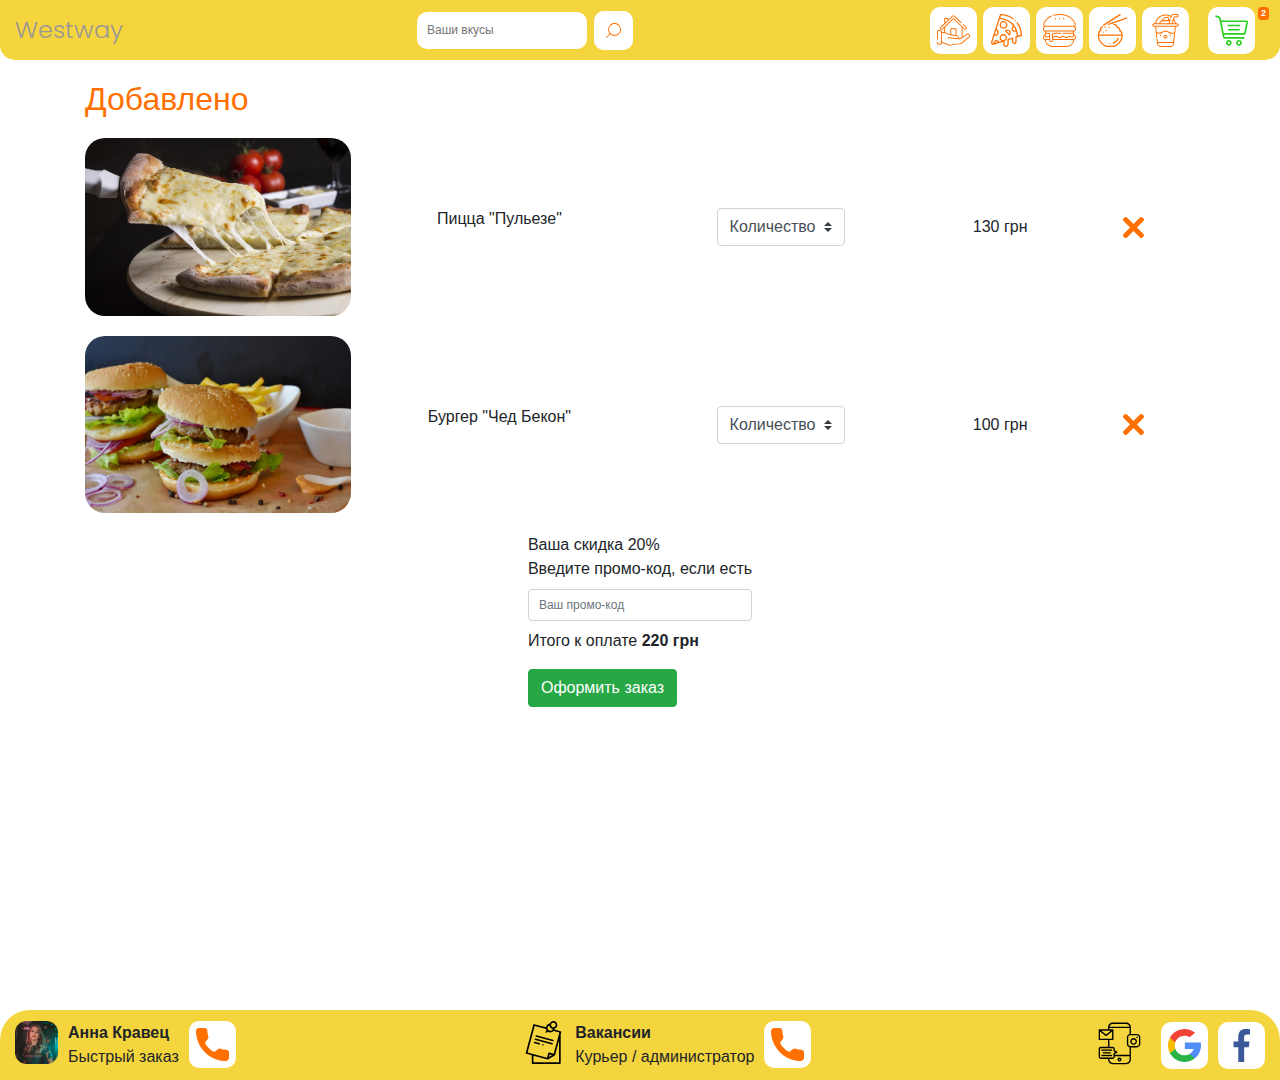
<file: shop.html>
<!DOCTYPE html>
<html lang="ru">
<head>
   <meta charset="UTF-8">
   <meta name="viewport" content="width=device-width, initial-scale=1.0">
   <meta http-equiv="X-UA-Compatible" content="ie=edge">
   <meta name="description" content="">
   <meta name="keywords" content="Westway, restaurant, delivery, fod">
   <meta name="author" content="Artem Korolev">
   <link rel="stylesheet" href="css/style.css">
   <link rel="stylesheet" href="css/shop.css">
   <link rel="stylesheet"
href="https://stackpath.bootstrapcdn.com/bootstrap/4.5.0/css/bootstrap.min.css">
<link rel="shortcut icon" href="img/pizza.ico" type="image/x-icon">
   <title>Корзина</title>
</head>
<body>
   <!-- HEADER -->
   <header class="header">
      <div class="container-fluid">
         <div class="headerBox">
            <div class="logo">
               <a href="index.html"><span>Westway</span></a>
            </div>
            <form action="/search" method="POST">
               <input type="search" id="search" placeholder="Ваши вкусы">
               <button type="submit" title="Search">
                  <svg class="pulseAnim iconSearch">
                     <use xlink:href="#searchBtn"></use>
                  </svg>
               </button>
            </form>
            <nav>
               <ul>
                  <li>
                     <a href="index.html" title="Home">
                        <svg class="iconsAnim Icon">
                           <use xlink:href="#house"></use>
                        </svg>
                     </a>
                  </li>
                  <li>
                     <a href="pizza.html" title="Pizza">
                        <svg class="iconsAnim Icon">
                           <use xlink:href="#slice"></use>
                        </svg>
                     </a>
                  </li>
                  <li>
                     <a href="burgers.html" title="Burgers">
                        <svg class="iconsAnim Icon">
                           <use xlink:href="#burger"></use>
                        </svg>
                     </a>
                  </li>
                  <li>
                     <a href="asian.html" title="Asian">
                        <svg class="iconsAnim Icon">
                           <use xlink:href="#rise"></use>
                        </svg>
                     </a>
                  </li>
                  <li>
                     <a href="cocktails.html" title="Cocktails">
                        <svg class="iconsAnim Icon">
                           <use xlink:href="#frappe"></use>
                        </svg>
                     </a>
                  </li>
                  <li>
                     <a class="active" href="shop.html" title="Cart-shop">
                        <svg class="pulseAnim Icon iconActive">
                           <use xlink:href="#shopping"></use>
                           <div class="bg-2">2</div>
                        </svg>
                     </a>
                  </li>
               </ul><!-- /ul -->
            </nav><!-- /nav -->
         </div><!-- /headerBox -->
      </div><!-- /container-->
   </header>

   <div class="wrapper">
   <!-- POPULAR -->
   <section class="favorites">
      <div class="container">
         <h2>Добавлено</h2>
         <div class="favoritesBox">
            <div class="favoritesInner">
               <div class="favoritesContent">
                  <img src="img/banner4.jpg" alt="">
               </div>
               <div class="favoritesContent">
                     <p>Пицца "Пульезе"</p>
               </div>
               <div class="favoritesContent">
                  <div class="quantity">
                     <select class="custom-select">
                          <option selected>Количество</option>
                          <option value="1">1</option>
                          <option value="2">2</option>
                          <option value="3">3</option>
                          <option value="3">4</option>
                          <option value="3">5</option>
                          <option value="3">6</option>
                          <option value="3">7</option>
                          <option value="3">8</option>
                          <option value="3">9</option>
                          <option value="3">10</option>
                     </select>
                  </div>
               </div> <!-- /favoritesContent  -->
               <div class="favoritesContent">
                  <span>130 грн</span>
                  <a href="#" title="close">
                     <svg class="pulseAnim iconAdd">
                        <use xlink:href="#closeCard"></use>
                     </svg>
                  </a>
               </div>
            </div><!-- /favoritesInner-->
            <div class="favoritesInner">
               <div class="favoritesContent">
                  <img src="img/burger4.jpg" alt="">
               </div>
               <div class="favoritesContent">
                     <p>Бургер "Чед Бекон"</p>
               </div>
               <div class="favoritesContent">
                  <div class="quantity">
                     <select class="custom-select">
                          <option selected>Количество</option>
                          <option value="1">1</option>
                          <option value="2">2</option>
                          <option value="3">3</option>
                          <option value="3">4</option>
                          <option value="3">5</option>
                          <option value="3">6</option>
                          <option value="3">7</option>
                          <option value="3">8</option>
                          <option value="3">9</option>
                          <option value="3">10</option>
                     </select>
                  </div>
               </div><!-- /favoritesContent -->
               <div class="favoritesContent">
                  <span>100 грн</span>
                  <a href="#" title="close">
                     <svg class="pulseAnim iconAdd">
                        <use xlink:href="#closeCard"></use>
                     </svg>
                  </a>
               </div>
            </div><!-- /favoritesInner-->
            <div class="sending">
               <div class="favoritesPromo">
                  <span>Ваша скидка 20%</span>
                  <div class="p">Введите промо-код, если есть</div>
                  <div class="col-sm p-0">
                     <input type="text" class="form-control my-2" id="inlineFormInputName2" placeholder="Ваш промо-код">
                  </div>
                  <p>Итого к оплате<span class="price"> 220 грн</span></p>
                  <button type="button" class="btn btn-success" data-toggle="modal" data-target="#exampleModalCenter">
                       Оформить заказ
                  </button>
               </div>
            </div>
         </div><!-- /favoritesBox-->
      </div><!-- /container-->
   </section>
</div><!-- /wrapper-->

   <!-- FOOTER -->
<footer class="footer">
   <div class="container-fluid">
      <div class="footerBox">
         <!-- footerContent -->
         <div class="footerContent">
            <img src="img/person.png" alt="">
            <div class="contentUser">
               <p>Анна Кравец</p>
               <p>Быстрый заказ</p>
            </div>
            <a href="tel:+38(888)-888-88-88">
               <svg class="pulseAnim Icon">
                  <use xlink:href="#call"></use>
               </svg>
            </a>
         </div>
         <!-- footerContent -->
         <div class="footerContent jobs">
            <img src="img/job.svg" alt="">
            <div class="contentUser">
               <p>Вакансии</p>
               <p>Курьер / администратор</p>
            </div>
            <a href="tel:+38(888)-724-88-88">
               <svg class="pulseAnim Icon">
                  <use xlink:href="#call"></use>
               </svg>
            </a>
         </div>
         <!-- footerContent -->
         <div class="footerContent footerSocial">
            <img src="img/media.svg" alt="">
            <div class="contentSocial">
               <a href="#">
                  <svg class="pulseAnim Icon">
                     <use xlink:href="#google"></use>
                  </svg>
               </a>
               <a href="#">
                  <svg class="pulseAnim Icon">
                     <use xlink:href="#facebook"></use>
                  </svg>
               </a>
            </div><!-- /contentSocial -->
         </div><!-- /footerContent -->
      </div><!-- /footerBox -->
   </div><!-- /container -->
</footer>


   <!-- MODAL Оформить заказ -->
   <div class="modal fade" id="exampleModalCenter" data-backdrop="static" tabindex="-1" role="dialog" aria-labelledby="exampleModalCenterTitle" aria-hidden="true">
  <div class="modal-dialog modal-dialog-centered" role="document">
    <div class="modal-content">
      <div class="modal-header">
        <h5 class="modal-title" id="exampleModalLongTitle">Оформление заказа</h5>
        <button type="button" class="close" data-dismiss="modal" aria-label="Close">
          <span aria-hidden="true">&times;</span>
        </button>
      </div>
      <div class="modal-body">
         <div class="formSend">
            <p>После нажатия кнопки "Заказать" в течении 2-х минут с Вами свяжется наш менеджер для уточнения адреса доставки</p>
            <form class="formDiscount">
               <div class="form-group w-100">
                   <input type="text" class="form-control" placeholder="Ваше имя" required>
              </div>
              <div class="form-group w-100">
                   <input type="text" class="form-control" placeholder="Фамилия" required>
              </div>
              <div class="form-group w-100">
                   <input type="tel" class="form-control" placeholder="Номер телефона" required>
              </div>
              <button class="btn btn-success w-100" type="submit">Заказать</button>
            </form>
         </div>

      </div>
      <div class="modal-footer">
        <a class="btn btn-warning m-auto" href="shop.html" role="button">Вернуться в корзину</a>

      </div>
    </div>
  </div>
</div>

   <!-- SPRITES -->
   <svg display="none">
      <symbol id="plus" viewBox="0 0 492 492">
         <g>
         	<path d="M465.064,207.566l0.028,0H284.436V27.25c0-14.84-12.016-27.248-26.856-27.248h-23.116
         	c-14.836,0-26.904,12.408-26.904,27.248v180.316H26.908c-14.832,0-26.908,12-26.908,26.844v23.248
         	c0,14.832,12.072,26.78,26.908,26.78h180.656v180.968c0,14.832,12.064,26.592,26.904,26.592h23.116
         	c14.84,0,26.856-11.764,26.856-26.592V284.438h180.624c14.84,0,26.936-11.952,26.936-26.78V234.41
         	C492,219.566,479.904,207.566,465.064,207.566z"/>
         </g>
      </symbol>
      <symbol id="closeCard" viewBox="0 0 365.696 365.696">
         <g>
         	<path d="m243.1875 182.859375 113.132812-113.132813c12.5-12.5 12.5-32.765624 0-45.246093l-15.082031-15.082031c-12.503906-12.503907-32.769531-12.503907-45.25 0l-113.128906 113.128906-113.132813-113.152344c-12.5-12.5-32.765624-12.5-45.246093 0l-15.105469 15.082031c-12.5 12.503907-12.5 32.769531 0 45.25l113.152344 113.152344-113.128906 113.128906c-12.503907 12.503907-12.503907 32.769531 0 45.25l15.082031 15.082031c12.5 12.5 32.765625 12.5 45.246093 0l113.132813-113.132812 113.128906 113.132812c12.503907 12.5 32.769531 12.5 45.25 0l15.082031-15.082031c12.5-12.503906 12.5-32.769531 0-45.25zm0 0"/>
         </g>
      </symbol>
      <symbol id="burger" viewBox="0 0 512 512">
         <g>
            <path d="m186.826 85.343c2.665 0 5.247-1.425 6.603-3.935l6.504-12.035c1.969-3.643.612-8.192-3.031-10.161-3.646-1.969-8.193-.61-10.161 3.031l-6.504 12.035c-1.969 3.643-.612 8.193 3.031 10.161 1.133.613 2.353.904 3.558.904z"/>
            <path d="m263.408 78.666v-13.68c0-4.141-3.357-7.498-7.498-7.498s-7.498 3.357-7.498 7.498v13.68c0 4.141 3.357 7.498 7.498 7.498s7.498-3.357 7.498-7.498z"/>
            <path d="m325.175 85.242c1.277 0 2.571-.327 3.755-1.013 3.582-2.078 4.802-6.666 2.724-10.248l-6.863-11.834c-2.078-3.582-6.666-4.801-10.248-2.724-3.582 2.078-4.802 6.666-2.724 10.248l6.863 11.834c1.391 2.397 3.907 3.737 6.493 3.737z"/>
            <path d="m512 231.606v-6.606c0-14.005-7.054-26.388-17.791-33.8 2.527-2.041 4.806-4.445 6.756-7.203 6.651-9.406 8.322-21.521 4.471-32.406-9.3-26.29-28.628-64.149-67.893-95.215-45.273-35.818-106.316-54.532-181.435-55.619-.072-.001-.145-.001-.217 0-33.951.491-65.402 4.645-93.479 12.346-3.993 1.095-6.343 5.221-5.248 9.214s5.22 6.345 9.214 5.248c26.826-7.358 56.978-11.332 89.621-11.812 162.214 2.39 217.053 89.26 235.298 140.839 2.263 6.396 1.323 13.229-2.578 18.748-3.868 5.471-9.934 8.609-16.642 8.609h-432.158c-6.733 0-12.831-3.156-16.728-8.66-3.851-5.437-4.797-12.142-2.597-18.394 13.301-37.796 43.846-89.012 113.825-118.36 3.819-1.602 5.617-5.995 4.015-9.814-1.602-3.82-5.998-5.615-9.814-4.015-34.074 14.29-62.586 34.936-84.742 61.364-16.303 19.445-28.896 41.599-37.429 65.847-3.836 10.902-2.195 22.58 4.505 32.039 1.951 2.756 4.271 5.174 6.855 7.232-10.748 7.411-17.809 19.8-17.809 33.812v6.606c0 19.799 14.089 36.368 32.767 40.211l-.15 44.776c-18.602 3.901-32.617 20.428-32.617 40.172v6.606c0 19.788 14.074 36.349 32.737 40.204-.503 7.891-.245 20.697 4.305 34.945 12.263 38.4 45.474 56.688 71.174 65.267 14.821 4.947 30.649 7.456 47.044 7.456h201.481c16.395 0 32.222-2.509 47.043-7.456 25.701-8.58 58.912-26.867 71.174-65.267 4.55-14.247 4.808-27.054 4.305-34.945 18.663-3.854 32.737-20.416 32.737-40.204v-6.606c0-19.797-14.091-36.352-32.767-40.194v-44.754c18.678-3.842 32.767-20.412 32.767-40.211zm-497.004 131.765v-6.606c0-11.394 7.361-21.081 17.57-24.611l-.015 4.419c0 10.643 5.969 20.075 15.576 24.616 9.663 4.567 20.811 3.177 29.09-3.627 3.873-3.183 8.588-6.128 16.792-6.128.863 0 1.676.035 2.469.084v37.909h-55.427c-14.367 0-26.055-11.689-26.055-26.056zm298.792-58.651h150.449v31.856c0 4.857-2.613 8.991-6.988 11.058-4.432 2.094-9.351 1.476-13.16-1.654-5.406-4.443-13.283-9.543-26.321-9.543-16.099 0-24.353 6.538-31.635 12.307-6.394 5.065-11.445 9.065-22.325 9.065-10.881 0-15.931-4-22.325-9.065-7.282-5.768-15.536-12.307-31.636-12.307s-24.714 6.824-31.636 12.307c-6.394 5.065-11.444 9.065-22.323 9.065-10.88 0-15.93-4-22.323-9.065-6.921-5.483-15.536-12.307-31.635-12.307-16.1 0-24.353 6.538-31.636 12.307-4.558 3.611-8.451 6.667-14.245 8.129v-42.219c0-5.478 4.456-9.934 9.934-9.934h112.646c4.141 0 7.498-3.357 7.498-7.498s-3.357-7.498-7.498-7.498h-112.647c-13.747 0-24.93 11.183-24.93 24.93v92.341c0 8.155-6.634 14.79-14.789 14.79s-14.789-6.635-14.789-14.79v-92.341c0-13.747-11.184-24.93-24.93-24.93h-38.781v-17.066h416.474v17.066h-150.449c-4.141 0-7.498 3.357-7.498 7.498s3.357 7.498 7.498 7.498zm-227.245 0c5.478 0 9.935 4.456 9.935 9.934v21.846c-.803-.037-1.62-.063-2.469-.063-13.034 0-20.909 5.097-26.313 9.538-3.81 3.13-8.729 3.749-13.163 1.654-4.375-2.067-6.987-6.201-6.987-11.057v-31.852zm374.13 129.238c-8.308 26.017-29.046 44.725-61.638 55.604-13.287 4.436-27.517 6.685-42.295 6.685h-201.48c-14.778 0-29.008-2.249-42.295-6.685-63.845-21.312-66.519-68.39-65.308-85.14h48.822v2.572c0 16.424 13.361 29.786 29.785 29.786s29.785-13.361 29.785-29.786v-2.572h308.256c.423 6.405.271 17.313-3.632 29.536zm36.331-77.193v6.606c0 14.367-11.689 26.056-26.056 26.056h-314.9v-17.248c10.995-1.754 17.607-6.968 23.556-11.68 6.394-5.065 11.445-9.065 22.325-9.065s15.93 4 22.323 9.065c6.922 5.483 15.536 12.307 31.635 12.307s24.353-6.538 31.635-12.307c6.394-5.065 11.444-9.065 22.324-9.065 10.881 0 15.931 4 22.325 9.065 7.282 5.768 15.536 12.307 31.636 12.307s24.354-6.538 31.636-12.307c6.394-5.065 11.444-9.065 22.324-9.065 8.207 0 12.924 2.947 16.799 6.133 8.278 6.803 19.425 8.194 29.089 3.627 9.608-4.54 15.577-13.973 15.577-24.617v-4.508c10.318 3.469 17.772 13.225 17.772 24.696zm-26.055-99.103h-429.898c-14.367 0-26.056-11.689-26.056-26.056v-6.606c0-14.367 11.689-26.056 26.056-26.056h429.897c14.367 0 26.056 11.689 26.056 26.056v6.606c0 14.367-11.688 26.056-26.055 26.056z"/></g>
            </g>
      </symbol>
      <symbol id="house" viewBox="0 0 512 512">
         <g>
            <path d="M506.552,317.933c-9.739-14.312-29.351-18.1-43.707-8.452l-65.34,43.728l-0.19-136.11l22.7,21.265
      		c4.827,4.521,11.121,7.009,17.729,7.009c0.012,0,0.026,0,0.039,0c7.134-0.01,14.022-3,18.898-8.205
      		c4.737-5.057,7.222-11.655,6.996-18.581c-0.226-6.926-3.136-13.349-8.193-18.086l-43.035-40.314
      		c-2.946-2.76-7.571-2.609-10.33,0.337c-2.759,2.946-2.608,7.57,0.337,10.33l43.035,40.314c2.208,2.068,3.478,4.872,3.577,7.895
      		c0.098,3.023-0.986,5.904-3.055,8.111c-2.16,2.306-5.09,3.578-8.252,3.582c-0.006,0-0.011,0-0.017,0
      		c-2.883,0-5.63-1.086-7.737-3.06c-0.001-0.001-0.001-0.001-0.001-0.001L259.124,67.616c-2.816-2.637-7.198-2.633-10.007,0.014
      		L78.679,228.188c-2.201,2.074-5.079,3.16-8.103,3.076c-3.024-0.09-5.831-1.353-7.905-3.556c-2.074-2.201-3.167-5.079-3.076-8.102
      		c0.09-3.024,1.353-5.831,3.554-7.905L246.326,39.143c4.342-4.091,11.154-4.101,15.507-0.021L369,139.514
      		c2.945,2.759,7.57,2.609,10.33-0.337c2.759-2.946,2.608-7.57-0.337-10.33L271.827,28.455c-9.973-9.344-25.576-9.323-35.523,0.049
      		l-58.639,55.24l-0.016-9.853c-0.004-3.106-1.218-6.024-3.417-8.216c-2.195-2.189-5.109-3.394-8.209-3.394
      		c-0.006,0-0.011,0-0.017,0l-41.947,0.059c-3.106,0.004-6.023,1.218-8.216,3.417c-2.192,2.199-3.398,5.12-3.393,8.227l0.116,71.087
      		l-59.439,55.993c-5.044,4.751-7.935,11.182-8.142,18.108c-0.207,6.926,2.296,13.518,7.047,18.56
         	c4.75,5.044,11.181,7.936,18.108,8.143c0.265,0.008,0.53,0.012,0.795,0.012c6.635,0,12.918-2.49,17.767-7.06l22.649-21.336
      		l0.09,64.291c-7.328-1.067-14.742-1.627-22.19-1.627H76.746v-4.382c0-14.711-11.969-26.68-26.68-26.68H26.68
         	C11.969,249.092,0,261.06,0,275.772V390.29c0,4.036,3.272,7.308,7.308,7.308s7.308-3.272,7.308-7.308V275.772
      		c0-6.652,5.412-12.064,12.064-12.064h23.385c6.652,0,12.064,5.412,12.064,12.064v11.69v149.796v11.575
      		c0,6.652-5.412,12.064-12.064,12.064H26.68c-6.652,0-12.064-5.412-12.064-12.064v-12.788c0-4.036-3.272-7.308-7.308-7.308
      		S0,432.009,0,436.045v12.788c0,14.711,11.969,26.68,26.68,26.68h23.385c14.711,0,26.68-11.968,26.68-26.68v-0.993l107.024,40.528
      		c0.198,0.075,0.399,0.141,0.603,0.198c4.653,1.314,9.304,1.973,13.896,1.973c2.484,0,4.951-0.193,7.393-0.579l157.281-22.672
      		c0.037-0.005,0.073-0.011,0.11-0.017c13.372-2.135,25.987-7.788,36.48-16.346c0.091-0.074,0.181-0.151,0.268-0.23l101.611-91.388
      		C513.244,348.802,515.453,331.015,506.552,317.933z M163.037,76.902l0.034,20.59l-35.912,33.83l-0.089-54.371L163.037,76.902z
         	M254.141,82.976l128.538,120.412l0.223,159.593l-20.691,13.848L340.3,375.6l-0.579-5.82
      		c-2.039-20.498-17.171-36.987-37.18-40.922l-0.132-94.945c-0.01-7.286-5.942-13.207-13.227-13.207c-0.006,0-0.011,0-0.018,0
      		l-69.654,0.098c-3.533,0.005-6.853,1.385-9.347,3.887c-2.495,2.501-3.866,5.825-3.861,9.357l0.116,82.781
      		c-13.797-3.154-26.971-8.363-39.288-15.568c-1.537-0.899-3.089-1.767-4.654-2.611c-0.61-0.329-1.23-0.638-1.845-0.959
      		c-0.952-0.497-1.902-0.997-2.864-1.474c-0.766-0.38-1.541-0.74-2.313-1.107c-0.819-0.389-1.637-0.782-2.462-1.157
      		c-0.84-0.381-1.687-0.744-2.533-1.11c-0.773-0.334-1.546-0.67-2.324-0.991c-0.87-0.359-1.745-0.704-2.621-1.047
      		c-0.777-0.304-1.555-0.606-2.336-0.898c-0.867-0.324-1.738-0.637-2.611-0.944c-0.819-0.289-1.639-0.571-2.463-0.846
      		c-0.836-0.279-1.674-0.552-2.516-0.817c-0.897-0.283-1.798-0.553-2.7-0.82c-0.775-0.228-1.549-0.456-2.328-0.672
      		c-1.017-0.283-2.039-0.548-3.062-0.81c-0.479-0.123-0.955-0.262-1.437-0.381l-0.113-80.878L254.141,82.976z M287.923,327.029
      		l-61.125-7.037l-5.759-0.663l-0.118-83.911l66.874-0.094L287.923,327.029z M491.673,348.41l-101.511,91.298
      		c-8.459,6.859-18.606,11.396-29.361,13.122l-157.213,22.662c-0.033,0.005-0.065,0.01-0.098,0.015l-0.109,0.017
      		c-4.763,0.754-9.723,0.436-14.744-0.942L76.746,432.21V294.77h12.505c10.645,0,21.218,1.229,31.514,3.616
      		c0.383,0.089,0.765,0.18,1.147,0.272c1.265,0.305,2.527,0.619,3.783,0.959c0.11,0.03,0.219,0.062,0.329,0.092
      		c1.259,0.344,2.513,0.707,3.763,1.086c0.224,0.068,0.449,0.135,0.672,0.204c1.33,0.411,2.654,0.84,3.971,1.29
      		c0.136,0.047,0.271,0.095,0.407,0.142c2.743,0.947,5.459,1.98,8.141,3.098c0.146,0.061,0.292,0.122,0.438,0.184
      		c1.337,0.562,2.666,1.143,3.986,1.747c0.035,0.016,0.071,0.033,0.106,0.05c1.276,0.586,2.543,1.194,3.802,1.819
      		c0.148,0.073,0.297,0.145,0.445,0.219c1.23,0.615,2.45,1.252,3.663,1.904c0.229,0.123,0.457,0.249,0.686,0.373
      		c1.224,0.667,2.441,1.347,3.646,2.052c17.391,10.173,36.323,16.762,56.271,19.585c0.063,0.009,0.125,0.017,0.188,0.024
      		l81.881,9.427c0.453,0.065,0.903,0.14,1.35,0.224c12.054,2.264,21.568,11.171,24.751,22.77c0.472,1.718,0.804,3.496,0.986,5.319
      		l0.325,3.27l-153.46-13.445c-4.018-0.351-7.566,2.622-7.918,6.642c-0.353,4.021,2.622,7.566,6.642,7.918l162.242,14.215
      		c0.039,0.003,0.077,0.002,0.115,0.005c0.038,0.003,0.075,0.009,0.114,0.012l30.597,1.717c0.137,0.008,0.273,0.011,0.409,0.011
      		c0.145,0,0.288-0.023,0.432-0.032c0.163-0.01,0.326-0.016,0.488-0.036c0.218-0.028,0.431-0.075,0.645-0.122
      		c0.153-0.034,0.307-0.059,0.457-0.103c0.234-0.067,0.459-0.158,0.686-0.249c0.122-0.049,0.248-0.086,0.368-0.142
      		c0.341-0.158,0.673-0.34,0.989-0.552l25.972-17.381c0.001-0.001,0.002-0.002,0.003-0.003l76.702-51.332
      		c7.717-5.187,18.251-3.152,23.482,4.536C499.249,333.181,498.062,342.736,491.673,348.41z"/>
            </g>
         </symbol>
         <symbol id="slice" viewBox="0 0 512.003 512.003">
            <g>
            <path d="m386.279 111.831c3.536 2.353 8.259 2.19 11.636-.38 3.181-2.421 4.598-6.666 3.568-10.517-1.104-4.129-4.846-7.163-9.113-7.394-4.247-.23-8.267 2.354-9.831 6.303-1.705 4.303-.151 9.438 3.74 11.988z"/><path d="m429.848 131.761c-3.338-4.399-9.609-5.264-14.011-1.923-4.399 3.337-5.261 9.61-1.923 14.011 39.529 52.112 61.093 113.87 62.589 179.033l-38.835 12.324c-4.112-29.492-10.702-56.996-19.635-81.911-.001-.002-.001-.004-.002-.006-9.099-25.404-20.867-48.756-34.98-69.41-.005-.007-.009-.013-.013-.02-47.371-69.326-122.763-111.476-224.21-125.394l12.371-38.384c65.514 1.462 127.636 22.738 180.094 61.755 1.793 1.333 3.885 1.977 5.96 1.977 3.054 0 6.069-1.395 8.032-4.033 3.296-4.432 2.375-10.695-2.057-13.992-57.864-43.039-126.778-65.788-199.286-65.788-4.341 0-8.187 2.801-9.518 6.933l-76.8 238.298-26.516 82.265c-.017.053-.033.107-.049.16l-33.998 105.49c-3.909 12.145-.734 25.316 8.286 34.375 9.111 9.149 22.434 12.405 34.772 8.488l146.18-46.393v40.064c0 22.72 18.271 41.698    40.729 42.307.395.011.79.017 1.184.017 11.026 0 21.391-4.196 29.295-11.89 8.12-7.903 12.593-18.477 12.593-29.773v-67.322l52.53-16.672v45.353c0 19.426 15.898 35.229 35.44 35.229 9.441 0 18.327-3.653 25.028-10.296 6.707-6.665 10.401-15.52 10.401-24.934v-67.844l76.112-24.152c4.154-1.317 6.976-5.174 6.976-9.531 0-72.242-23.078-140.852-66.739-198.411zm-59.205 69.603c10.08 15.716 18.775 33.018 25.935 51.604-4.179 2.257-8.886 3.461-13.719 3.461-15.925 0-28.88-12.955-28.88-28.88 0-11.349 6.72-21.517 16.664-26.185zm-267.268 110.596c-8.033 7.971-18.872 11.879-29.819 11.092l22.67-70.34c2.583 1.567 4.985 3.441 7.141 5.58 7.232 7.176 11.214 16.709 11.214 26.843-.001 10.128-3.98 19.655-11.206 26.825zm-32.745 139.726c.143-15.604 12.881-28.257 28.519-28.257 9.317 0 17.881 4.594 23.145 11.862zm162.174-56.755c-14.619 14.509-38.406 14.508-53.025 0-7.058-7.003-10.943-16.308-10.943-26.2 0-9.894 3.886-19.198 10.943-26.202 7.31-7.254 16.911-10.881 26.513-10.881s19.203 3.627 26.513 10.881c7.057 7.003 10.943 16.309 10.943 26.202-.001 9.892-3.887 19.198-10.944 26.2zm167.669-47.922c-4.153 1.319-6.974 5.175-6.974 9.531v75.16c0 4.047-1.598 7.863-4.49 10.738-2.922 2.896-6.807 4.491-10.939 4.491-8.514 0-15.44-6.832-15.44-15.229v-59.02c0-3.189-1.522-6.186-4.095-8.07-2.573-1.883-5.891-2.426-8.931-1.461l-72.53 23.021c-4.153 1.318-6.975 5.174-6.975 9.531v74.64c0 5.852-2.323 11.335-6.542 15.44-4.284 4.17-9.936 6.391-15.987 6.214-11.729-.318-21.271-10.328-21.271-22.315v-47.439c7.517-2.76 14.565-7.131 20.593-13.113 0 0 0 0 0-.001 10.869-10.786 16.855-25.133 16.855-40.397 0-15.265-5.986-29.611-16.855-40.397-22.387-22.217-58.813-22.218-81.201-.001-10.87 10.786-16.855 25.134-16.855 40.398s5.985 29.611 16.855 40.397c3.493 3.466 7.328 6.392 11.397 8.777l-35.156 11.158c-8.322-15.477-24.719-25.631-42.783-25.631-26.754 0-48.52 21.767-48.52 48.521 0 1.892.109 3.772.325 5.636-4.218.404-8.335-1.063-11.435-4.177-3.771-3.788-5.05-9.072-3.421-14.133l31.203-96.817c3.019.471 6.045.705 9.057.705 15.168 0 29.926-5.913 41.105-17.007 11.038-10.954 17.117-25.523 17.117-41.022 0-15.505-6.082-30.08-17.126-41.039-4.396-4.363-9.472-7.999-14.983-10.763l50.123-155.522c92.169 11.962 161.537 47.925 206.497 107.028-15.118 8.474-25.113 24.716-25.113 42.711 0 26.952 21.928 48.88 48.88 48.88 7.099 0 14.037-1.537 20.373-4.442 6.763 21.378 11.821 44.622 15.087 69.354z"/><path d="m269.769 169.329c0-16.081-6.307-31.195-17.758-42.56-23.588-23.406-61.969-23.406-85.557 0-11.451 11.364-17.758 26.478-17.758 42.56 0 16.081 6.307 31.195 17.758 42.56 11.794 11.703 27.286 17.555 42.778 17.555s30.984-5.852 42.778-17.555c11.452-11.365 17.759-26.479 17.759-42.56zm-31.846 28.362c-15.82 15.699-41.561 15.699-57.381 0-7.64-7.58-11.846-17.652-11.846-28.362s4.206-20.782 11.846-28.362c7.91-7.85 18.3-11.774 28.69-11.774 10.391 0 20.78 3.925 28.69 11.774 7.64 7.58 11.846 17.652 11.846 28.362.001 10.71-4.205 20.782-11.845 28.362z"/><path d="m308.857 255.15c-20.34-21.006-54.085-21.444-75.224-.978-1.905 1.846-3 4.372-3.043 7.023-.042 2.651.97 5.212 2.815 7.117l59.864 61.824c1.961 2.026 4.571 3.044 7.185 3.044 2.505 0 5.014-.936 6.955-2.815 21.138-20.467 21.788-54.208 1.448-75.215zm-9.23 52.803-43.844-45.279c12.65-6.379 28.436-4.217 38.705 6.389 10.271 10.606 11.922 26.453 5.139 38.89z"/>
            </g>
         </symbol>
         <symbol id="shopping" viewBox="0 0 511.999 511.999">
            <g>
            	<g>
            		<path d="M214.685,402.828c-24.829,0-45.029,20.2-45.029,45.029c0,24.829,20.2,45.029,45.029,45.029s45.029-20.2,45.029-45.029
            			C259.713,423.028,239.513,402.828,214.685,402.828z M214.685,467.742c-10.966,0-19.887-8.922-19.887-19.887
            			c0-10.966,8.922-19.887,19.887-19.887s19.887,8.922,19.887,19.887C234.572,458.822,225.65,467.742,214.685,467.742z"/>
            	</g>
            </g>
            <g>
            	<g>
            		<path d="M372.63,402.828c-24.829,0-45.029,20.2-45.029,45.029c0,24.829,20.2,45.029,45.029,45.029s45.029-20.2,45.029-45.029
            			C417.658,423.028,397.458,402.828,372.63,402.828z M372.63,467.742c-10.966,0-19.887-8.922-19.887-19.887
            			c0-10.966,8.922-19.887,19.887-19.887c10.966,0,19.887,8.922,19.887,19.887C392.517,458.822,383.595,467.742,372.63,467.742z"/>
            	</g>
            </g>
            <g>
            	<g>
            		<path d="M383.716,165.755H203.567c-6.943,0-12.571,5.628-12.571,12.571c0,6.943,5.629,12.571,12.571,12.571h180.149
            			c6.943,0,12.571-5.628,12.571-12.571C396.287,171.382,390.659,165.755,383.716,165.755z"/>
            	</g>
            </g>
            <g>
            	<g>
            		<path d="M373.911,231.035H213.373c-6.943,0-12.571,5.628-12.571,12.571s5.628,12.571,12.571,12.571h160.537
            			c6.943,0,12.571-5.628,12.571-12.571C386.481,236.664,380.853,231.035,373.911,231.035z"/>
            	</g>
            </g>
            <g>
            	<g>
            		<path d="M506.341,109.744c-4.794-5.884-11.898-9.258-19.489-9.258H95.278L87.37,62.097c-1.651-8.008-7.113-14.732-14.614-17.989
            			l-55.177-23.95c-6.37-2.767-13.773,0.156-16.536,6.524c-2.766,6.37,0.157,13.774,6.524,16.537L62.745,67.17l60.826,295.261
            			c2.396,11.628,12.752,20.068,24.625,20.068h301.166c6.943,0,12.571-5.628,12.571-12.571c0-6.943-5.628-12.571-12.571-12.571
            			H148.197l-7.399-35.916H451.69c11.872,0,22.229-8.44,24.624-20.068l35.163-170.675
            			C513.008,123.266,511.136,115.627,506.341,109.744z M451.69,296.301H135.619l-35.161-170.674l386.393,0.001L451.69,296.301z"/>
            	</g>
            </g>
         </symbol>
         <symbol id="frappe" viewBox="0 0 512 512">
            <g>
               <path d="m188.817 339.291v-11.821c0-4.142-3.357-7.5-7.5-7.5s-7.5 3.358-7.5 7.5v11.821c0 4.142 3.357 7.5 7.5 7.5s7.5-3.358 7.5-7.5z"/>
               <path d="m285.779 349.102c0-23.28-21.612-23.28-30.841-23.28s-30.842 0-30.842 23.28c0 18.538 13.836 33.619 30.842 33.619s30.841-15.082 30.841-33.619zm-46.682 0c0-5.742.641-8.28 15.842-8.28 15.2 0 15.841 2.539 15.841 8.28 0 10.266-7.106 18.619-15.841 18.619-8.736-.001-15.842-8.353-15.842-18.619z"/>
               <path d="m336.06 339.291v-11.821c0-4.142-3.357-7.5-7.5-7.5s-7.5 3.358-7.5 7.5v11.821c0 4.142 3.357 7.5 7.5 7.5s7.5-3.358 7.5-7.5z"/>
               <path d="m433.324 142.456h-17.33c-3.979-23.495-13.21-46.005-26.881-65.594l7.298-22.456h36.913c14.999 0 27.202-12.203 27.202-27.203s-12.203-27.203-27.202-27.203h-50.184c-19.66 0-37.031 12.119-43.892 30.374-25.113-15.049-53.696-22.985-83.248-22.985-39.581 0-77.704 14.411-107.346 40.578-27.935 24.659-46.478 58.035-52.641 94.489h-17.337c-14.999 0-27.202 12.203-27.202 27.203s12.203 27.203 27.202 27.203h16.853l17.969 167.295c.413 3.847 3.665 6.7 7.448 6.7.268 0 .538-.014.81-.043 4.118-.442 7.099-4.14 6.656-8.258l-6.949-64.693c9.214 4.11 20.865 7.364 37.497 7.364 26.705 0 40.735-8.418 53.114-15.846 11.749-7.049 22.847-13.708 45.397-13.708 22.552 0 33.649 6.659 45.399 13.708 12.379 7.427 26.41 15.846 53.117 15.846 14.837 0 25.622-2.544 34.408-6.06l-14.528 135.252h-239.736l-4.559-42.444c-.442-4.118-4.138-7.1-8.258-6.656-4.118.442-7.099 4.14-6.656 8.258l7.399 68.892c3.033 28.239 26.738 49.534 55.14 49.534h153.605c28.401 0 52.106-21.295 55.14-49.534l28.529-265.605h16.853c14.999 0 27.202-12.203 27.202-27.203s-12.203-27.205-27.202-27.205zm-32.58 0h-32.948l15.326-47.158c8.53 14.577 14.513 30.575 17.622 47.158zm-144.744-120.067c27.961 0 54.97 7.809 78.439 22.614l-3.247 9.99c-1.28 3.939.875 8.17 4.814 9.451 3.94 1.281 8.171-.875 9.451-4.815l7.34-22.584c4.286-13.186 16.48-22.045 30.344-22.045h50.184c6.729 0 12.202 5.474 12.202 12.203s-5.474 12.203-12.202 12.203h-42.361c-3.249 0-6.129 2.092-7.133 5.182l-31.806 97.868h-33.484l17.784-54.719c1.28-3.939-.875-8.171-4.814-9.451-3.94-1.281-8.17.875-9.451 4.814l-3.388 10.425c-2.653-.713-5.365-1.194-8.108-1.442 2.103-6.717 3.188-13.707 3.188-20.899 0-7.663-3.225-15.044-8.848-20.251s-13.227-7.854-20.869-7.268l-21.097 1.623c-15.849 1.219-30.956 7.874-42.539 18.737-10.282 9.644-17.434 22.263-20.476 35.932-22.044 2.72-39.366 20.614-41.618 42.499h-47.06c12.884-68.971 73.786-120.067 144.755-120.067zm38.416 70.246-78.666 6.051c6.589-21.31 25.441-36.681 48.338-38.443l21.097-1.623c3.54-.276 6.922.906 9.527 3.318 2.604 2.412 4.039 5.695 4.039 9.245-.001 7.476-1.459 14.677-4.335 21.452zm-91.174 22.058 100.5-7.731c3.464-.269 6.943.02 10.289.836l-11.264 34.658h-129.35c2.236-14.787 14.532-26.587 29.825-27.763zm129.561 382.307h-153.606c-20.72 0-38.013-15.535-40.226-36.136l-1.229-11.447h236.516l-1.229 11.446c-2.214 20.602-19.507 36.137-40.226 36.137zm59.463-215.241c-9.737 5.133-20.041 8.467-36.278 8.467-22.552 0-33.65-6.659-45.4-13.708-12.379-7.427-26.41-15.846-53.116-15.846-26.705 0-40.735 8.418-53.114 15.846-11.749 7.049-22.847 13.708-45.397 13.708-19.228 0-29.819-4.715-39.41-10.182l-8.935-83.183h290.77zm41.058-99.898h-354.648c-6.729 0-12.202-5.474-12.202-12.203s5.474-12.203 12.202-12.203h354.648c6.729 0 12.202 5.474 12.202 12.203s-5.473 12.203-12.202 12.203z"/>
            </g>
         </symbol>
         <symbol id="rise" viewBox="0 0 512 512">
            <g>
            	<g>
            		<path d="M222.107,451.894l-0.29,0.002c-5.526,0.022-9.987,4.52-9.966,10.047c0.021,5.513,4.498,9.966,10.005,9.966
            			c0.014,0,0.027,0,0.041,0l0.448-0.003c5.526-0.066,9.952-4.599,9.886-10.126C232.166,456.254,227.666,451.823,222.107,451.894z"/>
            	</g>
            </g>
            <g>
            	<g>
            		<path d="M349.408,368.219c-5.129-2.052-10.954,0.439-13.008,5.571c-12.874,32.156-38.816,57.671-71.172,70.003
            			c-5.164,1.968-7.755,7.75-5.787,12.914c1.521,3.991,5.32,6.445,9.352,6.445c1.185,0,2.39-0.212,3.562-0.659
            			c37.562-14.317,67.678-43.938,82.623-81.266C357.032,376.097,354.538,370.272,349.408,368.219z"/>
            	</g>
            </g>
            <g>
            	<g>
            		<path d="M415.1,313.763c0.001-23.047-13.081-43.687-33.291-53.679c0.095-1.374,0.143-2.75,0.143-4.124
            			c0-27.97-19.137-51.754-45.628-58.195c-2.62-11.887-8.819-22.73-17.9-31.103c-11.086-10.225-25.503-15.855-40.592-15.855
            			c-5.526,0-10.007,4.48-10.007,10.006s4.481,10.006,10.007,10.006c20.514,0,37.968,15.99,39.735,36.405
            			c0.412,4.759,4.131,8.564,8.879,9.084c20.234,2.218,35.493,19.263,35.493,39.651c0,2.79-0.296,5.595-0.879,8.338
            			c-1.062,4.991,1.804,9.982,6.649,11.582c16.376,5.409,27.378,20.634,27.378,37.884c0,1.286-0.063,2.571-0.187,3.849H52.914
            			c-1.165-3.776-1.753-7.709-1.753-11.748c0-16.644,10.488-31.693,26.098-37.447c2.707-0.999,4.851-3.115,5.883-5.809
            			c1.032-2.694,0.852-5.702-0.495-8.253c-2.349-4.446-3.538-9.261-3.538-14.311c0-15.138,10.825-27.886,25.742-30.312
            			c5.455-0.887,9.157-6.028,8.27-11.483c-0.887-5.455-6.022-9.159-11.483-8.27c-24.65,4.009-42.542,25.064-42.542,50.065
            			c0,4.724,0.667,9.433,1.962,13.961c-18.223,10.584-29.909,30.334-29.909,51.86c0,4.34,0.468,8.596,1.37,12.748
            			c-3.35,1.617-5.668,5.036-5.668,9.006c0,83.213,52.905,157.096,131.648,183.847c1.037,0.352,2.124,0.532,3.219,0.532h118.516
            			c1.095,0,2.182-0.18,3.219-0.532C362.195,484.715,415.1,410.832,415.1,327.619c0-1.416-0.298-2.762-0.829-3.983
            			C414.818,320.375,415.1,317.074,415.1,313.763z M278.557,491.987H163.394c-66.61-23.325-112.253-84.4-116.246-154.36h347.655
            			C390.81,407.588,345.167,468.663,278.557,491.987z"/>
            	</g>
            </g>
            <g>
            	<g>
            		<path d="M147.327,195.725c-1.86-1.861-4.433-2.932-7.074-2.932c-2.632,0-5.213,1.071-7.075,2.932s-2.932,4.443-2.932,7.075
            			s1.07,5.213,2.932,7.075c1.862,1.861,4.443,2.932,7.075,2.932s5.213-1.071,7.074-2.932c1.871-1.861,2.933-4.443,2.933-7.075
            			S149.198,197.586,147.327,195.725z"/>
            	</g>
            </g>
            <g>
            	<g>
            		<path d="M210.037,201.058c-1.86-1.861-4.442-2.932-7.074-2.932s-5.213,1.071-7.075,2.932s-2.932,4.443-2.932,7.075
            			c0,2.642,1.07,5.213,2.932,7.075c1.861,1.871,4.443,2.932,7.075,2.932s5.213-1.061,7.074-2.932
            			c1.861-1.861,2.933-4.443,2.933-7.075S211.9,202.92,210.037,201.058z"/>
            	</g>
            </g>
            <g>
            	<g>
            		<path d="M168,248.759c-1.86-1.861-4.442-2.932-7.085-2.932c-2.631,0-5.213,1.071-7.074,2.932
            			c-1.861,1.861-2.922,4.443-2.922,7.075c0,2.632,1.061,5.213,2.922,7.075c1.86,1.861,4.442,2.932,7.074,2.932
            			c2.643,0,5.224-1.071,7.085-2.932c1.861-1.861,2.933-4.443,2.933-7.075C170.933,253.202,169.862,250.62,168,248.759z"/>
            	</g>
            </g>
            <g>
            	<g>
            		<path d="M125.983,273.776c-1.86-1.861-4.442-2.932-7.074-2.932s-5.213,1.071-7.075,2.932s-2.932,4.443-2.932,7.075
            			s1.07,5.213,2.932,7.075c1.862,1.861,4.443,2.932,7.075,2.932s5.213-1.071,7.074-2.932c1.861-1.861,2.933-4.443,2.933-7.075
            			S127.845,275.637,125.983,273.776z"/>
            	</g>
            </g>
            <g>
            	<g>
            		<path d="M382.35,4.647c-2.96-4.666-9.145-6.05-13.81-3.088L112.639,163.933c-4.666,2.961-6.049,9.144-3.088,13.811
            			c1.906,3.003,5.146,4.646,8.459,4.646c1.833,0,3.689-0.503,5.351-1.559l255.9-162.373C383.928,15.497,385.311,9.314,382.35,4.647z
            			"/>
            	</g>
            </g>
            <g>
            	<g>
            		<path d="M484.605,60.461c-1.794-5.227-7.487-8.01-12.712-6.216l-284.098,97.512c-5.227,1.794-8.01,7.486-6.216,12.713
            			c1.425,4.151,5.307,6.76,9.463,6.76c1.078,0,2.173-0.175,3.249-0.544l284.098-97.512C483.616,71.38,486.399,65.688,484.605,60.461
            			z"/>
            	</g>
            </g>
         </symbol>
         <symbol id="searchBtn" viewBox="0 0 512 512">
            <g>
            	<path d="M447.615,64.386C406.095,22.866,350.892,0,292.175,0s-113.92,22.866-155.439,64.386
            		C95.217,105.905,72.35,161.108,72.35,219.824c0,53.683,19.124,104.421,54.132,144.458L4.399,486.366
            		c-5.864,5.864-5.864,15.371,0,21.236C7.331,510.533,11.174,512,15.016,512s7.686-1.466,10.617-4.399l122.084-122.083
            		c40.037,35.007,90.775,54.132,144.458,54.132c58.718,0,113.919-22.866,155.439-64.386c41.519-41.519,64.385-96.722,64.385-155.439
            		S489.134,105.905,447.615,64.386z M426.379,354.029c-74.001,74-194.406,74-268.407,0c-74-74-74-194.407,0-268.407
            		c37.004-37.004,85.596-55.5,134.204-55.5c48.596,0,97.208,18.505,134.204,55.5C500.378,159.621,500.378,280.028,426.379,354.029z"/>
            </g>
         </symbol>
         <symbol id="call" viewBox="0 0 384 384">
            <g>
         		<path d="M353.188,252.052c-23.51,0-46.594-3.677-68.469-10.906c-10.719-3.656-23.896-0.302-30.438,6.417l-43.177,32.594
         			c-50.073-26.729-80.917-57.563-107.281-107.26l31.635-42.052c8.219-8.208,11.167-20.198,7.635-31.448
         			c-7.26-21.99-10.948-45.063-10.948-68.583C132.146,13.823,118.323,0,101.333,0H30.813C13.823,0,0,13.823,0,30.813
         			C0,225.563,158.438,384,353.188,384c16.99,0,30.813-13.823,30.813-30.813v-70.323C384,265.875,370.177,252.052,353.188,252.052z"/>
         	</g>
         </symbol>
         <symbol id="google" viewBox="0 0 512 512">
            <g>
               <path style="fill:#FBBB00;" d="M113.47,309.408L95.648,375.94l-65.139,1.378C11.042,341.211,0,299.9,0,256
               	c0-42.451,10.324-82.483,28.624-117.732h0.014l57.992,10.632l25.404,57.644c-5.317,15.501-8.215,32.141-8.215,49.456
               	C103.821,274.792,107.225,292.797,113.47,309.408z"/>
               <path style="fill:#518EF8;" d="M507.527,208.176C510.467,223.662,512,239.655,512,256c0,18.328-1.927,36.206-5.598,53.451
               	c-12.462,58.683-45.025,109.925-90.134,146.187l-0.014-0.014l-73.044-3.727l-10.338-64.535
               	c29.932-17.554,53.324-45.025,65.646-77.911h-136.89V208.176h138.887L507.527,208.176L507.527,208.176z"/>
               <path style="fill:#28B446;" d="M416.253,455.624l0.014,0.014C372.396,490.901,316.666,512,256,512
               	c-97.491,0-182.252-54.491-225.491-134.681l82.961-67.91c21.619,57.698,77.278,98.771,142.53,98.771
               	c28.047,0,54.323-7.582,76.87-20.818L416.253,455.624z"/>
               <path style="fill:#F14336;" d="M419.404,58.936l-82.933,67.896c-23.335-14.586-50.919-23.012-80.471-23.012
               	c-66.729,0-123.429,42.957-143.965,102.724l-83.397-68.276h-0.014C71.23,56.123,157.06,0,256,0
               	C318.115,0,375.068,22.126,419.404,58.936z"/>
         	</g>
         </symbol>
         <symbol id="facebook" viewBox="0 0 24 24">
            <g>
         		<path d="m15.997 3.985h2.191v-3.816c-.378-.052-1.678-.169-3.192-.169-6.932 0-5.046 7.85-5.322 9h-3.487v4.266h3.486v10.734h4.274v-10.733h3.345l.531-4.266h-3.877c.188-2.824-.761-5.016 2.051-5.016z" fill="#3b5999"/>
         	</g>
         </symbol>
         <symbol id="burger" viewBox="0 0 512 512">
            <g>
               <path d="m186.826 85.343c2.665 0 5.247-1.425 6.603-3.935l6.504-12.035c1.969-3.643.612-8.192-3.031-10.161-3.646-1.969-8.193-.61-10.161 3.031l-6.504 12.035c-1.969 3.643-.612 8.193 3.031 10.161 1.133.613 2.353.904 3.558.904z"/>
               <path d="m263.408 78.666v-13.68c0-4.141-3.357-7.498-7.498-7.498s-7.498 3.357-7.498 7.498v13.68c0 4.141 3.357 7.498 7.498 7.498s7.498-3.357 7.498-7.498z"/>
               <path d="m325.175 85.242c1.277 0 2.571-.327 3.755-1.013 3.582-2.078 4.802-6.666 2.724-10.248l-6.863-11.834c-2.078-3.582-6.666-4.801-10.248-2.724-3.582 2.078-4.802 6.666-2.724 10.248l6.863 11.834c1.391 2.397 3.907 3.737 6.493 3.737z"/>
               <path d="m512 231.606v-6.606c0-14.005-7.054-26.388-17.791-33.8 2.527-2.041 4.806-4.445 6.756-7.203 6.651-9.406 8.322-21.521 4.471-32.406-9.3-26.29-28.628-64.149-67.893-95.215-45.273-35.818-106.316-54.532-181.435-55.619-.072-.001-.145-.001-.217 0-33.951.491-65.402 4.645-93.479 12.346-3.993 1.095-6.343 5.221-5.248 9.214s5.22 6.345 9.214 5.248c26.826-7.358 56.978-11.332 89.621-11.812 162.214 2.39 217.053 89.26 235.298 140.839 2.263 6.396 1.323 13.229-2.578 18.748-3.868 5.471-9.934 8.609-16.642 8.609h-432.158c-6.733 0-12.831-3.156-16.728-8.66-3.851-5.437-4.797-12.142-2.597-18.394 13.301-37.796 43.846-89.012 113.825-118.36 3.819-1.602 5.617-5.995 4.015-9.814-1.602-3.82-5.998-5.615-9.814-4.015-34.074 14.29-62.586 34.936-84.742 61.364-16.303 19.445-28.896 41.599-37.429 65.847-3.836 10.902-2.195 22.58 4.505 32.039 1.951 2.756 4.271 5.174 6.855 7.232-10.748 7.411-17.809 19.8-17.809 33.812v6.606c0 19.799 14.089 36.368 32.767 40.211l-.15 44.776c-18.602 3.901-32.617 20.428-32.617 40.172v6.606c0 19.788 14.074 36.349 32.737 40.204-.503 7.891-.245 20.697 4.305 34.945 12.263 38.4 45.474 56.688 71.174 65.267 14.821 4.947 30.649 7.456 47.044 7.456h201.481c16.395 0 32.222-2.509 47.043-7.456 25.701-8.58 58.912-26.867 71.174-65.267 4.55-14.247 4.808-27.054 4.305-34.945 18.663-3.854 32.737-20.416 32.737-40.204v-6.606c0-19.797-14.091-36.352-32.767-40.194v-44.754c18.678-3.842 32.767-20.412 32.767-40.211zm-497.004 131.765v-6.606c0-11.394 7.361-21.081 17.57-24.611l-.015 4.419c0 10.643 5.969 20.075 15.576 24.616 9.663 4.567 20.811 3.177 29.09-3.627 3.873-3.183 8.588-6.128 16.792-6.128.863 0 1.676.035 2.469.084v37.909h-55.427c-14.367 0-26.055-11.689-26.055-26.056zm298.792-58.651h150.449v31.856c0 4.857-2.613 8.991-6.988 11.058-4.432 2.094-9.351 1.476-13.16-1.654-5.406-4.443-13.283-9.543-26.321-9.543-16.099 0-24.353 6.538-31.635 12.307-6.394 5.065-11.445 9.065-22.325 9.065-10.881 0-15.931-4-22.325-9.065-7.282-5.768-15.536-12.307-31.636-12.307s-24.714 6.824-31.636 12.307c-6.394 5.065-11.444 9.065-22.323 9.065-10.88 0-15.93-4-22.323-9.065-6.921-5.483-15.536-12.307-31.635-12.307-16.1 0-24.353 6.538-31.636 12.307-4.558 3.611-8.451 6.667-14.245 8.129v-42.219c0-5.478 4.456-9.934 9.934-9.934h112.646c4.141 0 7.498-3.357 7.498-7.498s-3.357-7.498-7.498-7.498h-112.647c-13.747 0-24.93 11.183-24.93 24.93v92.341c0 8.155-6.634 14.79-14.789 14.79s-14.789-6.635-14.789-14.79v-92.341c0-13.747-11.184-24.93-24.93-24.93h-38.781v-17.066h416.474v17.066h-150.449c-4.141 0-7.498 3.357-7.498 7.498s3.357 7.498 7.498 7.498zm-227.245 0c5.478 0 9.935 4.456 9.935 9.934v21.846c-.803-.037-1.62-.063-2.469-.063-13.034 0-20.909 5.097-26.313 9.538-3.81 3.13-8.729 3.749-13.163 1.654-4.375-2.067-6.987-6.201-6.987-11.057v-31.852zm374.13 129.238c-8.308 26.017-29.046 44.725-61.638 55.604-13.287 4.436-27.517 6.685-42.295 6.685h-201.48c-14.778 0-29.008-2.249-42.295-6.685-63.845-21.312-66.519-68.39-65.308-85.14h48.822v2.572c0 16.424 13.361 29.786 29.785 29.786s29.785-13.361 29.785-29.786v-2.572h308.256c.423 6.405.271 17.313-3.632 29.536zm36.331-77.193v6.606c0 14.367-11.689 26.056-26.056 26.056h-314.9v-17.248c10.995-1.754 17.607-6.968 23.556-11.68 6.394-5.065 11.445-9.065 22.325-9.065s15.93 4 22.323 9.065c6.922 5.483 15.536 12.307 31.635 12.307s24.353-6.538 31.635-12.307c6.394-5.065 11.444-9.065 22.324-9.065 10.881 0 15.931 4 22.325 9.065 7.282 5.768 15.536 12.307 31.636 12.307s24.354-6.538 31.636-12.307c6.394-5.065 11.444-9.065 22.324-9.065 8.207 0 12.924 2.947 16.799 6.133 8.278 6.803 19.425 8.194 29.089 3.627 9.608-4.54 15.577-13.973 15.577-24.617v-4.508c10.318 3.469 17.772 13.225 17.772 24.696zm-26.055-99.103h-429.898c-14.367 0-26.056-11.689-26.056-26.056v-6.606c0-14.367 11.689-26.056 26.056-26.056h429.897c14.367 0 26.056 11.689 26.056 26.056v6.606c0 14.367-11.688 26.056-26.055 26.056z"/></g>
            </g>
         </symbol>
      </svg>

   <script src="https://code.jquery.com/jquery-3.5.1.slim.min.js">
   </script>

   <script src="https://cdn.jsdelivr.net/npm/popper.js@1.16.0/dist/umd/popper.min.js">
   </script>

   <script src="https://stackpath.bootstrapcdn.com/bootstrap/4.5.0/js/bootstrap.min.js">
   </script>

</body>
</html>
</file>
<file: css/style.css>
@import url('https://fonts.googleapis.com/css2?family=Poppins:wght@100;300;400;500;600&display=swap');
/* Fonts
   1. font-family: 'Poppins', sans-serif;
*/
html, body {
   height: 100%;
}
*,*::before, *::after {
   box-sizing: border-box;
}
* {
   margin: 0;
   padding: 0;
}
.wrapper {
   min-height: 100%;
}
body {
   font-family: 'Poppins', sans-serif;
   background-color: #F6F6F6;
   margin: 0;
   padding: 0;
}
nav ul {
   display: flex;
   list-style: none;
   margin: 0;
}
nav li {
   margin: 0 3px;
}
nav li:last-child {
   position: relative;
   margin-left: 16px;
   margin-right: 10px;
}
a {text-decoration: none;}
.bg-2 {
   position: absolute;
   top: 0;
   right: -14px;
   padding: 0 3px;
   border-radius: 30%;
   background-color: #FF7000;
   font-size: 9px;
   color: #fff;
   font-weight: 700;
   border-radius: 30%;
}
nav a {
   display: block;
   border-radius: 30%;
   text-decoration: none;
   color: #969696;
}
h1 {
   font-size: 30px;
   color: #fff;
   font-weight: 700;
}
h2 {
   font-size: 30px;
   color: #FF7000;
}

/* HEADER */
.header {
   width: 100%;
   min-height: 60px;
   background-color: #f5d53e;
   border-radius: 0 0 15px 15px;
   position: fixed;
   top: 0;
   left: 0;
   z-index: 5;
}
.headerBox {
   min-height: 60px;
   display: flex;
   justify-content: space-between;
   align-items: center;
}
.logo {
   display: inline-flex;
}
.logo a:hover {
   text-decoration: none;
}
.logo span {
   font-family: 'Poppins', sans-serif;
   font-size: 1.5em;
   font-weight: 300;
   color: #999696;
}
.iconSearch {
   display: block;
   width: 39px;
   height: 39px;
   background-color: #fff;
   padding: 12px;
   fill: #FF7000;
   border-radius: 10px;
}
.Icon {
   display: block;
   width: 47px;
   height: 47px;
   background-color: #fff;
   padding: 7px;
   fill: #FF7000;
   border-radius: 10px;
}
.iconActive {
   fill: #26d01d;
}

/* INTRO */
.intro {
   margin-top: 80px;
   width: 100%;
   min-height: 60vh;
}
.introBox {
   margin-bottom: 5px;
   width: 100%;
   min-height: 60vh;
   display: flex;
   justify-content: space-between;
}
.introContent {
   position: relative;
   padding: 20px;
   display: flex;
   flex-direction: column;
   align-content: center;
   width: 30%;
   height: auto;
   background-color: #f02929;
   border-radius: 20px 0 0 20px;
   box-shadow: 0px -5px 5px -3px rgba(34, 60, 80, 0.6);
}
.contentInner {
   position: relative;
   padding: 20px 5px;
   width: 100%;
   margin: auto;
   display: flex;
   flex-direction: column;
   align-items:center;
   text-align: center;
   border-radius: 20px 0 0 20px;
}
.contentInner p {
   font-size: 20px;
   font-weight: 700;
   color: #fff;
}
.contentInner p:first-child {
   padding: 0 10px;
   font-weight: 400;
   /* border: 3px solid #FF7000; */
   border-radius: 11px 0 0 11px;
   color: #fff;
   font-weight: 700;
}
.introBanner {
   width: 70%;
   height: auto;
   background-color: yellow;
   border-radius: 0 20px 20px 0;
   background: url(../img/banner2.jpg);
   background-repeat: no-repeat;
   background-position: center;
   background-size: cover;
   box-shadow: 0px -5px 5px -3px rgba(34, 60, 80, 0.6);
}
.introBanner img {
   display: block;
   width: 100%;
   border-radius: 0 20px 20px 0;
}

/* INFORMATION */
.information {
   margin-top: 10px;
   margin-bottom: 30px;
   width: 100%;
   min-height: 100px;
}
.informationBox {
   padding: 14px;
   display: flex;
   flex-wrap: wrap;
   justify-content: space-around;
   height: auto;
   background-color: #f5d53e;
   border-radius: 20px;
   box-shadow: 0px 5px 5px -2px rgba(34, 60, 80, 0.6);
}
.infoBadge {
   display: flex;
   justify-content: space-around;
   align-items: center;
}
.badgeBox {
   width: 50%;
   display: flex;
   justify-content: space-around;
}
.subtitle {
   margin-right: 10px;
}
.subtitle p {
   font-size: 13px;
   margin-bottom: 10px;
}
.name {
   font-size: 14px;
   font-weight: 600;
}
.infoBadge img {
   width: 50px;
   height: 50px;
   margin-right: 10px;
}
.contentBagde {
   display: flex;
   justify-content: center;
   align-items: center;
}

/* POPULAR */
.popular {
   margin-top: 20px;
   margin-bottom: 30px;
   width: 100%;
   min-height: 300px;
}
.popularBox {
   margin: 20px 0;
   width: 100%;
   display: flex;
   justify-content: space-between;
   flex-wrap: wrap;
}
.popularCards {
   margin-bottom: 15px;
   width: 32%;
   display: flex;
   flex-direction: column;
   align-items: center;
   height: auto;
   background-color: #dedcdc;
   border-radius: 20px;
   box-shadow: -5px -5px 7px -5px rgba(34, 60, 80, 0.6);
}
.descriptionCards {
   padding: 7px 1px;
   width: 100%;
}
.popularCards img {
   width: 100%;
   border-radius: 20px;
}
.popularPrice span {
   font-size: 18px;
   font-weight: 700;
   color: #FF7000;
}
.descriptionCards p:first-child {
   font-weight: 700;
   margin: 0;
}
.contentAdd {
   width: 100%;
   display: flex;
   justify-content: space-around;
   align-items: center;
}
.iconAdd {
   display: block;
   width: 35px;
   height: 35px;
   padding: 7px;
   fill: #FF7000;
}
#plus {
   fill: #26d01d;
}
/* COMMENTS */
.comments {
   margin-top: 20px;
   width: 100%;
   height: auto;
}
.commentsBox {
   margin: 20px 0;
   width: 100%;
}
.cardBox {
   margin: 10px 0;
   display: flex;
   justify-content: center;
}
.comments-card {
   position: relative;
   margin: 0 14px;
   padding: 20px;
   width: 24%;
   height: auto;
   background-color: yellow;
   border-radius: 20px;
   box-shadow: 5px 5px 5px -2px rgba(34, 60, 80, 0.6);
}
.comments-card img {
   margin: 10px auto;
   display: block;
   width: 40%;
   border-radius: 10px;
}
.comments-card p {
   margin-bottom: 0;
}
.names {
   font-size: 16px;
   font-weight: 700;
   text-align: center;
   margin: 10px 0;
}
.comments-card p::before {
   content: "\201D";
   background-color: #FF7000;
   position: absolute;
   padding:  10px;
   top: -10px;
   left: 30px;
   margin: 0;
   font-size: 40px;
   color: yellow;
}
.text {
   margin: auto;
   width: 50%;
}

/* PRESENTS */
.presentsBox {
   margin-top: 20px;
   margin-bottom: 20px;
   display: flex;
   justify-content: space-between;
}
.presents {
   width: 100%;
   min-height: 300px;
   height: auto;
   display: flex;
   justify-content: space-around;
   align-items: center;
   padding: 10px 0;
}
.presentsMap {
   width: 53%;
}
.maps {
   border: 1px solid #f5d53e;
   border-radius: 20px;
   width: 100%;
   height: 320px;
}
.innerDesc {
   display: flex;
   flex-wrap: wrap;
   justify-content: space-between;
   height: auto;
   background-color: #f5d53e;
   border-radius: 20px;
   padding: 18px;
}
.formDiscount {
   display: flex;
   flex-direction: column;
}
 .formDiscont .btn {
   margin-left: 0;
}

/* FOOTER */
.footer {
   margin-top: 30px;
   width: 100%;
   min-height: 70px;
   background-color: #f5d53e;
   border-radius: 30px 30px 0px 0px;
}
.footerBox {
   width: 100%;
   min-height: 70px;
   display: flex;
   flex-wrap: wrap;
   justify-content: space-between;
   align-items: center;
}
.footerContent {
   display: flex;
   justify-content: space-between;
}
.footerContent p {
   margin: 0;
   font-size: 16px;
}
.footerContent p:first-child {
   font-weight: 700;
}
.footerContent img {
   width: 43px;
   height: 43px;
   margin-right: 10px;
}
.footerContent a {
   margin-left: 10px;
}
.contentSocial {
   display: flex;
   justify-content: space-between;
}
.contentUser #call {
   fill: #d0d922;
}

/* FORM */
form {
   display: flex;
   align-items: center;
}
input[type="search"] {
   width: 170px;
   height: 37px;
   box-sizing: border-box;
   border: none;
   border-radius: 10px;
}
button[type="submit"] {
   margin-left: 7px;
   border-radius: 10px;
   outline: none;
   border: none;
   cursor: pointer;
}
input:focus {
  background-color: #ececec;
}
input[placeholder] {
   padding-left: 10px;
   font-size: 12px;
   color: #999696;
   outline: none;
}

/* ANIMATIONS */
.iconsAnim:hover  {
    animation: 1200ms ease 0s normal none 1 running shake;
}
@keyframes shake {
   0%  {transform: rotateZ(0deg);}
   10% {transform: rotateZ(-30deg);}
   20% {transform: rotateZ(15deg);}
   30% {transform: rotateZ(-10deg);}
   40% {transform: rotateZ(7.5deg);}
   50% {transform: rotateZ(-6deg);}
   60% {transform: rotateZ(5deg);}
   70% {transform: rotateZ(-4.28571deg);}
   80% {transform: rotateZ(3.75deg);}
   90% {transform: rotateZ(-3.33333deg);}
   100% {transform: rotateZ(0deg);}
}
.pulseAnim:hover {
   animation: 1500ms ease 0s normal none 1 running pulse;
}
@keyframes pulse {
   0% {transform: scaleX(1) scaleY(1);}
   10% {transform: scaleX(0.85) scaleY(0.85);}
   20% {transform: scaleX(1) scaleY(1);}
   30% {transform: scaleX(0.85) scaleY(0.85);}
   40% {transform: scaleX(1) scaleY(1);}
   50% {transform: scaleX(0.85) scaleY(0.85);}
   60% {transform: scaleX(1) scaleY(1);}
   70% {transform: scaleX(0.85) scaleY(0.85);}
   80% {transform: scaleX(1) scaleY(1);}
   90% {transform: scaleX(0.85) scaleY(0.85);}
   100% {transform: scaleX(1) scaleY(1);}
}
.slideRight{
   animation-name: slideRight;
   animation-duration: 3s;
   animation-timing-function: ease-in-out;
   visibility: visible;
}
@keyframes slideRight {
   0% {transform: translateX(-150%);}
   50%{transform: translateX(8%);}
   65%{transform: translateX(-4%);}
   80%{transform: translateX(4%);}
   95%{transform: translateX(-2%);}
   100% {transform: translateX(0%);}
}
.slideLeft{
   animation-name: slideLeft;
   animation-duration: 3s;
   animation-timing-function: ease-in-out;
   visibility: visible;
}
@keyframes slideLeft {
   0% {transform: translateX(150%);}
   50%{transform: translateX(-8%);}
   65%{transform: translateX(4%);}
   80%{transform: translateX(-4%);}
   95%{transform: translateX(2%);}
   100% {transform: translateX(0%);}
}
@keyframes pulseCheck {
   0% {transform: scaleX(1) scaleY(1);}
   20% {transform: scaleX(1) scaleY(1);}
   90% {transform: scaleX(0.99) scaleY(0.99);}
   100% {transform: scaleX(1) scaleY(1);}
}
.tossing{
   animation-name: tossing;
   animation-duration: 4s;
   animation-iteration-count: infinite;
}
@keyframes tossing {
   0% {transform: rotate(-2deg);}
   50% {transform: rotate(2deg);}
   100% {transform: rotate(-2deg);}
}
.fadeIn{
   animation-name: fadeIn;
   animation-duration: 3s;
   animation-timing-function: ease-in-out;
   visibility: visible;
}
@keyframes fadeIn {
   0% {
        transform: scale(0);
        opacity: 0.0;}
   60% {
        transform: scale(1.1);}
   80% {
        transform: scale(0.9);
        opacity: 1;}
   100% {
        transform: scale(1);
        opacity: 1;}
}
.pulse1{
    animation-name: pulse1;
    -webkit-animation-name: pulse1;

    animation-duration: 1.5s;
    -webkit-animation-duration: 1.5s;

    animation-iteration-count: infinite;
    -webkit-animation-iteration-count: infinite;
}

@keyframes pulse1 {
    0% {
        transform: scale(0.9);
        opacity: 0.7;
    }
    50% {
        transform: scale(1);
        opacity: 1;
    }
    100% {
        transform: scale(0.9);
        opacity: 0.7;
    }
}

.scale {
   display: inline-block; /* Строчно-блочный элемент */
   overflow: hidden; /* Скрываем всё за контуром */
  }
  .scale img {
   transition: 1s; /* Время эффекта */
   display: block; /* Убираем небольшой отступ снизу */
  }
  .scale img:hover {
   transform: scale(1.2); /* Увеличиваем масштаб */
  }

/* MEDIA QUERIES */

/* Большие девайсы (большие десктопы, >= 992px) */
@media (min-width: 992px) and (max-width: 1199.98px) {
   .badgeBox {
      width: 100%;
      justify-content: space-around;
   }
   .introContent {
      position: relative;
      padding: 20px;
      display: flex;
      flex-direction: column;
      align-content: center;
      width: 40%;
      height: auto;
   }
}

/*  Средние девайсы («таблетки», >= 768px)  */
@media (min-width: 768px) and (max-width: 991.98px) {
   .intro {
      margin-top: 80px;
      width: 100%;
      min-height: 40vh;
   }
   .introBox {
      width: 100%;
      min-height: 40vh;
   }
   .introContent {
      padding: 20px;
      width: 40%;
      height: auto;
   }
   .popularCards {
      margin-bottom: 25px;
   }
   .badgeBox {
      width: 100%;
      justify-content: space-around;
      margin-bottom: 5px;
   }
   .infoBadge p {
      margin-bottom: 5px;
   }
   .popularCards {
      width: 48%;
   }
   input[type="search"] {
      width: 150px;
      height: 37px;
      box-sizing: border-box;
   }
   .footerSocial {
      display: none;
   }
}

/*  Малые девайсы («ландшафтные», >= 575px) */
@media (min-width: 576px) and (max-width: 767.98px) {
   .popularCards {
      width: 100%;
   }
   .headerBox form {
      display: none;
   }
   .intro {
      margin-top: 80px;
      width: 100%;
      min-height: 30vh;
   }
   .introBox {
      width: 100%;
      min-height: 30vh;
   }
   .introContent {
      width: 40%;
      height: auto;
      padding: 20px;
   }
   .contentInner p:first-child {
      display: none;
   }
   .badgeBox {
      width: 100%;
      justify-content: space-around;
      margin-bottom: 5px;
   }
   .infoBadge img {
      width: 40px;
      height: 40px;
   }
   .popularCards {
      margin-bottom: 25px;
   }
   .infoBadge p {
      margin-bottom: 5px;
   }
   .footerSocial {
      display: none;
   }
   .footerBox {
      justify-content: center;
   }
   .footerContent {
      margin: 10px;
   }
   .comments-card {
      position: relative;
      margin: 14px;
      padding: 20px;
      width: 100%;
      height: auto;
      background-color: yellow;
      border-radius: 20px;
      box-shadow: 5px 5px 5px -2px rgba(34, 60, 80, 0.6);
   }
   .cardBox {
      margin: 10px;
      display: flex;
      flex-direction: column;
      justify-content: center;
   }
   .presentsMap {
      width: 100%;
      margin-bottom: 20px;
      margin-right: 20px;
   }
   .text {
      margin: auto;
      width: 80%;
   }
}
/* Экстрамалые девайсы («портретные телефоны», < 576px) */
@media (max-width: 575.98px) {
   .headerBox {
      min-height: 60px;
      display: flex;
      justify-content: center;
      align-items: center;
   }
   .logo {
      display: none;
   }
   .headerBox form {
      display: none;
   }
   ul{
      width: 100%;
      display: flex;
      justify-content: space-around;
   }
   .intro {
      min-height: 50vh;
      margin-top: 80px;
      width: 100%;
   }
   .introBox {
      min-height: 50vh;
      width: 100%;
      display: flex;
      flex-direction: column;
   }
   .introContent {
      width: 100%;
      height: auto;
      padding: 20px;
      border-radius: 20px 20px 0 0;
   }
   .introBanner {
      width: 100%;
      height: 300px;
      border-radius: 0 0 20px 20px;
   }
   .badgeBox {
      width: 100%;
      justify-content: space-around;
      margin-bottom: 5px;
      font-size: 10px;
   }
   .infoBadge img {
      width: 20px;
      height: 20px;
      display: none;
   }
   .popularCards {
      width: 100%;
   }
   .presentsBox {
      display: flex;
      flex-direction: column;
   }
   .presentsMap {
      width: 100%;
      margin-bottom: 20px;
   }
   .jobs {
      display: none;
   }
   .footerBox {
      width: 100%;
      justify-content: center;
   }
   .footerContent {
      margin: 10px;
   }
   .comments-card {
      position: relative;
      margin: 14px;
      padding: 20px;
      width: 100%;
      height: auto;
      background-color: yellow;
      border-radius: 20px;
      box-shadow: 5px 5px 5px -2px rgba(34, 60, 80, 0.6);
   }
   .cardBox {
      margin: 10px;
      display: flex;
      flex-direction: column;
      justify-content: center;
   }
   nav li:last-child {
      position: relative;
      margin-left: 5px;
      margin-right: 3px;
   }
   nav li {
      margin: 0 2px;
   }
   .text {
      margin: auto;
      width: 80%;
   }
}
</file>
<file: css/asian.css>
.introBanner {
   width: 70%;
   height: auto;
   background-color: yellow;
   border-radius: 0 20px 20px 0;
   background: url(../img/rol1.jpg);
   background-repeat: no-repeat;
   background-position: center;
   background-size: cover;
   box-shadow: 0px -5px 5px -3px rgba(34, 60, 80, 0.6);
}
.popular {
   margin: 30px 0;
   width: 100%;
   min-height: 300px;
}
.popularCards {
   margin-bottom: 15px;
   width: 32%;
   display: flex;
   flex-direction: column;
   align-items: center;
   height: auto;
   background-color: #dedcdc;
   border-radius: 20px;
   box-shadow: -5px -5px 7px -5px rgba(34, 60, 80, 0.6);
}
.popularPrice span {
   font-size: 18px;
   font-weight: 700;
   color: #FF7000;
}
.descriptionCards {
   padding: 10px;
}
.descriptionCards p:first-child {
   font-weight: 700;
   margin: 0;
}
.contentAdd {
   display: flex;
   justify-content: space-between;
   align-items: center;
}


/* MEDIA QUERIES */

/* Большие девайсы (большие десктопы, >= 992px) */
@media (min-width: 992px) and (max-width: 1199.98px) {
   .badgeBox {
      width: 100%;
      justify-content: space-around;
   }
   .introContent {
      position: relative;
      padding: 20px;
      display: flex;
      flex-direction: column;
      align-content: center;
      width: 40%;
      height: auto;
   }
}

/* // Средние девайсы («таблетки», >= 768px)  */
@media (min-width: 768px) and (max-width: 991.98px) {
   .intro {
      margin-top: 80px;
      width: 100%;
      min-height: 40vh;
   }
   .introBox {
      width: 100%;
      min-height: 40vh;
   }
   .introContent {
      padding: 20px;
      width: 40%;
      height: auto;
   }
   .popularCards {
      margin-bottom: 25px;
   }
   .badgeBox {
      width: 100%;
      justify-content: space-around;
      margin-bottom: 5px;
   }
   .infoBadge p {
      margin-bottom: 5px;
   }
   .popularCards {
      width: 48%;
   }
   input[type="search"] {
      width: 150px;
      height: 37px;
      box-sizing: border-box;
   }
   .footerSocial {
      display: none;
   }
}

/* // Малые девайсы («ландшафтные», >= 575px) */
@media (min-width: 576px) and (max-width: 767.98px) {
   .popularCards {
      width: 100%;
   }
   .headerBox form {
      display: none;
   }
   .intro {
      margin-top: 80px;
      width: 100%;
      min-height: 30vh;
   }
   .introBox {
      width: 100%;
      min-height: 30vh;
   }
   .introContent {
      width: 40%;
      height: auto;
      padding: 20px;
   }
   .contentInner p:first-child {
      display: none;
   }
   .badgeBox {
      width: 100%;
      justify-content: space-around;
      margin-bottom: 5px;
   }
   .infoBadge img {
      width: 40px;
      height: 40px;
   }
   .popularCards {
      margin-bottom: 25px;
   }
   .infoBadge p {
      margin-bottom: 5px;
   }
   .footerSocial {
      display: none;
   }
   .footerBox {
      justify-content: center;
   }
   .footerContent {
      margin: 10px;
   }
}
/* Экстрамалые девайсы («портретные телефоны», < 576px) */
@media (max-width: 575.98px) {
   .headerBox {
      min-height: 60px;
      display: flex;
      justify-content: center;
      align-items: center;
   }
   .logo {
      display: none;
   }
   .headerBox form {
      display: none;
   }
   ul{
      width: 100%;
      display: flex;
      justify-content: space-around;
   }
   .intro {
      min-height: 50vh;
      margin-top: 80px;
      width: 100%;

   }
   .introBox {
      min-height: 50vh;
      width: 100%;
      display: flex;
      flex-direction: column;
   }
   .introContent {
      width: 100%;
      height: auto;
      padding: 20px;
      border-radius: 20px 20px 0 0;
   }
   .introBanner {
      width: 100%;
      height: 300px;
      border-radius: 0 0 20px 20px;
   }
   .popularCards {
      width: 100%;
   }
   .presentsBox {
      display: flex;
      flex-direction: column;
   }
   .presentsMap {
      width: 100%;
      margin-bottom: 20px;
   }
   .jobs {
      display: none;
   }
   .footerBox {
      justify-content: center;
   }
   .footerContent {
      margin: 10px;
   }
   .comments-card {
      position: relative;
      margin: 14px;
      padding: 20px;
      width: 100%;
      height: auto;
      background-color: yellow;
      border-radius: 20px;
      box-shadow: 5px 5px 5px -2px rgba(34, 60, 80, 0.6);
   }
   .cardBox {
      margin: 10px;
      display: flex;
      flex-direction: column;
      justify-content: center;
   }
}
</file>
<file: css/burgers.css>
.introBanner {
   width: 70%;
   height: auto;
   background-color: yellow;
   border-radius: 0 20px 20px 0;
   background: url(../img/burger7.jpg);
   background-repeat: no-repeat;
   background-position: center;
   background-size: cover;
   box-shadow: 0px -5px 5px -3px rgba(34, 60, 80, 0.6);
}
.popular {
   margin: 30px 0;
   width: 100%;
   min-height: 300px;
}
.popularCards {
   margin-bottom: 15px;
   width: 32%;
   display: flex;
   flex-direction: column;
   align-items: center;
   height: auto;
   background-color: #dedcdc;
   border-radius: 20px;
   box-shadow: -5px -5px 7px -5px rgba(34, 60, 80, 0.6);
}
.popularPrice span {
   font-size: 18px;
   font-weight: 700;
   color: #FF7000;
}
.descriptionCards {
   padding: 10px;
}
.descriptionCards p:first-child {
   font-weight: 700;
   margin: 0;
}
.contentAdd {
   display: flex;
   justify-content: space-between;
   align-items: center;
}


/* MEDIA QUERIES */

/* Большие девайсы (большие десктопы, >= 992px) */
@media (min-width: 992px) and (max-width: 1199.98px) {
   .badgeBox {
      width: 100%;
      justify-content: space-around;
   }
   .introContent {
      position: relative;
      padding: 20px;
      display: flex;
      flex-direction: column;
      align-content: center;
      width: 40%;
      height: auto;
   }
}

/* // Средние девайсы («таблетки», >= 768px)  */
@media (min-width: 768px) and (max-width: 991.98px) {
   .intro {
      margin-top: 80px;
      width: 100%;
      min-height: 40vh;
   }
   .introBox {
      width: 100%;
      min-height: 40vh;
   }
   .introContent {
      padding: 20px;
      width: 40%;
      height: auto;
   }
   .popularCards {
      margin-bottom: 25px;
   }
   .badgeBox {
      width: 100%;
      justify-content: space-around;
      margin-bottom: 5px;
   }
   .infoBadge p {
      margin-bottom: 5px;
   }
   .popularCards {
      width: 48%;
   }
   input[type="search"] {
      width: 150px;
      height: 37px;
      box-sizing: border-box;
   }
   .footerSocial {
      display: none;
   }
}

/* // Малые девайсы («ландшафтные», >= 575px) */
@media (min-width: 576px) and (max-width: 767.98px) {
   .popularCards {
      width: 100%;
   }
   .headerBox form {
      display: none;
   }
   .intro {
      margin-top: 80px;
      width: 100%;
      min-height: 30vh;
   }
   .introBox {
      width: 100%;
      min-height: 30vh;
   }
   .introContent {
      width: 40%;
      height: auto;
      padding: 20px;
   }
   .contentInner p:first-child {
      display: none;
   }
   .badgeBox {
      width: 100%;
      justify-content: space-around;
      margin-bottom: 5px;
   }
   .infoBadge img {
      width: 40px;
      height: 40px;
   }
   .popularCards {
      margin-bottom: 25px;
   }
   .infoBadge p {
      margin-bottom: 5px;
   }
   .footerSocial {
      display: none;
   }
   .footerBox {
      justify-content: center;
   }
   .footerContent {
      margin: 10px;
   }
}
/* Экстрамалые девайсы («портретные телефоны», < 576px) */
@media (max-width: 575.98px) {
   .headerBox {
      min-height: 60px;
      display: flex;
      justify-content: center;
      align-items: center;
   }
   .logo {
      display: none;
   }
   .headerBox form {
      display: none;
   }
   ul{
      width: 100%;
      display: flex;
      justify-content: space-around;
   }
   .intro {
      min-height: 50vh;
      margin-top: 80px;
      width: 100%;

   }
   .introBox {
      min-height: 50vh;
      width: 100%;
      display: flex;
      flex-direction: column;
   }
   .introContent {
      width: 100%;
      height: auto;
      padding: 20px;
      border-radius: 20px 20px 0 0;
   }
   .introBanner {
      width: 100%;
      height: 300px;
      border-radius: 0 0 20px 20px;
   }
   .popularCards {
      width: 100%;
   }
   .presentsBox {
      display: flex;
      flex-direction: column;
   }
   .presentsMap {
      width: 100%;
      margin-bottom: 20px;
   }
   .jobs {
      display: none;
   }
   .footerBox {
      justify-content: center;
   }
   .footerContent {
      margin: 10px;
   }
   .comments-card {
      position: relative;
      margin: 14px;
      padding: 20px;
      width: 100%;
      height: auto;
      background-color: yellow;
      border-radius: 20px;
      box-shadow: 5px 5px 5px -2px rgba(34, 60, 80, 0.6);
   }
   .cardBox {
      margin: 10px;
      display: flex;
      flex-direction: column;
      justify-content: center;
   }
}
</file>
<file: css/cocktails.css>
.introBanner {
   width: 70%;
   height: auto;
   background-color: yellow;
   border-radius: 0 20px 20px 0;
   background: url(../img/bev1.jpg);
   background-repeat: no-repeat;
   background-position: center;
   background-size: cover;
   box-shadow: 0px -5px 5px -3px rgba(34, 60, 80, 0.6);
}
.popular {
   margin: 30px 0;
   width: 100%;
   min-height: 300px;
}
.popularCards {
   margin-bottom: 15px;
   width: 32%;
   display: flex;
   flex-direction: column;
   align-items: center;
   height: auto;
   background-color: #dedcdc;
   border-radius: 20px;
   box-shadow: -5px -5px 7px -5px rgba(34, 60, 80, 0.6);
}
.popularPrice span {
   font-size: 18px;
   font-weight: 700;
   color: #FF7000;
}
.descriptionCards {
   padding: 10px;
}
.descriptionCards p:first-child {
   font-weight: 700;
   margin: 0;
}
.contentAdd {
   display: flex;
   justify-content: space-between;
   align-items: center;
}


/* MEDIA QUERIES */

/* Большие девайсы (большие десктопы, >= 992px) */
@media (min-width: 992px) and (max-width: 1199.98px) {
   .badgeBox {
      width: 100%;
      justify-content: space-around;
   }
   .introContent {
      position: relative;
      padding: 20px;
      display: flex;
      flex-direction: column;
      align-content: center;
      width: 40%;
      height: auto;
   }
}

/* // Средние девайсы («таблетки», >= 768px)  */
@media (min-width: 768px) and (max-width: 991.98px) {
   .intro {
      margin-top: 80px;
      width: 100%;
      min-height: 40vh;
   }
   .introBox {
      width: 100%;
      min-height: 40vh;
   }
   .introContent {
      padding: 20px;
      width: 40%;
      height: auto;
   }
   .popularCards {
      margin-bottom: 25px;
   }
   .badgeBox {
      width: 100%;
      justify-content: space-around;
      margin-bottom: 5px;
   }
   .infoBadge p {
      margin-bottom: 5px;
   }
   .popularCards {
      width: 48%;
   }
   input[type="search"] {
      width: 150px;
      height: 37px;
      box-sizing: border-box;
   }
   .footerSocial {
      display: none;
   }
}

/* // Малые девайсы («ландшафтные», >= 575px) */
@media (min-width: 576px) and (max-width: 767.98px) {
   .popularCards {
      width: 100%;
   }
   .headerBox form {
      display: none;
   }
   .intro {
      margin-top: 80px;
      width: 100%;
      min-height: 30vh;
   }
   .introBox {
      width: 100%;
      min-height: 30vh;
   }
   .introContent {
      width: 40%;
      height: auto;
      padding: 20px;
   }
   .contentInner p:first-child {
      display: none;
   }
   .badgeBox {
      width: 100%;
      justify-content: space-around;
      margin-bottom: 5px;
   }
   .infoBadge img {
      width: 40px;
      height: 40px;
   }
   .popularCards {
      margin-bottom: 25px;
   }
   .infoBadge p {
      margin-bottom: 5px;
   }
   .footerSocial {
      display: none;
   }
   .footerBox {
      justify-content: center;
   }
   .footerContent {
      margin: 10px;
   }
}
/* Экстрамалые девайсы («портретные телефоны», < 576px) */
@media (max-width: 575.98px) {
   .headerBox {
      min-height: 60px;
      display: flex;
      justify-content: center;
      align-items: center;
   }
   .logo {
      display: none;
   }
   .headerBox form {
      display: none;
   }
   ul{
      width: 100%;
      display: flex;
      justify-content: space-around;
   }
   .intro {
      min-height: 50vh;
      margin-top: 80px;
      width: 100%;

   }
   .introBox {
      min-height: 50vh;
      width: 100%;
      display: flex;
      flex-direction: column;
   }
   .introContent {
      width: 100%;
      height: auto;
      padding: 20px;
      border-radius: 20px 20px 0 0;
   }
   .introBanner {
      width: 100%;
      height: 300px;
      border-radius: 0 0 20px 20px;
   }
   .popularCards {
      width: 100%;
   }
   .presentsBox {
      display: flex;
      flex-direction: column;
   }
   .presentsMap {
      width: 100%;
      margin-bottom: 20px;
   }
   .jobs {
      display: none;
   }
   .footerBox {
      justify-content: center;
   }
   .footerContent {
      margin: 10px;
   }
   .comments-card {
      position: relative;
      margin: 14px;
      padding: 20px;
      width: 100%;
      height: auto;
      background-color: yellow;
      border-radius: 20px;
      box-shadow: 5px 5px 5px -2px rgba(34, 60, 80, 0.6);
   }
   .cardBox {
      margin: 10px;
      display: flex;
      flex-direction: column;
      justify-content: center;
   }
}
</file>
<file: css/pizza.css>
.introBanner {
   width: 70%;
   height: auto;
   background-color: yellow;
   border-radius: 0 20px 20px 0;
   background: url(../img/banner7.jpg);
   background-repeat: no-repeat;
   background-position: center;
   background-size: cover;
   box-shadow: 0px -5px 5px -3px rgba(34, 60, 80, 0.6);
}
.popular {
   margin: 30px 0;
   width: 100%;
   min-height: 300px;
}
.popularCards {
   margin-bottom: 15px;
   width: 32%;
   display: flex;
   flex-direction: column;
   align-items: center;
   height: auto;
   background-color: #dedcdc;
   border-radius: 20px;
   box-shadow: -5px -5px 7px -5px rgba(34, 60, 80, 0.6);
}
.popularPrice span {
   font-size: 18px;
   font-weight: 700;
   color: #FF7000;
}
.descriptionCards {
   padding: 10px;
}
.descriptionCards p:first-child {
   font-weight: 700;
   margin: 0;
}
.contentAdd {
   display: flex;
   justify-content: space-between;
   align-items: center;
}


/* MEDIA QUERIES */

/* Большие девайсы (большие десктопы, >= 992px) */
@media (min-width: 992px) and (max-width: 1199.98px) {
   .badgeBox {
      width: 100%;
      justify-content: space-around;
   }
   .introContent {
      position: relative;
      padding: 20px;
      display: flex;
      flex-direction: column;
      align-content: center;
      width: 40%;
      height: auto;
   }
}

/* // Средние девайсы («таблетки», >= 768px)  */
@media (min-width: 768px) and (max-width: 991.98px) {
   .intro {
      margin-top: 80px;
      width: 100%;
      min-height: 40vh;
   }
   .introBox {
      width: 100%;
      min-height: 40vh;
   }
   .introContent {
      padding: 20px;
      width: 40%;
      height: auto;
   }
   .popularCards {
      margin-bottom: 25px;
   }
   .badgeBox {
      width: 100%;
      justify-content: space-around;
      margin-bottom: 5px;
   }
   .infoBadge p {
      margin-bottom: 5px;
   }
   .popularCards {
      width: 48%;
   }
   input[type="search"] {
      width: 150px;
      height: 37px;
      box-sizing: border-box;
   }
   .footerSocial {
      display: none;
   }
}

/* // Малые девайсы («ландшафтные», >= 575px) */
@media (min-width: 576px) and (max-width: 767.98px) {
   .popularCards {
      width: 100%;
   }
   .headerBox form {
      display: none;
   }
   .intro {
      margin-top: 80px;
      width: 100%;
      min-height: 30vh;
   }
   .introBox {
      width: 100%;
      min-height: 30vh;
   }
   .introContent {
      width: 40%;
      height: auto;
      padding: 20px;
   }
   .contentInner p:first-child {
      display: none;
   }
   .badgeBox {
      width: 100%;
      justify-content: space-around;
      margin-bottom: 5px;
   }
   .infoBadge img {
      width: 40px;
      height: 40px;
   }
   .popularCards {
      margin-bottom: 25px;
   }
   .infoBadge p {
      margin-bottom: 5px;
   }
   .footerSocial {
      display: none;
   }
   .footerBox {
      justify-content: center;
   }
   .footerContent {
      margin: 10px;
   }
}
/* Экстрамалые девайсы («портретные телефоны», < 576px) */
@media (max-width: 575.98px) {
   .headerBox {
      min-height: 60px;
      display: flex;
      justify-content: center;
      align-items: center;
   }
   .logo {
      display: none;
   }
   .headerBox form {
      display: none;
   }
   ul{
      width: 100%;
      display: flex;
      justify-content: space-around;
   }
   .intro {
      min-height: 50vh;
      margin-top: 80px;
      width: 100%;

   }
   .introBox {
      min-height: 50vh;
      width: 100%;
      display: flex;
      flex-direction: column;
   }
   .introContent {
      width: 100%;
      height: auto;
      padding: 20px;
      border-radius: 20px 20px 0 0;
   }
   .introBanner {
      width: 100%;
      height: 300px;
      border-radius: 0 0 20px 20px;
   }
   .popularCards {
      width: 100%;
   }
   .presentsBox {
      display: flex;
      flex-direction: column;
   }
   .presentsMap {
      width: 100%;
      margin-bottom: 20px;
   }
   .jobs {
      display: none;
   }
   .footerBox {
      justify-content: center;
   }
   .footerContent {
      margin: 10px;
   }
   .comments-card {
      position: relative;
      margin: 14px;
      padding: 20px;
      width: 100%;
      height: auto;
      background-color: yellow;
      border-radius: 20px;
      box-shadow: 5px 5px 5px -2px rgba(34, 60, 80, 0.6);
   }
   .cardBox {
      margin: 10px;
      display: flex;
      flex-direction: column;
      justify-content: center;
   }
}
</file>
<file: css/shop.css>
/* POPULAR */
.favorites {
   margin-top: 20px;
   margin-bottom: 30px;
   width: 100%;
   min-height: 500px;
}
.favorites h2 {
   margin-top: 80px;
}
.favoritesBox {
   margin: 20px 0;
   width: 100%;
   min-height: 500px;

}
.favoritesInner {
   margin-bottom: 20px;
   display: flex;
   justify-content: space-between;
   align-items: center;
}
.favoritesCards {
   margin-bottom: 10px;
   position: relative;
   width: 32%;
   display: flex;
   justify-content: space-between;
   height: auto;
   background-color: #dedcdc;
   border-radius: 20px;
   box-shadow: -5px -5px 7px -5px rgba(34, 60, 80, 0.6);
}
.favoritesContent img {
   display: block;
   width: 100%;
   border-radius: 20px;
}
.favoritesCards:hover {
   animation: 400ms ease 0s normal none 1 running pulseCheck;
}
.favoritesContent {
   width: 24%;
   display: flex;
   justify-content: space-around;
   align-items: center;
}
.sending {
   margin-bottom: 20px;
   width: 50%;
   margin: auto;
   display: flex;
   justify-content: center;
   align-items: center;
}
.favoritesPromo .price{
   font-weight: 700;
}
@media (max-width: 575.98px) {


   .favoritesInner {
      width: 100%;
      margin-bottom: 20px;
      display: flex;
      flex-direction: column;
      justify-content: space-between;
      align-items: center;
   }
   .favoritesContent {
      width: 60%;
      display: flex;
      justify-content: space-around;
      align-items: center;
   }
}
</file>
